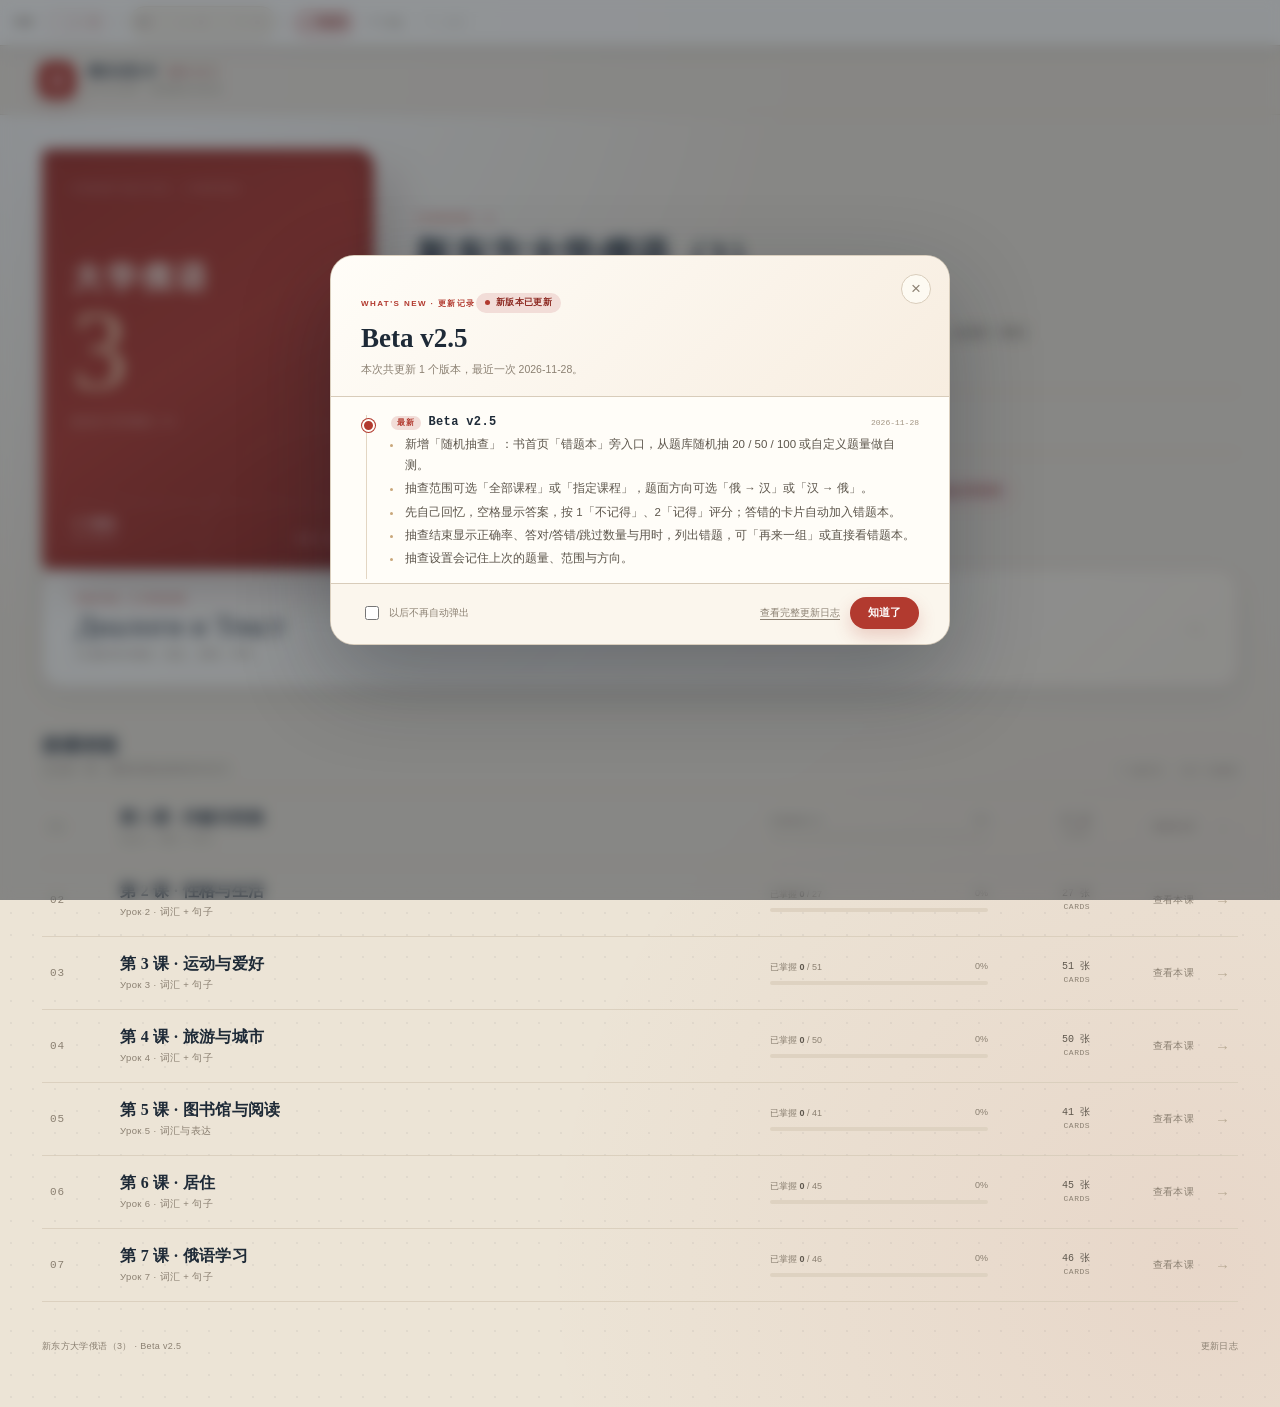
<file: index.html>
<!doctype html>
<html lang="zh-CN">
<head>
<meta charset="utf-8">
<meta name="viewport" content="width=device-width, initial-scale=1">
<meta name="theme-color" content="#eee7db">
<title>俄汉记忆卡 · Beta v2.5</title>
<script>
try {
  if (!location.search && localStorage.getItem('ru-zh-cards-book-default-v1') !== '0') {
    location.replace('book.html');
  }
} catch (e) {}
</script>
<link rel="stylesheet" href="styles.css?v=2.5.0">
<link rel="stylesheet" href="global-search.css">
<link rel="stylesheet" href="sidebar.css">
<link rel="stylesheet" href="version-update.css?v=2.5.0">
<link rel="icon" href="favicon.ico" sizes="any">
<link rel="icon" type="image/svg+xml" href="favicon.svg">
<link rel="apple-touch-icon" href="icons/icon-192.png">
<link rel="manifest" href="manifest.webmanifest">
</head>
<body>
<div class="page">
  <header class="topbar">
    <div class="brand">
      <div class="brand-mark" aria-hidden="true">Я</div>
      <div class="brand-copy">
        <div class="brand-line">
          <h1>俄汉记忆卡</h1>
          <span class="alpha-badge">BETA v2.5</span>
        </div>
        <p>РУССКИЙ · 逐词重音与语法</p>
      </div>
    </div>

    <div class="top-actions">
      <div class="mode-switch" role="tablist" aria-label="学习模式">
        <button type="button" data-mode="both" role="tab" class="active" aria-selected="true">对照</button>
        <button type="button" data-mode="ru" role="tab">俄 → 汉</button>
        <button type="button" data-mode="zh" role="tab">汉 → 俄</button>
      </div>

      <button type="button" class="btn study-btn" id="studyToggle" aria-pressed="false" title="默认显示语法；开启后点击单词才显示该词语法">
        <span class="switch" aria-hidden="true"><span></span></span>
        <span class="study-label">学习模式</span>
      </button>

      <button type="button" class="btn primary" id="importBtn">
        <svg width="14" height="14" viewBox="0 0 24 24" fill="none" aria-hidden="true"><path d="M12 4v11m0 0 4-4m-4 4-4-4M5 19h14" stroke="currentColor" stroke-width="1.8" stroke-linecap="round" stroke-linejoin="round"/></svg>
        导入内容
      </button>
    </div>
  </header>

  <main class="stage">
    <div class="meta-row">
      <div class="meta-left">
        <div class="deck-picker-row">
          <span class="eyebrow" id="deckTag">第 4 课 · 50 张</span>
          <label class="deck-select-wrap">
            <span class="sr-only">选择课程</span>
            <select id="deckSelect"></select>
          </label>
          <span class="plan-mode-badge" id="planModeBadge" hidden>学习计划</span>
          <a class="deck-overview-link" id="overviewLink" href="unit.html">本课全部</a>
          <a class="deck-overview-link" href="plan.html">学习计划</a>
          <button type="button" id="editToggle" hidden aria-pressed="false"></button>
        </div>
        <h2 id="deckTitle">旅游与城市</h2>
      </div>
      <div class="counter" aria-label="卡片进度">
        <span id="currentNum">01</span><span class="counter-slash">/</span><span id="totalNum">50</span>
      </div>
    </div>
    <div class="progress" aria-hidden="true"><span id="progressBar"></span></div>

    <section class="quiz-hud" id="quizHud" hidden>
      <div class="quiz-hud-row">
        <span class="quiz-step" id="quizStep">第 1 / 20 题</span>
        <span class="quiz-score" id="quizScore">✓ 0 · ✗ 0</span>
        <a class="quiz-exit" id="quizExit" href="book.html">退出抽查</a>
      </div>
      <div class="quiz-track" aria-hidden="true"><i id="quizFill"></i></div>
    </section>

    <div class="toolbar" id="toolbar">
      <div class="filter-left">
        <label class="select-wrap">
          <span class="sr-only">按分类筛选</span>
          <select id="categorySelect"></select>
        </label>
        <label class="search-wrap">
          <svg width="15" height="15" viewBox="0 0 24 24" fill="none" aria-hidden="true"><circle cx="11" cy="11" r="6.5" stroke="currentColor" stroke-width="1.7"/><path d="m16 16 4.2 4.2" stroke="currentColor" stroke-width="1.7" stroke-linecap="round"/></svg>
          <input id="searchInput" type="search" placeholder="搜索俄语 / 中文" autocomplete="off" spellcheck="false">
        </label>
        <button type="button" class="deck-overview-link global-search-toggle" data-global-search aria-pressed="false">全书</button>
      </div>
      <div class="filter-right">
        <button type="button" class="filter-btn" id="randomBtn" aria-pressed="false" title="随机打乱当前筛选结果">随机</button>
        <button type="button" class="filter-btn" id="dueBtn" aria-pressed="false" title="只显示今天到期需要复习的卡片">今日复习 <span class="filter-count" id="dueCount">0</span></button>
        <button type="button" class="filter-btn" id="reviewBtn" aria-pressed="false" title="错题本：只显示标记为“需复习”的卡片">错题本 <span class="filter-count" id="reviewCount">0</span></button>
        <span class="summary" id="progressSummary">已掌握 0 · 需复习 0</span>
      </div>
    </div>

    <article class="card" id="card" aria-live="polite">
      <div class="card-top">
        <span class="card-tag" id="cardTag">交通</span>
        <span class="card-source" id="cardSource" hidden></span>
        <div class="card-top-right">
          <button type="button" class="mini-btn" id="sourceBtn">来源</button>
          <button type="button" class="mini-btn" id="gapBtn" aria-pressed="false">挖空</button>
          <button type="button" class="mini-btn" id="editCardBtn">编辑</button>
          <button type="button" class="mini-btn" id="rehideBtn" hidden>隐藏答案</button>
          <span class="card-index" id="cardIndex">CARD 01</span>
        </div>
      </div>
      <div class="card-body" id="cardBody"></div>
      <div class="quiz-footer" id="quizFooter" hidden></div>
    </article>

    <nav class="pager" aria-label="翻页">
      <button type="button" class="nav-btn" id="prevBtn"><span class="arrow">←</span><span class="nav-label">上一页</span></button>
      <div class="page-jump">
        <label for="jumpInput" class="sr-only">跳到第几张</label>
        <input id="jumpInput" type="number" min="1" max="50" value="1" inputmode="numeric">
        <span class="page-total">/ <span id="jumpTotal">50</span></span>
      </div>
      <button type="button" class="nav-btn" id="nextBtn"><span class="nav-label">下一页</span><span class="arrow">→</span></button>
    </nav>

    <div class="hint-row">
      <p>← → 翻页 · 空格显示答案 · 学习模式下点击单词看语法</p>
      <p class="legend"><span class="legend-accent">а́</span> 重音 · <span class="legend-rule"></span> 逐词语法</p>
    </div>
  </main>
</div>

<div class="modal" id="importModal" hidden>
  <div class="modal-backdrop" data-close-modal></div>
  <section class="modal-panel" role="dialog" aria-modal="true" aria-labelledby="importTitle">
    <header class="modal-head">
      <div>
        <span class="eyebrow">IMPORT</span>
        <h2 id="importTitle">导入新内容</h2>
        <p class="modal-sub">支持表格粘贴、JSON 和文件导入。导入后可继续用翻页背诵。</p>
      </div>
      <button type="button" class="icon-btn" id="closeModal" aria-label="关闭导入窗口">×</button>
    </header>

    <div class="tabs" role="tablist" aria-label="导入格式">
      <button type="button" class="tab active" data-tab="table" role="tab" aria-selected="true">表格粘贴</button>
      <button type="button" class="tab" data-tab="json" role="tab" aria-selected="false">JSON</button>
      <button type="button" class="tab" data-tab="file" role="tab" aria-selected="false">文件</button>
    </div>

    <div class="tab-panel active" data-panel="table">
      <p class="help">每行一张卡片，用 <kbd>Tab</kbd> 分隔：<b>俄语</b> → <b>中文</b> → <b>逐词语法</b>（可选）。</p>
      <textarea id="tableInput" spellcheck="false" placeholder="высокоскоростн[о]й п[о]езд	高铁	形容词 · 阳性单数 · 主格|名词 · 阳性单数 · 主格"></textarea>
      <details class="format-help">
        <summary>查看格式说明</summary>
        <div class="format-body">
          <p><b>重音：</b>用方括号标出重音元音，例如 <code>чит[а]ет</code>；<code>ё</code> 自动视为重音。</p>
          <p><b>语法：</b>用 <code>|</code> 分隔不同单词，用 <code>/</code> 分隔同一个词的多个标签。标签数量应与俄语单词数量一致。</p>
          <p><b>示例：</b></p>
          <pre>сал[о]н красот[ы]	美容院	名词 · 阳性单数 · 主格|名词 · 阴性单数 · 属格</pre>
        </div>
      </details>
    </div>

    <div class="tab-panel" data-panel="json">
      <p class="help">可以粘贴卡片数组，或带 <code>title</code> / <code>cards</code> 的对象。推荐直接导出当前卡片作为模板。</p>
      <textarea id="jsonInput" spellcheck="false" placeholder='{"title":"我的卡片","cards":[{"ru":"чит[а]ть","zh":"读","tag":"动词","grammar":["动词 · 未完成体 · 不定式"]}]}'></textarea>
      <details class="format-help">
        <summary>查看 JSON 字段</summary>
        <div class="format-body">
          <p><code>ru</code> 俄语，<code>zh</code> 中文，<code>tag</code> 分类，<code>note</code> 提示，<code>grammar</code> 逐词语法数组。</p>
          <p>也可以写 <code>words</code> 数组，每项包含 <code>text</code>、<code>stress</code>、<code>grammar</code>、<code>punct</code>。</p>
        </div>
      </details>
    </div>

    <div class="tab-panel" data-panel="file">
      <label class="drop-zone" id="dropZone" for="fileInput">
        <span class="drop-icon">↓</span>
        <strong>选择文件，或拖到这里</strong>
        <span>支持 .json / .txt / .tsv；JSON 按 JSON 解析，其余按表格解析</span>
        <input id="fileInput" type="file" accept=".json,.txt,.tsv,application/json,text/plain" hidden>
      </label>
      <p class="file-name" id="fileName">尚未选择文件</p>
    </div>

    <div class="import-options">
      <label><input type="radio" name="importMode" value="append" checked> 追加到当前课程</label>
      <label><input type="radio" name="importMode" value="replace"> 替换当前课程</label>
      <label><input type="radio" name="importMode" value="new"> 新建课程</label>
    </div>
    <label class="new-deck-field" id="newDeckField" hidden>
      <span>新课程名称</span>
      <input type="text" id="newDeckTitle" placeholder="例如：第 1 课 · 外貌与性格">
    </label>

    <div class="import-validation" id="importValidation" hidden></div>
    <div class="import-error" id="importError" hidden></div>

    <footer class="modal-foot">
      <div class="foot-left">
        <button type="button" class="text-btn" id="resetBtn">恢复内置词表</button>
        <button type="button" class="text-btn" id="renameDeckBtn">重命名课程</button>
        <button type="button" class="text-btn" id="deleteDeckBtn">删除当前课程</button>
        <button type="button" class="text-btn" id="clearProgressBtn">清除全部进度</button>
        <button type="button" class="text-btn" id="backupBtn">导出备份</button>
        <button type="button" class="text-btn" id="restoreBackupBtn">恢复备份</button>
        <input type="file" id="backupFileInput" accept=".json,application/json" hidden>
        <button type="button" class="text-btn" id="exportBtn">导出当前课程</button>
        <button type="button" class="text-btn" id="templateBtn">下载表格模板</button>
      </div>
      <div class="foot-right">
        <button type="button" class="btn ghost" id="validateImportBtn">校验</button>
        <button type="button" class="btn ghost" data-close-modal>取消</button>
        <button type="button" class="btn primary" id="importConfirm">导入</button>
      </div>
    </footer>
  </section>
</div>

<div class="modal" id="editModal" hidden>
  <div class="modal-backdrop" data-close-edit></div>
  <section class="modal-panel edit-panel" role="dialog" aria-modal="true" aria-labelledby="editTitle">
    <header class="modal-head">
      <div>
        <span class="eyebrow">EDIT</span>
        <h2 id="editTitle">编辑当前卡片</h2>
        <p class="modal-sub">修改俄语、中文、分类、逐词语法和提示。</p>
      </div>
      <button type="button" class="icon-btn" id="closeEditModal" aria-label="关闭编辑窗口">×</button>
    </header>

    <div class="edit-grid">
      <label class="field full">
        <span>俄语（用 [ ] 标重音，例如 чит[а]ет）</span>
        <textarea id="editRu" spellcheck="false"></textarea>
      </label>
      <label class="field full">
        <span>中文</span>
        <textarea id="editZh" spellcheck="false"></textarea>
      </label>
      <label class="field">
        <span>分类</span>
        <input type="text" id="editTag" placeholder="例如：交通 / 亲情">
      </label>
      <label class="field full">
        <span>逐词语法（每行一个词：单词=标签1/标签2）</span>
        <textarea id="editGrammar" spellcheck="false"></textarea>
      </label>
      <label class="field full">
        <span>语法提示（可留空）</span>
        <textarea id="editNote" spellcheck="false"></textarea>
      </label>
    </div>

    <div class="import-error" id="editError" hidden></div>

    <footer class="modal-foot">
      <div class="foot-left"><span class="edit-hint">保存后会写回当前课程；学习进度会跟随卡片内容迁移。</span></div>
      <div class="foot-right">
        <button type="button" class="btn ghost" data-close-edit>取消</button>
        <button type="button" class="btn primary" id="saveCardBtn">保存修改</button>
      </div>
    </footer>
  </section>
</div>

<div class="modal" id="sourceModal" hidden>
  <div class="modal-backdrop" data-close-source></div>
  <section class="modal-panel source-panel" role="dialog" aria-modal="true" aria-labelledby="sourceTitle">
    <header class="modal-head">
      <div>
        <span class="eyebrow">SOURCE</span>
        <h2 id="sourceTitle">来源</h2>
        <p class="modal-sub" id="sourceSub">原课文 / 对话出处</p>
      </div>
      <button type="button" class="icon-btn" id="closeSourceModal" aria-label="关闭来源窗口">×</button>
    </header>
    <div class="source-list" id="sourceList"></div>
    <footer class="modal-foot">
      <div class="foot-left"><a class="text-btn" href="sources.html?v=2.5.0">全局来源查询</a></div>
      <div class="foot-right"><button type="button" class="btn ghost" data-close-source>关闭</button></div>
    </footer>
  </section>
</div>

<div class="toast" id="toast" role="status" aria-live="polite"></div>
<noscript><div class="noscript">请启用 JavaScript 后使用本程序。</div></noscript>

<script src="data/deck.js"></script>
<script src="data/lesson1.js"></script>
<script src="data/lesson2.js"></script>
<script src="data/lesson3.js"></script>
<script src="data/lesson5.js"></script>
<script src="data/lesson6.js"></script>
<script src="data/lesson7.js"></script>
<script src="data/decks-source.js"></script>
<script src="data/sources.js?v=2.5.0"></script>
<script src="data/lemmas.js?v=2.5.0"></script>
<script src="app.js?v=2.5.0"></script>
<script src="global-search.js"></script>
<script src="sidebar.js?v=2.5.0"></script>
<script src="data/versions.js?v=2.5.0"></script>
<script src="version-update.js?v=2.5.0"></script>
<script src="pwa.js?v=2.5.0"></script>
</body>
</html>
</file>
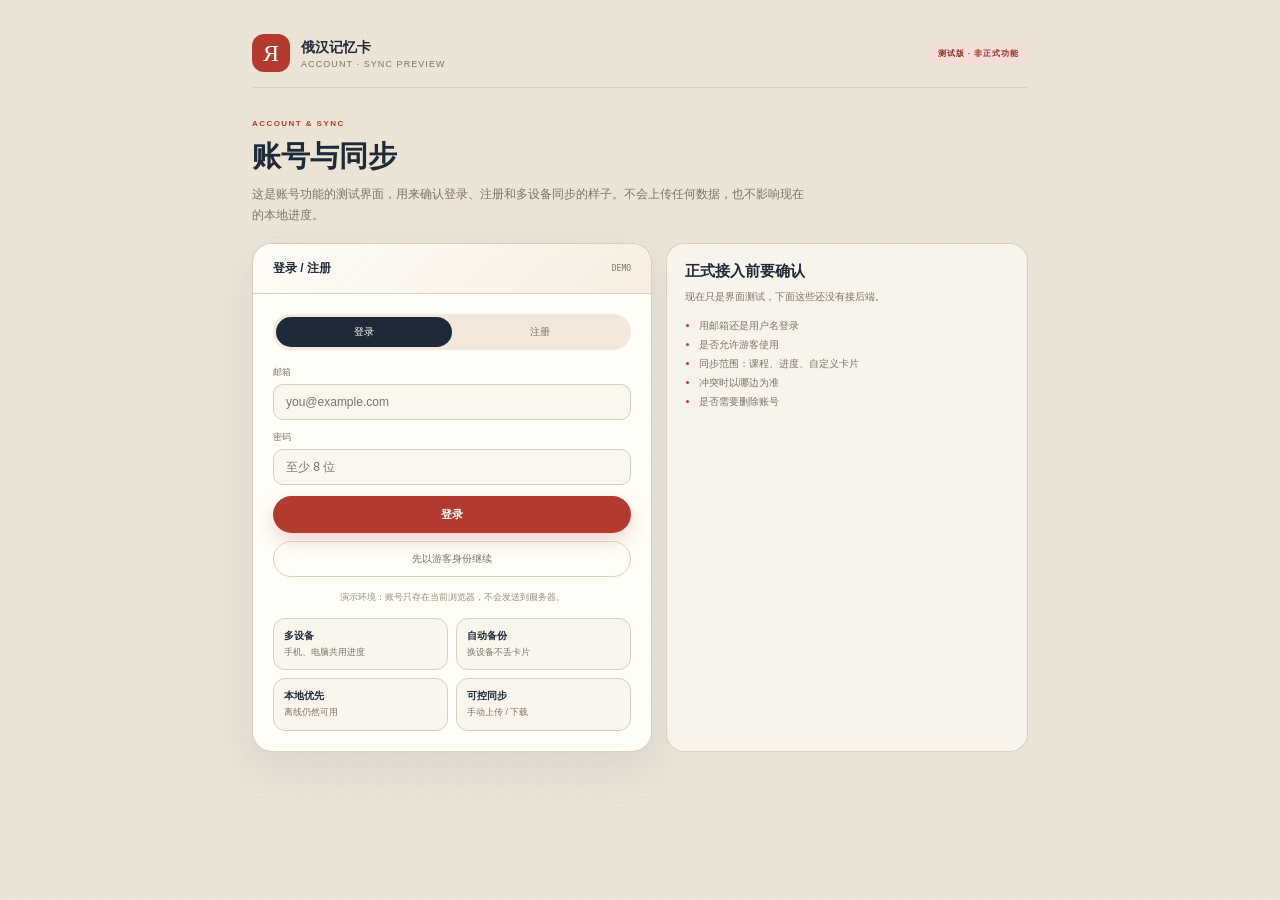
<file: account-demo.html>
<!doctype html>
<html lang="zh-CN">
<head>
<meta charset="utf-8">
<meta name="viewport" content="width=device-width, initial-scale=1">
<title>账号与同步 · 测试版</title>
<style>
:root{--bg:#ece4d7;--paper:#fffdf8;--ink:#1f2a38;--muted:#7d7367;--line:#d8cdbb;--accent:#b23a2f;--accent-deep:#8f2b23;--accent-soft:#f3ded9;--zh:"Noto Serif SC","Source Han Serif SC","Songti SC",SimSun,serif;--sans:"Segoe UI","PingFang SC","Microsoft YaHei",sans-serif;--mono:"Cascadia Mono",Consolas,monospace}
*{box-sizing:border-box}body{margin:0;background:var(--bg);color:var(--ink);font-family:var(--sans);min-height:100vh}body::before{content:"";position:fixed;inset:0;pointer-events:none;opacity:.3;background-image:radial-gradient(rgba(93,74,52,.18) .55px,transparent .7px);background-size:5px 5px}
.demo{position:relative;max-width:820px;margin:0 auto;padding:34px 22px 70px}.top{display:flex;align-items:center;justify-content:space-between;gap:16px;border-bottom:1px solid rgba(216,205,187,.8);padding-bottom:15px}.brand{display:flex;align-items:center;gap:11px}.mark{width:38px;height:38px;border-radius:12px;background:var(--accent);color:#fff;display:grid;place-items:center;font-family:Georgia,serif;font-size:24px}.brand strong{font-size:14px}.brand span{display:block;color:var(--muted);font-size:9px;letter-spacing:.12em;margin-top:2px}.demo-tag{font-size:8px;font-weight:800;letter-spacing:.12em;color:var(--accent-deep);background:var(--accent-soft);border-radius:99px;padding:5px 9px}
.hero{margin:24px 0 18px}.eyebrow{color:var(--accent);font-size:8px;font-weight:800;letter-spacing:.18em}.hero h1{font-family:var(--zh);font-size:29px;margin:7px 0 0;font-weight:600}.hero p{color:var(--muted);font-size:11.5px;line-height:1.8;margin:7px 0 0;max-width:560px}
.card{background:var(--paper);border:1px solid rgba(216,205,187,.95);border-radius:20px;box-shadow:0 18px 44px rgba(31,42,56,.08);overflow:hidden}.card-head{display:flex;align-items:center;justify-content:space-between;gap:12px;padding:16px 20px;border-bottom:1px solid var(--line);background:linear-gradient(135deg,#fffdf8,#f7ede0)}.card-head strong{font-size:12px}.card-head span{font-family:var(--mono);font-size:8px;color:var(--muted)}
.card-body{padding:20px}.tabs{display:flex;background:#f2e9dc;border-radius:999px;padding:3px;margin-bottom:16px}.tabs button{flex:1;border:0;background:transparent;border-radius:999px;padding:8px;font-size:10px;color:var(--muted);cursor:pointer}.tabs button.active{background:var(--ink);color:#fff}
.field{display:flex;flex-direction:column;gap:5px;margin-bottom:11px}.field label{font-size:9px;color:var(--muted);letter-spacing:.03em}.field input{border:1px solid var(--line);border-radius:10px;background:#fbf7ef;padding:10px 12px;font-size:12px;color:var(--ink);outline:none}.field input:focus{border-color:#c9978d;box-shadow:0 0 0 3px rgba(178,58,47,.08)}
.primary{width:100%;border:0;border-radius:999px;background:var(--accent);color:#fff;padding:11px;font-size:11px;font-weight:700;cursor:pointer;box-shadow:0 8px 18px rgba(178,58,47,.2)}.primary:hover{background:var(--accent-deep)}.ghost{width:100%;border:1px solid var(--line);border-radius:999px;background:transparent;color:var(--muted);padding:10px;font-size:10px;cursor:pointer;margin-top:8px}
.mock-note{margin-top:13px;font-size:9px;line-height:1.7;color:#9a8c7b;text-align:center}
.profile{display:none}.profile.show{display:block}.profile-top{display:flex;align-items:center;gap:11px;margin-bottom:16px}.avatar{width:38px;height:38px;border-radius:50%;background:var(--accent-soft);color:var(--accent-deep);display:grid;place-items:center;font-weight:800}.profile-name{font-size:12px;font-weight:700}.profile-mail{font-size:9px;color:var(--muted)}.status{display:flex;align-items:center;gap:7px;padding:10px 12px;border-radius:10px;background:#e9f1e7;color:#386743;font-size:9.5px;margin-bottom:12px}.status::before{content:"";width:6px;height:6px;border-radius:50%;background:#4a8a5d}.sync-list{display:flex;flex-direction:column;gap:7px;margin-bottom:14px}.sync-row{display:flex;justify-content:space-between;border-bottom:1px dashed var(--line);padding:7px 0;font-size:10px;color:#5b5348}.sync-row span:last-child{color:var(--muted);font-family:var(--mono);font-size:8px}
.feature-grid{display:grid;grid-template-columns:1fr 1fr;gap:8px;margin-top:12px}.feature{border:1px solid var(--line);border-radius:12px;padding:10px;background:#fbf6ed}.feature b{display:block;font-size:10px}.feature span{display:block;color:var(--muted);font-size:8.5px;line-height:1.6;margin-top:3px}
.split{display:grid;grid-template-columns:1.05fr .95fr;gap:14px}.side{background:rgba(255,253,248,.62);border:1px solid rgba(216,205,187,.9);border-radius:18px;padding:18px}.side h3{font-family:var(--zh);font-size:15px;margin:0 0 7px}.side p{color:var(--muted);font-size:10px;line-height:1.8;margin:0}.side ul{padding-left:14px;color:var(--muted);font-size:10px;line-height:1.9}.side li::marker{color:var(--accent)}
@media(max-width:680px){.demo{padding:22px 15px 45px}.hero h1{font-size:25px}.split{grid-template-columns:1fr}.side{order:2}.card-body{padding:16px}.feature-grid{grid-template-columns:1fr}}
</style>
</head>
<body>
<main class="demo">
  <div class="top"><div class="brand"><div class="mark">Я</div><div><strong>俄汉记忆卡</strong><span>ACCOUNT · SYNC PREVIEW</span></div></div><span class="demo-tag">测试版 · 非正式功能</span></div>
  <section class="hero"><span class="eyebrow">ACCOUNT &amp; SYNC</span><h1>账号与同步</h1><p>这是账号功能的测试界面，用来确认登录、注册和多设备同步的样子。不会上传任何数据，也不影响现在的本地进度。</p></section>
  <div class="split">
    <section class="card">
      <div class="card-head"><strong>登录 / 注册</strong><span>DEMO</span></div>
      <div class="card-body">
        <div id="authView">
          <div class="tabs"><button class="active" data-auth="login">登录</button><button data-auth="register">注册</button></div>
          <div class="field"><label>邮箱</label><input id="email" type="email" placeholder="you@example.com" autocomplete="email"></div>
          <div class="field"><label>密码</label><input id="password" type="password" placeholder="至少 8 位" autocomplete="current-password"></div>
          <button class="primary" id="submitAuth">登录</button>
          <button class="ghost" id="guestBtn">先以游客身份继续</button>
          <p class="mock-note">演示环境：账号只存在当前浏览器，不会发送到服务器。</p>
        </div>
        <div class="profile" id="profileView">
          <div class="profile-top"><div class="avatar" id="avatar">你</div><div><div class="profile-name" id="profileName">测试用户</div><div class="profile-mail" id="profileMail">demo@example.com</div></div></div>
          <div class="status">已登录 · 同步已开启（测试模式）</div>
          <div class="sync-list"><div class="sync-row"><span>课程与卡片</span><span>已同步</span></div><div class="sync-row"><span>学习进度</span><span>已同步</span></div><div class="sync-row"><span>自定义卡片</span><span>已同步</span></div><div class="sync-row"><span>上次同步</span><span>刚刚</span></div></div>
          <button class="primary" id="syncBtn">立即同步</button>
          <button class="ghost" id="logoutBtn">退出登录</button>
        </div>
        <div class="feature-grid"><div class="feature"><b>多设备</b><span>手机、电脑共用进度</span></div><div class="feature"><b>自动备份</b><span>换设备不丢卡片</span></div><div class="feature"><b>本地优先</b><span>离线仍然可用</span></div><div class="feature"><b>可控同步</b><span>手动上传 / 下载</span></div></div>
      </div>
    </section>
    <aside class="side"><h3>正式接入前要确认</h3><p>现在只是界面测试，下面这些还没有接后端。</p><ul><li>用邮箱还是用户名登录</li><li>是否允许游客使用</li><li>同步范围：课程、进度、自定义卡片</li><li>冲突时以哪边为准</li><li>是否需要删除账号</li></ul></aside>
  </div>
</main>
<script>
  var mode='login';
  var authView=document.getElementById('authView');
  var profileView=document.getElementById('profileView');
  var submit=document.getElementById('submitAuth');
  function setMode(next){
    mode=next;
    document.querySelectorAll('[data-auth]').forEach(function(b){b.classList.toggle('active',b.getAttribute('data-auth')===mode);});
    submit.textContent=mode==='login'?'登录':'注册';
  }
  document.querySelectorAll('[data-auth]').forEach(function(b){b.addEventListener('click',function(){setMode(b.getAttribute('data-auth'));});});
  submit.addEventListener('click',function(){
    var email=document.getElementById('email').value.trim()||'demo@example.com';
    document.getElementById('profileName').textContent=mode==='login'?'测试用户':'新用户';
    document.getElementById('profileMail').textContent=email;
    document.getElementById('avatar').textContent=email.slice(0,1).toUpperCase();
    authView.style.display='none';profileView.classList.add('show');
  });
  document.getElementById('guestBtn').addEventListener('click',function(){
    document.getElementById('profileName').textContent='游客';
    document.getElementById('profileMail').textContent='本地模式 · 不同步';
    document.getElementById('avatar').textContent='游';
    authView.style.display='none';profileView.classList.add('show');
  });
  document.getElementById('syncBtn').addEventListener('click',function(){
    this.textContent='同步中…';
    var btn=this;
    setTimeout(function(){btn.textContent='已同步';},700);
  });
  document.getElementById('logoutBtn').addEventListener('click',function(){
    profileView.classList.remove('show');authView.style.display='block';setMode('login');
  });
</script>
</body>
</html>
</file>
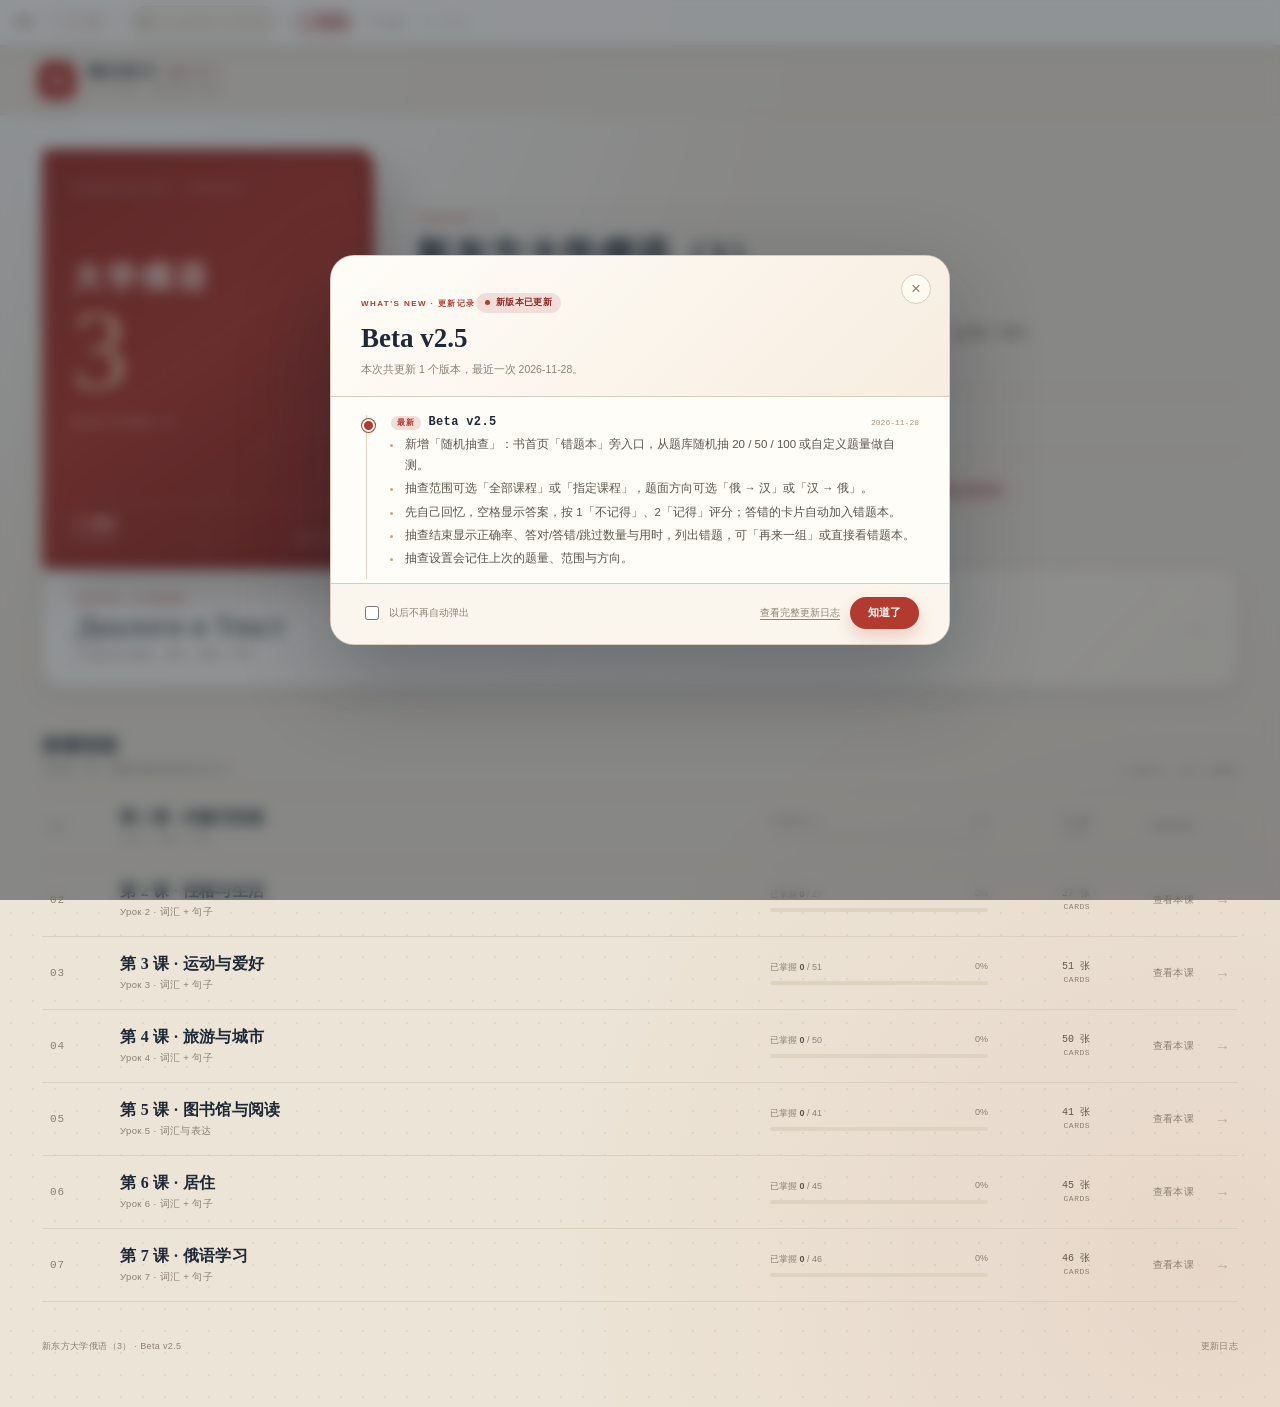
<file: book.html>
<!doctype html>
<html lang="zh-CN">
<head>
<meta charset="utf-8">
<meta name="viewport" content="width=device-width, initial-scale=1">
<title>书首页 · 俄汉记忆卡</title>
<style>
:root{
  --bg:#ece4d6;--paper:#fffdf8;--ink:#1e2a37;--soft:#5e574d;--muted:#8b8072;--line:#d8ccba;
  --accent:#b23a2f;--accent-deep:#8d2a22;--accent-soft:#f2ddd8;--gold:#b68a4d;
  --ru:"Times New Roman",Cambria,"Liberation Serif",serif;
  --zh:"Noto Serif SC","Source Han Serif SC","Songti SC",STSong,SimSun,serif;
  --sans:"Segoe UI","PingFang SC","Microsoft YaHei",sans-serif;
  --mono:"Cascadia Mono",Consolas,monospace;
}
*{box-sizing:border-box}
body{margin:0;color:var(--ink);font-family:var(--sans);overflow-x:hidden;background-color:var(--bg);background-image:radial-gradient(circle at 12% 0%,rgba(255,255,255,.92),transparent 36%),radial-gradient(circle at 94% 90%,rgba(178,58,47,.08),transparent 38%),radial-gradient(rgba(30,42,55,.055) 1px,transparent 1px);background-size:auto,auto,22px 22px;}
button,input{font:inherit}
a{color:inherit}
.topbar{display:flex;align-items:center;justify-content:space-between;gap:20px;padding:15px 38px;border-bottom:1px solid rgba(216,204,186,.75);background:rgba(236,228,214,.86);backdrop-filter:blur(12px);position:sticky;top:0;z-index:10;}
.brand{display:flex;align-items:center;gap:11px}
.brand-mark{width:38px;height:38px;border-radius:12px;background:var(--accent);color:#fff;display:grid;place-items:center;font-family:var(--ru);font-size:24px;box-shadow:0 8px 18px rgba(141,42,34,.2)}
.brand-name{font-size:14px;font-weight:700;line-height:1.1}
.brand-sub{margin-top:4px;color:var(--muted);font-size:9px;letter-spacing:.15em;text-transform:uppercase}
.brand-version{margin-left:2px;padding:1px 5px;border:1px solid #d9b6ad;border-radius:4px;color:var(--accent-deep);font-family:var(--mono);font-size:8px;letter-spacing:.04em;vertical-align:2px}
.top-actions{display:flex;align-items:center;gap:9px}
.ghost-btn{border:1px solid var(--line);border-radius:999px;background:rgba(255,253,248,.65);color:var(--soft);padding:8px 13px;font-size:10.5px;font-weight:600;cursor:pointer;text-decoration:none;display:inline-flex;align-items:center;justify-content:center}
.ghost-btn:hover{background:var(--paper)}
.review-btn .review-count{display:inline-flex;align-items:center;justify-content:center;min-width:18px;height:18px;margin-left:7px;padding:0 5px;border-radius:999px;background:var(--accent-soft);color:var(--accent-deep);font-size:10px;font-weight:700}
.review-btn.is-empty{opacity:.62}
.review-btn.is-empty .review-count{background:#efe7da;color:#9a8c7b}
.primary-btn{border:1px solid var(--accent);border-radius:999px;background:var(--accent);color:#fff;padding:9px 15px;font-size:10.5px;font-weight:700;cursor:pointer;box-shadow:0 8px 18px rgba(178,58,47,.18);text-decoration:none;display:inline-flex;align-items:center;justify-content:center}
.primary-btn:hover{background:var(--accent-deep)}
.page{max-width:1440px;margin:0 auto;padding:34px 42px 54px}
.book-hero{display:grid;grid-template-columns:332px minmax(0,1fr);gap:42px;align-items:center}
.cover{position:relative;height:420px;border-radius:7px 18px 18px 7px;background:linear-gradient(145deg,#9f3027 0%,#b23a2f 48%,#8a261f 100%);box-shadow:18px 24px 44px rgba(76,37,28,.22),inset -10px 0 20px rgba(0,0,0,.13);padding:34px 30px 28px;color:#f8eee2;overflow:hidden}
.cover::before{content:"";position:absolute;left:9px;top:0;bottom:0;width:1px;background:rgba(255,255,255,.25)}
.cover::after{content:"";position:absolute;right:-70px;bottom:-100px;width:240px;height:240px;border:1px solid rgba(255,255,255,.16);border-radius:50%}
.cover-kicker{font-size:9px;letter-spacing:.24em;color:rgba(255,255,255,.65)}
.cover-title{margin:64px 0 0;font-family:var(--zh);font-size:31px;font-weight:600;letter-spacing:.12em;line-height:1.35}
.cover-num{margin-top:6px;font-family:var(--ru);font-size:112px;line-height:.82;color:#f1c9a7;opacity:.92}
.cover-edition{margin-top:18px;font-size:10px;letter-spacing:.16em;color:rgba(255,255,255,.72)}
.cover-foot{position:absolute;left:30px;right:28px;bottom:25px;display:flex;justify-content:space-between;align-items:flex-end;border-top:1px solid rgba(255,255,255,.2);padding-top:12px;font-size:9px;color:rgba(255,255,255,.7)}
.cover-foot strong{display:block;font-weight:600;color:#fff;font-size:11px;letter-spacing:.05em}
.book-copy{padding-top:4px;min-width:0}
.eyebrow{color:var(--accent);font-size:9.5px;font-weight:800;letter-spacing:.18em;text-transform:uppercase}
.book-copy h1{margin:9px 0 0;font-family:var(--zh);font-size:35px;font-weight:600;letter-spacing:.045em}
.book-copy .ru-line{margin:6px 0 0;font-family:var(--ru);color:var(--soft);font-size:15px;letter-spacing:.03em}
.book-desc{margin:18px 0 0;max-width:620px;color:var(--soft);font-size:12.5px;line-height:1.85;overflow-wrap:anywhere}
.book-stats{display:flex;align-items:center;gap:22px;margin-top:22px;padding:13px 0;border-top:1px solid var(--line);border-bottom:1px solid var(--line)}
.stat{display:flex;flex-direction:column;gap:3px}
.stat b{font-family:var(--mono);font-size:17px;font-weight:500}
.stat span{color:var(--muted);font-size:9px;letter-spacing:.07em}
.stat-sep{width:1px;height:24px;background:var(--line)}
.book-actions{display:flex;align-items:center;gap:12px;flex-wrap:wrap;margin-top:20px}
.text-module{display:flex;align-items:center;justify-content:space-between;gap:24px;max-width:1260px;margin:0 auto 46px;padding:24px 32px;border:1px solid rgba(216,205,187,.9);border-radius:20px;background:linear-gradient(135deg,rgba(255,253,248,.95),rgba(246,237,223,.9));text-decoration:none;color:inherit;box-shadow:0 10px 28px rgba(31,42,56,.06)}
.text-module:hover{border-color:#c9b7a0;box-shadow:0 16px 36px rgba(31,42,56,.1)}
.text-module-copy{display:flex;flex-direction:column;gap:5px}
.text-module-kicker{color:var(--accent);font-size:9px;font-weight:800;letter-spacing:.14em}
.text-module-title{font-family:var(--ru);font-size:30px;line-height:1.1;color:var(--ink)}
.text-module-desc{color:var(--muted);font-size:11px}
.text-module-arrow{color:#b9ab96;font-size:24px}
@media(max-width:700px){.text-module{margin:0 16px 32px;padding:20px 18px}.text-module-title{font-size:24px}}
.default-toggle{display:inline-flex;align-items:center;gap:8px;border:1px solid var(--line);border-radius:999px;background:rgba(255,253,248,.6);color:var(--soft);padding:8px 11px;font-size:10.5px;font-weight:600;cursor:pointer}
.default-toggle .switch{width:24px;height:13px;border-radius:999px;background:#cabda9;position:relative;transition:.18s}
.default-toggle .switch::after{content:"";position:absolute;left:2px;top:2px;width:9px;height:9px;border-radius:50%;background:#fff;transition:.18s}
.default-toggle[aria-pressed="true"]{color:var(--accent-deep);border-color:#dfb7ae;background:rgba(242,221,216,.55)}
.default-toggle[aria-pressed="true"] .switch{background:var(--accent)}
.default-toggle[aria-pressed="true"] .switch::after{transform:translateX(11px)}
.unit-section{margin-top:46px}
.section-head{display:flex;align-items:flex-end;justify-content:space-between;gap:16px;margin-bottom:13px}
.section-head h2{margin:0;font-family:var(--zh);font-size:19px;font-weight:600}
.section-head p{margin:4px 0 0;color:var(--muted);font-size:10.5px}
.section-count{font-family:var(--mono);color:var(--muted);font-size:10.5px}
.unit-list{border-top:1px solid var(--line)}
.unit-row{display:grid;grid-template-columns:54px minmax(0,1fr) 218px 86px 88px 20px;gap:16px;align-items:center;padding:17px 8px;border-bottom:1px solid rgba(216,204,186,.8);text-decoration:none;transition:background .16s,padding .16s}
.unit-row:hover{background:rgba(255,253,248,.55);padding-left:14px;padding-right:14px}
.unit-no{font-family:var(--mono);font-size:11px;color:var(--muted);letter-spacing:.08em}
.unit-title{display:block;font-family:var(--zh);font-size:16px;font-weight:600;letter-spacing:.02em}
.unit-sub{display:block;margin-top:4px;color:var(--muted);font-size:9.5px;letter-spacing:.04em}
.unit-progress{display:flex;flex-direction:column;gap:7px}
.unit-progress-line{display:flex;justify-content:space-between;color:var(--muted);font-size:9px}
.unit-progress-line b{color:var(--soft);font-weight:600}
.bar{height:4px;border-radius:99px;background:#ded2c1;overflow:hidden}
.bar span{display:block;height:100%;border-radius:99px;background:linear-gradient(90deg,var(--accent),#ce7a5f)}
.unit-count{text-align:right;font-family:var(--mono);font-size:10px;color:var(--soft);line-height:1.4}
.unit-count span{display:block;color:var(--muted);font-size:8px;letter-spacing:.06em}
.unit-arrow{font-size:15px;color:#b9ab96;text-align:right}
.unit-open{font-size:9.5px;color:var(--muted);text-align:right;letter-spacing:.03em;white-space:nowrap}
.foot{margin-top:38px;display:flex;justify-content:space-between;gap:20px;color:var(--muted);font-size:9px;letter-spacing:.04em}
.foot a{text-decoration:none}
.foot a:hover{color:var(--accent)}
/* random quiz sheet */
.quiz-overlay{position:fixed;inset:0;z-index:60;display:grid;place-items:center;padding:20px}
.quiz-overlay[hidden]{display:none}
.quiz-backdrop{position:absolute;inset:0;background:rgba(31,42,56,.34);backdrop-filter:blur(3px)}
.quiz-sheet{position:relative;width:min(560px,100%);max-height:calc(100vh - 40px);overflow:auto;background:var(--paper);border:1px solid var(--line);border-radius:18px;box-shadow:0 30px 70px rgba(31,42,56,.28)}
.quiz-sheet-head{display:flex;justify-content:space-between;gap:16px;padding:20px 22px 14px;border-bottom:1px solid var(--line-soft)}
.quiz-sheet-head h2{margin:5px 0 4px;font-family:var(--zh);font-size:21px;font-weight:600}
.quiz-sheet-head p{margin:0;max-width:400px;color:var(--muted);font-size:11.5px;line-height:1.7}
.quiz-close{border:0;background:transparent;color:var(--muted);font-size:22px;line-height:1;padding:2px 6px;cursor:pointer}
.quiz-close:hover{color:var(--accent)}
.quiz-sheet-body{padding:16px 22px 8px;display:grid;gap:16px}
.quiz-field-label{display:flex;justify-content:space-between;align-items:baseline;margin-bottom:8px;font-size:11.5px;font-weight:700;color:var(--soft)}
.quiz-field-label em{font-style:normal;font-weight:400;color:var(--muted);font-size:10.5px}
.quiz-choice-grid{display:grid;grid-template-columns:repeat(4,1fr);gap:8px}
.quiz-choice{border:1px solid var(--line);background:var(--paper);border-radius:12px;padding:10px 4px;text-align:center;cursor:pointer;color:var(--soft)}
.quiz-choice b{display:block;font-family:var(--ru);font-size:21px;font-weight:400;line-height:1.2}
.quiz-choice small{font-size:10px;color:var(--muted)}
.quiz-choice:hover{border-color:#c9b7a0}
.quiz-choice.on{border:2px solid var(--accent);background:#fdf3f0;color:var(--accent-deep)}
.quiz-choice.on small{color:var(--accent-deep)}
.quiz-choice.custom b{font-family:var(--sans);font-size:12.5px;font-weight:700;padding:5px 0 2px}
.quiz-custom-row,.quiz-deck-row{display:flex;align-items:center;gap:8px;margin-top:9px;font-size:11.5px;color:var(--soft)}
.quiz-custom-row[hidden],.quiz-deck-row[hidden]{display:none}
.quiz-custom-row input,.quiz-deck-row select{border:1px solid var(--line);border-radius:8px;background:var(--paper);padding:6px 8px;font-size:11.5px;color:var(--ink)}
.quiz-custom-row input{width:76px;text-align:center}
.quiz-seg{display:inline-flex;border:1px solid var(--line);border-radius:999px;overflow:hidden;background:var(--paper)}
.quiz-seg button{border:0;background:transparent;padding:7px 14px;font-size:11.5px;color:var(--muted);cursor:pointer}
.quiz-seg button.on{background:var(--ink);color:#fffdf8;font-weight:600}
.quiz-sheet-foot{display:flex;align-items:center;justify-content:space-between;gap:12px;padding:14px 22px 18px;border-top:1px solid var(--line-soft);background:rgba(251,246,236,.7)}
.quiz-pool{font-size:10.5px;color:var(--muted)}
.quiz-pool b{color:var(--soft)}
@media (max-width:640px){.quiz-choice-grid{grid-template-columns:repeat(2,1fr)}}
/* unit detail overlay */
.unit-overlay{position:fixed;inset:0;z-index:40;background:var(--bg);overflow-y:auto;display:none}
.unit-overlay.open{display:block}
.overlay-head{position:sticky;top:0;z-index:2;display:flex;align-items:center;justify-content:space-between;gap:18px;padding:14px 38px;background:rgba(236,228,214,.92);backdrop-filter:blur(12px);border-bottom:1px solid var(--line)}
.breadcrumb{display:flex;align-items:center;gap:9px;color:var(--muted);font-size:10.5px}
.breadcrumb button{border:0;background:none;color:var(--accent-deep);font-weight:600;cursor:pointer;padding:0}
.overlay-body{max-width:1240px;margin:0 auto;padding:30px 38px 60px}
.overlay-title-row{display:flex;align-items:flex-end;justify-content:space-between;gap:20px}
.overlay-title-row h2{margin:6px 0 0;font-family:var(--zh);font-size:27px;font-weight:600}
.overlay-title-row p{margin:5px 0 0;color:var(--muted);font-size:10.5px}
.overlay-actions{display:flex;gap:9px;flex-wrap:wrap}
.unit-search{display:flex;align-items:center;gap:8px;margin:20px 0 15px;border:1px solid var(--line);border-radius:999px;background:rgba(255,253,248,.6);padding:0 13px;height:36px;max-width:320px}
.unit-search input{width:100%;border:0;background:none;outline:none;font-size:11px;color:var(--ink)}
.word-grid{display:grid;grid-template-columns:repeat(2,minmax(0,1fr));gap:12px}
.word-card{display:block;border:1px solid rgba(216,204,186,.9);border-radius:13px;background:rgba(255,253,248,.8);padding:13px 14px 12px;min-height:102px;color:inherit;text-decoration:none;cursor:pointer;transition:border-color .16s,box-shadow .16s,transform .16s}
.word-card:hover{border-color:#c9b7a0;box-shadow:0 10px 24px rgba(31,42,56,.08);transform:translateY(-1px)}
.word-top{display:flex;justify-content:space-between;gap:8px;margin-bottom:8px}
.word-tag{font-size:8px;color:var(--accent-deep);background:var(--accent-soft);border-radius:99px;padding:2px 7px;font-weight:700}
.word-num{font-family:var(--mono);font-size:8px;color:#a99d8d}
.word-right{display:flex;align-items:center;gap:6px}
.word-state{font-size:8px;font-weight:700;border-radius:99px;padding:2px 6px;white-space:nowrap}
.word-state.mastered{color:#2f6d4f;background:#e4efe5}
.word-state.review{color:#9a5b24;background:#f7e8d2}
.word-state.none{color:#8b8173;background:#f0ebe2}
.word-ru{font-family:var(--ru);font-size:26px;line-height:1.2}
.word-ru .vowel{color:var(--accent)}
.word-grammar{margin-top:3px;color:var(--muted);font-size:8px;line-height:1.4}
.word-grammar-summary{margin-top:5px;color:var(--muted);font-size:9px;line-height:1.5;overflow-wrap:anywhere}
.word-grammar .g-case{color:var(--accent);font-weight:700}
.word-zh{margin-top:8px;padding-top:7px;border-top:1px dashed var(--line);font-family:var(--zh);font-size:12px;line-height:1.45}
@media(max-width:1100px){.unit-open{display:none}.book-hero{grid-template-columns:280px minmax(0,1fr);gap:28px}.cover{height:380px}.unit-row{grid-template-columns:44px minmax(0,1fr) 170px 60px 16px}.word-grid{grid-template-columns:repeat(2,minmax(0,1fr))}.page{padding:26px 24px 44px}}
@media(max-width:760px){.unit-open{display:none}html,body{max-width:100%;}.topbar{padding:13px 16px;flex-wrap:wrap;max-width:100%}.top-actions{display:none}.section-count{display:none}.page{padding:20px 16px 40px;width:100%;max-width:100%}.book-hero{display:block;width:100%;max-width:100%;min-width:0}.cover{margin:0 auto}.book-copy{width:100%;max-width:100%}.book-desc{width:100%;max-width:100%}.cover{height:300px;max-width:280px}.cover-title{margin-top:40px;font-size:25px}.cover-num{font-size:88px}.book-copy h1{font-size:28px}.unit-row{grid-template-columns:34px minmax(0,1fr) 22px;gap:10px}.unit-progress,.unit-count{display:none}.unit-title{font-size:14px}.overlay-head{padding:12px 16px}.overlay-body{padding:22px 16px 40px}.overlay-title-row{display:block}.overlay-actions{margin-top:14px}.word-grid{grid-template-columns:1fr}}
</style>
<link rel="stylesheet" href="sidebar.css?v=2.5.0">
<link rel="stylesheet" href="version-update.css?v=2.5.0">
<link rel="icon" href="favicon.ico" sizes="any">
<link rel="icon" type="image/svg+xml" href="favicon.svg">
<link rel="apple-touch-icon" href="icons/icon-192.png">
<link rel="manifest" href="manifest.webmanifest">
</head>
<body>
<header class="topbar">
  <div class="brand">
    <div class="brand-mark">Я</div>
    <div>
      <div class="brand-name">俄汉记忆卡 <span class="brand-version">BETA v2.5</span></div>
      <div class="brand-sub">РУССКИЙ · 逐词重音与语法</div>
    </div>
  </div>
</header>

<main class="page">
  <section class="book-hero">
    <div class="cover">
      <div class="cover-kicker">НОВЫЙ ВОСТОК · УЧЕБНИК</div>
      <h1 class="cover-title">大学俄语</h1>
      <div class="cover-num">3</div>
      <div class="cover-edition">新东方大学俄语（3）</div>
      <div class="cover-foot">
        <div><strong><span id="coverUnitCount">5</span> 个单元</strong><span id="coverCardCount">226</span> 张卡片</div>
        <div>BETA · 2026</div>
      </div>
    </div>
    <div class="book-copy">
      <div class="eyebrow">УЧЕБНИК · 3</div>
      <h1>新东方大学俄语（3）</h1>
      <p class="ru-line">Новый восток · 大学俄语 第三册</p>
      <p class="book-desc">按课顺序学习，或点击某一课查看本课全部单词、句子和逐词语法。书首页只显示课程列表，点进某一课后再看具体内容。</p>
      <div class="book-stats">
        <div class="stat"><b id="bookUnitStat">5</b><span>单元 UNITS</span></div>
        <div class="stat-sep"></div>
        <div class="stat"><b id="bookCardStat">226</b><span>卡片 CARDS</span></div>
        <div class="stat-sep"></div>
        <div class="stat"><b id="masteredTotal">0</b><span>已掌握 MASTERED</span></div>
      </div>
      <div class="book-actions">
        <a class="primary-btn" href="index.html?deck=lesson1">继续学习 第 1 课</a>
        <a class="ghost-btn" href="plan.html">学习计划</a>
        <a class="ghost-btn" href="sources.html?v=2.5.0">来源查询</a>
        <a class="ghost-btn review-btn" id="reviewBtn" href="index.html?review=1">错题本 <span class="review-count" id="reviewCount">0</span></a>
        <button class="ghost-btn" id="quizBtn" type="button" title="从全部课程随机抽词组/句子自测">随机抽查</button>
        <button class="default-toggle" id="defaultToggle" type="button" aria-pressed="true" onclick="toggleDefault()"><span class="switch"></span>默认打开本书</button>
      </div>
    </div>
  </section>

  <a class="text-module" href="texts.html?v=2.5.0">
    <span class="text-module-copy">
      <span class="text-module-kicker">ТЕКСТЫ · 5 УРОКОВ</span>
      <span class="text-module-title">Диалоги и Текст</span>
      <span class="text-module-desc">15 篇对话与课文 · 原文、页码、PDF</span>
    </span>
    <span class="text-module-arrow" aria-hidden="true">→</span>
  </a>

  <section class="unit-section">
    <div class="section-head">
      <div><h2>按课浏览</h2><p>点击某一课，查看本课全部单词与句子。</p></div>
      <div class="section-count" id="sectionCount">5 UNITS · 226 CARDS</div>
    </div>
    <div class="unit-list" id="unitList"></div>
  </section>

  <footer class="foot">
    <span>新东方大学俄语（3） · Beta v2.5</span>
    <a href="changelog.html">更新日志</a>
  </footer>
</main>

<div class="quiz-overlay" id="quizOverlay" hidden>
  <div class="quiz-backdrop" data-quiz-close></div>
  <section class="quiz-sheet" role="dialog" aria-modal="true" aria-labelledby="quizTitle">
    <header class="quiz-sheet-head">
      <div>
        <span class="eyebrow">RANDOM QUIZ</span>
        <h2 id="quizTitle">随机抽查</h2>
        <p>从题库随机抽一组词组/句子，先自己想，再点开答案自评。答错的会自动加入错题本。</p>
      </div>
      <button type="button" class="quiz-close" data-quiz-close aria-label="关闭抽查设置">×</button>
    </header>
    <div class="quiz-sheet-body">
      <div class="quiz-field">
        <div class="quiz-field-label">抽多少题 <em id="quizPoolHint">题库共 317 张</em></div>
        <div class="quiz-choice-grid" id="quizChoices">
          <button type="button" class="quiz-choice" data-quiz-n="20"><b>20</b><small>约 5 分钟</small></button>
          <button type="button" class="quiz-choice" data-quiz-n="50"><b>50</b><small>约 12 分钟</small></button>
          <button type="button" class="quiz-choice" data-quiz-n="100"><b>100</b><small>约 25 分钟</small></button>
          <button type="button" class="quiz-choice custom" data-quiz-n="custom"><b>自定义</b><small>1–317</small></button>
        </div>
        <label class="quiz-custom-row" id="quizCustomRow" hidden>
          <span>自定义题量</span>
          <input id="quizCustomInput" type="number" min="1" max="317" value="30" inputmode="numeric">
          <span>张</span>
        </label>
      </div>
      <div class="quiz-field">
        <div class="quiz-field-label">抽查范围</div>
        <div class="quiz-seg" id="quizScopeSeg">
          <button type="button" data-quiz-scope="all" class="on">全部课程</button>
          <button type="button" data-quiz-scope="deck">指定课程</button>
        </div>
        <label class="quiz-deck-row" id="quizDeckRow" hidden>
          <span>选择课程</span>
          <select id="quizDeckSelect"></select>
        </label>
      </div>
      <div class="quiz-field">
        <div class="quiz-field-label">题面方向</div>
        <div class="quiz-seg" id="quizDirSeg">
          <button type="button" data-quiz-dir="ru" class="on">俄 → 汉</button>
          <button type="button" data-quiz-dir="zh">汉 → 俄</button>
        </div>
      </div>
    </div>
    <footer class="quiz-sheet-foot">
      <span class="quiz-pool" id="quizStartHint">将随机抽取 20 张 · 不重复</span>
      <button type="button" class="primary-btn" id="quizStartBtn">开始抽查</button>
    </footer>
  </section>
</div>

<div class="unit-overlay" id="unitOverlay">
  <header class="overlay-head">
    <div class="breadcrumb"><button type="button" onclick="closeUnit()">书首页</button><span>/</span><span id="overlayBreadcrumb">单元</span></div>
    <button class="ghost-btn" type="button" onclick="closeUnit()">关闭</button>
  </header>
  <div class="overlay-body">
    <div class="overlay-title-row">
      <div><div class="eyebrow" id="overlayEyebrow">UNIT</div><h2 id="overlayTitle">单元</h2><p id="overlaySub"></p></div>
      <div class="overlay-actions"><button class="ghost-btn" type="button" onclick="closeUnit()">返回书首页</button><button class="primary-btn" type="button" id="startUnitBtn">开始学习</button></div>
    </div>
    <label class="unit-search"><span>⌕</span><input id="unitSearch" type="search" placeholder="筛选本单元俄语 / 中文" oninput="renderUnitCards()"></label>
    <div class="word-grid" id="wordGrid"></div>
  </div>
</div>

<script src="data/deck.js"></script>
<script src="data/lesson1.js"></script>
<script src="data/lesson2.js"></script>
<script src="data/lesson3.js"></script>
<script src="data/lesson5.js"></script>
<script src="data/lesson6.js"></script>
<script src="data/lesson7.js"></script>
<script src="data/decks-source.js"></script>
<script>
(function(){
  var VOWELS='аеёиоуыэюяАЕЁИОУЫЭЮЯ';
  var CASE_RE=/(主格|宾格|与格|属格|工具格|前置格|第一格|第二格|第三格|第四格|第五格|第六格)/;
  var DECKS=(window.RU_ZH_DECKS_SOURCE?window.RU_ZH_DECKS_SOURCE.load():[]).map(function(d,i){
    return Object.assign({},d,{num:String(i+1).padStart(2,'0'),sub:d.subtitle||('Урок '+(i+1))});
  });
  var current=null;
  function esc(v){return String(v==null?'':v).replace(/[&<>"']/g,function(c){return({'&':'&amp;','<':'&lt;','>':'&gt;','"':'&quot;',"'":'&#39;'}[c]);});}
  function progress(){try{return JSON.parse(localStorage.getItem('ru-zh-cards-progress-v0.2')||'{}');}catch(e){return {};}}
  function key(c){return window.RU_ZH_DECKS_SOURCE?window.RU_ZH_DECKS_SOURCE.cardKey(c):(c.ru+'\u0001'+c.zh);}
  function mastered(deck){var p=progress();return deck.cards.filter(function(c){return p[key(c)]==='mastered';}).length;}
  function renderHome(){
    var list=document.getElementById('unitList');
    var total=0, mast=0;
    list.innerHTML=DECKS.map(function(d){
      total+=d.cards.length;mast+=mastered(d);
      var m=mastered(d), pct=d.cards.length?Math.round(m/d.cards.length*100):0;
      return '<a class="unit-row" href="#" onclick="openUnit(\''+d.id+'\');return false;">'+
        '<span class="unit-no">'+d.num+'</span>'+
        '<span><span class="unit-title">第 '+Number(d.num)+' 课 · '+esc((d.title||'').replace(/^第 \d+ 课 · /,''))+'</span><span class="unit-sub">'+esc(d.sub||'')+'</span></span>'+
        '<span class="unit-progress"><span class="unit-progress-line"><span>已掌握 <b>'+m+'</b> / '+d.cards.length+'</span><span>'+pct+'%</span></span><span class="bar"><span style="width:'+pct+'%"></span></span></span>'+
        '<span class="unit-count">'+d.cards.length+' 张<span>CARDS</span></span>'+
        '<span class="unit-open">查看本课</span>'+
        '<span class="unit-arrow">→</span></a>';
    }).join('');
    document.getElementById('masteredTotal').textContent=mast;
    var units=DECKS.length;
    ['coverUnitCount','bookUnitStat'].forEach(function(id){var el=document.getElementById(id);if(el)el.textContent=units;});
    ['coverCardCount','bookCardStat'].forEach(function(id){var el=document.getElementById(id);if(el)el.textContent=total;});
    var section=document.getElementById('sectionCount');
    if(section)section.textContent=units+' UNITS · '+total+' CARDS';

    // 错题本：统计所有课程里标记为「需复习」的卡片
    var p=progress(), review=0;
    DECKS.forEach(function(d){
      d.cards.forEach(function(c){ if(p[key(c)]==='review') review++; });
    });
    var btn=document.getElementById('reviewBtn');
    var cntEl=document.getElementById('reviewCount');
    if(cntEl)cntEl.textContent=review;
    if(btn){
      btn.classList.toggle('is-empty',review===0);
      btn.title = review ? review+' 张卡片待复习' : '暂时没有标记为需复习的卡片';
    }
  }
  window.openUnit=function(id){
    current=DECKS.find(function(d){return d.id===id;});
    if(!current)return;
    document.getElementById('overlayBreadcrumb').textContent='第 '+Number(current.num)+' 课';
    document.getElementById('overlayEyebrow').textContent=current.sub||'UNIT';
    document.getElementById('overlayTitle').textContent=current.title||'单元';
    document.getElementById('overlaySub').textContent=current.cards.length+' 张 · 点击单词卡进入学习';
    document.getElementById('startUnitBtn').onclick=function(){location.href='index.html?deck='+encodeURIComponent(current.id)+'&from=unit';};
    document.getElementById('unitSearch').value='';
    renderUnitCards();
    document.getElementById('unitOverlay').classList.add('open');
    document.body.style.overflow='hidden';
  };
  window.closeUnit=function(){document.getElementById('unitOverlay').classList.remove('open');document.body.style.overflow='';};
  function tokenize(ru){
    var re=/(?:[А-Яа-яЁёA-Za-z0-9]|\[[А-Яа-яЁё]\])+(?:[-–—](?:[А-Яа-яЁёA-Za-z0-9]|\[[А-Яа-яЁё]\])+)*/g;
    var src=String(ru||''),tokens=[],last=0,m;
    while((m=re.exec(src))){
      if(m.index>last&&tokens.length)tokens[tokens.length-1].punct+=src.slice(last,m.index);
      else if(m.index>last)tokens.push({text:src.slice(last,m.index),stress:null,punct:'',punctOnly:true});
      var raw=m[0],st=null,text='',k=0,marks=[];
      while(k<raw.length){
        if(raw[k]==='['&&raw[k+2]===']'){
          if(st===null)st=text.length;
          marks.push(text.length);
          text+=raw[k+1];k+=3;continue;
        }
        text+=raw[k];k++;
      }
      tokens.push({text:text,stress:st,stresses:marks,punct:'',punctOnly:false});
      last=re.lastIndex;
    }
    if(last<src.length&&tokens.length)tokens[tokens.length-1].punct+=src.slice(last);
    return tokens;
  }
  function countV(text){var n=0;for(var i=0;i<text.length;i++)if(VOWELS.indexOf(text[i])>=0)n++;return n;}
  function markAt(w,i){
    var marks=Array.isArray(w.stresses)?w.stresses:null;
    if(marks&&marks.length){
      if(marks.indexOf(i)===-1)return false;
      return !(i===0&&/[А-ЯЁ]/.test(w.text[0]));
    }
    if(!Number.isInteger(w.stress)||w.stress<0)return false;
    if(i!==w.stress)return false;
    if(countV(w.text)<=1)return false;
    if(w.stress===0&&/[А-ЯЁ]/.test(w.text[0]))return false;
    return true;
  }
  function wordHtml(w){
    var out='';
    for(var i=0;i<w.text.length;i++)out+=markAt(w,i)?'<span class="vowel">'+esc(w.text[i])+(w.text[i].toLowerCase()==='ё'?'':'\u0301')+'</span>':esc(w.text[i]);
    return out+w.punct;
  }
  function gram(group){
    if(!group)return '—';
    var arr=Array.isArray(group)?group:[group];
    return arr.map(function(g){return esc(g).replace(CASE_RE,'<span class="g-case">$1</span>');}).join(' · ');
  }
  function flattenGrammar(groups){
    var out=[];
    (groups||[]).forEach(function(g){ if(Array.isArray(g)) out=out.concat(g); else if(g) out.push(g); });
    return out.join(' · ');
  }
  function cardWords(c){
    if(Array.isArray(c.words)&&c.words.length){
      return c.words.map(function(w){
        return {text:w.text||'',stress:Number.isInteger(w.stress)?w.stress:null,punct:w.punct||'',grammar:Array.isArray(w.grammar)?w.grammar:[]};
      });
    }
    return tokenize(c.ru);
  }
  function renderUnitCards(){
    if(!current)return;
    var q=(document.getElementById('unitSearch').value||'').trim().toLowerCase();
    var cards=current.cards.filter(function(c){return !q||(c.ru+' '+c.zh+' '+c.tag).toLowerCase().indexOf(q)>=0;});
    var prog=progress();
    document.getElementById('wordGrid').innerHTML=cards.map(function(c,i){
      var words=cardWords(c);
      var ru=words.map(wordHtml).join(' ');
      var grammar=flattenGrammar(c.grammar);
      if(!grammar){var gs=[];words.forEach(function(w){gs=gs.concat(w.grammar||[]);});grammar=flattenGrammar(gs);}
      var cardNo=current.cards.indexOf(c)+1;
      var st=prog[key(c)]||'';
      var stLabel=st==='mastered'?'已掌握':(st==='review'?'需复习':'未掌握');
      var stClass=st==='mastered'?'mastered':(st==='review'?'review':'none');
      return '<a class="word-card" href="index.html?deck='+encodeURIComponent(current.id)+'&card='+cardNo+'"><div class="word-top"><span class="word-tag">'+esc(c.tag||'未分类')+'</span><span class="word-right"><span class="word-state '+stClass+'">'+stLabel+'</span><span class="word-num">'+String(cardNo).padStart(2,'0')+'</span></span></div><div class="word-ru">'+ru+'</div>'+(grammar?'<div class="word-grammar-summary">'+grammar+'</div>':'')+'<div class="word-zh">'+esc(c.zh)+'</div></a>';
    }).join('');
  }
  window.toggleDefault=function(){var b=document.getElementById('defaultToggle');var on=b.getAttribute('aria-pressed')!=='true';b.setAttribute('aria-pressed',on?'true':'false');try{localStorage.setItem('ru-zh-cards-book-default-v1',on?'1':'0');}catch(e){}};
  try{if(localStorage.getItem('ru-zh-cards-book-default-v1')==='0')document.getElementById('defaultToggle').setAttribute('aria-pressed','false');}catch(e){}

  // ---------- 随机抽查设置 ----------
  var QUIZ_KEY='ru-zh-cards-quiz-v1';
  var quiz={n:20,scope:'all',deck:(DECKS[0]&&DECKS[0].id)||'',dir:'ru',custom:false};
  var deckSelect=document.getElementById('quizDeckSelect');
  if(deckSelect){
    deckSelect.innerHTML=DECKS.map(function(d){
      return '<option value="'+esc(d.id)+'">第 '+Number(d.num)+' 课 · '+esc(String(d.title||'').replace(/^第 [0-9]+ 课 · /,''))+'（'+d.cards.length+' 张）</option>';
    }).join('');
  }
  function quizPoolCount(){
    if(quiz.scope==='deck'){
      var hit=DECKS.filter(function(d){return d.id===quiz.deck;})[0];
      return hit?hit.cards.length:0;
    }
    return DECKS.reduce(function(sum,d){return sum+d.cards.length;},0);
  }
  function quizClamp(n){
    var pool=Math.max(1,quizPoolCount());
    n=Math.round(Number(n)||1);
    return Math.max(1,Math.min(pool,n));
  }
  function syncQuiz(){
    var pool=quizPoolCount();
    document.getElementById('quizPoolHint').textContent='题库共 '+pool+' 张';
    document.querySelectorAll('#quizChoices [data-quiz-n]').forEach(function(btn){
      var v=btn.getAttribute('data-quiz-n');
      var on=quiz.custom?(v==='custom'):(Number(v)===quiz.n);
      btn.classList.toggle('on',on);
      btn.setAttribute('aria-pressed',on?'true':'false');
    });
    document.getElementById('quizCustomRow').hidden=!quiz.custom;
    document.querySelectorAll('#quizScopeSeg button').forEach(function(btn){
      var on=btn.getAttribute('data-quiz-scope')===quiz.scope;
      btn.classList.toggle('on',on);
      btn.setAttribute('aria-pressed',on?'true':'false');
    });
    document.getElementById('quizDeckRow').hidden=quiz.scope!=='deck';
    document.querySelectorAll('#quizDirSeg button').forEach(function(btn){
      var on=btn.getAttribute('data-quiz-dir')===quiz.dir;
      btn.classList.toggle('on',on);
      btn.setAttribute('aria-pressed',on?'true':'false');
    });
    document.getElementById('quizStartHint').textContent='将随机抽取 '+quizClamp(quiz.n)+' 张 · 不重复';
  }
  function openQuiz(){
    try{
      var saved=JSON.parse(localStorage.getItem(QUIZ_KEY)||'null');
      if(saved&&typeof saved==='object'){
        quiz.n=quizClamp(saved.n||20);
        quiz.dir=saved.dir==='zh'?'zh':'ru';
        quiz.scope=saved.scope==='deck'?'deck':'all';
        if(saved.deck&&DECKS.some(function(d){return d.id===saved.deck;}))quiz.deck=saved.deck;
      }
    }catch(e){}
    if(!quiz.deck&&DECKS.length)quiz.deck=DECKS[0].id;
    quiz.custom=[20,50,100].indexOf(quiz.n)===-1;
    if(deckSelect)deckSelect.value=quiz.deck;
    document.getElementById('quizCustomInput').value=quizClamp(quiz.n);
    syncQuiz();
    document.getElementById('quizOverlay').hidden=false;
    document.body.style.overflow='hidden';
    document.getElementById('quizStartBtn').focus();
  }
  function closeQuiz(){
    document.getElementById('quizOverlay').hidden=true;
    document.body.style.overflow='';
  }
  function startQuizNow(){
    var n=quizClamp(quiz.n);
    var url='index.html?quiz=1&n='+n+'&dir='+quiz.dir+'&scope='+quiz.scope;
    if(quiz.scope==='deck')url+='&deck='+encodeURIComponent(quiz.deck);
    try{localStorage.setItem(QUIZ_KEY,JSON.stringify({n:n,dir:quiz.dir,scope:quiz.scope,deck:quiz.deck}));}catch(e){}
    location.href=url;
  }
  document.getElementById('quizBtn').addEventListener('click',openQuiz);
  document.querySelectorAll('[data-quiz-close]').forEach(function(el){el.addEventListener('click',closeQuiz);});
  document.getElementById('quizChoices').addEventListener('click',function(event){
    var btn=event.target.closest('[data-quiz-n]');
    if(!btn)return;
    var v=btn.getAttribute('data-quiz-n');
    if(v==='custom'){
      quiz.custom=true;
      document.getElementById('quizCustomInput').focus();
    }else{
      quiz.custom=false;
      quiz.n=Number(v);
      document.getElementById('quizCustomInput').value=quiz.n;
    }
    syncQuiz();
  });
  document.getElementById('quizCustomInput').addEventListener('input',function(){
    quiz.n=quizClamp(this.value);
    quiz.custom=true;
    syncQuiz();
  });
  document.getElementById('quizScopeSeg').addEventListener('click',function(event){
    var btn=event.target.closest('[data-quiz-scope]');
    if(!btn)return;
    quiz.scope=btn.getAttribute('data-quiz-scope');
    syncQuiz();
  });
  if(deckSelect)deckSelect.addEventListener('change',function(){quiz.deck=this.value;syncQuiz();});
  document.getElementById('quizDirSeg').addEventListener('click',function(event){
    var btn=event.target.closest('[data-quiz-dir]');
    if(!btn)return;
    quiz.dir=btn.getAttribute('data-quiz-dir');
    syncQuiz();
  });
  document.getElementById('quizStartBtn').addEventListener('click',startQuizNow);
  document.addEventListener('keydown',function(event){
    if(event.key==='Escape'&&!document.getElementById('quizOverlay').hidden)closeQuiz();
  });
  renderHome();
  if(location.hash.indexOf('#unit-')===0)openUnit(location.hash.slice(6));
})();
</script>
<script src="sidebar.js?v=2.5.0"></script>
<script src="data/versions.js?v=2.5.0"></script>
<script src="version-update.js?v=2.5.0"></script>
<script src="pwa.js?v=2.5.0"></script>
</body>
</html>
</file>
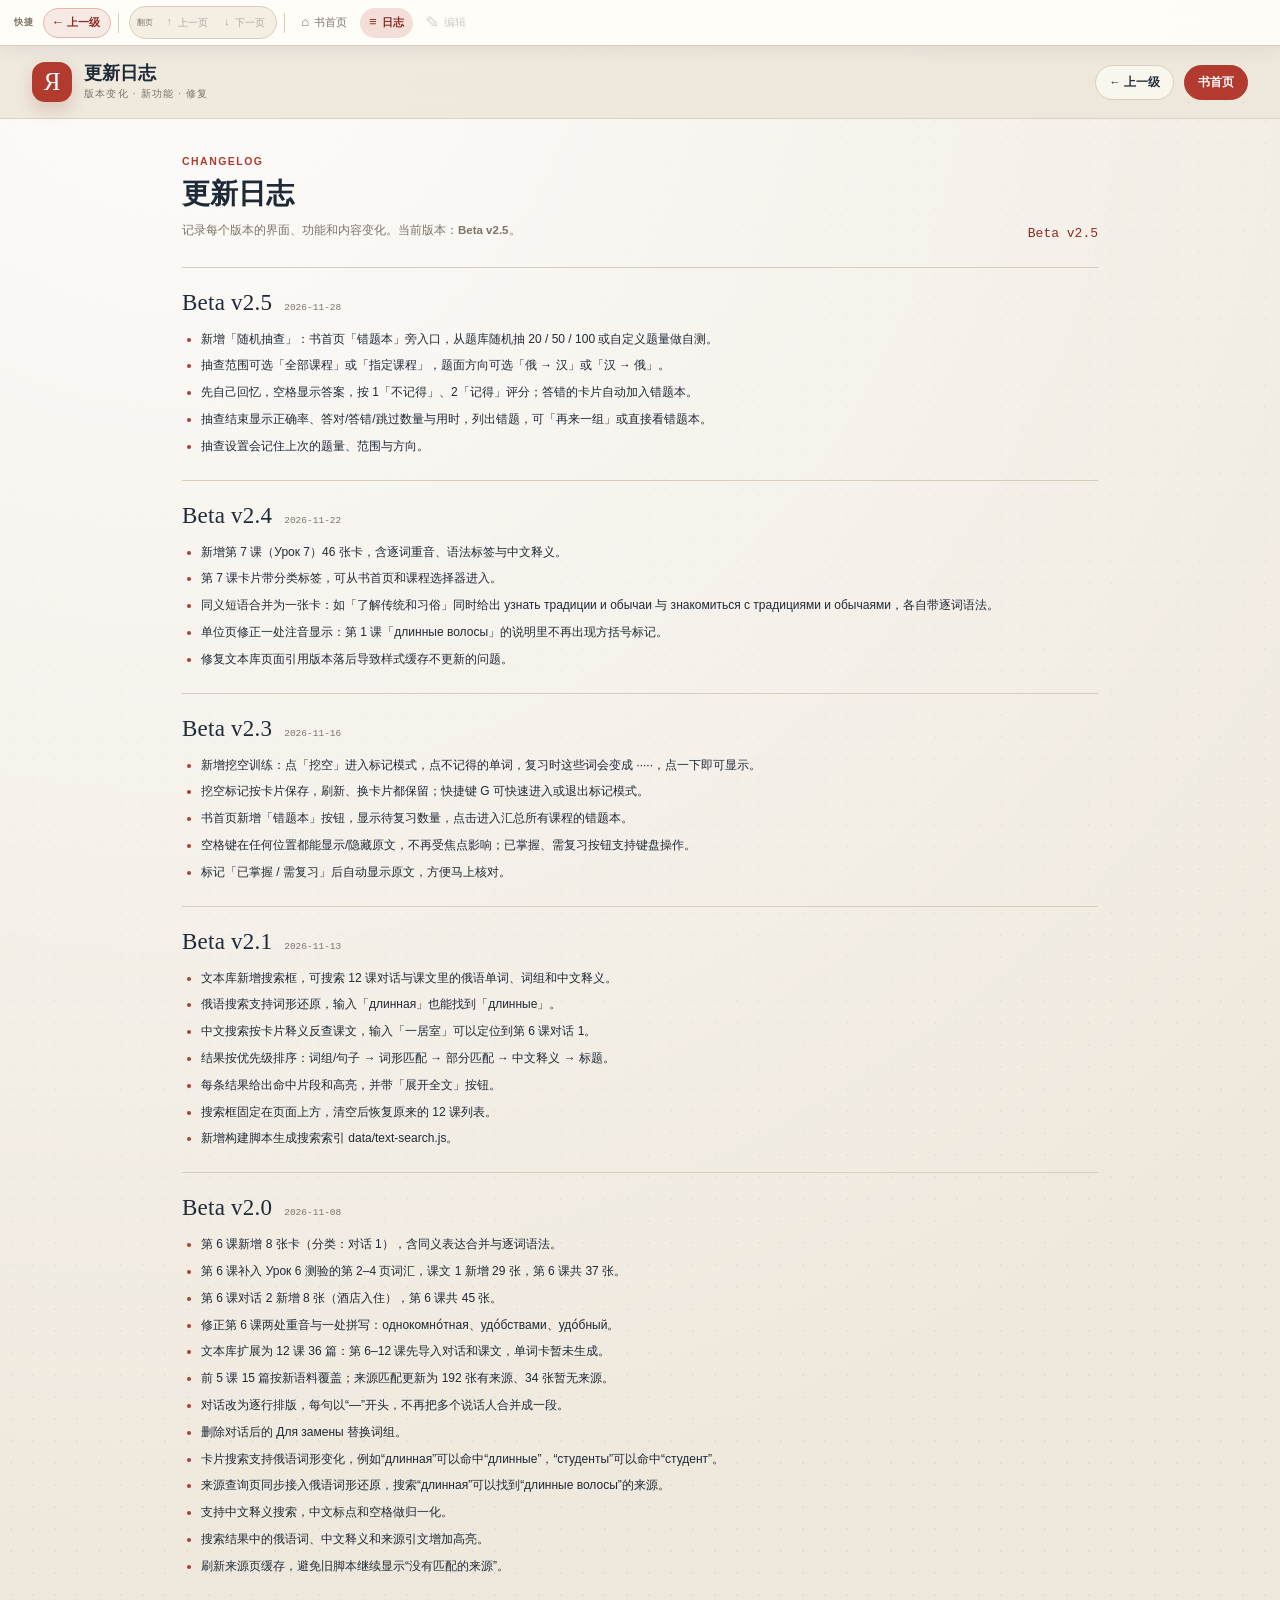
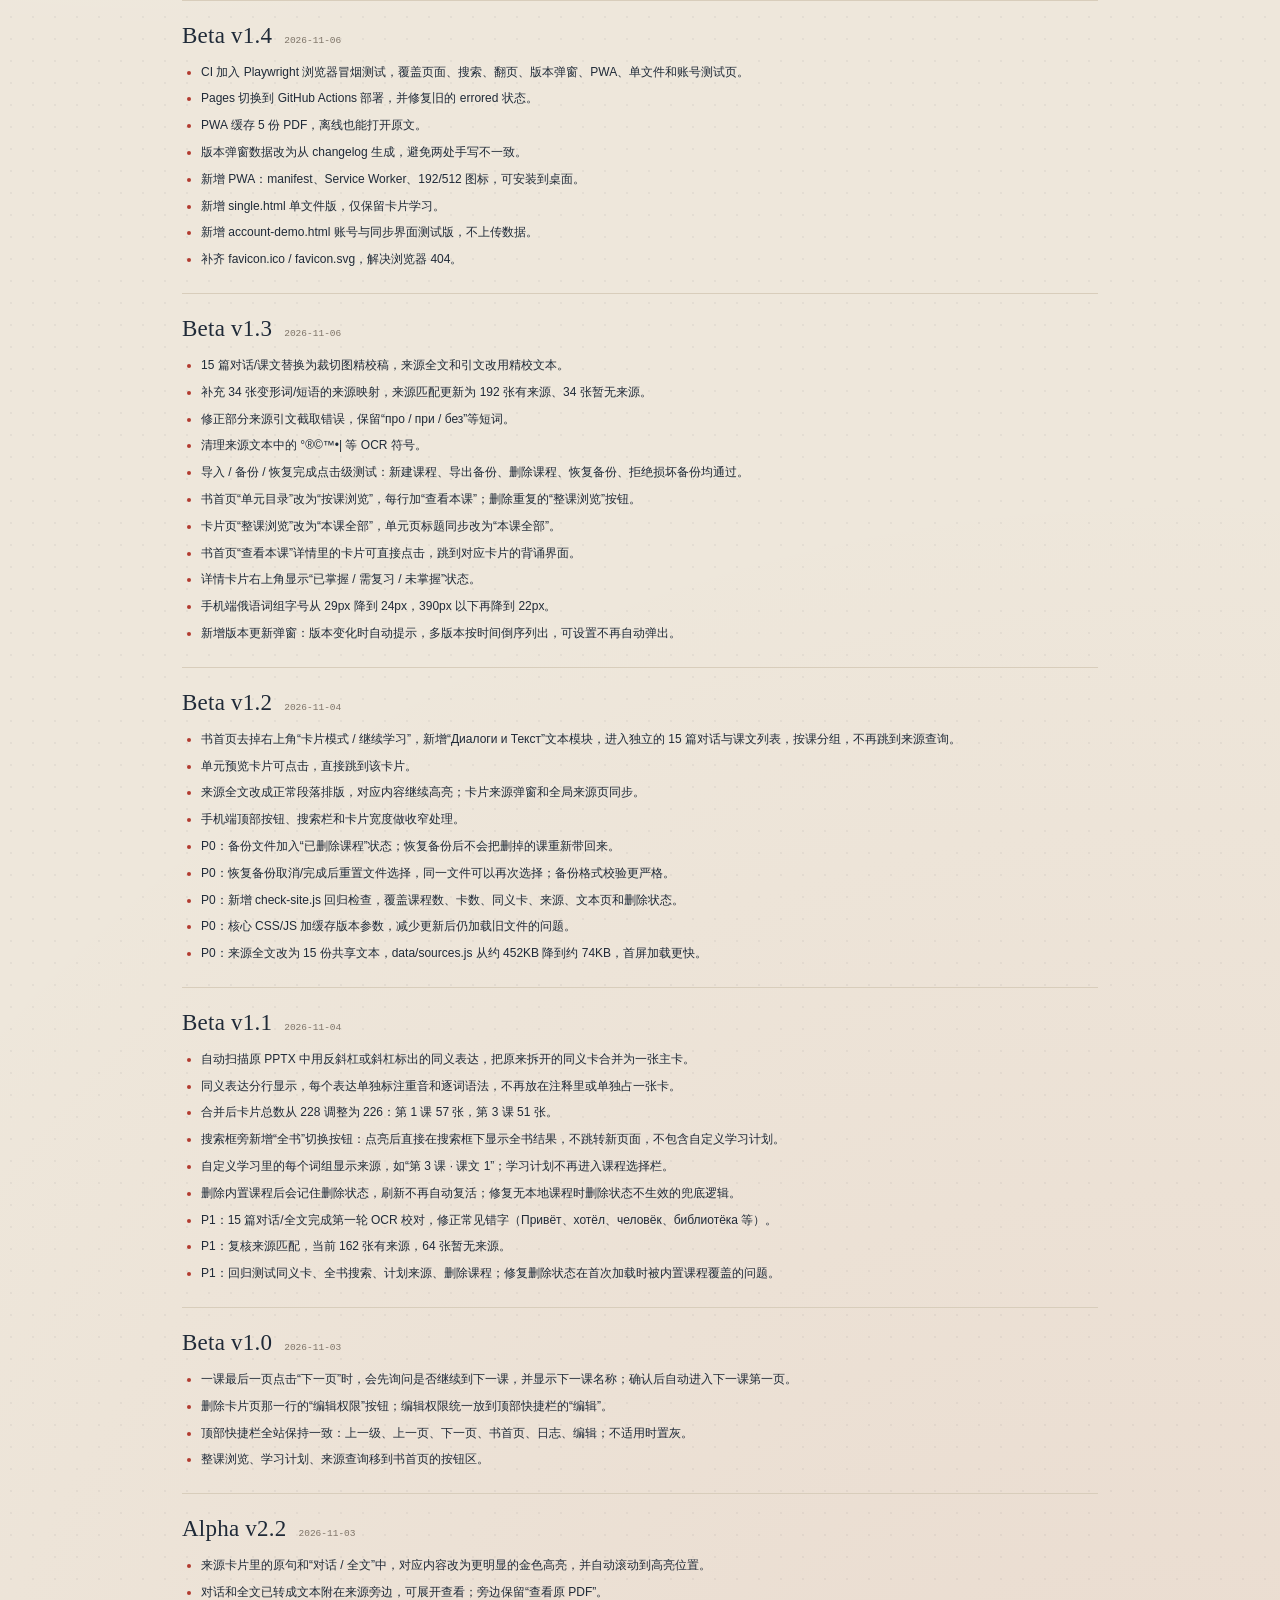
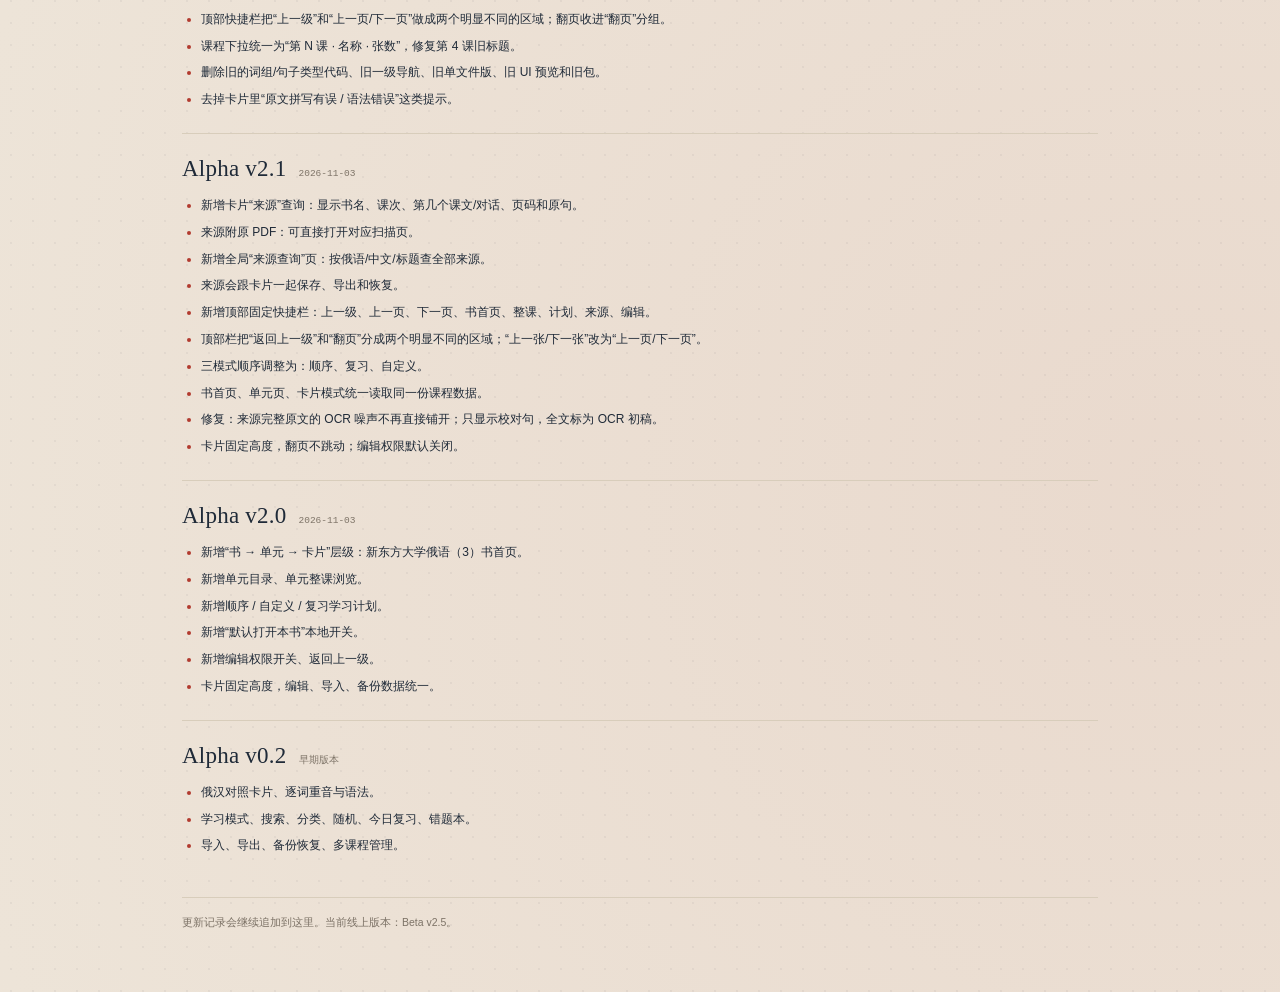
<file: changelog.html>
<!doctype html>
<html lang="zh-CN">
<head>
<meta charset="utf-8">
<meta name="viewport" content="width=device-width, initial-scale=1">
<title>更新日志 · 俄汉记忆卡</title>
<link rel="stylesheet" href="unit.css">
<link rel="stylesheet" href="changelog.css">
<link rel="stylesheet" href="sidebar.css">
<link rel="icon" href="favicon.ico" sizes="any">
<link rel="icon" type="image/svg+xml" href="favicon.svg">
<link rel="apple-touch-icon" href="icons/icon-192.png">
<link rel="manifest" href="manifest.webmanifest">
</head>
<body>
<header class="unit-header">
  <div class="unit-brand">
    <div class="unit-mark">Я</div>
    <div>
      <h1>更新日志</h1>
      <p>版本变化 · 新功能 · 修复</p>
    </div>
  </div>
  <div class="unit-controls">
    <a class="unit-btn" id="backLevelLink" href="book.html">← 上一级</a>
    <a class="unit-btn primary" href="book.html">书首页</a>
  </div>
</header>

<main class="log-main">
  <div class="log-hero">
    <div>
      <span class="unit-eyebrow">CHANGELOG</span>
      <h2>更新日志</h2>
      <p>记录每个版本的界面、功能和内容变化。当前版本：<b>Beta v2.5</b>。</p>
    </div>
    <div class="log-current">Beta v2.5</div>
  </div>

  <section class="log-entry">
    <div class="log-head"><span class="log-version">Beta v2.5</span><span class="log-date">2026-11-28</span></div>
    <ul>
      <li>新增「随机抽查」：书首页「错题本」旁入口，从题库随机抽 20 / 50 / 100 或自定义题量做自测。</li>
      <li>抽查范围可选「全部课程」或「指定课程」，题面方向可选「俄 → 汉」或「汉 → 俄」。</li>
      <li>先自己回忆，空格显示答案，按 1「不记得」、2「记得」评分；答错的卡片自动加入错题本。</li>
      <li>抽查结束显示正确率、答对/答错/跳过数量与用时，列出错题，可「再来一组」或直接看错题本。</li>
      <li>抽查设置会记住上次的题量、范围与方向。</li>
    </ul>
  </section>

  <section class="log-entry">
    <div class="log-head"><span class="log-version">Beta v2.4</span><span class="log-date">2026-11-22</span></div>
    <ul>
      <li>新增第 7 课（Урок 7）46 张卡，含逐词重音、语法标签与中文释义。</li>
      <li>第 7 课卡片带分类标签，可从书首页和课程选择器进入。</li>
      <li>同义短语合并为一张卡：如「了解传统和习俗」同时给出 узнать традиции и обычаи 与 знакомиться с традициями и обычаями，各自带逐词语法。</li>
      <li>单位页修正一处注音显示：第 1 课「длинные волосы」的说明里不再出现方括号标记。</li>
      <li>修复文本库页面引用版本落后导致样式缓存不更新的问题。</li>
    </ul>
  </section>

  <section class="log-entry">
    <div class="log-head"><span class="log-version">Beta v2.3</span><span class="log-date">2026-11-16</span></div>
    <ul>
      <li>新增挖空训练：点「挖空」进入标记模式，点不记得的单词，复习时这些词会变成 ·····，点一下即可显示。</li>
      <li>挖空标记按卡片保存，刷新、换卡片都保留；快捷键 G 可快速进入或退出标记模式。</li>
      <li>书首页新增「错题本」按钮，显示待复习数量，点击进入汇总所有课程的错题本。</li>
      <li>空格键在任何位置都能显示/隐藏原文，不再受焦点影响；已掌握、需复习按钮支持键盘操作。</li>
      <li>标记「已掌握 / 需复习」后自动显示原文，方便马上核对。</li>
    </ul>
  </section>

  <section class="log-entry">
    <div class="log-head"><span class="log-version">Beta v2.1</span><span class="log-date">2026-11-13</span></div>
    <ul>
      <li>文本库新增搜索框，可搜索 12 课对话与课文里的俄语单词、词组和中文释义。</li>
      <li>俄语搜索支持词形还原，输入「длинная」也能找到「длинные」。</li>
      <li>中文搜索按卡片释义反查课文，输入「一居室」可以定位到第 6 课对话 1。</li>
      <li>结果按优先级排序：词组/句子 → 词形匹配 → 部分匹配 → 中文释义 → 标题。</li>
      <li>每条结果给出命中片段和高亮，并带「展开全文」按钮。</li>
      <li>搜索框固定在页面上方，清空后恢复原来的 12 课列表。</li>
      <li>新增构建脚本生成搜索索引 data/text-search.js。</li>
    </ul>
  </section>

  <section class="log-entry">
    <div class="log-head"><span class="log-version">Beta v2.0</span><span class="log-date">2026-11-08</span></div>
    <ul>
      <li>第 6 课新增 8 张卡（分类：对话 1），含同义表达合并与逐词语法。</li>
      <li>第 6 课补入 Урок 6 测验的第 2–4 页词汇，课文 1 新增 29 张，第 6 课共 37 张。</li>
      <li>第 6 课对话 2 新增 8 张（酒店入住），第 6 课共 45 张。</li>
      <li>修正第 6 课两处重音与一处拼写：однокомно́тная、удо́бствами、удо́бный。</li>
      <li>文本库扩展为 12 课 36 篇：第 6–12 课先导入对话和课文，单词卡暂未生成。</li>
      <li>前 5 课 15 篇按新语料覆盖；来源匹配更新为 192 张有来源、34 张暂无来源。</li>
      <li>对话改为逐行排版，每句以“—”开头，不再把多个说话人合并成一段。</li>
      <li>删除对话后的 Для замены 替换词组。</li>
      <li>卡片搜索支持俄语词形变化，例如“длинная”可以命中“длинные”，“студенты”可以命中“студент”。</li>
      <li>来源查询页同步接入俄语词形还原，搜索“длинная”可以找到“длинные волосы”的来源。</li>
      <li>支持中文释义搜索，中文标点和空格做归一化。</li>
      <li>搜索结果中的俄语词、中文释义和来源引文增加高亮。</li>
      <li>刷新来源页缓存，避免旧脚本继续显示“没有匹配的来源”。</li>
    </ul>
  </section>

  <section class="log-entry">
    <div class="log-head"><span class="log-version">Beta v1.4</span><span class="log-date">2026-11-06</span></div>
    <ul>
      <li>CI 加入 Playwright 浏览器冒烟测试，覆盖页面、搜索、翻页、版本弹窗、PWA、单文件和账号测试页。</li>
      <li>Pages 切换到 GitHub Actions 部署，并修复旧的 errored 状态。</li>
      <li>PWA 缓存 5 份 PDF，离线也能打开原文。</li>
      <li>版本弹窗数据改为从 changelog 生成，避免两处手写不一致。</li>
      <li>新增 PWA：manifest、Service Worker、192/512 图标，可安装到桌面。</li>
      <li>新增 single.html 单文件版，仅保留卡片学习。</li>
      <li>新增 account-demo.html 账号与同步界面测试版，不上传数据。</li>
      <li>补齐 favicon.ico / favicon.svg，解决浏览器 404。</li>
    </ul>
  </section>

  <section class="log-entry">
    <div class="log-head"><span class="log-version">Beta v1.3</span><span class="log-date">2026-11-06</span></div>
    <ul>
      <li>15 篇对话/课文替换为裁切图精校稿，来源全文和引文改用精校文本。</li>
      <li>补充 34 张变形词/短语的来源映射，来源匹配更新为 192 张有来源、34 张暂无来源。</li>
      <li>修正部分来源引文截取错误，保留“про / при / без”等短词。</li>
      <li>清理来源文本中的 °®©™•| 等 OCR 符号。</li>
      <li>导入 / 备份 / 恢复完成点击级测试：新建课程、导出备份、删除课程、恢复备份、拒绝损坏备份均通过。</li>
      <li>书首页“单元目录”改为“按课浏览”，每行加“查看本课”；删除重复的“整课浏览”按钮。</li>
      <li>卡片页“整课浏览”改为“本课全部”，单元页标题同步改为“本课全部”。</li>
      <li>书首页“查看本课”详情里的卡片可直接点击，跳到对应卡片的背诵界面。</li>
      <li>详情卡片右上角显示“已掌握 / 需复习 / 未掌握”状态。</li>
      <li>手机端俄语词组字号从 29px 降到 24px，390px 以下再降到 22px。</li>
      <li>新增版本更新弹窗：版本变化时自动提示，多版本按时间倒序列出，可设置不再自动弹出。</li>
    </ul>
  </section>

  <section class="log-entry">
    <div class="log-head"><span class="log-version">Beta v1.2</span><span class="log-date">2026-11-04</span></div>
    <ul>
      <li>书首页去掉右上角“卡片模式 / 继续学习”，新增“Диалоги и Текст”文本模块，进入独立的 15 篇对话与课文列表，按课分组，不再跳到来源查询。</li>
      <li>单元预览卡片可点击，直接跳到该卡片。</li>
      <li>来源全文改成正常段落排版，对应内容继续高亮；卡片来源弹窗和全局来源页同步。</li>
      <li>手机端顶部按钮、搜索栏和卡片宽度做收窄处理。</li>
      <li>P0：备份文件加入“已删除课程”状态；恢复备份后不会把删掉的课重新带回来。</li>
      <li>P0：恢复备份取消/完成后重置文件选择，同一文件可以再次选择；备份格式校验更严格。</li>
      <li>P0：新增 check-site.js 回归检查，覆盖课程数、卡数、同义卡、来源、文本页和删除状态。</li>
      <li>P0：核心 CSS/JS 加缓存版本参数，减少更新后仍加载旧文件的问题。</li>
      <li>P0：来源全文改为 15 份共享文本，data/sources.js 从约 452KB 降到约 74KB，首屏加载更快。</li>
    </ul>
  </section>

  <section class="log-entry">
    <div class="log-head"><span class="log-version">Beta v1.1</span><span class="log-date">2026-11-04</span></div>
    <ul>
      <li>自动扫描原 PPTX 中用反斜杠或斜杠标出的同义表达，把原来拆开的同义卡合并为一张主卡。</li>
      <li>同义表达分行显示，每个表达单独标注重音和逐词语法，不再放在注释里或单独占一张卡。</li>
      <li>合并后卡片总数从 228 调整为 226：第 1 课 57 张，第 3 课 51 张。</li>
      <li>搜索框旁新增“全书”切换按钮：点亮后直接在搜索框下显示全书结果，不跳转新页面，不包含自定义学习计划。</li>
      <li>自定义学习里的每个词组显示来源，如“第 3 课 · 课文 1”；学习计划不再进入课程选择栏。</li>
      <li>删除内置课程后会记住删除状态，刷新不再自动复活；修复无本地课程时删除状态不生效的兜底逻辑。</li>
      <li>P1：15 篇对话/全文完成第一轮 OCR 校对，修正常见错字（Привёт、хотёл、человёк、библиотёка 等）。</li>
      <li>P1：复核来源匹配，当前 162 张有来源，64 张暂无来源。</li>
      <li>P1：回归测试同义卡、全书搜索、计划来源、删除课程；修复删除状态在首次加载时被内置课程覆盖的问题。</li>
    </ul>
  </section>

  <section class="log-entry">
    <div class="log-head"><span class="log-version">Beta v1.0</span><span class="log-date">2026-11-03</span></div>
    <ul>
      <li>一课最后一页点击“下一页”时，会先询问是否继续到下一课，并显示下一课名称；确认后自动进入下一课第一页。</li>
      <li>删除卡片页那一行的“编辑权限”按钮；编辑权限统一放到顶部快捷栏的“编辑”。</li>
      <li>顶部快捷栏全站保持一致：上一级、上一页、下一页、书首页、日志、编辑；不适用时置灰。</li>
      <li>整课浏览、学习计划、来源查询移到书首页的按钮区。</li>
    </ul>
  </section>

  <section class="log-entry">
    <div class="log-head"><span class="log-version">Alpha v2.2</span><span class="log-date">2026-11-03</span></div>
    <ul>
      <li>来源卡片里的原句和“对话 / 全文”中，对应内容改为更明显的金色高亮，并自动滚动到高亮位置。</li>
      <li>对话和全文已转成文本附在来源旁边，可展开查看；旁边保留“查看原 PDF”。</li>
      <li>顶部快捷栏把“上一级”和“上一页/下一页”做成两个明显不同的区域；翻页收进“翻页”分组。</li>
      <li>课程下拉统一为“第 N 课 · 名称 · 张数”，修复第 4 课旧标题。</li>
      <li>删除旧的词组/句子类型代码、旧一级导航、旧单文件版、旧 UI 预览和旧包。</li>
      <li>去掉卡片里“原文拼写有误 / 语法错误”这类提示。</li>
    </ul>
  </section>

  <section class="log-entry">
    <div class="log-head"><span class="log-version">Alpha v2.1</span><span class="log-date">2026-11-03</span></div>
    <ul>
      <li>新增卡片“来源”查询：显示书名、课次、第几个课文/对话、页码和原句。</li>
      <li>来源附原 PDF：可直接打开对应扫描页。</li>
      <li>新增全局“来源查询”页：按俄语/中文/标题查全部来源。</li>
      <li>来源会跟卡片一起保存、导出和恢复。</li>
      <li>新增顶部固定快捷栏：上一级、上一页、下一页、书首页、整课、计划、来源、编辑。</li>
      <li>顶部栏把“返回上一级”和“翻页”分成两个明显不同的区域；“上一张/下一张”改为“上一页/下一页”。</li>
      <li>三模式顺序调整为：顺序、复习、自定义。</li>
      <li>书首页、单元页、卡片模式统一读取同一份课程数据。</li>
      <li>修复：来源完整原文的 OCR 噪声不再直接铺开；只显示校对句，全文标为 OCR 初稿。</li>
      <li>卡片固定高度，翻页不跳动；编辑权限默认关闭。</li>
    </ul>
  </section>

  <section class="log-entry">
    <div class="log-head"><span class="log-version">Alpha v2.0</span><span class="log-date">2026-11-03</span></div>
    <ul>
      <li>新增“书 → 单元 → 卡片”层级：新东方大学俄语（3）书首页。</li>
      <li>新增单元目录、单元整课浏览。</li>
      <li>新增顺序 / 自定义 / 复习学习计划。</li>
      <li>新增“默认打开本书”本地开关。</li>
      <li>新增编辑权限开关、返回上一级。</li>
      <li>卡片固定高度，编辑、导入、备份数据统一。</li>
    </ul>
  </section>

  <section class="log-entry">
    <div class="log-head"><span class="log-version">Alpha v0.2</span><span class="log-date">早期版本</span></div>
    <ul>
      <li>俄汉对照卡片、逐词重音与语法。</li>
      <li>学习模式、搜索、分类、随机、今日复习、错题本。</li>
      <li>导入、导出、备份恢复、多课程管理。</li>
    </ul>
  </section>

  <footer class="log-foot">更新记录会继续追加到这里。当前线上版本：Beta v2.5。</footer>
</main>

<script src="sidebar.js"></script>
<script src="pwa.js?v=2.5.0"></script>
</body>
</html>
</file>
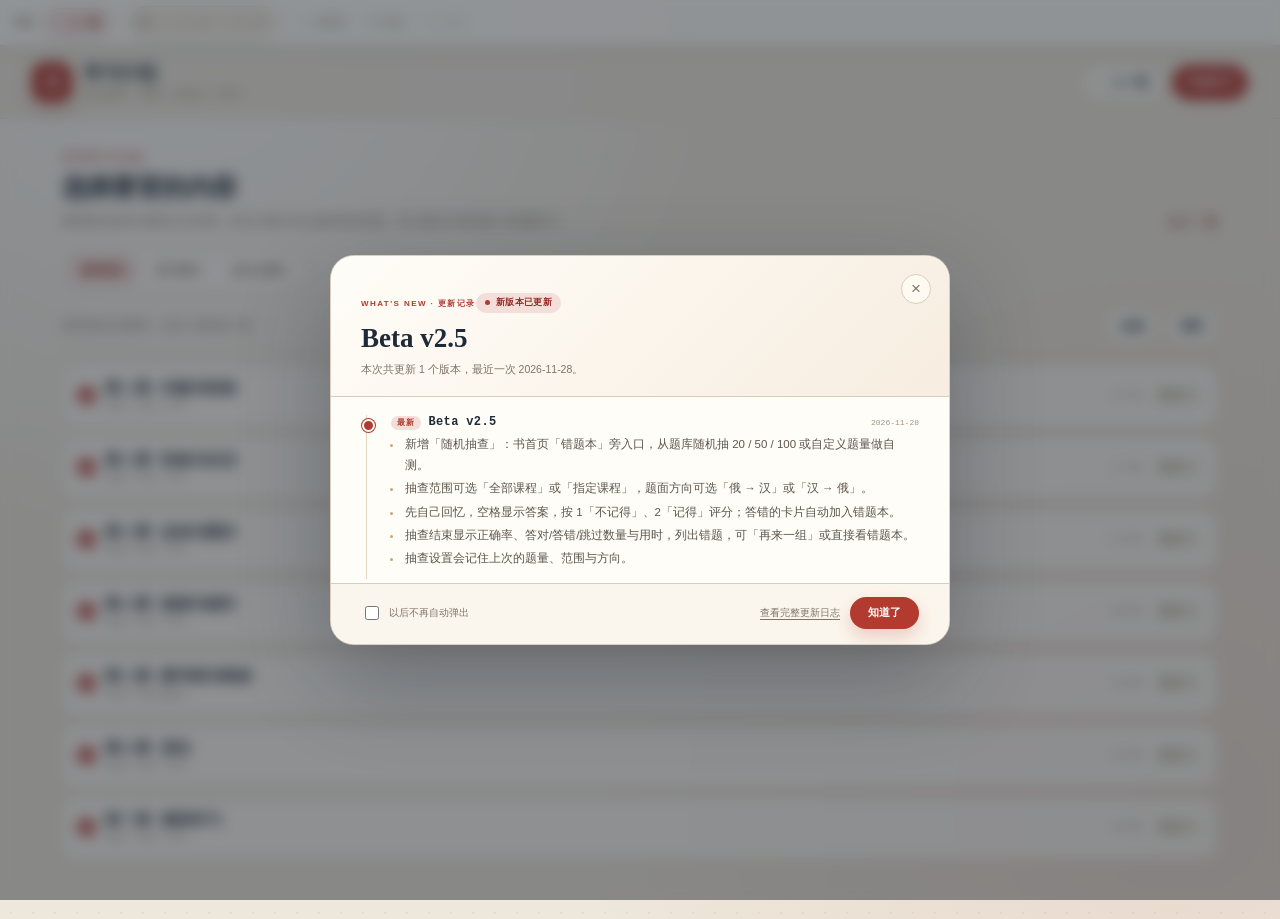
<file: plan.html>
<!doctype html>
<html lang="zh-CN">
<head>
<meta charset="utf-8">
<meta name="viewport" content="width=device-width, initial-scale=1">
<title>学习计划 · 俄汉记忆卡</title>
<link rel="stylesheet" href="unit.css">
<link rel="stylesheet" href="plan.css">
<link rel="stylesheet" href="sidebar.css?v=2.5.0">
<link rel="stylesheet" href="version-update.css?v=2.5.0">
<link rel="icon" href="favicon.ico" sizes="any">
<link rel="icon" type="image/svg+xml" href="favicon.svg">
<link rel="apple-touch-icon" href="icons/icon-192.png">
<link rel="manifest" href="manifest.webmanifest">
</head>
<body>
<header class="unit-header">
  <div class="unit-brand">
    <div class="unit-mark">Я</div>
    <div>
      <h1>学习计划</h1>
      <p>单元模块 · 顺序 / 自定义 / 复习</p>
    </div>
  </div>
  <div class="unit-controls">
    <a class="unit-btn" id="backLevelLink" href="book.html" title="返回书首页">← 上一级</a>
    <button class="unit-btn primary" id="startBtn" type="button">开始学习</button>
  </div>
</header>

<main class="plan-main">
  <div class="plan-intro">
    <div>
      <span class="unit-eyebrow">STUDY PLAN</span>
      <h2>选择要背的内容</h2>
      <p>顺序模式按单元顺序从头到尾；自定义模式可以选到具体词组；复习模式只取需复习/到期的卡。</p>
    </div>
    <div class="plan-count" id="planCount">0 张</div>
  </div>

  <div class="plan-tabs" role="tablist">
    <button type="button" class="plan-tab active" data-mode="sequential">顺序模式</button>
    <button type="button" class="plan-tab" data-mode="review">复习模式</button>
    <button type="button" class="plan-tab" data-mode="custom">自定义模式</button>
  </div>

  <div class="plan-toolbar">
    <span class="plan-hint" id="planHint">按所选单元的顺序排列。</span>
    <div class="plan-toolbar-actions">
      <button type="button" class="unit-btn" id="selectAll">全选</button>
      <button type="button" class="unit-btn" id="clearAll">清空</button>
    </div>
  </div>

  <div id="unitList" class="plan-units"></div>
</main>

<script src="data/deck.js"></script>
<script src="data/lesson1.js"></script>
<script src="data/lesson2.js"></script>
<script src="data/lesson3.js"></script>
<script src="data/lesson5.js"></script>
<script src="data/lesson6.js"></script>
<script src="data/lesson7.js"></script>
<script src="data/decks-source.js"></script>
<script src="data/sources.js?v=2.5.0"></script>
<script src="plan.js"></script>
<script src="sidebar.js?v=2.5.0"></script>
<script src="data/versions.js?v=2.5.0"></script>
<script src="version-update.js?v=2.5.0"></script>
<script src="pwa.js?v=2.5.0"></script>
</body>
</html>
</file>
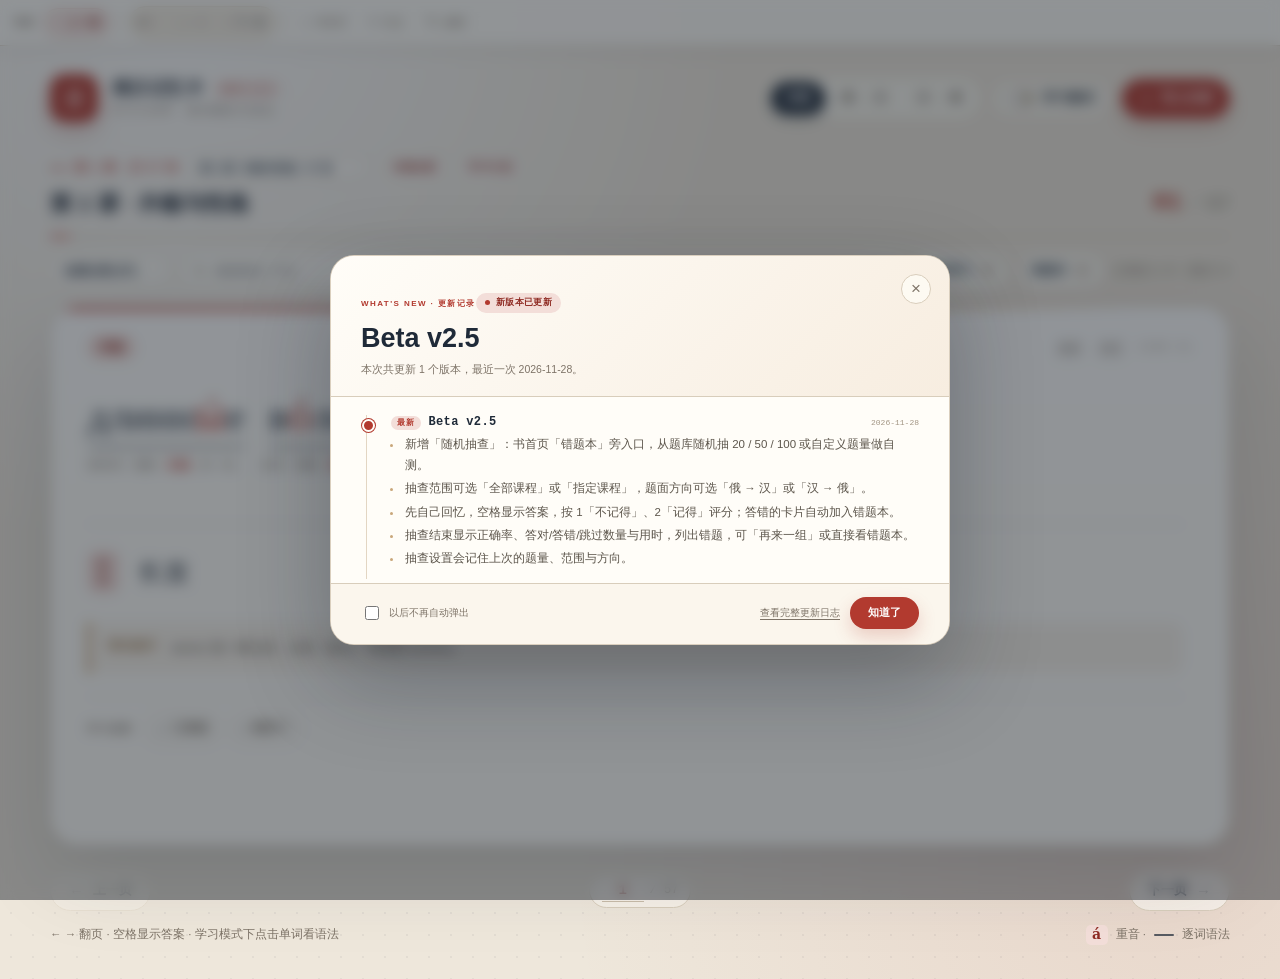
<file: single.html>
<!doctype html>
<html lang="zh-CN">
<head>
<meta charset="utf-8">
<meta name="viewport" content="width=device-width, initial-scale=1">
<meta name="theme-color" content="#eee7db">
<title>俄汉记忆卡 · Beta v2.5</title>

<style>
:root{
  --bg:#eee7db;
  --paper:#fffdf8;
  --ink:#1f2a38;
  --ink-soft:#344150;
  --muted:#7d7367;
  --line:#d8cdbb;
  --line-soft:#e8dfd1;
  --accent:#b23a2f;
  --accent-deep:#8f2b23;
  --accent-soft:#f3ded9;
  --gold:#b88a4f;
  --ok:#2f6b4f;
  --ru-serif:"Times New Roman", Cambria, "Liberation Serif", serif;
  --zh-serif:"Noto Serif SC", "Source Han Serif SC", "Songti SC", STSong, SimSun, serif;
  --sans:"Segoe UI", "PingFang SC", "Microsoft YaHei", sans-serif;
  --mono:"Cascadia Mono", Consolas, "SFMono-Regular", monospace;
}
*{box-sizing:border-box;}
html{min-height:100%;}
body{
  margin:0;
  min-height:100vh;
  color:var(--ink);
  font-family:var(--sans);
  background-color:var(--bg);
  background-image:
    radial-gradient(circle at 14% 0%, rgba(255,255,255,.9), transparent 38%),
    radial-gradient(circle at 92% 88%, rgba(178,58,47,.09), transparent 42%),
    radial-gradient(rgba(31,42,56,.055) 1px, transparent 1px);
  background-size:auto, auto, 22px 22px;
}
button,input,textarea{font:inherit;}
button{cursor:pointer;}
button:disabled{cursor:not-allowed;}
.sr-only{position:absolute;width:1px;height:1px;padding:0;margin:-1px;overflow:hidden;clip:rect(0,0,0,0);white-space:nowrap;border:0;}
.page{width:min(1180px, calc(100% - 64px));margin:0 auto;padding:28px 0 34px;}
.topbar{display:flex;align-items:center;justify-content:space-between;gap:24px;}
.brand{display:flex;align-items:center;gap:14px;min-width:0;}
.brand-mark{
  width:48px;height:48px;flex:0 0 48px;border-radius:15px;display:grid;place-items:center;
  background:var(--accent);color:#fff;font-family:var(--ru-serif);font-size:29px;line-height:1;
  box-shadow:0 10px 22px rgba(143,43,35,.22), inset 0 1px 0 rgba(255,255,255,.25);
}
.brand-copy{min-width:0;}
.brand-line{display:flex;align-items:center;gap:10px;flex-wrap:wrap;}
.brand h1{margin:0;font-size:18px;line-height:1.2;letter-spacing:.02em;font-weight:650;}
.alpha-badge{
  display:inline-flex;align-items:center;padding:3px 7px;border-radius:999px;
  border:1px solid #d9b6ad;background:#fbf0ec;color:var(--accent-deep);
  font-size:9px;font-weight:800;letter-spacing:.1em;white-space:nowrap;
}
.brand p{margin:4px 0 0;color:var(--muted);font-size:10.5px;letter-spacing:.16em;text-transform:uppercase;white-space:nowrap;}
.top-actions{display:flex;align-items:center;gap:10px;flex-wrap:wrap;justify-content:flex-end;}
.mode-switch{
  display:flex;align-items:center;gap:2px;padding:4px;border:1px solid var(--line);border-radius:999px;
  background:rgba(255,253,248,.66);box-shadow:0 1px 0 rgba(255,255,255,.8) inset;
}
.mode-switch button{
  border:0;background:transparent;color:var(--muted);padding:8px 14px;border-radius:999px;
  font-size:12.5px;font-weight:600;white-space:nowrap;transition:background .18s ease,color .18s ease,box-shadow .18s ease;
}
.mode-switch button:hover{color:var(--ink);}
.mode-switch button.active{background:var(--ink);color:#fff;box-shadow:0 5px 12px rgba(31,42,56,.18);}
.btn{
  display:inline-flex;align-items:center;justify-content:center;gap:8px;border-radius:999px;padding:10px 16px;
  border:1px solid transparent;font-size:12.5px;font-weight:650;white-space:nowrap;
  transition:transform .18s ease,box-shadow .18s ease,background .18s ease,border-color .18s ease,color .18s ease;
}
.btn:hover{transform:translateY(-1px);}
.btn.primary{background:var(--accent);color:#fff;box-shadow:0 9px 20px rgba(143,43,35,.2);}
.btn.primary:hover{background:var(--accent-deep);box-shadow:0 12px 24px rgba(143,43,35,.25);}
.btn.ghost{background:rgba(255,253,248,.52);border-color:var(--line);color:var(--ink);}
.btn.ghost:hover{background:var(--paper);border-color:#bfb09b;}
.study-btn{background:rgba(255,253,248,.52);border-color:var(--line);color:var(--ink);}
.study-btn:hover{background:var(--paper);border-color:#bfb09b;}
.study-btn[aria-pressed="true"]{background:var(--accent-soft);border-color:#e2b9b1;color:var(--accent-deep);}
.switch{
  width:27px;height:15px;flex:0 0 27px;border-radius:999px;background:#cfc4b3;position:relative;
  transition:background .2s ease;box-shadow:inset 0 1px 2px rgba(31,42,56,.12);
}
.switch span{
  position:absolute;left:2px;top:2px;width:11px;height:11px;border-radius:50%;background:#fff;
  box-shadow:0 1px 3px rgba(31,42,56,.22);transition:transform .2s ease;
}
.study-btn[aria-pressed="true"] .switch{background:var(--accent);}
.study-btn[aria-pressed="true"] .switch span{transform:translateX(12px);}
.btn:focus-visible,.mode-switch button:focus-visible,.nav-btn:focus-visible,.dot:focus-visible,.reveal-btn:focus-visible,.mini-btn:focus-visible,.text-btn:focus-visible,.icon-btn:focus-visible,.tab:focus-visible,.study-btn:focus-visible{
  outline:3px solid rgba(178,58,47,.28);outline-offset:2px;
}
.stage{padding-top:32px;}
.meta-row{display:flex;align-items:flex-end;justify-content:space-between;gap:20px;}
.meta-left{min-width:0;}
.deck-picker-row{display:flex;align-items:center;gap:10px;flex-wrap:wrap;}
.deck-select-wrap{position:relative;display:inline-flex;align-items:center;}
.deck-select-wrap select{
  appearance:none;border:1px solid var(--line);border-radius:999px;background:rgba(255,253,248,.62);
  color:var(--ink-soft);padding:5px 27px 5px 10px;font-size:10.5px;font-weight:600;outline:none;cursor:pointer;
  max-width:260px;text-overflow:ellipsis;
}
.deck-select-wrap select:hover{background:var(--paper);border-color:#bfae97;}
.deck-select-wrap::after{content:"⌄";position:absolute;right:11px;top:50%;transform:translateY(-55%);color:var(--muted);font-size:12px;pointer-events:none;}
.deck-overview-link{display:inline-flex;align-items:center;justify-content:center;border:1px solid var(--line);border-radius:999px;background:rgba(255,253,248,.62);color:var(--accent-deep);padding:6px 10px;font-size:10.5px;font-weight:600;text-decoration:none;white-space:nowrap;}
.deck-overview-link:hover{background:var(--accent-soft);border-color:#e2b9b1;}
.plan-mode-badge{display:inline-flex;align-items:center;padding:5px 10px;border-radius:999px;background:var(--accent-soft);color:var(--accent-deep);font-size:10.5px;font-weight:700;white-space:nowrap;}
.plan-mode-badge[hidden]{display:none;}
.edit-permission{display:inline-flex;align-items:center;gap:6px;border:1px solid var(--line);border-radius:999px;background:rgba(255,253,248,.62);color:var(--muted);padding:6px 10px;font-size:10.5px;font-weight:600;white-space:nowrap;cursor:pointer;}
.edit-permission:hover{background:var(--paper);border-color:#bfae97;}
.edit-permission[aria-pressed="true"]{background:var(--accent-soft);border-color:#e2b9b1;color:var(--accent-deep);}
.edit-switch{position:relative;width:22px;height:12px;border-radius:999px;background:#cdbfab;transition:background .18s ease;flex:0 0 22px;}
.edit-switch span{position:absolute;left:2px;top:2px;width:8px;height:8px;border-radius:50%;background:#fff;transition:transform .18s ease;}
.edit-permission[aria-pressed="true"] .edit-switch{background:var(--accent);}
.edit-permission[aria-pressed="true"] .edit-switch span{transform:translateX(10px);}
.mini-btn[hidden]{display:none;}
.new-deck-field{display:flex;align-items:center;gap:10px;margin-top:12px;color:#5f574c;font-size:12px;}
.new-deck-field[hidden]{display:none;}
.new-deck-field span{flex:0 0 auto;font-weight:600;}
.new-deck-field input{flex:1;min-width:0;border:1px solid var(--line);border-radius:9px;background:#fbf7ef;color:var(--ink);padding:9px 11px;font-size:12px;outline:none;}
.new-deck-field input:focus{border-color:#c9978d;box-shadow:0 0 0 3px rgba(178,58,47,.08);}
.eyebrow{display:inline-flex;align-items:center;gap:8px;color:var(--accent);font-size:10.5px;font-weight:700;letter-spacing:.15em;text-transform:uppercase;}
.eyebrow::before{content:"";width:17px;height:1.5px;background:var(--accent);border-radius:2px;}
.meta-row h2{margin:8px 0 0;font-size:22px;line-height:1.25;font-weight:600;letter-spacing:.01em;}
.counter{display:flex;align-items:baseline;gap:7px;font-family:var(--mono);font-size:19px;color:var(--muted);padding-bottom:2px;}
.counter #currentNum{color:var(--accent);font-size:24px;font-weight:600;}
.counter-slash{opacity:.55;}
.progress{height:3px;border-radius:999px;background:rgba(216,205,187,.7);margin-top:17px;overflow:hidden;}
.progress span{display:block;height:100%;width:2%;border-radius:inherit;background:linear-gradient(90deg,var(--accent),#d46a51);transition:width .35s cubic-bezier(.2,.7,.2,1);}
.toolbar{display:flex;align-items:center;justify-content:space-between;gap:14px;flex-wrap:wrap;margin-top:14px;}
.filter-left,.filter-right{display:flex;align-items:center;gap:8px;flex-wrap:wrap;min-width:0;}
.filter-left{flex:1 1 320px;}
.filter-right{flex:0 1 auto;}
.select-wrap{position:relative;display:inline-flex;align-items:center;}
.select-wrap select{
  appearance:none;border:1px solid var(--line);border-radius:999px;background:rgba(255,253,248,.62);
  color:var(--ink);padding:9px 33px 9px 13px;font-size:12px;font-weight:600;outline:none;cursor:pointer;
  max-width:190px;text-overflow:ellipsis;
}
.select-wrap select:hover{background:var(--paper);border-color:#bfae97;}
.select-wrap::after{content:"⌄";position:absolute;right:13px;top:50%;transform:translateY(-55%);color:var(--muted);font-size:13px;pointer-events:none;}
.search-wrap{
  display:flex;align-items:center;gap:8px;flex:0 1 230px;min-width:150px;
  border:1px solid var(--line);border-radius:999px;background:rgba(255,253,248,.62);padding:0 12px;height:37px;
  color:var(--muted);transition:border-color .18s ease,background .18s ease;
}
.search-wrap:focus-within{border-color:#c9978d;background:var(--paper);box-shadow:0 0 0 3px rgba(178,58,47,.08);}
.search-wrap svg{flex:0 0 15px;}
.search-wrap input{width:100%;border:0;background:transparent;color:var(--ink);font-size:12px;outline:none;padding:0;}
.search-wrap input::-webkit-search-cancel-button{cursor:pointer;}
.filter-btn{
  display:inline-flex;align-items:center;gap:6px;border:1px solid var(--line);border-radius:999px;
  background:rgba(255,253,248,.62);color:var(--ink-soft);padding:9px 12px;font-size:11.5px;font-weight:600;
  transition:background .18s ease,border-color .18s ease,color .18s ease;
}
.filter-btn:hover{background:var(--paper);border-color:#bfae97;}
.filter-btn[aria-pressed="true"]{background:var(--ink);border-color:var(--ink);color:#fff;}
.filter-btn[aria-pressed="true"] .filter-count{background:rgba(255,255,255,.2);color:#fff;}
.filter-count{display:inline-flex;align-items:center;justify-content:center;min-width:19px;height:18px;padding:0 5px;border-radius:999px;background:#eee7db;color:var(--muted);font-family:var(--mono);font-size:10px;line-height:1;}
.summary{color:var(--muted);font-size:11px;white-space:nowrap;letter-spacing:.01em;}
.card-actions{display:flex;align-items:center;gap:8px;flex-wrap:wrap;margin-top:22px;padding-top:16px;border-top:1px solid var(--line-soft);}
.actions-label{color:var(--muted);font-size:10px;font-weight:700;letter-spacing:.13em;text-transform:uppercase;margin-right:4px;}
.mark-btn{
  display:inline-flex;align-items:center;gap:6px;border:1px solid var(--line);border-radius:999px;
  background:transparent;color:var(--muted);padding:7px 12px;font-size:11.5px;font-weight:600;
  transition:background .18s ease,border-color .18s ease,color .18s ease,transform .18s ease;
}
.mark-btn:hover{background:var(--paper);border-color:#bfae97;color:var(--ink);transform:translateY(-1px);}
.mark-btn[data-mark="mastered"].active{background:#e8f0e6;border-color:#b8cbb4;color:#3d6540;}
.mark-btn[data-mark="review"].active{background:var(--accent-soft);border-color:#e2b9b1;color:var(--accent-deep);}
.mark-btn:focus-visible{outline:2px solid var(--accent);outline-offset:2px;}
.due-label{margin-left:auto;color:var(--muted);font-size:10.5px;white-space:nowrap;}
.empty-state{display:flex;flex-direction:column;align-items:center;justify-content:center;text-align:center;min-height:330px;padding:36px 20px;color:var(--muted);}
.empty-state .empty-icon{width:54px;height:54px;border-radius:17px;display:grid;place-items:center;background:var(--accent-soft);color:var(--accent-deep);font-family:var(--ru-serif);font-size:27px;margin-bottom:14px;}
.empty-state h3{margin:0 0 7px;color:var(--ink);font-size:17px;font-weight:650;}
.empty-state p{margin:0 0 16px;font-size:12.5px;line-height:1.7;max-width:380px;}
.empty-state .btn{font-size:12px;}
.card{
  position:relative;margin-top:16px;height:clamp(480px, calc(100vh - 360px), 620px);min-height:0;display:flex;flex-direction:column;overflow:hidden;border:1px solid rgba(216,205,187,.86);
  border-radius:28px;background:linear-gradient(180deg, rgba(255,255,255,.65), rgba(255,253,248,.98) 34%), var(--paper);
  box-shadow:0 34px 80px rgba(31,42,56,.13), 0 3px 10px rgba(31,42,56,.045), inset 0 1px 0 rgba(255,255,255,.85);
}
.card::before{content:"";position:absolute;left:0;right:0;top:0;height:4px;background:linear-gradient(90deg,var(--accent) 0%, #cb624b 34%, #d7a66f 62%, transparent 92%);opacity:.9;}
.card-top{position:relative;z-index:1;flex:0 0 auto;display:flex;align-items:center;justify-content:space-between;gap:20px;padding:27px 36px 0;}
.card-tag{display:inline-flex;align-items:center;padding:6px 12px;border-radius:999px;background:var(--accent-soft);color:var(--accent-deep);font-size:11.5px;font-weight:650;letter-spacing:.025em;}
.card-source{display:inline-flex;align-items:center;margin-left:9px;padding:4px 8px;border-radius:999px;border:1px solid #d9c4a8;background:#fbf3e6;color:#8d5a2a;font-size:9px;font-weight:650;white-space:nowrap;}
.card-source[hidden]{display:none;}
.card-top-right{display:flex;align-items:center;gap:14px;}
.card-index{color:#9b9081;font-family:var(--mono);font-size:10.5px;letter-spacing:.14em;}
.mini-btn{border:0;background:transparent;color:var(--muted);font-size:11.5px;text-decoration:underline;text-underline-offset:3px;padding:3px 2px;}
.mini-btn:hover{color:var(--accent);}
.card-body{position:relative;z-index:1;flex:1 1 auto;min-height:0;overflow-y:auto;scrollbar-gutter:stable;padding:33px 36px 38px;}
.card-body::-webkit-scrollbar{width:8px;}
.card-body::-webkit-scrollbar-track{background:transparent;}
.card-body::-webkit-scrollbar-thumb{background:#d8cdbb;border-radius:8px;}
.card-body{scrollbar-width:thin;scrollbar-color:#d8cdbb transparent;}
.study-banner{
  display:flex;align-items:center;gap:8px;margin:0 0 22px;padding:9px 12px;border-radius:11px;
  background:rgba(243,222,217,.5);border:1px dashed #d9b6ad;color:var(--accent-deep);
  font-size:11.5px;line-height:1.5;
}
.study-banner::before{content:"";width:6px;height:6px;border-radius:50%;background:var(--accent);flex:0 0 6px;}
.ru-block{display:flex;flex-wrap:wrap;align-items:flex-start;gap:26px 16px;padding-top:2px;}
.ru-block:not(.first){margin-top:30px;padding-top:24px;border-top:1px dashed var(--line);}
.ru-variants{margin-top:18px;padding-top:14px;border-top:1px dashed var(--line);display:flex;flex-direction:column;gap:14px;}
.ru-variant{display:flex;flex-direction:column;gap:2px;}
.ru-variant-label{display:inline-flex;align-self:flex-start;padding:2px 7px;border-radius:999px;background:#f1e7d7;color:#8d6a3f;font-size:8px;font-weight:800;letter-spacing:.08em;}
.ru-variant .ru-block{border:0!important;margin:0!important;padding:0!important;gap:16px 10px;}
.ru-variant .word{font-size:22px;}
.ru-variant .grammar{font-size:9px;}
.ru-variant-zh{color:var(--muted);font-size:10px;}
.token{display:flex;flex-direction:column;align-items:center;min-width:0;}
.word-line{display:inline-flex;align-items:baseline;justify-content:center;white-space:nowrap;}
.word{
  position:relative;display:inline-block;padding-bottom:10px;color:var(--ink);font-family:var(--ru-serif);
  font-size:clamp(32px, 3.15vw, 46px);line-height:1.05;letter-spacing:.005em;
  border-radius:5px;transition:color .18s ease,background .18s ease;
}
.word::after{
  content:"";position:absolute;left:0;right:0;bottom:0;height:2px;border-radius:2px;background:var(--ink);opacity:.78;
}
.word.no-stress::after{height:2px;opacity:.42;background:repeating-linear-gradient(90deg,var(--ink) 0 5px,transparent 5px 9px);}
.word .vowel{color:var(--accent);}
.lead,.punct{font-family:var(--ru-serif);font-size:clamp(32px, 3.15vw, 46px);line-height:1.05;color:var(--ink);}
.punct{margin-left:1px;}
.grammar-wrap{position:relative;display:flex;flex-direction:column;align-items:center;margin-top:9px;min-height:33px;}
.grammar{display:flex;flex-direction:column;align-items:center;gap:1px;max-width:166px;color:var(--muted);font-size:11.5px;line-height:1.42;text-align:center;}
.grammar .g-case{color:var(--accent);font-weight:650;}
.grammar .g-case-alt{color:var(--muted);font-weight:400;font-size:10.5px;opacity:.9;}
.grammar .g-seg{white-space:nowrap;}
.grammar .g-seg-case{white-space:normal;}
.grammar .g-seg + .g-seg::before{content:"· ";color:var(--muted);font-weight:400;}
.grammar .g-empty{opacity:.45;}
.grammar-hint{
  position:absolute;top:1px;left:50%;transform:translateX(-50%) translateY(2px);
  padding:2px 7px;border-radius:999px;border:1px dashed #d7a79e;background:rgba(255,253,248,.9);
  color:var(--accent-deep);font-size:9.5px;font-weight:650;letter-spacing:.05em;white-space:nowrap;
  opacity:0;pointer-events:none;transition:opacity .18s ease,transform .18s ease;
}
.study-mode .token.has-grammar .word{cursor:pointer;}
.study-mode .token.has-grammar:hover .word{background:rgba(243,222,217,.42);}
.study-mode .token.has-grammar:hover .word::after{background:var(--accent);opacity:.95;}
.study-mode .token.has-grammar:focus-within .word{outline:3px solid rgba(178,58,47,.2);outline-offset:2px;}
.study-mode .token:not(.is-revealed) .grammar{visibility:hidden;}
.study-mode .token:not(.is-revealed) .grammar-hint{opacity:1;transform:translateX(-50%) translateY(0);}
.study-mode .token.is-revealed .grammar-hint{opacity:0;}
.study-mode .token.is-revealed .grammar{visibility:visible;animation:grammarIn .22s ease both;}
.zh-wrap{display:flex;align-items:flex-start;gap:18px;margin-top:34px;padding-top:25px;border-top:1px dashed var(--line);}
.zh-wrap.first{margin-top:0;padding-top:0;border-top:0;}
.zh-label{flex:0 0 33px;width:33px;padding:9px 0 8px;display:flex;flex-direction:column;align-items:center;gap:1px;border-radius:10px;background:var(--accent-soft);color:var(--accent-deep);font-size:11.5px;font-weight:700;letter-spacing:.12em;line-height:1.15;}
.zh-text{margin:0;color:#2b3541;font-family:var(--zh-serif);font-size:clamp(21px, 2.05vw, 27px);line-height:1.75;letter-spacing:.015em;}
.hide-slot{
  margin-top:32px;padding:23px 25px;min-height:118px;display:flex;align-items:center;gap:18px;
  border:1.5px dashed #cdbfab;border-radius:18px;
  background:linear-gradient(135deg, rgba(255,255,255,.5), transparent 55%), rgba(244,237,225,.62);
}
.hide-slot.ru-hidden{min-height:196px;}
.hide-icon{width:46px;height:46px;flex:0 0 46px;display:grid;place-items:center;border-radius:14px;background:rgba(255,253,248,.85);border:1px solid rgba(216,205,187,.85);color:var(--accent);}
.hide-icon svg{width:23px;height:23px;display:block;}
.hide-copy{min-width:0;}
.hide-title{display:block;font-size:14.5px;font-weight:650;color:var(--ink-soft);letter-spacing:.01em;}
.hide-sub{margin:5px 0 0;color:var(--muted);font-size:12px;line-height:1.55;}
.reveal-btn{
  margin-left:auto;flex:0 0 auto;border:1px solid #d7a79e;background:rgba(255,253,248,.92);color:var(--accent-deep);
  padding:10px 17px;border-radius:999px;font-size:12.5px;font-weight:650;
  transition:background .18s ease,color .18s ease,transform .18s ease,box-shadow .18s ease;
}
.reveal-btn:hover{background:var(--accent);color:#fff;transform:translateY(-1px);box-shadow:0 8px 18px rgba(143,43,35,.2);}
.note{display:flex;align-items:flex-start;gap:15px;margin-top:26px;padding:15px 18px;border-left:3px solid var(--gold);border-radius:0 12px 12px 0;background:rgba(247,241,230,.8);}
.note-label{flex:0 0 auto;padding-top:2px;color:#8d622c;font-size:10.5px;font-weight:700;letter-spacing:.12em;text-transform:uppercase;}
.note p{margin:0;color:#51483c;font-size:13px;line-height:1.75;}
.pager{display:flex;align-items:center;justify-content:space-between;gap:18px;margin-top:24px;}
.nav-btn{
  display:inline-flex;align-items:center;gap:9px;padding:11px 18px;border:1px solid var(--line);border-radius:999px;
  background:rgba(255,253,248,.58);color:var(--ink);font-size:12.5px;font-weight:600;
  transition:border-color .18s ease,background .18s ease,transform .18s ease,opacity .18s ease;
}
.nav-btn:hover:not(:disabled){border-color:#bfae97;background:var(--paper);transform:translateY(-1px);}
.nav-btn:disabled{opacity:.32;}
.nav-btn .arrow{font-size:15px;line-height:1;}
.page-jump{display:flex;align-items:center;gap:6px;padding:5px 12px;border:1px solid var(--line);border-radius:999px;background:rgba(255,253,248,.45);color:var(--muted);font-family:var(--mono);font-size:12px;}
.page-jump input{width:42px;padding:3px 2px;border:0;border-bottom:1px solid #c9bca8;background:transparent;color:var(--accent-deep);font-family:var(--mono);font-size:14px;font-weight:700;text-align:center;outline:none;}
.page-jump input::-webkit-outer-spin-button,.page-jump input::-webkit-inner-spin-button{-webkit-appearance:none;margin:0;}
.page-jump input[type=number]{-moz-appearance:textfield;appearance:textfield;}
.page-total{white-space:nowrap;}
.hint-row{display:flex;align-items:center;justify-content:space-between;gap:16px;margin-top:14px;color:var(--muted);font-size:11.5px;}
.hint-row p{margin:0;}
.hint-row .legend{display:flex;align-items:center;gap:8px;white-space:nowrap;}
.legend-accent{display:inline-flex;align-items:center;justify-content:center;min-width:22px;height:20px;padding:0 5px;border-radius:5px;background:var(--accent-soft);color:var(--accent-deep);font-family:var(--ru-serif);font-size:14px;font-weight:600;}
.legend-rule{display:inline-block;width:20px;height:2px;border-radius:2px;background:var(--ink);opacity:.72;}
.toast{
  position:fixed;left:50%;bottom:28px;z-index:90;transform:translateX(-50%) translateY(18px);
  padding:11px 18px;border-radius:999px;background:var(--ink);color:#fff;font-size:12.5px;letter-spacing:.01em;
  box-shadow:0 14px 34px rgba(31,42,56,.24);opacity:0;pointer-events:none;transition:opacity .22s ease,transform .22s ease;
  max-width:min(560px, calc(100% - 32px));text-align:center;
}
.toast.show{opacity:1;transform:translateX(-50%) translateY(0);}
.noscript{padding:20px;text-align:center;background:#fff3f0;color:#8f2b23;}

/* Modal */
.source-panel{width:min(880px,100%);}
.source-list{display:flex;flex-direction:column;gap:12px;margin-top:18px;}
.source-item{border:1px solid var(--line);border-radius:14px;background:#fffdf8;padding:14px 16px;}
.source-kicker{display:flex;align-items:center;gap:8px;flex-wrap:wrap;color:var(--muted);font-size:10px;line-height:1.5;}
.source-kind{display:inline-flex;padding:3px 7px;border-radius:999px;background:var(--accent-soft);color:var(--accent-deep);font-size:8.5px;font-weight:800;letter-spacing:.06em;}
.source-title{margin:7px 0 0;font-size:14px;font-weight:650;color:var(--ink);}
.source-pdf{display:inline-flex;align-items:center;margin-top:7px;padding:4px 8px;border:1px solid #d9c4a8;border-radius:999px;background:#fbf3e6;color:#8d5a2a;font-size:9.5px;font-weight:700;text-decoration:none;}
.source-pdf:hover{background:#f6e6ce;}
.source-meta{margin:4px 0 0;color:var(--muted);font-size:9.5px;}
.source-text{margin:10px 0 0;padding:10px 12px;border-left:2px solid #c49a5a;background:#f8f2e8;color:#4f483e;font-family:var(--ru);font-size:14px;line-height:1.7;white-space:pre-wrap;overflow-wrap:anywhere;border-radius:0 7px 7px 0;max-height:220px;overflow-y:auto;}
.source-hl{background:#f2c75c;color:#2b2116;font-weight:650;padding:0 2px;border-radius:3px;box-shadow:0 0 0 1px #dfb24a inset;}
.source-more{margin-top:8px;color:var(--muted);font-size:10px;}
.source-more summary{cursor:pointer;color:var(--accent-deep);font-weight:650;}
.source-text.full{max-height:280px;margin-top:6px;font-size:12.5px;white-space:normal;text-align:justify;line-height:1.9;}
.source-paragraph{margin:0 0 10px;}
.source-paragraph:last-child{margin-bottom:0;}
.source-empty{padding:34px 18px;text-align:center;color:var(--muted);font-size:12px;line-height:1.8;}
.source-empty strong{display:block;color:var(--ink);font-size:14px;margin-bottom:5px;}
.source-card-line{display:flex;align-items:center;gap:9px;flex-wrap:wrap;margin-top:12px;}
.source-card-ru{font-family:var(--ru);font-size:17px;color:var(--ink);}
.source-card-zh{color:var(--muted);font-size:11px;}
.source-footer-link{color:var(--accent-deep);font-size:11px;font-weight:650;text-decoration:none;}
.source-footer-link:hover{text-decoration:underline;}
.modal{position:fixed;inset:0;z-index:80;display:grid;place-items:center;padding:22px;}
.modal[hidden]{display:none;}
.modal-backdrop{position:absolute;inset:0;background:rgba(22,27,36,.52);backdrop-filter:blur(5px);}
.modal-panel{
  position:relative;width:min(780px, 100%);max-height:min(90vh, 820px);overflow:auto;
  padding:26px 28px 22px;border-radius:24px;background:var(--paper);
  box-shadow:0 36px 90px rgba(15,20,28,.32), inset 0 1px 0 rgba(255,255,255,.9);
}
.modal-head{display:flex;align-items:flex-start;justify-content:space-between;gap:18px;}
.modal-head h2{margin:7px 0 0;font-size:23px;line-height:1.25;font-weight:650;}
.modal-sub{margin:7px 0 0;color:var(--muted);font-size:12px;line-height:1.6;}
.icon-btn{width:36px;height:36px;flex:0 0 36px;border:1px solid var(--line);border-radius:50%;background:transparent;color:var(--muted);font-size:22px;line-height:1;display:grid;place-items:center;}
.icon-btn:hover{background:var(--accent-soft);color:var(--accent-deep);border-color:#e2b9b1;}
.tabs{display:flex;gap:3px;margin-top:22px;padding:4px;border-radius:12px;background:#f1ebe0;}
.tab{flex:1;border:0;background:transparent;color:var(--muted);padding:8px 10px;border-radius:9px;font-size:12.5px;font-weight:650;}
.tab.active{background:var(--paper);color:var(--ink);box-shadow:0 1px 3px rgba(31,42,56,.08);}
.tab-panel{display:none;margin-top:17px;}
.tab-panel.active{display:block;}
.help{margin:0 0 10px;color:#5f574c;font-size:12.5px;line-height:1.65;}
.help code, .format-body code{font-family:var(--mono);font-size:.92em;background:#f3ede2;padding:1px 4px;border-radius:4px;}
.help kbd{font-family:var(--mono);font-size:11px;border:1px solid var(--line);border-bottom-width:2px;border-radius:4px;padding:1px 5px;background:#fffdf8;}
textarea#tableInput, textarea#jsonInput{
  width:100%;min-height:208px;resize:vertical;padding:14px;border:1px solid var(--line);border-radius:14px;
  background:#fbf7ef;color:var(--ink);font-family:var(--mono);font-size:12px;line-height:1.65;outline:none;
}
textarea#tableInput:focus, textarea#jsonInput:focus{border-color:#c9978d;box-shadow:0 0 0 3px rgba(178,58,47,.1);}
.format-help{margin-top:12px;border-top:1px solid var(--line-soft);padding-top:10px;color:var(--muted);font-size:12px;}
.format-help summary{cursor:pointer;color:var(--accent-deep);font-weight:600;}
.format-body{padding-top:8px;line-height:1.7;}
.format-body p{margin:5px 0;}
.format-body pre{margin:8px 0 0;padding:10px 12px;background:#f5efe4;border-radius:9px;overflow:auto;font-family:var(--mono);font-size:11.5px;line-height:1.6;color:#4d463c;}
.drop-zone{
  display:flex;flex-direction:column;align-items:center;justify-content:center;gap:7px;min-height:190px;
  border:1.5px dashed #cdbfab;border-radius:16px;background:rgba(244,237,225,.5);color:var(--muted);
  text-align:center;padding:20px;cursor:pointer;transition:border-color .18s ease,background .18s ease;
}
.drop-zone:hover,.drop-zone.is-drag{border-color:var(--accent);background:rgba(243,222,217,.45);}
.drop-zone strong{color:var(--ink);font-size:14px;}
.drop-zone span:last-child{font-size:11.5px;line-height:1.5;}
.drop-icon{width:38px;height:38px;border-radius:12px;display:grid;place-items:center;background:var(--paper);border:1px solid var(--line);color:var(--accent);font-size:20px;}
.file-name{margin:10px 0 0;color:var(--muted);font-size:12px;text-align:center;}
.import-options{display:flex;align-items:center;gap:20px;flex-wrap:wrap;margin-top:18px;padding-top:15px;border-top:1px solid var(--line-soft);color:#5f574c;font-size:12.5px;}
.import-options label{display:inline-flex;align-items:center;gap:7px;cursor:pointer;}
.import-options input{accent-color:var(--accent);}
.import-error{margin-top:14px;padding:11px 13px;border-radius:10px;background:#fff0ed;border:1px solid #e9c0b8;color:#8f2b23;font-size:12px;line-height:1.6;white-space:pre-wrap;}
.import-validation{margin-top:14px;padding:12px 14px;border-radius:10px;background:#f7f3ea;border:1px solid var(--line);color:#5f574c;font-size:12px;line-height:1.65;}
.import-validation strong{display:block;color:var(--ink);font-size:12.5px;margin-bottom:5px;}
.import-validation ul{margin:5px 0 0;padding-left:18px;}
.import-validation li{margin:2px 0;}
.import-validation .ok{color:#3d6540;}
.import-validation .warn{color:#8f5a1f;}
.modal-foot{display:flex;align-items:center;justify-content:space-between;gap:18px;flex-wrap:wrap;margin-top:20px;padding-top:16px;border-top:1px solid var(--line-soft);}
.edit-panel{width:min(760px,100%);}
.edit-grid{display:grid;grid-template-columns:1fr 1fr;gap:12px 14px;margin-top:18px;}
.field{display:flex;flex-direction:column;gap:6px;font-size:11.5px;color:var(--muted);}
.field.full{grid-column:1/-1;}
.field > span{font-weight:650;color:#5f574c;font-size:11.5px;}
.field input,.field select,.field textarea{
  width:100%;border:1px solid var(--line);border-radius:10px;background:#fbf7ef;color:var(--ink);
  padding:9px 11px;font-size:12px;line-height:1.6;outline:none;
}
.field input:focus,.field select:focus,.field textarea:focus{border-color:#c9978d;box-shadow:0 0 0 3px rgba(178,58,47,.08);}
.field textarea{resize:vertical;min-height:64px;}
#editRu,#editZh{min-height:76px;font-family:var(--ru-serif);font-size:16px;}
#editGrammar{min-height:118px;font-family:var(--mono);font-size:11.5px;line-height:1.7;}
.edit-hint{font-size:11px;color:var(--muted);line-height:1.5;}
@media (max-width: 680px){.edit-grid{grid-template-columns:1fr;}}
.foot-left,.foot-right{display:flex;align-items:center;gap:14px;flex-wrap:wrap;}
.text-btn{border:0;background:transparent;padding:0;color:var(--muted);font-size:11.5px;text-decoration:underline;text-underline-offset:3px;}
.text-btn:hover{color:var(--accent-deep);}
@keyframes drawRule{from{transform:scaleX(0);}to{transform:scaleX(1);}}
@keyframes grammarIn{from{opacity:0;transform:translateY(3px);}to{opacity:1;transform:translateY(0);}}
@media (max-width: 980px){
  .page{width:calc(100% - 36px);padding-top:22px;}
  .topbar{align-items:flex-start;flex-wrap:wrap;}
  .top-actions{width:100%;justify-content:space-between;}
  .mode-switch{flex:1;}
  .mode-switch button{flex:1;padding-left:9px;padding-right:9px;}
  .stage{padding-top:28px;}
  .card-top{padding:24px 25px 0;}
  .card-body{padding:30px 25px 32px;}
  .card{min-height:0;}
  .hint-row{flex-wrap:wrap;}
}
@media (max-width: 680px){
  html,body{width:100%;max-width:100%;overflow-x:hidden;}
  .page{width:100%;max-width:100%;overflow:hidden;padding:12px 12px 24px;}
  .card{width:100%;max-width:100%;}
  .topbar{gap:10px;padding:12px 14px;}
  .top-actions{display:grid;grid-template-columns:minmax(0,1fr) auto;width:100%;gap:7px;}
  .mode-switch{grid-column:1 / -1;width:100%;min-width:0;}
  .mode-switch button{min-width:0;padding:8px 4px;font-size:11px;white-space:nowrap;}
  .study-btn{grid-column:1;justify-self:start;}
  .top-actions .btn.primary{grid-column:2;justify-self:end;margin-left:0;}
  .card-source{display:none;}
  .card-top{flex-wrap:wrap;gap:7px;}
  .global-search-toggle{flex:0 0 auto;}
  .filter-left{width:100%;}
  .search-wrap{flex:1 1 120px;min-width:0;}
  .brand-mark{width:42px;height:42px;flex-basis:42px;border-radius:13px;font-size:25px;}
  .brand h1{font-size:16px;}
  .brand p{font-size:9px;letter-spacing:.1em;}
  .top-actions{gap:8px;justify-content:flex-start;}
  .mode-switch{order:1;width:100%;flex:0 0 100%;}
  .study-btn{order:2;font-size:11.5px;padding:9px 12px;}
  .btn.primary{order:3;margin-left:auto;font-size:11.5px;padding:9px 12px;}
  .meta-row h2{font-size:19px;}
  .counter{font-size:15px;}
  .counter #currentNum{font-size:20px;}
  .card{border-radius:22px;}
  .card-top{padding:21px 19px 0;}
  .card-body{padding:27px 19px 28px;}
  .ru-block{gap:18px 12px;}
  .word,.lead,.punct{font-size:24px;}
  .grammar{font-size:9.5px;max-width:118px;}
  .grammar-hint{font-size:9px;}
  .zh-wrap{gap:13px;margin-top:28px;padding-top:22px;}
  .zh-label{flex-basis:29px;width:29px;font-size:10.5px;}
  .zh-text{font-size:21px;}
  .hide-slot{padding:18px;flex-wrap:wrap;gap:13px;}
  .hide-icon{width:40px;height:40px;flex-basis:40px;border-radius:12px;}
  .hide-copy{flex:1 1 180px;}
  .reveal-btn{margin-left:0;width:100%;}
  .note{flex-direction:column;gap:6px;}
  .pager{gap:10px;}
  .nav-btn{padding:11px 13px;}
  .nav-btn .nav-label{display:none;}
  .page-jump{padding:4px 9px;}
  .toolbar{flex-direction:column;align-items:stretch;gap:9px;margin-top:12px;}
  .filter-left{flex:1 1 auto;}
  .type-switch{flex:1 1 100%;justify-content:space-between;}
  .type-switch button{flex:1;justify-content:center;}
  .search-wrap{flex:1 1 150px;}
  .filter-right{justify-content:space-between;}
  .summary{width:100%;order:3;text-align:left;font-size:10.5px;}
  .card-actions{gap:7px;}
  .actions-label{width:100%;margin-bottom:2px;}
  .hint-row{display:none;}
  .modal{padding:10px;}
  .modal-panel{padding:20px 17px 18px;border-radius:19px;max-height:94vh;}
  .modal-head h2{font-size:20px;}
  .tabs{margin-top:16px;}
  .import-options{gap:12px;}
  .modal-foot{gap:12px;}
  .foot-left{order:2;width:100%;justify-content:center;}
  .foot-right{order:1;width:100%;justify-content:flex-end;}
}
@media (max-width: 390px){
  .word,.lead,.punct{font-size:22px;}
  .ru-block{gap:16px 10px;}
  .grammar{font-size:9px;max-width:108px;}
  .zh-text{font-size:19px;}
}
@media (prefers-reduced-motion: reduce){
  *,*::before,*::after{animation-duration:.001ms !important;transition-duration:.001ms !important;}
}
.punct-only{
  align-self:flex-end;padding-bottom:10px;color:var(--ink);font-family:var(--ru-serif);
  font-size:clamp(32px, 3.15vw, 46px);line-height:1.05;
}
.fatal-error{
  max-width:680px;margin:40px auto;padding:22px 24px;border:1px solid #e9c0b8;border-radius:16px;
  background:#fff3f0;color:#7a2b24;font-size:13px;line-height:1.7;
}
.fatal-error strong{display:block;margin-bottom:8px;font-size:16px;}
.fatal-error p{margin:5px 0;}
body.modal-open{overflow:hidden;}


/* 搜索命中的词/释义 */
mark.search-hl{background:#f2d98b;color:inherit;padding:0 .08em;border-radius:2px;box-decoration-break:clone;-webkit-box-decoration-break:clone}
.word mark.search-hl{background:#f2d98b}

/* 挖空训练 */
.gap-chip .word-line{cursor:pointer;border-radius:6px;outline:1px dashed rgba(178,58,47,.35);outline-offset:3px}
.gap-chip:hover .word-line{background:rgba(178,58,47,.06)}
.gap-chip.gap-on .word-line{outline:2px solid var(--accent);background:var(--accent-soft)}
.gap-chip.gap-on .word{opacity:.55}
.gap-blank .word-line{cursor:pointer}
.gap-blank .word{border-bottom:2px dashed #c9978d;color:transparent;min-width:2.2em;display:inline-block}
.gap-blank .word .gap-dots{color:#b23a2f;letter-spacing:.12em}
.gap-blank:hover .word .gap-dots{color:var(--accent-deep)}
.gap-editing .card-body::after{content:"标记模式：点击单词标记不记得的词，按 G 退出";display:block;margin-top:14px;padding:8px 12px;border-radius:10px;background:#f7ede0;color:#8d5a2a;font-size:10px}

/* 书首页错题本入口 */
.review-module.is-empty{opacity:.72}
.review-module.is-empty .text-module-arrow{color:#c9bda9}

/* 书首页错题本小按钮 */
.review-btn{display:inline-flex;align-items:center;gap:7px}
.review-btn .review-count{display:inline-flex;align-items:center;justify-content:center;min-width:20px;height:20px;margin:0;padding:0 6px;border-radius:999px;background:var(--accent-soft);color:var(--accent-deep);font-size:10px;font-weight:700}
.review-btn.is-empty{opacity:.62}
.review-btn.is-empty .review-count{background:#efe7da;color:#9a8c7b}

/* 随机抽查 */
body.quiz-mode .mode-switch,
body.quiz-mode #studyToggle,
body.quiz-mode #importBtn,
body.quiz-mode #toolbar,
body.quiz-mode .pager,
body.quiz-mode .hint-row,
body.quiz-mode .counter,
body.quiz-mode .progress,
body.quiz-mode .deck-select-wrap,
body.quiz-mode .deck-overview-link,
body.quiz-mode .plan-mode-badge,
body.quiz-mode #editToggle{display:none !important;}
.quiz-hud{margin:4px 0 12px;}
body.quiz-mode .quiz-hud{display:block !important;}
.quiz-hud-row{display:flex;align-items:center;gap:14px;margin-bottom:8px;font-size:12.5px;color:var(--muted);}
.quiz-step{font-weight:700;color:var(--ink);letter-spacing:.02em;}
.quiz-score{font-family:var(--mono);font-size:11.5px;color:var(--muted);}
.quiz-exit{margin-left:auto;font-size:11.5px;color:var(--muted);text-decoration:none;border-bottom:1px dashed var(--line);padding-bottom:1px;}
.quiz-exit:hover{color:var(--accent-deep);border-color:var(--accent);}
.quiz-track{height:6px;border-radius:999px;background:#e2d6c4;overflow:hidden;}
.quiz-track i{display:block;height:100%;width:0;border-radius:999px;background:linear-gradient(90deg,var(--accent),#d0764f);transition:width .28s ease;}
.quiz-footer{display:flex;justify-content:center;flex-wrap:wrap;gap:10px;margin:16px 0 2px;}
.quiz-footer:empty{display:none;}
.quiz-btn{display:inline-flex;align-items:center;gap:7px;border-radius:999px;padding:10px 20px;font-size:13px;font-weight:650;text-decoration:none;cursor:pointer;line-height:1.2;transition:.16s;}
.quiz-btn.primary{border:1px solid var(--accent);background:var(--accent);color:#fff;box-shadow:0 8px 18px rgba(178,58,47,.2);}
.quiz-btn.primary:hover{background:var(--accent-deep);}
.quiz-btn.ghost{border:1px solid var(--line);background:rgba(255,253,248,.8);color:var(--soft);}
.quiz-btn.ghost:hover{background:var(--paper);border-color:#c9b7a0;}
.quiz-btn.remember{border:1px solid #2f6b4f;background:#2f6b4f;color:#fff;box-shadow:0 8px 18px rgba(47,107,79,.18);}
.quiz-btn.remember:hover{background:#255640;}
.quiz-btn.forget{border:1px solid #d9b3ac;background:#fffdf8;color:var(--accent-deep);}
.quiz-btn.forget:hover{background:#fdf1ee;}
.quiz-btn kbd{font-family:var(--mono);font-size:9.5px;border:1px solid rgba(0,0,0,.16);border-bottom-width:2px;border-radius:4px;padding:0 4px;opacity:.66;}
.quiz-ask{margin:16px 0 4px;padding:12px 14px;border:1px dashed var(--line);border-radius:12px;background:rgba(251,246,236,.7);color:var(--muted);font-size:12.5px;text-align:center;}
.quiz-result{display:flex;flex-direction:column;gap:18px;}
.quiz-result-head{display:flex;align-items:center;gap:26px;flex-wrap:wrap;}
.quiz-ring{width:128px;height:128px;flex:0 0 128px;border-radius:50%;display:grid;place-items:center;}
.quiz-ring>div{width:100px;height:100px;border-radius:50%;background:var(--paper);display:grid;place-items:center;text-align:center;box-shadow:inset 0 0 0 1px rgba(216,205,187,.7);}
.quiz-ring b{display:block;font-size:26px;line-height:1.05;color:#2f6b4f;font-family:var(--ru);}
.quiz-ring span{font-size:9.5px;letter-spacing:.1em;color:var(--muted);}
.quiz-stats{display:grid;grid-template-columns:repeat(4,minmax(64px,auto));gap:18px 26px;}
.quiz-stats b{display:block;font-family:var(--mono);font-size:19px;font-weight:500;color:var(--ink);}
.quiz-stats span{font-size:10.5px;color:var(--muted);letter-spacing:.06em;}
.quiz-wrong-box{border-top:1px dashed var(--line);padding-top:14px;}
.quiz-wrong-box h4{margin:0 0 10px;font-size:12px;font-weight:700;color:var(--accent-deep);letter-spacing:.02em;}
.quiz-wrong-box.empty p{margin:0;color:var(--muted);font-size:12.5px;}
.quiz-wrong-box ul{list-style:none;margin:0;padding:0;display:grid;gap:8px;max-height:230px;overflow-y:auto;}
.quiz-wrong-box li{display:grid;grid-template-columns:minmax(0,1fr) auto;gap:4px 14px;padding:9px 12px;border-radius:10px;background:rgba(251,246,236,.85);border:1px solid #eee2d0;}
.quiz-wrong-ru{font-family:var(--ru);font-size:14.5px;color:var(--ink);}
.quiz-wrong-zh{grid-column:1;font-size:11.5px;color:var(--soft);}
.quiz-wrong-src{grid-column:2;grid-row:1/span 2;align-self:center;font-size:10.5px;color:var(--muted);white-space:nowrap;}
@media (max-width:640px){
  .quiz-stats{grid-template-columns:repeat(2,1fr);gap:12px 20px;}
  .quiz-ring{width:104px;height:104px;flex-basis:104px;}
  .quiz-ring>div{width:82px;height:82px;}
  .quiz-ring b{font-size:21px;}
  .quiz-btn{padding:9px 16px;font-size:12.5px;}
}


</style>
<style>
.global-search-toggle.active,.global-search-toggle[aria-pressed="true"]{background:var(--accent-soft);border-color:#e2b9b1;color:var(--accent-deep);}
.global-search-results{margin-top:16px;border:1px solid rgba(216,205,187,.9);border-radius:18px;background:rgba(255,253,248,.82);box-shadow:0 12px 30px rgba(31,42,56,.08);overflow:hidden;}
.global-search-count{padding:10px 16px;border-bottom:1px solid var(--line);color:var(--accent-deep);font-size:9.5px;font-weight:700;letter-spacing:.04em;}
.global-search-head{display:flex;align-items:center;justify-content:space-between;gap:12px;padding:12px 16px;border-bottom:1px solid var(--line);color:var(--accent-deep);font-size:10px;font-weight:800;letter-spacing:.08em;text-transform:uppercase;}
.global-search-head span{color:var(--muted);font-family:var(--mono);font-size:9px;font-weight:400;letter-spacing:0;text-transform:none;}
.global-result{display:grid;grid-template-columns:minmax(0,1fr);gap:0;padding:11px 16px;border-bottom:1px solid rgba(216,205,187,.55);text-decoration:none;color:inherit;}
.global-result:last-child{border-bottom:0;}
.global-result:hover{background:#fffdf8;}
.global-result-lesson{color:var(--accent);font-size:8.5px;font-weight:700;letter-spacing:.06em;}
.global-result-ru{display:block;margin-top:2px;font-family:var(--ru);font-size:19px;line-height:1.25;color:var(--ink);}
.global-result-zh{display:block;color:var(--muted);font-size:10px;margin-top:1px;}
.global-result-source{display:block;color:#9a6a35;font-size:8.5px;margin-top:2px;}
.global-search-empty{padding:30px 16px;color:var(--muted);font-size:11px;text-align:center;}
body.global-search-active .card,body.global-search-active .pager,body.global-search-active .hint{display:none!important;}
body.global-search-active .unit-grid{display:none!important;}

</style>
<style>
.global-sidebar{
  position:fixed;top:0;left:0;right:0;z-index:70;
  display:flex;align-items:center;gap:4px;height:46px;padding:0 14px;
  border-bottom:1px solid rgba(216,205,187,.95);
  background:rgba(255,253,248,.94);
  box-shadow:0 4px 18px rgba(31,42,56,.07);
  backdrop-filter:blur(12px);
  overflow-x:auto;scrollbar-width:none;
}
.global-sidebar::-webkit-scrollbar{display:none;}
.gs-caption{flex:0 0 auto;margin-right:4px;color:var(--muted);font-size:9px;font-weight:700;letter-spacing:.16em;text-transform:uppercase;}
.gs-btn{display:inline-flex;flex:0 0 auto;align-items:center;justify-content:center;gap:5px;
  min-height:30px;border:0;border-radius:999px;background:transparent;color:var(--muted);
  font:inherit;font-size:10.5px;line-height:1;text-decoration:none;cursor:pointer;padding:6px 9px;white-space:nowrap;}
.gs-btn:hover{background:var(--accent-soft);color:var(--accent-deep);}
.gs-btn.active{background:var(--accent-soft);color:var(--accent-deep);font-weight:700;}
.gs-btn:disabled,.gs-btn.is-disabled{opacity:.35;cursor:not-allowed;}
.gs-btn.is-disabled{pointer-events:none;}
.gs-btn:disabled:hover{background:transparent;color:var(--muted);}
.gs-icon{font-size:13px;line-height:1;font-family:var(--mono);}
.gs-divider{display:block;flex:0 0 1px;width:1px;height:20px;margin:0 3px;background:var(--line);}
.gs-btn[aria-pressed="true"]{background:var(--accent-soft);color:var(--accent-deep);}
.gs-btn.gs-back{border:1px solid #dfb7ae;background:rgba(242,221,216,.6);color:var(--accent-deep);font-weight:700;padding:5px 10px;}
.gs-btn.gs-back:hover{background:var(--accent-soft);}
.gs-page-group{display:inline-flex;align-items:center;gap:2px;padding:3px 4px;margin-left:3px;border:1px solid var(--line);border-radius:999px;background:#f5eee2;}
.gs-page-label{font-size:8px;color:var(--muted);letter-spacing:.08em;padding:0 3px;}
.gs-page{min-height:25px;padding:4px 7px;font-size:10px;color:var(--soft);}
.gs-page .gs-icon{font-size:11px;}
body{padding-top:46px;}
.unit-header{top:46px!important;}
@media(max-width:760px){
  .global-sidebar{height:44px;padding:0 8px;gap:2px;}
  .gs-caption{display:none;}
  .gs-btn{font-size:9.5px;padding:6px 7px;min-height:29px;}
  body{padding-top:44px;padding-bottom:0;}
  .unit-header{top:44px!important;}
}
@media print{.global-sidebar{display:none!important;}body{padding-top:0!important;padding-bottom:0!important;}.unit-header{top:0!important;}}

</style>
<style>
/* version update modal */
.version-modal{position:fixed;inset:0;z-index:90;display:grid;place-items:center;padding:22px}
.version-modal[hidden]{display:none}
.version-backdrop{position:absolute;inset:0;background:rgba(27,35,45,.48);backdrop-filter:blur(7px)}
.version-panel{position:relative;width:min(620px,100%);max-height:min(90vh,760px);display:flex;flex-direction:column;border-radius:24px;background:var(--paper);border:1px solid rgba(216,205,187,.95);box-shadow:0 34px 90px rgba(20,28,38,.3);overflow:hidden;animation:versionPop .22s ease-out}
@keyframes versionPop{from{opacity:0;transform:translateY(10px) scale(.985)}to{opacity:1;transform:none}}
.version-head{position:relative;padding:28px 30px 17px;border-bottom:1px solid var(--line);background:linear-gradient(135deg,#fffdf8,#f7ede0)}
.version-eyebrow{color:var(--accent);font-size:8px;font-weight:800;letter-spacing:.18em;text-transform:uppercase}
.version-badge{display:inline-flex;align-items:center;gap:6px;margin-top:9px;padding:4px 9px;border-radius:999px;background:var(--accent-soft);color:var(--accent-deep);font-size:8.5px;font-weight:800;letter-spacing:.05em}
.version-badge::before{content:"";width:5px;height:5px;border-radius:50%;background:var(--accent)}
.version-head h2{margin:9px 0 0;font-family:var(--zh);font-size:27px;line-height:1.2;font-weight:600}
.version-head p{margin:7px 0 0;color:var(--muted);font-size:10.5px;line-height:1.7}
.version-close{position:absolute;right:18px;top:18px;width:30px;height:30px;border:1px solid var(--line);border-radius:50%;background:rgba(255,253,248,.7);color:var(--muted);font-size:17px;line-height:1;cursor:pointer}
.version-close:hover{color:var(--accent);border-color:#d8b0a7}
.version-scroll{flex:1 1 auto;min-height:0;overflow-y:auto;padding:18px 30px 4px;scrollbar-width:thin}
.version-scroll::-webkit-scrollbar{width:7px}
.version-scroll::-webkit-scrollbar-thumb{background:#d8cbb8;border-radius:99px}
.version-item{position:relative;padding:0 0 20px 24px;border-left:1px solid #e3d6c3;margin-left:5px}
.version-item:last-child{padding-bottom:8px}
.version-item::before{content:"";position:absolute;left:-5px;top:4px;width:9px;height:9px;border-radius:50%;background:#cbbba3;border:2px solid var(--paper);box-shadow:0 0 0 1px #cbbba3}
.version-item.current::before{background:var(--accent);box-shadow:0 0 0 1px var(--accent)}
.version-item-head{display:flex;align-items:baseline;gap:8px;flex-wrap:wrap;margin-bottom:4px}
.version-item-head strong{font-family:var(--mono);font-size:12px;letter-spacing:.03em}
.version-item-head time{font-family:var(--mono);font-size:8px;color:#a29583;margin-left:auto}
.version-now{color:var(--accent);font-size:7.5px;font-weight:800;letter-spacing:.1em;background:var(--accent-soft);border-radius:99px;padding:2px 6px}
.version-item ul{margin:0;padding:0 0 0 12px;color:#5d564c;font-size:11.5px;line-height:1.85}
.version-item li{margin:2px 0;padding-left:2px}
.version-item li::marker{color:#c9a77a}
.version-summary{color:var(--muted);font-size:10px;margin:0 0 5px}
.version-foot{flex:0 0 auto;display:flex;align-items:center;justify-content:space-between;gap:14px;border-top:1px solid var(--line);padding:13px 30px 15px;background:#fbf6ed}
.version-remember{display:flex;align-items:center;gap:7px;color:var(--muted);font-size:9.5px;cursor:pointer;user-select:none}
.version-remember input{width:14px;height:14px;accent-color:var(--accent)}
.version-actions{display:flex;align-items:center;gap:10px}
.version-link{color:var(--muted);font-size:9.5px;text-decoration:underline;text-underline-offset:3px}
.version-link:hover{color:var(--accent)}
.version-ok{border:0;border-radius:999px;background:var(--accent);color:#fff;padding:9px 18px;font-size:10.5px;font-weight:700;cursor:pointer;box-shadow:0 8px 18px rgba(178,58,47,.22)}
.version-ok:hover{background:var(--accent-deep)}
@media(max-width:620px){
 .version-modal{padding:0;align-items:end}
 .version-panel{width:100%;max-height:92vh;border-radius:22px 22px 0 0;border-bottom:0}
 .version-head{padding:24px 20px 14px}
 .version-head h2{font-size:23px}
 .version-scroll{padding:16px 20px 2px}
 .version-foot{padding:11px 20px calc(12px + env(safe-area-inset-bottom));flex-direction:column;align-items:stretch;gap:9px}
 .version-remember{order:2;width:auto}
 .version-actions{order:1;width:100%;display:flex;flex-direction:column-reverse;align-items:stretch;gap:8px}
 .version-link{order:2;text-align:center;white-space:normal;line-height:1.5}
 .version-ok{order:1;width:100%;padding:11px 18px}
 .version-item{padding-left:20px}
 .version-item ul{font-size:11px}
}
@media(prefers-reduced-motion:reduce){.version-panel{animation:none}}

</style>




</head>
<body>
<!-- 单文件离线版：卡片学习可用；书首页、整课、计划、来源、文本等跨页链接需要完整包。 -->
<div class="page">
  <header class="topbar">
    <div class="brand">
      <div class="brand-mark" aria-hidden="true">Я</div>
      <div class="brand-copy">
        <div class="brand-line">
          <h1>俄汉记忆卡</h1>
          <span class="alpha-badge">BETA v2.5</span>
        </div>
        <p>РУССКИЙ · 逐词重音与语法</p>
      </div>
    </div>

    <div class="top-actions">
      <div class="mode-switch" role="tablist" aria-label="学习模式">
        <button type="button" data-mode="both" role="tab" class="active" aria-selected="true">对照</button>
        <button type="button" data-mode="ru" role="tab">俄 → 汉</button>
        <button type="button" data-mode="zh" role="tab">汉 → 俄</button>
      </div>

      <button type="button" class="btn study-btn" id="studyToggle" aria-pressed="false" title="默认显示语法；开启后点击单词才显示该词语法">
        <span class="switch" aria-hidden="true"><span></span></span>
        <span class="study-label">学习模式</span>
      </button>

      <button type="button" class="btn primary" id="importBtn">
        <svg width="14" height="14" viewBox="0 0 24 24" fill="none" aria-hidden="true"><path d="M12 4v11m0 0 4-4m-4 4-4-4M5 19h14" stroke="currentColor" stroke-width="1.8" stroke-linecap="round" stroke-linejoin="round"/></svg>
        导入内容
      </button>
    </div>
  </header>

  <main class="stage">
    <div class="meta-row">
      <div class="meta-left">
        <div class="deck-picker-row">
          <span class="eyebrow" id="deckTag">第 4 课 · 50 张</span>
          <label class="deck-select-wrap">
            <span class="sr-only">选择课程</span>
            <select id="deckSelect"></select>
          </label>
          <span class="plan-mode-badge" id="planModeBadge" hidden>学习计划</span>
          <a class="deck-overview-link" id="overviewLink" href="unit.html">本课全部</a>
          <a class="deck-overview-link" href="plan.html">学习计划</a>
          <button type="button" id="editToggle" hidden aria-pressed="false"></button>
        </div>
        <h2 id="deckTitle">旅游与城市</h2>
      </div>
      <div class="counter" aria-label="卡片进度">
        <span id="currentNum">01</span><span class="counter-slash">/</span><span id="totalNum">50</span>
      </div>
    </div>
    <div class="progress" aria-hidden="true"><span id="progressBar"></span></div>

    <section class="quiz-hud" id="quizHud" hidden>
      <div class="quiz-hud-row">
        <span class="quiz-step" id="quizStep">第 1 / 20 题</span>
        <span class="quiz-score" id="quizScore">✓ 0 · ✗ 0</span>
        <a class="quiz-exit" id="quizExit" href="book.html">退出抽查</a>
      </div>
      <div class="quiz-track" aria-hidden="true"><i id="quizFill"></i></div>
    </section>

    <div class="toolbar" id="toolbar">
      <div class="filter-left">
        <label class="select-wrap">
          <span class="sr-only">按分类筛选</span>
          <select id="categorySelect"></select>
        </label>
        <label class="search-wrap">
          <svg width="15" height="15" viewBox="0 0 24 24" fill="none" aria-hidden="true"><circle cx="11" cy="11" r="6.5" stroke="currentColor" stroke-width="1.7"/><path d="m16 16 4.2 4.2" stroke="currentColor" stroke-width="1.7" stroke-linecap="round"/></svg>
          <input id="searchInput" type="search" placeholder="搜索俄语 / 中文" autocomplete="off" spellcheck="false">
        </label>
        <button type="button" class="deck-overview-link global-search-toggle" data-global-search aria-pressed="false">全书</button>
      </div>
      <div class="filter-right">
        <button type="button" class="filter-btn" id="randomBtn" aria-pressed="false" title="随机打乱当前筛选结果">随机</button>
        <button type="button" class="filter-btn" id="dueBtn" aria-pressed="false" title="只显示今天到期需要复习的卡片">今日复习 <span class="filter-count" id="dueCount">0</span></button>
        <button type="button" class="filter-btn" id="reviewBtn" aria-pressed="false" title="错题本：只显示标记为“需复习”的卡片">错题本 <span class="filter-count" id="reviewCount">0</span></button>
        <span class="summary" id="progressSummary">已掌握 0 · 需复习 0</span>
      </div>
    </div>

    <article class="card" id="card" aria-live="polite">
      <div class="card-top">
        <span class="card-tag" id="cardTag">交通</span>
        <span class="card-source" id="cardSource" hidden></span>
        <div class="card-top-right">
          <button type="button" class="mini-btn" id="sourceBtn">来源</button>
          <button type="button" class="mini-btn" id="gapBtn" aria-pressed="false">挖空</button>
          <button type="button" class="mini-btn" id="editCardBtn">编辑</button>
          <button type="button" class="mini-btn" id="rehideBtn" hidden>隐藏答案</button>
          <span class="card-index" id="cardIndex">CARD 01</span>
        </div>
      </div>
      <div class="card-body" id="cardBody"></div>
      <div class="quiz-footer" id="quizFooter" hidden></div>
    </article>

    <nav class="pager" aria-label="翻页">
      <button type="button" class="nav-btn" id="prevBtn"><span class="arrow">←</span><span class="nav-label">上一页</span></button>
      <div class="page-jump">
        <label for="jumpInput" class="sr-only">跳到第几张</label>
        <input id="jumpInput" type="number" min="1" max="50" value="1" inputmode="numeric">
        <span class="page-total">/ <span id="jumpTotal">50</span></span>
      </div>
      <button type="button" class="nav-btn" id="nextBtn"><span class="nav-label">下一页</span><span class="arrow">→</span></button>
    </nav>

    <div class="hint-row">
      <p>← → 翻页 · 空格显示答案 · 学习模式下点击单词看语法</p>
      <p class="legend"><span class="legend-accent">а́</span> 重音 · <span class="legend-rule"></span> 逐词语法</p>
    </div>
  </main>
</div>

<div class="modal" id="importModal" hidden>
  <div class="modal-backdrop" data-close-modal></div>
  <section class="modal-panel" role="dialog" aria-modal="true" aria-labelledby="importTitle">
    <header class="modal-head">
      <div>
        <span class="eyebrow">IMPORT</span>
        <h2 id="importTitle">导入新内容</h2>
        <p class="modal-sub">支持表格粘贴、JSON 和文件导入。导入后可继续用翻页背诵。</p>
      </div>
      <button type="button" class="icon-btn" id="closeModal" aria-label="关闭导入窗口">×</button>
    </header>

    <div class="tabs" role="tablist" aria-label="导入格式">
      <button type="button" class="tab active" data-tab="table" role="tab" aria-selected="true">表格粘贴</button>
      <button type="button" class="tab" data-tab="json" role="tab" aria-selected="false">JSON</button>
      <button type="button" class="tab" data-tab="file" role="tab" aria-selected="false">文件</button>
    </div>

    <div class="tab-panel active" data-panel="table">
      <p class="help">每行一张卡片，用 <kbd>Tab</kbd> 分隔：<b>俄语</b> → <b>中文</b> → <b>逐词语法</b>（可选）。</p>
      <textarea id="tableInput" spellcheck="false" placeholder="высокоскоростн[о]й п[о]езд	高铁	形容词 · 阳性单数 · 主格|名词 · 阳性单数 · 主格"></textarea>
      <details class="format-help">
        <summary>查看格式说明</summary>
        <div class="format-body">
          <p><b>重音：</b>用方括号标出重音元音，例如 <code>чит[а]ет</code>；<code>ё</code> 自动视为重音。</p>
          <p><b>语法：</b>用 <code>|</code> 分隔不同单词，用 <code>/</code> 分隔同一个词的多个标签。标签数量应与俄语单词数量一致。</p>
          <p><b>示例：</b></p>
          <pre>сал[о]н красот[ы]	美容院	名词 · 阳性单数 · 主格|名词 · 阴性单数 · 属格</pre>
        </div>
      </details>
    </div>

    <div class="tab-panel" data-panel="json">
      <p class="help">可以粘贴卡片数组，或带 <code>title</code> / <code>cards</code> 的对象。推荐直接导出当前卡片作为模板。</p>
      <textarea id="jsonInput" spellcheck="false" placeholder='{"title":"我的卡片","cards":[{"ru":"чит[а]ть","zh":"读","tag":"动词","grammar":["动词 · 未完成体 · 不定式"]}]}'></textarea>
      <details class="format-help">
        <summary>查看 JSON 字段</summary>
        <div class="format-body">
          <p><code>ru</code> 俄语，<code>zh</code> 中文，<code>tag</code> 分类，<code>note</code> 提示，<code>grammar</code> 逐词语法数组。</p>
          <p>也可以写 <code>words</code> 数组，每项包含 <code>text</code>、<code>stress</code>、<code>grammar</code>、<code>punct</code>。</p>
        </div>
      </details>
    </div>

    <div class="tab-panel" data-panel="file">
      <label class="drop-zone" id="dropZone" for="fileInput">
        <span class="drop-icon">↓</span>
        <strong>选择文件，或拖到这里</strong>
        <span>支持 .json / .txt / .tsv；JSON 按 JSON 解析，其余按表格解析</span>
        <input id="fileInput" type="file" accept=".json,.txt,.tsv,application/json,text/plain" hidden>
      </label>
      <p class="file-name" id="fileName">尚未选择文件</p>
    </div>

    <div class="import-options">
      <label><input type="radio" name="importMode" value="append" checked> 追加到当前课程</label>
      <label><input type="radio" name="importMode" value="replace"> 替换当前课程</label>
      <label><input type="radio" name="importMode" value="new"> 新建课程</label>
    </div>
    <label class="new-deck-field" id="newDeckField" hidden>
      <span>新课程名称</span>
      <input type="text" id="newDeckTitle" placeholder="例如：第 1 课 · 外貌与性格">
    </label>

    <div class="import-validation" id="importValidation" hidden></div>
    <div class="import-error" id="importError" hidden></div>

    <footer class="modal-foot">
      <div class="foot-left">
        <button type="button" class="text-btn" id="resetBtn">恢复内置词表</button>
        <button type="button" class="text-btn" id="renameDeckBtn">重命名课程</button>
        <button type="button" class="text-btn" id="deleteDeckBtn">删除当前课程</button>
        <button type="button" class="text-btn" id="clearProgressBtn">清除全部进度</button>
        <button type="button" class="text-btn" id="backupBtn">导出备份</button>
        <button type="button" class="text-btn" id="restoreBackupBtn">恢复备份</button>
        <input type="file" id="backupFileInput" accept=".json,application/json" hidden>
        <button type="button" class="text-btn" id="exportBtn">导出当前课程</button>
        <button type="button" class="text-btn" id="templateBtn">下载表格模板</button>
      </div>
      <div class="foot-right">
        <button type="button" class="btn ghost" id="validateImportBtn">校验</button>
        <button type="button" class="btn ghost" data-close-modal>取消</button>
        <button type="button" class="btn primary" id="importConfirm">导入</button>
      </div>
    </footer>
  </section>
</div>

<div class="modal" id="editModal" hidden>
  <div class="modal-backdrop" data-close-edit></div>
  <section class="modal-panel edit-panel" role="dialog" aria-modal="true" aria-labelledby="editTitle">
    <header class="modal-head">
      <div>
        <span class="eyebrow">EDIT</span>
        <h2 id="editTitle">编辑当前卡片</h2>
        <p class="modal-sub">修改俄语、中文、分类、逐词语法和提示。</p>
      </div>
      <button type="button" class="icon-btn" id="closeEditModal" aria-label="关闭编辑窗口">×</button>
    </header>

    <div class="edit-grid">
      <label class="field full">
        <span>俄语（用 [ ] 标重音，例如 чит[а]ет）</span>
        <textarea id="editRu" spellcheck="false"></textarea>
      </label>
      <label class="field full">
        <span>中文</span>
        <textarea id="editZh" spellcheck="false"></textarea>
      </label>
      <label class="field">
        <span>分类</span>
        <input type="text" id="editTag" placeholder="例如：交通 / 亲情">
      </label>
      <label class="field full">
        <span>逐词语法（每行一个词：单词=标签1/标签2）</span>
        <textarea id="editGrammar" spellcheck="false"></textarea>
      </label>
      <label class="field full">
        <span>语法提示（可留空）</span>
        <textarea id="editNote" spellcheck="false"></textarea>
      </label>
    </div>

    <div class="import-error" id="editError" hidden></div>

    <footer class="modal-foot">
      <div class="foot-left"><span class="edit-hint">保存后会写回当前课程；学习进度会跟随卡片内容迁移。</span></div>
      <div class="foot-right">
        <button type="button" class="btn ghost" data-close-edit>取消</button>
        <button type="button" class="btn primary" id="saveCardBtn">保存修改</button>
      </div>
    </footer>
  </section>
</div>

<div class="modal" id="sourceModal" hidden>
  <div class="modal-backdrop" data-close-source></div>
  <section class="modal-panel source-panel" role="dialog" aria-modal="true" aria-labelledby="sourceTitle">
    <header class="modal-head">
      <div>
        <span class="eyebrow">SOURCE</span>
        <h2 id="sourceTitle">来源</h2>
        <p class="modal-sub" id="sourceSub">原课文 / 对话出处</p>
      </div>
      <button type="button" class="icon-btn" id="closeSourceModal" aria-label="关闭来源窗口">×</button>
    </header>
    <div class="source-list" id="sourceList"></div>
    <footer class="modal-foot">
      <div class="foot-left"><a class="text-btn" href="sources.html?v=2.5.0">全局来源查询</a></div>
      <div class="foot-right"><button type="button" class="btn ghost" data-close-source>关闭</button></div>
    </footer>
  </section>
</div>

<div class="toast" id="toast" role="status" aria-live="polite"></div>
<noscript><div class="noscript">请启用 JavaScript 后使用本程序。</div></noscript>

<script>
window.RU_ZH_DECK = {
  "title": "第 4 课 · 旅游与城市",
  "subtitle": "Урок 4 · 词汇 + 句子",
  "tag": "第 4 课",
  "cards": [
    {
      "ru": "высокоскоростн[о]й п[о]езд",
      "zh": "高铁",
      "tag": "交通",
      "note": "высокоскоростной 是复合形容词，重音落在最后一个音节 -о́й。",
      "grammar": [
        "形容词 · 阳性单数 · 主格",
        "名词 · 阳性单数 · 主格"
      ]
    },
    {
      "ru": "сал[о]н красот[ы]",
      "zh": "美容院",
      "tag": "服务",
      "note": "салон красоты 是固定搭配，красоты 是 красота 的第二格。",
      "grammar": [
        "名词 · 阳性单数 · 主格",
        "名词 · 阴性单数 · 属格"
      ]
    },
    {
      "ru": "турист[и]ческая ф[и]рма",
      "zh": "旅游公司",
      "tag": "旅游",
      "grammar": [
        "形容词 · 阴性单数 · 主格",
        "名词 · 阴性单数 · 主格"
      ]
    },
    {
      "ru": "междунар[о]дный авт[о]бус",
      "zh": "城际大巴",
      "tag": "交通",
      "grammar": [
        "形容词 · 阳性单数 · 主格",
        "名词 · 阳性单数 · 主格"
      ]
    },
    {
      "ru": "мен[я] ук[а]чивает",
      "zh": "我晕车",
      "tag": "交通",
      "note": "меня укачивает 是无人称结构，逻辑主体用第四格 меня。",
      "grammar": [
        "代词 · 第一人称 · 宾格",
        [
          "动词 · 未完成体",
          "现在时 · 第三人称单数"
        ]
      ]
    },
    {
      "ru": "предпочит[а]ть [е]здить на п[о]езде",
      "zh": "更喜欢坐火车",
      "tag": "交通",
      "note": "на поезде 表示交通方式，用第六格。",
      "grammar": [
        "动词 · 未完成体 · 不定式",
        "动词 · 未完成体 · 不定式",
        "前置词 · 第六格",
        "名词 · 阳性单数 · 第六格"
      ]
    },
    {
      "ru": "центр[а]льный г[о]род",
      "zh": "中心城市",
      "tag": "城市",
      "grammar": [
        "形容词 · 阳性单数 · 主格",
        "名词 · 阳性单数 · 主格"
      ]
    },
    {
      "ru": "по[е]здка в Кит[а]й на две нед[е]ли",
      "zh": "两周的中国之行",
      "tag": "旅行",
      "note": "课件原文为 на два недели；неделя 是阴性，数词应用 две，已改为 на две недели。",
      "grammar": [
        "名词 · 阴性单数 · 主格",
        "前置词 · 第四格",
        "名词 · 阳性单数 · 第四格",
        "前置词 · 第四格",
        "数词 · 阴性 · 第四格",
        "名词 · 阴性单数 · 属格"
      ]
    },
    {
      "ru": "посл[а]ть письм[о]",
      "zh": "寄信",
      "tag": "日常",
      "grammar": [
        "动词 · 完成体 · 不定式",
        "名词 · 中性单数 · 第四格"
      ]
    },
    {
      "ru": "мен[я] устр[а]ивает прогр[а]мма",
      "zh": "我对日程很满意",
      "tag": "旅行",
      "note": "меня устраивает... 是无人称感受结构，逻辑主体用第四格。",
      "grammar": [
        "代词 · 第一人称 · 宾格",
        [
          "动词 · 未完成体",
          "现在时 · 第三人称单数"
        ],
        "名词 · 阴性单数 · 主格"
      ]
    },
    {
      "ru": "золот[о]е кольц[о]",
      "zh": "金环城市",
      "tag": "景点",
      "note": "Золотое кольцо 是俄罗斯著名的“金环”旅游线路。",
      "grammar": [
        "形容词 · 中性单数 · 主格",
        "名词 · 中性单数 · 主格"
      ]
    },
    {
      "ru": "истор[и]ческие достопримеч[а]тельности",
      "zh": "历史名胜",
      "tag": "景点",
      "grammar": [
        "形容词 · 复数 · 主格",
        "名词 · 阴性复数 · 主格"
      ]
    },
    {
      "ru": "карт[и]нная галер[е]я",
      "zh": "画廊",
      "tag": "景点",
      "grammar": [
        "形容词 · 阴性单数 · 主格",
        "名词 · 阴性单数 · 主格"
      ]
    },
    {
      "ru": "пропл[ы]ть по В[о]лге",
      "zh": "沿伏尔加河旅行",
      "tag": "旅行",
      "note": "по + 第三格表示“沿着……”。",
      "grammar": [
        "动词 · 完成体 · 不定式",
        "前置词 · 第三格",
        "名词 · 阴性单数 · 第三格"
      ]
    },
    {
      "ru": "великол[е]пный п[а]мятник",
      "zh": "雄伟的纪念碑",
      "tag": "景点",
      "grammar": [
        "形容词 · 阳性单数 · 主格",
        "名词 · 阳性单数 · 主格"
      ]
    },
    {
      "ru": "бер[ё]зовые р[о]щи",
      "zh": "白桦林",
      "tag": "自然",
      "grammar": [
        "形容词 · 复数 · 主格",
        "名词 · 阴性复数 · 主格"
      ]
    },
    {
      "ru": "в так[о]м сл[у]чае",
      "zh": "在这种情况下",
      "tag": "表达",
      "grammar": [
        "前置词 · 第六格",
        "指示代词 · 阳性单数 · 第六格",
        "名词 · 阳性单数 · 第六格"
      ]
    },
    {
      "ru": "раб[о]ты изв[е]стных мастер[о]в",
      "zh": "大师的作品",
      "tag": "艺术",
      "note": "работы 是复数主格，后面的 известных мастеров 作第二格定语。",
      "grammar": [
        "名词 · 阴性复数 · 主格",
        "形容词 · 复数 · 属格",
        "名词 · 阳性复数 · 属格"
      ]
    },
    {
      "ru": "основ[а]ть г[о]род",
      "zh": "建立城市",
      "tag": "城市",
      "grammar": [
        "动词 · 完成体 · 不定式",
        "名词 · 阳性单数 · 第四格"
      ]
    },
    {
      "ru": "тур[и]сты со всег[о] м[и]ра",
      "zh": "来自全世界的游客",
      "tag": "旅游",
      "note": "со всего мира = 来自全世界。",
      "grammar": [
        "名词 · 阳性复数 · 主格",
        "前置词 · 第二格",
        "限定代词 · 阳性/中性单数 · 第二格",
        "名词 · 阳性单数 · 第二格"
      ]
    },
    {
      "ru": "привлек[а]тельное м[е]сто",
      "zh": "吸引人的地方",
      "tag": "景点",
      "grammar": [
        "形容词 · 中性单数 · 主格",
        "名词 · 中性单数 · 主格"
      ]
    },
    {
      "ru": "неповтор[и]мая атмосф[е]ра",
      "zh": "独特的气氛",
      "tag": "城市",
      "grammar": [
        "形容词 · 阴性单数 · 主格",
        "名词 · 阴性单数 · 主格"
      ]
    },
    {
      "ru": "ос[о]бый кл[и]мат",
      "zh": "特殊的气候",
      "tag": "自然",
      "grammar": [
        "形容词 · 阳性单数 · 主格",
        "名词 · 阳性单数 · 主格"
      ]
    },
    {
      "ru": "кр[у]глый г[о]д",
      "zh": "全年",
      "tag": "时间",
      "note": "круглый год 是固定搭配，表示“全年”。",
      "grammar": [
        "形容词 · 阳性单数 · 主格",
        "名词 · 阳性单数 · 主格"
      ]
    },
    {
      "ru": "ск[а]зочный пейз[а]ж",
      "zh": "童话般的景色",
      "tag": "自然",
      "grammar": [
        "形容词 · 阳性单数 · 主格",
        "名词 · 阳性单数 · 主格"
      ]
    },
    {
      "ru": "в т[о]м числ[е]",
      "zh": "其中包括",
      "tag": "表达",
      "note": "в том числе 是固定搭配，表示“其中包括”。",
      "grammar": [
        "前置词 · 第六格",
        "指示代词 · 中性单数 · 第六格",
        "名词 · 中性单数 · 第六格"
      ]
    },
    {
      "ru": "культ[у]рные насл[е]дия",
      "zh": "文化遗产",
      "tag": "文化",
      "note": "课件原文为复数 культурные наследия，按原文保留复数；更常见的单数表达是 культурное наследие。",
      "grammar": [
        "形容词 · 复数 · 主格",
        "名词 · 中性复数 · 主格"
      ]
    },
    {
      "ru": "им[е]ть сво[ё] лиц[о]",
      "zh": "有自己的特点",
      "tag": "表达",
      "note": "иметь своё лицо = 有自己的特点、面貌。",
      "grammar": [
        "动词 · 未完成体 · 不定式",
        "物主代词 · 中性单数 · 第四格",
        "名词 · 中性单数 · 第四格"
      ]
    },
    {
      "ru": "симф[о]ния в к[а]мне",
      "zh": "石头里的交响乐",
      "tag": "艺术",
      "note": "симфония в камне 是圣彼得堡建筑群的常见比喻。",
      "grammar": [
        "名词 · 阴性单数 · 主格",
        "前置词 · 第六格",
        "名词 · 阳性单数 · 第六格"
      ]
    },
    {
      "ru": "гармон[и]чное сочет[а]ние",
      "zh": "和谐的结合",
      "tag": "艺术",
      "grammar": [
        "形容词 · 中性单数 · 主格",
        "名词 · 中性单数 · 主格"
      ]
    },
    {
      "ru": "С[е]верная Вен[е]ция",
      "zh": "北方威尼斯",
      "tag": "圣彼得堡",
      "note": "Северная Венеция 是圣彼得堡的别称。",
      "grammar": [
        "形容词 · 阴性单数 · 主格",
        "名词 · 阴性单数 · 主格（专有名词）"
      ]
    },
    {
      "ru": "игр[а]ть в[а]жную р[о]ль в ч[ё]м",
      "zh": "起到重要的作用",
      "tag": "表达",
      "note": "играть важную роль в чём = 在……中起重要作用。",
      "grammar": [
        "动词 · 未完成体 · 不定式",
        "形容词 · 阴性单数 · 第四格",
        "名词 · 阴性单数 · 第四格",
        "前置词 · 第六格",
        "疑问代词 · 中性单数 · 第六格"
      ]
    },
    {
      "ru": "прид[а]ть г[о]роду романт[и]ческий [о]блик",
      "zh": "赋予城市浪漫的风貌",
      "tag": "城市",
      "note": "придать что кому = 赋予某人/某物……；городу 用第三格。",
      "grammar": [
        "动词 · 完成体 · 不定式",
        "名词 · 阳性单数 · 第三格",
        "形容词 · 阳性单数 · 第四格",
        "名词 · 阳性单数 · 第四格"
      ]
    },
    {
      "ru": "архитект[у]рный п[а]мятник",
      "zh": "建筑遗迹",
      "tag": "建筑",
      "grammar": [
        "形容词 · 阳性单数 · 主格",
        "名词 · 阳性单数 · 主格"
      ]
    },
    {
      "ru": "т[ы]сячи тур[и]стов",
      "zh": "成千上万的游客",
      "tag": "旅游",
      "note": "тысячи туристов = 成千上万的游客；туристов 用第二格。",
      "grammar": [
        "数词 · 复数 · 主格",
        "名词 · 阳性复数 · 属格"
      ]
    },
    {
      "ru": "турист[и]ческий маршр[у]т",
      "zh": "旅游路线",
      "tag": "旅游",
      "grammar": [
        "形容词 · 阳性单数 · 主格",
        "名词 · 阳性单数 · 主格"
      ]
    },
    {
      "ru": "как пр[а]вило",
      "zh": "通常",
      "tag": "表达",
      "note": "как правило 是固定搭配，表示“通常”。",
      "grammar": [
        "副词 · 比较连词",
        "名词 · 中性单数 · 主格"
      ]
    },
    {
      "ru": "п[а]мятник Петр[у] Вел[и]кому",
      "zh": "彼得大帝塑像",
      "tag": "圣彼得堡",
      "note": "памятник кому = 某人的纪念碑；Петру Великому 用第三格。",
      "grammar": [
        "名词 · 阳性单数 · 主格",
        "名词 · 阳性单数 · 第三格（专有名词）",
        "形容词 · 阳性单数 · 第三格"
      ]
    },
    {
      "ru": "литерат[у]рный Петерб[у]рг",
      "zh": "文学彼得堡",
      "tag": "圣彼得堡",
      "grammar": [
        "形容词 · 阳性单数 · 主格",
        "名词 · 阳性单数 · 主格（专有名词）"
      ]
    },
    {
      "ru": "с[и]мвол г[о]рода",
      "zh": "城市象征",
      "tag": "城市",
      "grammar": [
        "名词 · 阳性单数 · 主格",
        "名词 · 阳性单数 · 属格"
      ]
    },
    {
      "ru": "б[е]лая н[о]чь",
      "zh": "白夜",
      "tag": "圣彼得堡",
      "grammar": [
        "形容词 · 阴性单数 · 主格",
        "名词 · 阴性单数 · 主格"
      ]
    },
    {
      "ru": "в пер[и]од чег[о]",
      "zh": "在……期间",
      "tag": "时间",
      "note": "в период чего = 在……期间。",
      "grammar": [
        "前置词 · 第四格",
        "名词 · 阳性单数 · 第四格",
        "疑问代词 · 第二格"
      ]
    },
    {
      "ru": "кр[у]глые с[у]тки",
      "zh": "全天",
      "tag": "时间",
      "note": "круглые сутки = 全天、昼夜不停。",
      "grammar": [
        "形容词 · 复数 · 主格",
        "名词 · 复数 · 主格"
      ]
    },
    {
      "ru": "нар[о]дное гул[я]нье",
      "zh": "民间游艺会",
      "tag": "活动",
      "grammar": [
        "形容词 · 中性单数 · 主格",
        "名词 · 中性单数 · 主格"
      ]
    },
    {
      "ru": "пром[ы]шленный тур",
      "zh": "工业游览",
      "tag": "旅游",
      "grammar": [
        "形容词 · 阳性单数 · 主格",
        "名词 · 阳性单数 · 主格"
      ]
    },
    {
      "ru": "произв[о]дственный цех",
      "zh": "生产车间",
      "tag": "工业",
      "grammar": [
        "形容词 · 阳性单数 · 主格",
        "名词 · 阳性单数 · 主格"
      ]
    },
    {
      "ru": "войт[и] в восьм[ё]рку наиб[о]лее привлек[а]тельных для тур[и]стов город[о]в в м[и]ре",
      "zh": "被列入全球对游客最具吸引力的八大城市",
      "tag": "旅游",
      "note": "войти в восьмёрку... = 进入全球对游客最具吸引力的八大城市之列。",
      "grammar": [
        "动词 · 完成体 · 不定式",
        "前置词 · 第四格",
        "名词 · 阴性单数 · 第四格",
        "副词 · 最高级标记",
        "形容词 · 复数 · 属格",
        "前置词 · 第二格",
        "名词 · 阳性复数 · 属格",
        "名词 · 阳性复数 · 属格",
        "前置词 · 第六格",
        "名词 · 阳性单数 · 第六格"
      ]
    },
    {
      "ru": "п[о]льзоваться ос[о]бой попул[я]рностью",
      "zh": "受到格外的欢迎",
      "tag": "旅游",
      "note": "пользоваться 要求工具格。",
      "grammar": [
        "动词 · 未完成体 · 不定式",
        "形容词 · 阴性单数 · 工具格",
        "名词 · 阴性单数 · 工具格"
      ]
    },
    {
      "ru": "показ[а]ть гост[я]м с[а]мое л[у]чшее",
      "zh": "向客人展现最佳之处",
      "tag": "旅游",
      "note": "показать кому что = 向某人展示某物；гостям 用第三格。",
      "grammar": [
        "动词 · 完成体 · 不定式",
        "名词 · 阳性复数 · 第三格",
        "代词 · 中性单数 · 第四格",
        "形容词 · 中性单数 · 第四格"
      ]
    },
    {
      "ru": "одн[и]м сл[о]вом",
      "zh": "总之",
      "tag": "表达",
      "note": "одним словом = 总之。",
      "grammar": [
        "数词 · 阳性/中性单数 · 工具格",
        "名词 · 中性单数 · 工具格"
      ]
    }
  ]
};

</script>
<script>
window.RU_ZH_LESSON1 = {
  "title": "第 1 课 · 外貌与性格",
  "subtitle": "Урок 1 · 词汇 + 句子",
  "tag": "第 1 课",
  "cards": [
    {
      "ru": "длинн[ы]е в[о]лосы",
      "zh": "长发",
      "tag": "外貌",
      "note": "волос 指一根头发，头发（集合）用复数 воло́сы",
      "grammar": [
        "形容词 · 复数 · 主格",
        "名词 · 复数 · 主格"
      ]
    },
    {
      "ru": "голуб[ы]е глаз[а]",
      "zh": "蓝色的眼睛",
      "tag": "外貌",
      "grammar": [
        "形容词 · 复数 · 主格",
        "名词 · 复数 · 主格"
      ]
    },
    {
      "ru": "пр[а]вильные черт[ы] лиц[а]",
      "zh": "五官端正",
      "tag": "外貌",
      "note": "固定说法，字面“脸部的正确轮廓”",
      "grammar": [
        "形容词 · 复数 · 主格",
        "名词 · 复数 · 主格",
        "名词 · 中性 · 单数 · 第二格"
      ]
    },
    {
      "ru": "пожил[о]й челов[е]к",
      "zh": "上了年纪的人",
      "tag": "外貌",
      "grammar": [
        "形容词 · 阳性 · 单数 · 主格",
        "名词 · 阳性 · 单数 · 主格"
      ]
    },
    {
      "ru": "мужч[и]на ср[е]днего р[о]ста",
      "zh": "中等身材的男人",
      "tag": "外貌",
      "note": "мужчина 虽以 -а 结尾，仍属阳性名词",
      "grammar": [
        "名词 · 阳性 · 单数 · 主格",
        "形容词 · 阳性 · 单数 · 第二格",
        "名词 · 阳性 · 单数 · 第二格"
      ]
    },
    {
      "ru": "стр[о]йная д[е]вушка",
      "zh": "身材匀称的姑娘",
      "tag": "外貌",
      "grammar": [
        "形容词 · 阴性 · 单数 · 主格",
        "名词 · 阴性 · 单数 · 主格"
      ]
    },
    {
      "ru": "дво[ю]родный брат",
      "zh": "表兄弟",
      "tag": "生活",
      "note": "指堂/表兄弟；姐妹为 двоюродная сестра",
      "grammar": [
        "形容词 · 阳性 · 单数 · 主格",
        "名词 · 阳性 · 单数 · 主格"
      ]
    },
    {
      "ru": "кор[и]чневые глаз[а]",
      "zh": "棕色的眼睛",
      "tag": "外貌",
      "grammar": [
        "形容词 · 复数 · 主格",
        "名词 · 复数 · 主格"
      ]
    },
    {
      "ru": "генер[а]льный дир[е]ктор",
      "zh": "总经理",
      "tag": "工作",
      "grammar": [
        "形容词 · 阳性 · 单数 · 主格",
        "名词 · 阳性 · 单数 · 主格"
      ]
    },
    {
      "ru": "справедл[и]вый руководит[е]ль",
      "zh": "公正的领导",
      "tag": "工作",
      "grammar": [
        "形容词 · 阳性 · 单数 · 主格",
        "名词 · 阳性 · 单数 · 主格"
      ]
    },
    {
      "ru": "д[е]вушка с к[о]нским хвост[о]м",
      "zh": "扎马尾的女孩",
      "tag": "外貌",
      "note": "конский хвост 字面“马尾巴”，指马尾辫",
      "grammar": [
        "名词 · 阴性 · 单数 · 主格",
        "前置词 · 工具格",
        "形容词 · 阳性 · 单数 · 工具格",
        "名词 · 阳性 · 单数 · 工具格"
      ]
    },
    {
      "ru": "п[а]рень с с[е]рыми глаз[а]ми",
      "zh": "灰眼睛的小伙子",
      "tag": "外貌",
      "grammar": [
        "名词 · 阳性 · 单数 · 主格",
        "前置词 · 工具格",
        "形容词 · 复数 · 工具格",
        "名词 · 复数 · 工具格"
      ]
    },
    {
      "ru": "студ[е]нт с кудр[я]выми волос[а]ми чёрного цв[е]та",
      "zh": "留着黑色卷发的大学生",
      "tag": "外貌",
      "note": "чёрного 中的 ё 自带重音，不另标",
      "grammar": [
        "名词 · 阳性 · 单数 · 主格",
        "前置词 · 工具格",
        "形容词 · 复数 · 工具格",
        "名词 · 复数 · 工具格",
        "形容词 · 阳性 · 单数 · 第二格",
        "名词 · 阳性 · 单数 · 第二格"
      ]
    },
    {
      "ru": "м[а]льчик в спорт[и]вном кост[ю]ме",
      "zh": "穿运动装的小男孩",
      "tag": "穿着",
      "grammar": [
        "名词 · 阳性 · 单数 · 主格",
        "前置词 · 第六格",
        "形容词 · 阳性 · 单数 · 第六格",
        "名词 · 阳性 · 单数 · 第六格"
      ]
    },
    {
      "ru": "кр[е]пкий мужч[и]на",
      "zh": "魁梧的男子",
      "tag": "外貌",
      "grammar": [
        "形容词 · 阳性 · 单数 · 主格",
        "名词 · 阳性 · 单数 · 主格"
      ]
    },
    {
      "ru": "уч[и]тель в голуб[о]м кост[ю]ме",
      "zh": "穿蓝色西装的老师",
      "tag": "穿着",
      "grammar": [
        "名词 · 阳性 · 单数 · 主格",
        "前置词 · 第六格",
        "形容词 · 阳性 · 单数 · 第六格",
        "名词 · 阳性 · 单数 · 第六格"
      ]
    },
    {
      "ru": "глуб[о]кие голуб[ы]е глаз[а]",
      "zh": "深邃的蓝眼睛",
      "tag": "外貌",
      "grammar": [
        "形容词 · 复数 · 主格",
        "形容词 · 复数 · 主格",
        "名词 · 复数 · 主格"
      ]
    },
    {
      "ru": "длинн[ы]е густ[ы]е ресн[и]цы",
      "zh": "又长又浓密的睫毛",
      "tag": "外貌",
      "grammar": [
        "形容词 · 复数 · 主格",
        "形容词 · 复数 · 主格",
        "名词 · 复数 · 主格"
      ]
    },
    {
      "ru": "в п[а]смурную пог[о]ду",
      "zh": "在阴天的时候",
      "tag": "生活",
      "grammar": [
        "前置词",
        "形容词 · 阴性 · 单数 · 第四格",
        "名词 · 阴性 · 单数 · 第四格"
      ]
    },
    {
      "ru": "при [я]рком дневн[о]м св[е]те",
      "zh": "在明亮的日光下",
      "tag": "生活",
      "grammar": [
        "前置词 · 第六格",
        "形容词 · 阳性 · 单数 · 第六格",
        "形容词 · 阳性 · 单数 · 第六格",
        "名词 · 阳性 · 单数 · 第六格"
      ]
    },
    {
      "ru": "чуть курн[о]сый нос",
      "zh": "稍微有点翘的鼻子",
      "tag": "外貌",
      "grammar": [
        "副词",
        "形容词 · 阳性 · 单数 · 主格",
        "名词 · 阳性 · 单数 · 主格"
      ]
    },
    {
      "ru": "жёсткие в[о]лосы кашт[а]нового цв[е]та",
      "zh": "发质硬的栗色头发",
      "tag": "外貌",
      "note": "жёсткие 中的 ё 自带重音，不另标",
      "grammar": [
        "形容词 · 复数 · 主格",
        "名词 · 复数 · 主格",
        "形容词 · 阳性 · 单数 · 第二格",
        "名词 · 阳性 · 单数 · 第二格"
      ]
    },
    {
      "ru": "нос[и]ть кор[о]ткую стр[и]жку",
      "zh": "留着短发",
      "tag": "外貌",
      "grammar": [
        "动词 · 未完成体 · 不定式",
        "形容词 · 阴性 · 单数 · 第四格",
        "名词 · 阴性 · 单数 · 第四格"
      ]
    },
    {
      "ru": "во вс[я]ком сл[у]чае",
      "zh": "无论如何",
      "tag": "表达",
      "note": "固定短语，常用作插入语；原文两次出现，此处只保留一张",
      "grammar": [
        "前置词",
        "形容词 · 阳性 · 单数 · 第六格",
        "名词 · 阳性 · 单数 · 第六格"
      ]
    },
    {
      "ru": "спорт[и]вное телослож[е]ние",
      "zh": "运动员般的身材",
      "tag": "外貌",
      "grammar": [
        "形容词 · 中性 · 单数 · 主格",
        "名词 · 中性 · 单数 · 主格"
      ]
    },
    {
      "ru": "шир[о]кие пл[е]чи",
      "zh": "宽肩膀",
      "tag": "外貌",
      "grammar": [
        "形容词 · 复数 · 主格",
        "名词 · 中性 · 复数 · 主格"
      ]
    },
    {
      "ru": "люб[о]вь к физкульт[у]ре",
      "zh": "对体育的热爱",
      "tag": "健康",
      "grammar": [
        "名词 · 阴性 · 单数 · 主格",
        "前置词 · 与格",
        "名词 · 阴性 · 单数 · 与格"
      ]
    },
    {
      "ru": "вест[и] здор[о]вый [о]браз ж[и]зни",
      "zh": "（奉行）健康的生活方式",
      "tag": "健康",
      "note": "словарная форма: вести; 句中随主语变位 (веду, ведёшь)",
      "grammar": [
        "动词 · 未完成体 · 不定式",
        "形容词 · 阳性 · 单数 · 第四格",
        "名词 · 阳性 · 单数 · 第四格",
        "名词 · 阴性 · 单数 · 第二格"
      ]
    },
    {
      "ru": "след[и]ть за пит[а]нием",
      "zh": "关注饮食",
      "tag": "健康",
      "grammar": [
        "动词 · 未完成体 · 不定式",
        "前置词 · 工具格",
        "名词 · 中性 · 单数 · 工具格"
      ],
      "ruVariants": [
        {
          "ru": "след[и]ть за вн[е]шним в[и]дом",
          "zh": "关注仪表",
          "grammar": [
            "动词 · 未完成体 · 不定式",
            "前置词 · 工具格",
            "形容词 · 阳性 · 单数 · 工具格",
            "名词 · 阳性 · 单数 · 工具格"
          ],
          "note": "同义搭配"
        }
      ],
      "note": "两种搭配都可用：следить за питанием / за внешним видом"
    },
    {
      "ru": "отк[а]зываться от ж[и]рной п[и]щи",
      "zh": "拒绝油腻的食物",
      "tag": "健康",
      "grammar": [
        "动词 · 未完成体 · 不定式",
        "前置词 · 第二格",
        "形容词 · 阴性 · 单数 · 第二格",
        "名词 · 阴性 · 单数 · 第二格"
      ]
    },
    {
      "ru": "спорт[и]вное ух[о]женное т[е]ло",
      "zh": "通过运动保养的身体",
      "tag": "健康",
      "grammar": [
        "形容词 · 中性 · 单数 · 主格",
        "形容词 · 中性 · 单数 · 主格",
        "名词 · 中性 · 单数 · 主格"
      ]
    },
    {
      "ru": "хор[о]шее настро[е]ние",
      "zh": "好心情",
      "tag": "生活",
      "grammar": [
        "形容词 · 中性 · 单数 · 主格",
        "名词 · 中性 · 单数 · 主格"
      ]
    },
    {
      "ru": "одев[а]ться со вк[у]сом",
      "zh": "穿着有品位",
      "tag": "穿着",
      "grammar": [
        "动词 · 未完成体 · 不定式",
        "前置词 · 工具格",
        "名词 · 阳性 · 单数 · 工具格"
      ]
    },
    {
      "ru": "огр[о]мное кол[и]чество св[и]теров всевозм[о]жных цвет[о]в",
      "zh": "非常多的各色毛衣",
      "tag": "穿着",
      "note": "количество 后接第二格复数",
      "grammar": [
        "形容词 · 中性 · 单数 · 主格",
        "名词 · 中性 · 单数 · 主格",
        "名词 · 阳性 · 复数 · 第二格",
        "形容词 · 复数 · 第二格",
        "名词 · 阳性 · 复数 · 第二格"
      ]
    },
    {
      "ru": "посещ[е]ние те[а]тра",
      "zh": "去剧院",
      "tag": "生活",
      "grammar": [
        "名词 · 中性 · 单数 · 主格",
        "名词 · 阳性 · 单数 · 第二格"
      ]
    },
    {
      "ru": "торж[е]ственное мероприят[и]е",
      "zh": "隆重的活动",
      "tag": "生活",
      "grammar": [
        "形容词 · 中性 · 单数 · 主格",
        "名词 · 中性 · 单数 · 主格"
      ]
    },
    {
      "ru": "ход[и]ть на выс[о]ких каблук[а]х",
      "zh": "穿高跟鞋",
      "tag": "穿着",
      "grammar": [
        "动词 · 未完成体 · 不定式",
        "前置词 · 第六格",
        "形容词 · 复数 · 第六格",
        "名词 · 阳性 · 复数 · 第六格"
      ]
    },
    {
      "ru": "руб[а]шки люб[ы]х отт[е]нков",
      "zh": "各种色调的衬衫",
      "tag": "穿着",
      "grammar": [
        "名词 · 阴性 · 复数 · 主格",
        "形容词 · 复数 · 第二格",
        "名词 · 阳性 · 复数 · 第二格"
      ]
    },
    {
      "ru": "иде[а]л для подраж[а]ния",
      "zh": "模仿的理想对象",
      "tag": "生活",
      "grammar": [
        "名词 · 阳性 · 单数 · 主格",
        "前置词 · 第二格",
        "名词 · 中性 · 单数 · 第二格"
      ]
    },
    {
      "ru": "дать ком[у] прим[е]р",
      "zh": "为……树立榜样",
      "tag": "表达",
      "note": "кому 为占位，使用时换成具体的人（与格）",
      "grammar": [
        "动词 · 完成体 · 不定式",
        "代词 · 与格",
        "名词 · 阳性 · 单数 · 第四格"
      ]
    },
    {
      "ru": "отд[е]льный расс[а]з",
      "zh": "单独的一篇故事",
      "tag": "生活",
      "grammar": [
        "形容词 · 阳性 · 单数 · 主格",
        "名词 · 阳性 · 单数 · 主格"
      ]
    },
    {
      "ru": "густ[а]я бород[а]",
      "zh": "浓密的络腮胡",
      "tag": "外貌",
      "grammar": [
        "形容词 · 阴性 · 单数 · 主格",
        "名词 · 阴性 · 单数 · 主格"
      ]
    },
    {
      "ru": "в[и]деть наскв[о]зь",
      "zh": "看透",
      "tag": "表达",
      "grammar": [
        "动词 · 未完成体 · 不定式",
        "副词"
      ]
    },
    {
      "ru": "Я всегд[а] хоч[у] б[ы]ть пох[о]жим н[а] моег[о] п[а]пу.",
      "zh": "我一直想像爸爸一样。",
      "tag": "亲情",
      "note": "похож на кого 表示“像某人”，на 要求第四格；похожим 用工具格与 быть 连用。",
      "grammar": [
        "代词 · 第一人称单数 · 主格",
        "副词 · 时间",
        [
          "动词 · 未完成体",
          "现在时 · 第一人称单数"
        ],
        "动词 · 未完成体 · 不定式",
        "形容词 · 阳性单数 · 工具格",
        "前置词 · 第四格",
        "物主代词 · 阳性单数 · 属格",
        "名词 · 阳性单数 · 第四格"
      ]
    },
    {
      "ru": "Когд[а] от[е]ц см[о]трит н[а] мен[я], мн[е] к[а]жется, чт[о] [о]н в[и]дит мен[я] наскв[о]зь.",
      "zh": "当父亲看我时，我感觉他看穿了我。",
      "tag": "亲情",
      "note": "кажется 是反身无人称用法，逻辑主体用第三格 мне；насквозь 意为“看穿、透过”。",
      "grammar": [
        "连词 · 时间",
        "名词 · 阳性单数 · 主格",
        [
          "动词 · 未完成体",
          "现在时 · 第三人称单数"
        ],
        "前置词 · 第四格",
        "代词 · 第一人称 · 宾格",
        "代词 · 第一人称 · 与格",
        [
          "动词 · 未完成体 · 反身",
          "现在时 · 第三人称单数"
        ],
        "连词",
        "代词 · 第三人称 · 阳性单数 · 主格",
        [
          "动词 · 未完成体",
          "现在时 · 第三人称单数"
        ],
        "代词 · 第一人称 · 宾格",
        "副词 · 方式"
      ]
    },
    {
      "ru": "У отц[а] г[у]бы отчётливой ф[о]рмы, н[о] из-з[а] бород[ы] [и]х н[е] т[а]к с[и]льно зам[е]тно.",
      "zh": "父亲的嘴唇轮廓清晰，但由于胡子的原因并不是很明显。",
      "tag": "外貌",
      "note": "отчётливой 中的 ё 自带重音，不再加方括号；заметно 是短尾中性形容词，作谓语。",
      "grammar": [
        "前置词 · 属格",
        "名词 · 阳性单数 · 属格",
        "名词 · 阴性复数 · 主格",
        "形容词 · 阴性单数 · 属格",
        "名词 · 阴性单数 · 属格",
        "连词 · 转折",
        "前置词 · 属格",
        "名词 · 阴性单数 · 属格",
        "代词 · 第三人称复数 · 宾格",
        "语气词 · 否定",
        "副词 · 程度",
        "副词 · 程度",
        "短尾形容词 · 中性单数"
      ]
    },
    {
      "ru": "От[е]ц с бород[о]й в[ы]глядит б[о]лее зр[е]лым и м[у]жественным.",
      "zh": "留着胡子的父亲看上去更加成熟和英勇。",
      "tag": "外貌",
      "note": "выглядеть 后面的形容词用工具格：более зрелым и мужественным。",
      "grammar": [
        "名词 · 阳性单数 · 主格",
        "前置词 · 工具格",
        "名词 · 阴性单数 · 工具格",
        [
          "动词 · 未完成体",
          "现在时 · 第三人称单数"
        ],
        "副词 · 比较级标记",
        "形容词 · 阳性单数 · 工具格",
        "连词",
        "形容词 · 阳性单数 · 工具格"
      ]
    },
    {
      "ru": "От[е]ц к[о]ротко постр[и]жен.",
      "zh": "父亲的头发剪得很短。",
      "tag": "外貌",
      "note": "原课件把这句话与下一句连在一起，这里按句拆成两张卡。пострижен 是短尾被动形动词。",
      "grammar": [
        "名词 · 阳性单数 · 主格",
        "副词 · 程度",
        "短尾被动形动词 · 阳性单数"
      ]
    },
    {
      "ru": "Я никогд[а] н[е] в[и]дел [е]го с дл[и]нными волос[а]ми.",
      "zh": "我从未见过他留长发。",
      "tag": "外貌",
      "note": "видел 是 видеть 的过去时阳性形式；с длинными волосами 用工具格表示“留着……”。",
      "grammar": [
        "代词 · 第一人称单数 · 主格",
        "副词 · 否定时间",
        "语气词 · 否定",
        [
          "动词 · 未完成体",
          "过去时 · 阳性单数"
        ],
        "代词 · 第三人称 · 阳性单数 · 宾格",
        "前置词 · 工具格",
        "形容词 · 复数 · 工具格",
        "名词 · 复数 · 工具格"
      ]
    },
    {
      "ru": "Я пох[о]ж н[а] отц[а] уш[а]ми.",
      "zh": "我的耳朵很像父亲。",
      "tag": "外貌",
      "note": "похож на кого 中的 на 要求第四格；ушами 用工具格表示“在哪方面像”。",
      "grammar": [
        "代词 · 第一人称单数 · 主格",
        "短尾形容词 · 阳性单数",
        "前置词 · 第四格",
        "名词 · 阳性单数 · 属格",
        "名词 · 复数 · 工具格"
      ]
    },
    {
      "ru": "[Е]сли ср[а]внивать с мо[и]ми знак[о]мыми, т[о] п[а]пины [у]ши б[о]льше ср[е]днего.",
      "zh": "如果和我认识的人相比，爸爸的耳朵要比平均值大。",
      "tag": "外貌",
      "note": "больше среднего 是固定比较结构，среднего 用属格；знакомыми 在这里名词化，指“熟人”。",
      "grammar": [
        "连词 · 条件",
        "动词 · 未完成体 · 不定式",
        "前置词 · 工具格",
        "物主代词 · 复数 · 工具格",
        "名词化形容词 · 复数 · 工具格",
        "连词 · 关联",
        "物主形容词 · 复数 · 主格",
        "名词 · 中性复数 · 主格",
        "副词 · 比较级",
        "形容词 · 中性单数 · 属格"
      ]
    },
    {
      "ru": "От[е]ц ув[е]рен, чт[о] здор[о]вое т[е]ло м[о]жет сд[е]лать челов[е]ка счастл[и]вым и усп[е]шным.",
      "zh": "父亲坚信健康的身体可以让人幸福和成功。",
      "tag": "生活",
      "note": "сделать кого каким：补语用第四格，形容词用工具格。",
      "grammar": [
        "名词 · 阳性单数 · 主格",
        "短尾形容词 · 阳性单数",
        "连词",
        "形容词 · 中性单数 · 主格",
        "名词 · 中性单数 · 主格",
        [
          "动词 · 未完成体",
          "现在时 · 第三人称单数"
        ],
        "动词 · 完成体 · 不定式",
        "名词 · 阳性单数 · 第四格",
        "形容词 · 阳性单数 · 工具格",
        "连词",
        "形容词 · 阳性单数 · 工具格"
      ]
    },
    {
      "ru": "Н[а] в[и]д Я б[ы] д[а]л ем[у] л[е]т 30.",
      "zh": "我觉得他看上去三十岁左右。",
      "tag": "外貌",
      "note": "На вид я бы дал ему лет 30 是口语说法，意为“从外表看我愿意给他 30 岁左右”；лет 是 год 用于计数的复数属格形式。",
      "grammar": [
        "前置词 · 第四格",
        "名词 · 阳性单数 · 第四格",
        "代词 · 第一人称单数 · 主格",
        "语气词 · 虚拟",
        [
          "动词 · 完成体",
          "过去时 · 阳性单数"
        ],
        "代词 · 第三人称 · 阳性单数 · 与格",
        "名词 · 复数属格（год 的计数形式）",
        "数词 · 定量"
      ]
    },
    {
      "ru": "П[а]пина од[е]жда аккур[а]тно в[ы]глажена, а [е]го [о]бувь всегд[а] в[ы]чищена д[о] бл[е]ска.",
      "zh": "爸爸的衣服熨得很整齐，他的鞋也总是擦得发亮。",
      "tag": "穿着",
      "note": "выглажена 和 вычищена 都是短尾被动形动词阴性形式，分别与 одежда、обувь 一致；до блеска 意为“到发亮”。",
      "grammar": [
        "物主形容词 · 阴性单数 · 主格",
        "名词 · 阴性单数 · 主格",
        "副词 · 方式",
        "短尾被动形动词 · 阴性单数",
        "连词 · 对比",
        "物主代词 · 第三人称 · 形态不变",
        "名词 · 阴性单数 · 主格",
        "副词 · 时间",
        "短尾被动形动词 · 阴性单数",
        "前置词 · 属格",
        "名词 · 阳性单数 · 属格"
      ]
    },
    {
      "ru": "В повседн[е]вной ж[и]зни [о]н х[о]дит в дж[и]нсах.",
      "zh": "在日常生活中他总是穿牛仔裤。",
      "tag": "穿着",
      "note": "ходить в чём 表示“穿着……”，в 后接第六格。",
      "grammar": [
        "前置词 · 第六格",
        "形容词 · 阴性单数 · 前置格",
        "名词 · 阴性单数 · 前置格",
        "代词 · 第三人称 · 阳性单数 · 主格",
        [
          "动词 · 未完成体",
          "现在时 · 第三人称单数"
        ],
        "前置词 · 第六格",
        "名词 · 复数 · 前置格"
      ]
    },
    {
      "ru": "Мн[е] [е]сть н[а] ког[о] равн[я]ться.",
      "zh": "我有人可以看齐。",
      "tag": "亲情",
      "note": "Мне есть на кого равняться 是固定句式，意为“我有可以看齐的人”；есть 是 быть 的现在时形式。",
      "grammar": [
        "代词 · 第一人称 · 与格",
        [
          "动词 · быть 现在时",
          "单数第三人称"
        ],
        "前置词 · 第四格",
        "疑问代词 · 第四格",
        "动词 · 未完成体 · 不定式"
      ]
    },
    {
      "ru": "У неё больш[и]е глуб[о]кие с[и]ние глаз[а].",
      "zh": "她有一双又大又深邃的蓝眼睛。",
      "tag": "外貌",
      "note": "这句来自课件第 10 页的矩形文本框；该文本框没有中文译文，此处译文按俄语原句补译。неё 中的 ё 自带重音。",
      "grammar": [
        "前置词 · 属格",
        "代词 · 第三人称 · 阴性单数 · 属格",
        "形容词 · 复数 · 主格",
        "形容词 · 复数 · 主格",
        "形容词 · 复数 · 主格",
        "名词 · 阳性复数 · 主格"
      ]
    }
  ]
};

</script>
<script>
window.RU_ZH_LESSON2 = {
  "title": "第 2 课 · 性格与生活",
  "subtitle": "Урок 2 · 词汇 + 句子",
  "tag": "第 2 课",
  "cards": [
    {
      "ru": "незнач[и]тельное зан[я]тие",
      "zh": "微不足道的工作",
      "tag": "工作",
      "note": "занятие 指「事情、活动」，不是正式职位",
      "grammar": [
        "形容词 · 中性 · 主格",
        "名词 · 中性 · 主格"
      ]
    },
    {
      "ru": "смотр[е]ть на себ[я] со сторон[ы]",
      "zh": "从旁人的角度看自己",
      "tag": "生活",
      "note": "со 为 с 在 стороны 前的变体；стороны 为属格",
      "grammar": [
        "动词 · 未完成体 · 不定式",
        "前置词",
        "代词 · 反身 · 宾格",
        "前置词",
        "名词 · 阴性 · 单数 · 属格"
      ]
    },
    {
      "ru": "д[у]мать про себ[я]",
      "zh": "暗自想",
      "tag": "生活",
      "note": "про себя 意为「暗自、心里」",
      "grammar": [
        "动词 · 未完成体 · 不定式",
        "前置词",
        "代词 · 反身 · 宾格"
      ]
    },
    {
      "ru": "в[ы]глядеть смешн[о]",
      "zh": "看起来很可笑",
      "tag": "外貌",
      "grammar": [
        "动词 · 未完成体 · 不定式",
        "副词"
      ]
    },
    {
      "ru": "библиограф[и]ческий кабин[е]т",
      "zh": "图书编目办公室",
      "tag": "工作",
      "grammar": [
        "形容词 · 阳性 · 主格",
        "名词 · 阳性 · 单数 · 主格"
      ]
    },
    {
      "ru": "кандид[а]т на[у]к",
      "zh": "副博士",
      "tag": "工作",
      "note": "кандидат наук 为俄式学位「副博士」；наук 为 наука 的复数属格",
      "grammar": [
        "名词 · 阳性 · 单数 · 主格",
        "名词 · 阴性 · 复数 · 属格"
      ]
    },
    {
      "ru": "заб[ы]тые журн[а]льные стать[и]",
      "zh": "被遗忘的期刊论文",
      "tag": "工作",
      "grammar": [
        "形容词 · 复数 · 主格",
        "形容词 · 复数 · 主格",
        "名词 · 阴性 · 复数 · 主格"
      ]
    },
    {
      "ru": "р[е]дкая кн[и]га",
      "zh": "稀有的书",
      "tag": "生活",
      "grammar": [
        "形容词 · 阴性 · 单数 · 主格",
        "名词 · 阴性 · 单数 · 主格"
      ]
    },
    {
      "ru": "прож[и]ть десятил[е]тия сред[и] книг",
      "zh": "在书中度过几十年",
      "tag": "生活",
      "note": "книг 为 книга 的复数属格",
      "grammar": [
        "动词 · 完成体 · 不定式",
        "名词 · 中性 · 复数 · 宾格",
        "前置词",
        "名词 · 阴性 · 复数 · 属格"
      ]
    },
    {
      "ru": "госуд[а]рственная библиот[е]ка",
      "zh": "国立图书馆",
      "tag": "生活",
      "grammar": [
        "形容词 · 阴性 · 单数 · 主格",
        "名词 · 阴性 · 单数 · 主格"
      ]
    },
    {
      "ru": "вряд ли",
      "zh": "未必",
      "tag": "生活",
      "note": "вряд、ли 均为单音节，无需标重音",
      "grammar": [
        "语气词",
        "语气词"
      ]
    },
    {
      "ru": "м[а]ленький незам[е]тный челов[е]к",
      "zh": "渺小的不起眼的人",
      "tag": "性格",
      "grammar": [
        "形容词 · 阳性 · 单数 · 主格",
        "形容词 · 阳性 · 单数 · 主格",
        "名词 · 阳性 · 单数 · 主格"
      ]
    },
    {
      "ru": "говор[и]ть шёпотом",
      "zh": "小声说话",
      "tag": "生活",
      "note": "шёпотом 含 ё，自带重音；为工具格",
      "grammar": [
        "动词 · 未完成体 · 不定式",
        "名词 · 阳性 · 单数 · 工具格"
      ]
    },
    {
      "ru": "похорон[и]ть жен[у]",
      "zh": "埋葬妻子",
      "tag": "生活",
      "grammar": [
        "动词 · 完成体 · 不定式",
        "名词 · 阴性 · 单数 · 宾格"
      ]
    },
    {
      "ru": "прийт[и] к стр[а]нному реш[е]нию",
      "zh": "做出奇怪的决定",
      "tag": "生活",
      "note": "прийти к решению 表示「得出结论、作出决定」",
      "grammar": [
        "动词 · 完成体 · 不定式",
        "前置词",
        "形容词 · 中性 · 单数 · 与格",
        "名词 · 中性 · 单数 · 与格"
      ]
    },
    {
      "ru": "на п[е]рвый взгляд",
      "zh": "乍看起来",
      "tag": "生活",
      "note": "固定短语，意为「乍一看」",
      "grammar": [
        "前置词",
        "形容词 · 阳性 · 单数 · 宾格",
        "名词 · 阳性 · 单数 · 宾格"
      ]
    },
    {
      "ru": "лог[и]чное реш[е]ние",
      "zh": "合乎逻辑的决定",
      "tag": "生活",
      "grammar": [
        "形容词 · 中性 · 单数 · 主格",
        "名词 · 中性 · 单数 · 主格"
      ]
    },
    {
      "ru": "заним[а]ть на п[о]лке м[е]тра полтор[а]",
      "zh": "在书架上占了大约一米半",
      "tag": "生活",
      "note": "метра полтора 为口语语序，表示「大约一米半」",
      "grammar": [
        "动词 · 未完成体 · 不定式",
        "前置词",
        "名词 · 阴性 · 单数 · 前置格",
        "名词 · 阳性 · 单数 · 属格",
        "数词"
      ]
    },
    {
      "ru": "своевр[е]менно сообщ[и]ть ком[у] о чём",
      "zh": "及时通知某人某事",
      "tag": "工作",
      "note": "句型 сообщить кому о чём：把某事通知某人",
      "grammar": [
        "副词",
        "动词 · 完成体 · 不定式",
        "代词 · 与格 · 单数",
        "前置词",
        "代词 · 前置格 · 单数"
      ]
    },
    {
      "ru": "оба[я]тельный челов[е]к",
      "zh": "有魅力的人",
      "tag": "性格",
      "grammar": [
        "形容词 · 阳性 · 单数 · 主格",
        "名词 · 阳性 · 单数 · 主格"
      ]
    },
    {
      "ru": "Сёстры р[а]зные п[о] хар[а]ктеру, одн[а] л[ю]бит разгов[а]ривать, а друг[а]я молч[а]ливая.",
      "zh": "姐妹俩的性格完全不同。一个爱谈天说地，另一个则沉默寡言。",
      "tag": "性格",
      "note": "Сёстры 中的 ё 自带重音；разные по характеру 表示“性格上不同”，по 要求第三格。",
      "grammar": [
        "名词 · 阴性复数 · 主格",
        "形容词 · 复数 · 主格",
        "前置词 · 第三格",
        "名词 · 阳性单数 · 与格",
        "数词 · 阴性 · 主格",
        [
          "动词 · 未完成体",
          "现在时 · 第三人称单数"
        ],
        "动词 · 未完成体 · 不定式",
        "连词 · 对比",
        "指示代词 · 阴性单数 · 主格",
        "形容词 · 阴性单数 · 主格"
      ]
    },
    {
      "ru": "Я пошёл в п[а]пу, любл[ю] общ[а]ться.",
      "zh": "我的性格随我父亲，喜爱交际。",
      "tag": "性格",
      "note": "пойти в кого 是口语说法，表示“性格像某人”；пошёл 中的 ё 自带重音。",
      "grammar": [
        "代词 · 第一人称单数 · 主格",
        [
          "动词 · 完成体",
          "过去时 · 阳性单数"
        ],
        "前置词 · 第四格",
        "名词 · 阳性单数 · 第四格",
        [
          "动词 · 未完成体",
          "现在时 · 第一人称单数"
        ],
        "动词 · 未完成体 · 不定式"
      ]
    },
    {
      "ru": "С[а]ша скр[о]мный д[о] заст[е]нчивости, и [о]т [э]того страд[а]ет.",
      "zh": "萨沙谦逊到有些腼腆，因此很痛苦。",
      "tag": "性格",
      "grammar": [
        "名词 · 阳性单数 · 主格（专有名词）",
        "形容词 · 阳性单数 · 主格",
        "前置词 · 属格",
        "名词 · 阴性单数 · 属格",
        "连词",
        "前置词 · 属格",
        "指示代词 · 中性单数 · 属格",
        [
          "动词 · 未完成体",
          "现在时 · 第三人称单数"
        ]
      ]
    },
    {
      "ru": "М[ы] ч[а]сто общ[а]емся с р[у]сскими студ[е]нтами.",
      "zh": "我们经常与俄罗斯学生交往。",
      "tag": "交际",
      "grammar": [
        "代词 · 第一人称复数 · 主格",
        "副词 · 频率",
        [
          "动词 · 未完成体 · 反身",
          "现在时 · 第一人称复数"
        ],
        "前置词 · 工具格",
        "形容词 · 复数 · 工具格",
        "名词 · 复数 · 工具格"
      ]
    },
    {
      "ru": "Н[а] рестор[а]н д[е]нег н[е] хват[а]ет.",
      "zh": "我的钱不够去餐厅的。",
      "tag": "生活",
      "note": "这是无人称句：на что денег не хватает，денег 用复数属格。",
      "grammar": [
        "前置词 · 第四格",
        "名词 · 阳性单数 · 第四格",
        "名词 · 复数 · 属格",
        "语气词 · 否定",
        [
          "动词 · 未完成体",
          "现在时 · 第三人称单数"
        ]
      ]
    },
    {
      "ru": "Чт[о] б[ы] жен[а] н[и] пригот[о]вила, м[у]жу н[е] нр[а]вится.",
      "zh": "无论妻子做什么菜，丈夫都不喜欢。",
      "tag": "家庭",
      "note": "Что бы … ни … 表示“无论……都……”；бы 与 что 分写，ни 用于强调否定。",
      "grammar": [
        "代词 · 第四格",
        "语气词 · 虚拟",
        "名词 · 阴性单数 · 主格",
        "语气词 · 否定强调",
        [
          "动词 · 完成体",
          "过去时 · 阴性单数"
        ],
        "名词 · 阳性单数 · 与格",
        "语气词 · 否定",
        [
          "动词 · 未完成体 · 反身",
          "现在时 · 第三人称单数"
        ]
      ]
    },
    {
      "ru": "Р[а]ньше студ[е]нты н[е] им[е]ли н[и] мал[е]йшего представл[е]ния о т[о]м, к[а]к изуч[а]ть р[у]сский яз[ы]к.",
      "zh": "之前学生们对如何学习俄语没有任何概念。",
      "tag": "学习",
      "grammar": [
        "副词 · 时间",
        "名词 · 阳性复数 · 主格",
        "语气词 · 否定",
        [
          "动词 · 未完成体",
          "过去时 · 复数"
        ],
        "语气词 · 否定强调",
        "形容词 · 最高级 · 阳性单数 · 属格",
        "名词 · 中性单数 · 属格",
        "前置词 · 第六格",
        "指示代词 · 阳性单数 · 第六格",
        "连词 · 引导从句",
        "动词 · 未完成体 · 不定式",
        "形容词 · 阳性单数 · 第四格",
        "名词 · 阳性单数 · 第四格"
      ]
    }
  ]
};

</script>
<script>
window.RU_ZH_LESSON3 = {
  "title": "第 3 课 · 运动与爱好",
  "subtitle": "Урок 3 · 词汇 + 句子",
  "tag": "第 3 课",
  "cards": [
    {
      "ru": "равнод[у]шен к футб[о]лу",
      "zh": "对足球失去兴趣",
      "tag": "运动",
      "note": "равнодушен к кому-чему 接与格，表示「对……冷淡、不感兴趣」",
      "grammar": [
        "短尾形容词 · 阳性 · 单数",
        "前置词",
        "名词 · 阳性 · 单数 · 与格"
      ]
    },
    {
      "ru": "заним[а]ть мн[о]го моег[о] вр[е]мени",
      "zh": "占用我很多时间",
      "tag": "生活",
      "note": "两种说法：занимать много моего времени / отнимать у меня много времени",
      "grammar": [
        "动词 · 未完成体 · 不定式",
        "副词 · 数量",
        "代词 · 中性 · 单数 · 属格",
        "名词 · 中性 · 单数 · 属格"
      ],
      "ruVariants": [
        {
          "ru": "отним[а]ть у мен[я] мн[о]го вр[е]мени",
          "zh": "占用我很多时间",
          "grammar": [
            "动词 · 未完成体 · 不定式",
            "前置词",
            "代词 · 第一人称 · 属格",
            "副词 · 数量",
            "名词 · 中性 · 单数 · 属格"
          ],
          "note": "отнимать у меня много времени 更强调占用"
        }
      ]
    },
    {
      "ru": "бр[о]сить спорт",
      "zh": "放弃运动",
      "tag": "运动",
      "note": "原文并列 бросить / потерять；常用 бросить спорт",
      "grammar": [
        "动词 · 完成体 · 不定式",
        "名词 · 阳性 · 单数 · 宾格"
      ],
      "ruVariants": [
        {
          "ru": "пот[е]рять спорт",
          "zh": "放弃运动",
          "grammar": [
            "动词 · 完成体 · 不定式",
            "名词 · 阳性 · 单数 · 宾格"
          ],
          "note": "потерять спорт 搭配不地道，口语中可见"
        }
      ]
    },
    {
      "ru": "запис[а]ться на с[е]кцию пинг-п[о]нга",
      "zh": "报名参加乒乓球小组",
      "tag": "运动",
      "note": "записаться на + 宾格，表示报名参加某小组/课程",
      "grammar": [
        "动词 · 完成体 · 不定式",
        "前置词",
        "名词 · 阴性 · 单数 · 宾格",
        "名词 · 阳性 · 单数 · 属格"
      ]
    },
    {
      "ru": "провод[и]ть выходн[ы]е за чт[е]нием",
      "zh": "将周末时间花在阅读上",
      "tag": "休闲",
      "note": "за + 工具格 表示「在做某事中（度过）」",
      "grammar": [
        "动词 · 未完成体 · 不定式",
        "名词 · 复数 · 宾格",
        "前置词",
        "名词 · 中性 · 单数 · 工具格"
      ]
    },
    {
      "ru": "[о]бщий яз[ы]к",
      "zh": "共同语言",
      "tag": "生活",
      "note": "найти общий язык 意为「找到共同语言」",
      "grammar": [
        "形容词 · 阳性 · 单数 · 主格",
        "名词 · 阳性 · 单数 · 主格"
      ]
    },
    {
      "ru": "принест[и] удов[о]льствие",
      "zh": "带来愉悦",
      "tag": "生活",
      "note": "原文 удовольствием 误用工具格，已改为宾格 удовольствие",
      "grammar": [
        "动词 · 完成体 · 不定式",
        "名词 · 中性 · 单数 · 宾格"
      ]
    },
    {
      "ru": "электр[о]нная м[у]зыка",
      "zh": "电子音乐",
      "tag": "爱好",
      "note": "原文中文与俄语之间缺空格，已补齐",
      "grammar": [
        "形容词 · 阴性 · 单数 · 主格",
        "名词 · 阴性 · 单数 · 主格"
      ]
    },
    {
      "ru": "своб[о]дное вр[е]мя от зан[я]тий",
      "zh": "课余时间",
      "tag": "生活",
      "note": "от занятий 指「课业之外」",
      "grammar": [
        "形容词 · 中性 · 单数 · 主格",
        "名词 · 中性 · 单数 · 主格",
        "前置词",
        "名词 · 复数 · 属格"
      ]
    },
    {
      "ru": "смотр[е]ть сери[а]л",
      "zh": "看电视剧",
      "tag": "休闲",
      "grammar": [
        "动词 · 未完成体 · 不定式",
        "名词 · 阳性 · 单数 · 宾格"
      ]
    },
    {
      "ru": "многол[е]тнее х[о]бби",
      "zh": "多年的爱好",
      "tag": "爱好",
      "note": "многолетнее / давнее хобби 都可表示多年的爱好",
      "grammar": [
        "形容词 · 中性 · 单数 · 主格",
        "名词 · 中性 · 单数 · 主格"
      ],
      "ruVariants": [
        {
          "ru": "д[а]внее х[о]бби",
          "zh": "多年的爱好",
          "grammar": [
            "形容词 · 中性 · 单数 · 主格",
            "名词 · 中性 · 单数 · 主格"
          ],
          "note": "давнее хобби 同义"
        }
      ]
    },
    {
      "ru": "люб[и]тель фотогр[а]фии",
      "zh": "摄影爱好者",
      "tag": "爱好",
      "note": "любитель + 属格，表示「……的爱好者」",
      "grammar": [
        "名词 · 阳性 · 单数 · 主格",
        "名词 · 阴性 · 单数 · 属格"
      ]
    },
    {
      "ru": "Мы уж[е] не интерес[у]емся ш[а]хматами",
      "zh": "我们不再对国际象棋感兴趣。",
      "tag": "爱好",
      "note": "интересоваться 接工具格；уже не 表示「不再」",
      "grammar": [
        "代词 · 第一人称 · 复数 · 主格",
        "副词",
        "语气词",
        "动词 · 未完成体 · 现在时 · 第一人称复数",
        "名词 · 复数 · 工具格"
      ]
    },
    {
      "ru": "Я ещё не п[о]лностью бр[о]шу спорт и собир[а]юсь запис[а]ться на с[е]кцию т[е]нниса",
      "zh": "我没有完全放弃运动，打算报名参加网球小组。",
      "tag": "运动",
      "note": "собираться + 不定式 表示「打算」；ещё не полностью 表示「还没有完全」",
      "grammar": [
        "代词 · 第一人称 · 单数 · 主格",
        "副词",
        "语气词",
        "副词",
        "动词 · 完成体 · 将来时 · 第一人称单数",
        "名词 · 阳性 · 单数 · 宾格",
        "连词",
        "动词 · 未完成体 · 现在时 · 第一人称单数",
        "动词 · 完成体 · 不定式",
        "前置词",
        "名词 · 阴性 · 单数 · 宾格",
        "名词 · 阳性 · 单数 · 属格"
      ]
    },
    {
      "ru": "С д[е]тства М[и]ша коллекцион[и]рует мон[е]ты у нег[о] мн[о]го колл[е]кций",
      "zh": "米沙从小就收藏硬币，他的藏品很多。",
      "tag": "爱好",
      "note": "原文 монет 与复数宾语不搭，已改为 монеты；у него 表示「他有」",
      "grammar": [
        "前置词",
        "名词 · 中性 · 单数 · 属格",
        "名词 · 阳性 · 单数 · 主格（人名）",
        "动词 · 未完成体 · 现在时 · 第三人称单数",
        "名词 · 阴性 · 复数 · 宾格",
        "前置词",
        "代词 · 第三人称 · 阳性 · 属格",
        "副词 · 数量",
        "名词 · 阴性 · 复数 · 属格"
      ]
    },
    {
      "ru": "пом[и]мо учёбы и раб[о]ты",
      "zh": "除了学业和工作",
      "tag": "生活",
      "note": "помимо 接属格，表示「除……之外（还有）」",
      "grammar": [
        "前置词",
        "名词 · 阴性 · 单数 · 属格",
        "连词",
        "名词 · 阴性 · 单数 · 属格"
      ]
    },
    {
      "ru": "безгран[и]чный мир увлеч[е]ний",
      "zh": "无限的爱好世界",
      "tag": "爱好",
      "note": "увлечение 指「爱好、入迷的事」，复数属格 увлечений",
      "grammar": [
        "形容词 · 阳性 · 单数 · 主格",
        "名词 · 阳性 · 单数 · 主格",
        "名词 · 中性 · 复数 · 属格"
      ]
    },
    {
      "ru": "выраж[а]ть себ[я]",
      "zh": "表达自我",
      "tag": "爱好",
      "note": "себя 为反身代词，随动词变为宾格",
      "grammar": [
        "动词 · 未完成体 · 不定式",
        "代词 · 反身 · 宾格"
      ]
    },
    {
      "ru": "принос[и]ть челов[е]ку удов[о]льствие",
      "zh": "给人带来愉悦",
      "tag": "生活",
      "note": "приносить / доставлять человеку удовольствие 同义",
      "grammar": [
        "动词 · 未完成体 · 不定式",
        "名词 · 阳性 · 单数 · 与格",
        "名词 · 中性 · 单数 · 宾格"
      ],
      "ruVariants": [
        {
          "ru": "доставл[я]ть челов[е]ку удов[о]льствие",
          "zh": "给人带来愉悦",
          "grammar": [
            "动词 · 未完成体 · 不定式",
            "名词 · 阳性 · 单数 · 与格",
            "名词 · 中性 · 单数 · 宾格"
          ],
          "note": "доставлять 更书面"
        }
      ]
    },
    {
      "ru": "забыв[а]ть о повседн[е]вных пробл[е]мах",
      "zh": "忘记日常的问题",
      "tag": "生活",
      "note": "забывать о + 前置格，表示「忘记某事」",
      "grammar": [
        "动词 · 未完成体 · 不定式",
        "前置词",
        "形容词 · 复数 · 前置格",
        "名词 · 阴性 · 复数 · 前置格"
      ]
    },
    {
      "ru": "круг интер[е]сов",
      "zh": "兴趣范围",
      "tag": "爱好",
      "note": "круг интересов 为固定搭配，意为「兴趣范围」",
      "grammar": [
        "名词 · 阳性 · 单数 · 主格",
        "名词 · 阳性 · 复数 · 属格"
      ]
    },
    {
      "ru": "Н[е]когда заним[а]ться сп[о]ртом",
      "zh": "没时间运动。",
      "tag": "运动",
      "note": "некогда 表示「没时间」，句子无人称、无主语",
      "grammar": [
        "副词 · 否定",
        "动词 · 未完成体 · 不定式",
        "名词 · 阳性 · 单数 · 工具格"
      ]
    },
    {
      "ru": "акт[и]вно провод[и]ть своб[о]дное вр[е]мя",
      "zh": "积极地度过空闲时间",
      "tag": "休闲",
      "note": "проводить время 为固定搭配，「度过时间」",
      "grammar": [
        "副词",
        "动词 · 未完成体 · 不定式",
        "形容词 · 中性 · 单数 · 宾格",
        "名词 · 中性 · 单数 · 宾格"
      ]
    },
    {
      "ru": "р[а]ннее [у]тро",
      "zh": "清晨",
      "tag": "生活",
      "note": "原文 ранее 是副词/比较级，修饰名词应为形容词 раннее",
      "grammar": [
        "形容词 · 中性 · 单数 · 主格",
        "名词 · 中性 · 单数 · 主格"
      ]
    },
    {
      "ru": "иде[а]льное вр[е]мя для б[е]га",
      "zh": "理想的跑步时间",
      "tag": "运动",
      "note": "для + 属格，表示「用于……」；бег 指跑步这项活动",
      "grammar": [
        "形容词 · 中性 · 单数 · 主格",
        "名词 · 中性 · 单数 · 主格",
        "前置词",
        "名词 · 阳性 · 单数 · 属格"
      ]
    },
    {
      "ru": "быть наедин[е] с соб[о]й",
      "zh": "独处",
      "tag": "休闲",
      "note": "наедине с собой 为固定说法，「与自己独处」",
      "grammar": [
        "动词 · 未完成体 · 不定式",
        "副词",
        "前置词",
        "代词 · 反身 · 工具格"
      ]
    },
    {
      "ru": "наход[и]ться на прир[о]де",
      "zh": "在大自然中",
      "tag": "自然",
      "note": "на природе 指「在户外、在大自然中」",
      "grammar": [
        "动词 · 未完成体 · 不定式",
        "前置词",
        "名词 · 阴性 · 单数 · 前置格"
      ]
    },
    {
      "ru": "кат[а]ться на велосип[е]де",
      "zh": "骑自行车",
      "tag": "运动",
      "note": "кататься на + 前置格，表示乘坐/骑行某种交通工具",
      "grammar": [
        "动词 · 未完成体 · 不定式",
        "前置词",
        "名词 · 阳性 · 单数 · 前置格"
      ]
    },
    {
      "ru": "ст[а]вить пал[а]тки",
      "zh": "搭帐篷",
      "tag": "自然",
      "note": "палатка 复数宾格 палатки，与 ставить 搭配",
      "grammar": [
        "动词 · 未完成体 · 不定式",
        "名词 · 阴性 · 复数 · 宾格"
      ]
    },
    {
      "ru": "ночев[а]ть в лес[у]",
      "zh": "在森林里过夜",
      "tag": "自然",
      "note": "в лесу 为地点前置格，重音落在词尾 у",
      "grammar": [
        "动词 · 未完成体 · 不定式",
        "前置词",
        "名词 · 阳性 · 单数 · 前置格"
      ]
    },
    {
      "ru": "сид[е]ть у костр[а]",
      "zh": "坐在篝火旁",
      "tag": "自然",
      "note": "у + 属格，表示「在……旁边」",
      "grammar": [
        "动词 · 未完成体 · 不定式",
        "前置词",
        "名词 · 阳性 · 单数 · 属格"
      ]
    },
    {
      "ru": "игр[а]ть в компь[ю]терные [и]гры",
      "zh": "玩电脑游戏",
      "tag": "休闲",
      "note": "играть в + 宾格，表示玩某种游戏",
      "grammar": [
        "动词 · 未完成体 · 不定式",
        "前置词",
        "形容词 · 复数 · 宾格",
        "名词 · 阴性 · 复数 · 宾格"
      ]
    },
    {
      "ru": "в четырёх стен[а]х",
      "zh": "在室内",
      "tag": "生活",
      "note": "字面「在四堵墙里」，指足不出户、待在家里",
      "grammar": [
        "前置词",
        "数词 · 前置格",
        "名词 · 阴性 · 复数 · 前置格"
      ]
    },
    {
      "ru": "пис[а]ть сообщ[е]ния в соцсет[я]х",
      "zh": "在社交网络上写消息",
      "tag": "生活",
      "note": "соцсети 为 соцсеть 的复数前置格，口语指社交网站",
      "grammar": [
        "动词 · 未完成体 · 不定式",
        "名词 · 中性 · 复数 · 宾格",
        "前置词",
        "名词 · 阴性 · 复数 · 前置格"
      ]
    },
    {
      "ru": "в зав[и]симости от вр[е]мени г[о]да",
      "zh": "根据季节",
      "tag": "自然",
      "note": "в зависимости от + 属格 为固定搭配，「取决于……」",
      "grammar": [
        "前置词",
        "名词 · 阴性 · 单数 · 前置格",
        "前置词",
        "名词 · 中性 · 单数 · 属格",
        "名词 · 阳性 · 单数 · 属格"
      ]
    },
    {
      "ru": "ход[и]ть в пох[о]ды",
      "zh": "去徒步",
      "tag": "运动",
      "note": "ходить 为多向动词，表示经常/往返；в походы 用复数",
      "grammar": [
        "动词 · 未完成体 · 不定式 · 多向",
        "前置词",
        "名词 · 阳性 · 复数 · 宾格"
      ]
    },
    {
      "ru": "кат[а]ться на г[о]рных л[ы]жах",
      "zh": "滑高山滑雪",
      "tag": "运动",
      "note": "на + 前置格 表示所使用的运动器材",
      "grammar": [
        "动词 · 未完成体 · 不定式",
        "前置词",
        "形容词 · 复数 · 前置格",
        "名词 · 阴性 · 复数 · 前置格"
      ]
    },
    {
      "ru": "познак[о]миться с людьм[и] из р[а]зных стран",
      "zh": "认识来自不同国家的人",
      "tag": "生活",
      "note": "познакомиться с + 工具格；людьми 为 люди 的复数工具格",
      "grammar": [
        "动词 · 完成体 · 不定式",
        "前置词",
        "名词 · 复数 · 工具格",
        "前置词",
        "形容词 · 复数 · 属格",
        "名词 · 阴性 · 复数 · 属格"
      ]
    },
    {
      "ru": "ход[и]ть по г[о]рным дор[о]гам",
      "zh": "走山路",
      "tag": "运动",
      "note": "по + 与格，表示沿某处移动",
      "grammar": [
        "动词 · 未完成体 · 不定式 · 多向",
        "前置词",
        "形容词 · 复数 · 与格",
        "名词 · 阴性 · 复数 · 与格"
      ]
    },
    {
      "ru": "идт[и] вверх",
      "zh": "向上延伸",
      "tag": "自然",
      "note": "идти 为单向动词；вверх 表示「向上」",
      "grammar": [
        "动词 · 未完成体 · 不定式 · 单向",
        "副词"
      ]
    },
    {
      "ru": "укрепл[я]ть с[е]рдце",
      "zh": "增强心脏",
      "tag": "生活",
      "note": "укреплять 意为「使强壮、增强」",
      "grammar": [
        "动词 · 未完成体 · 不定式",
        "名词 · 中性 · 单数 · 宾格"
      ]
    },
    {
      "ru": "трениров[а]ть лёгкие",
      "zh": "锻炼肺部",
      "tag": "生活",
      "note": "лёгкие 作名词用，指「肺」，复数",
      "grammar": [
        "动词 · 未完成体 · 不定式",
        "名词 · 中性 · 复数 · 宾格"
      ]
    },
    {
      "ru": "фантаст[и]ческие в[и]ды на м[о]ре",
      "zh": "奇妙的海景",
      "tag": "自然",
      "note": "вид на что 表示「朝向……的景色」，на море 用宾格",
      "grammar": [
        "形容词 · 复数 · 主格",
        "名词 · 阳性 · 复数 · 主格",
        "前置词",
        "名词 · 中性 · 单数 · 宾格"
      ]
    },
    {
      "ru": "час[а]ми любов[а]ться пейз[а]жем",
      "zh": "连续几个小时欣赏景色",
      "tag": "自然",
      "note": "часами 工具格表示「一连几小时」；любоваться 接工具格",
      "grammar": [
        "名词 · 复数 · 工具格",
        "动词 · 未完成体 · 不定式",
        "名词 · 阳性 · 单数 · 工具格"
      ]
    },
    {
      "ru": "сид[е]ть на к[а]мне",
      "zh": "坐在石头上",
      "tag": "自然",
      "note": "на + 前置格 表示静止的位置",
      "grammar": [
        "动词 · 未完成体 · 不定式",
        "前置词",
        "名词 · 阳性 · 单数 · 前置格"
      ]
    },
    {
      "ru": "б[о]дрое настро[е]ние",
      "zh": "精力充沛的心情",
      "tag": "生活",
      "note": "бодрый 指「精神饱满的、振奋的」",
      "grammar": [
        "形容词 · 中性 · 单数 · 主格",
        "名词 · 中性 · 单数 · 主格"
      ]
    },
    {
      "ru": "к том[у] же",
      "zh": "而且",
      "tag": "生活",
      "note": "к тому же 为固定连接用语，「况且、而且」",
      "grammar": [
        "前置词",
        "代词 · 指示 · 中性 · 单数 · 与格",
        "语气词"
      ]
    },
    {
      "ru": "в[о]лчий аппет[и]т",
      "zh": "食欲旺盛",
      "tag": "生活",
      "note": "字面「狼的胃口」，形容食欲极好",
      "grammar": [
        "形容词 · 阳性 · 单数 · 主格",
        "名词 · 阳性 · 单数 · 主格"
      ]
    },
    {
      "ru": "приобрест[и] мн[о]жество бол[е]зней",
      "zh": "得很多疾病",
      "tag": "生活",
      "note": "множество + 属格，表示「许多」",
      "grammar": [
        "动词 · 完成体 · 不定式",
        "名词 · 中性 · 单数 · 宾格",
        "名词 · 阴性 · 复数 · 属格"
      ]
    },
    {
      "ru": "добив[а]ться усп[е]ха",
      "zh": "获得成功",
      "tag": "生活",
      "note": "добиваться + 属格，表示「达到、取得」",
      "grammar": [
        "动词 · 未完成体 · 不定式",
        "名词 · 阳性 · 单数 · 属格"
      ]
    },
    {
      "ru": "с[и]ла в[о]ли",
      "zh": "意志力",
      "tag": "生活",
      "note": "сила воли 为固定搭配，「意志力」",
      "grammar": [
        "名词 · 阴性 · 单数 · 主格",
        "名词 · 阴性 · 单数 · 属格"
      ]
    }
  ]
};

</script>
<script>
window.RU_ZH_LESSON5 = {
  "title": "第 5 课 · 图书馆与阅读",
  "subtitle": "Урок 5 · 词汇与表达",
  "tag": "第 5 课",
  "cards": [
    {
      "ru": "дом[а]шняя библиот[е]ка",
      "zh": "家庭藏书",
      "tag": "家庭",
      "note": "домашняя библиотека 指自家收藏的书，与公共图书馆相对",
      "grammar": [
        "形容词 · 阴性 · 单数 · 主格",
        "名词 · 阴性 · 单数 · 主格"
      ]
    },
    {
      "ru": "кн[и]ги по специ[а]льности",
      "zh": "专业书",
      "tag": "图书馆",
      "note": "по специальности 表「按专业」，接与格",
      "grammar": [
        "名词 · 阴性 · 复数 · 主格",
        "前置词 · 表范围",
        "名词 · 阴性 · 单数 · 与格"
      ]
    },
    {
      "ru": "запис[а]ться в библиот[е]ке",
      "zh": "在图书馆注册",
      "tag": "图书馆",
      "note": "更常说 записаться в библиотеку（去办证入馆）；此处 в библиотеке 指在馆内办理登记，保留原文",
      "grammar": [
        "动词 · 完成体 · 不定式",
        "前置词 · 表地点",
        "名词 · 阴性 · 单数 · 前置格"
      ]
    },
    {
      "ru": "предъяв[и]ть п[а]спорт",
      "zh": "出示护照",
      "tag": "图书馆",
      "note": "предъявить + 宾格，表示出示证件",
      "grammar": [
        "动词 · 完成体 · 不定式",
        "名词 · 阳性 · 单数 · 宾格"
      ]
    },
    {
      "ru": "р[е]дкие кн[и]ги",
      "zh": "稀有的书",
      "tag": "图书馆",
      "note": "редкая книга 多指珍本、罕见的书",
      "grammar": [
        "形容词 · 复数 · 主格",
        "名词 · 阴性 · 复数 · 主格"
      ]
    },
    {
      "ru": "сем[е]йная традиц[и]я",
      "zh": "家庭传统",
      "tag": "家庭",
      "note": "традиция 阴性，复数 традиции",
      "grammar": [
        "形容词 · 阴性 · 单数 · 主格",
        "名词 · 阴性 · 单数 · 主格"
      ]
    },
    {
      "ru": "перечит[а]ть кл[а]ссику",
      "zh": "重读经典",
      "tag": "文学",
      "note": "原文 классики（复数主格）与 перечитать 搭配不当：перечитать 需接宾格，故改为 классику（重读经典作品）",
      "grammar": [
        "动词 · 完成体 · 不定式",
        "名词 · 阴性 · 单数 · 宾格"
      ]
    },
    {
      "ru": "курсов[а]я раб[о]та",
      "zh": "课程论文",
      "tag": "学习",
      "note": "курсовая работа 指学年论文，口语中可省略为 курсовая",
      "grammar": [
        "形容词 · 阴性 · 单数 · 主格",
        "名词 · 阴性 · 单数 · 主格"
      ]
    },
    {
      "ru": "чит[а]тельский бил[е]т",
      "zh": "读者证",
      "tag": "图书馆",
      "note": "читательский билет 为借书用的读者卡",
      "grammar": [
        "形容词 · 阳性 · 单数 · 主格",
        "名词 · 阳性 · 单数 · 主格"
      ]
    },
    {
      "ru": "н[у]жные мне кн[и]ги",
      "zh": "我需要的书",
      "tag": "图书馆",
      "note": "мне 为与格，нужные мне 表示「对我而言需要的」",
      "grammar": [
        "形容词 · 复数 · 主格",
        "代词 · 单数 · 与格",
        "名词 · 阴性 · 复数 · 主格"
      ]
    },
    {
      "ru": "электр[о]нный катал[о]г",
      "zh": "电子目录",
      "tag": "图书馆",
      "note": "каталог 阳性，重音在最后一个音节",
      "grammar": [
        "形容词 · 阳性 · 单数 · 主格",
        "名词 · 阳性 · 单数 · 主格"
      ]
    },
    {
      "ru": "выдав[а]ть кн[и]ги",
      "zh": "出借图书",
      "tag": "图书馆",
      "note": "выдавать 未完成体，强调经常性出借；完成体 выдать",
      "grammar": [
        "动词 · 未完成体 · 不定式",
        "名词 · 阴性 · 复数 · 宾格"
      ]
    },
    {
      "ru": "отпр[а]вить к[о]пии докум[е]нтов",
      "zh": "发送文件复印件",
      "tag": "图书馆",
      "note": "копии 为复数宾格，документов 为复数属格",
      "grammar": [
        "动词 · 完成体 · 不定式",
        "名词 · 阴性 · 复数 · 宾格",
        "名词 · 阳性 · 复数 · 属格"
      ]
    },
    {
      "ru": "вирту[а]льная спр[а]вочная сл[у]жба",
      "zh": "虚拟咨询服务",
      "tag": "图书馆",
      "note": "справочная 为形容词名词化，指「问询处」",
      "grammar": [
        "形容词 · 阴性 · 单数 · 主格",
        "形容词 · 阴性 · 单数 · 主格",
        "名词 · 阴性 · 单数 · 主格"
      ]
    },
    {
      "ru": "продл[и]ть кн[и]ги на м[е]сяц",
      "zh": "续借书一个月",
      "tag": "图书馆",
      "note": "продлить что на + 宾格，表示延长到某期限",
      "grammar": [
        "动词 · 完成体 · 不定式",
        "名词 · 阴性 · 复数 · 宾格",
        "前置词 · 表期限",
        "名词 · 阳性 · 单数 · 宾格"
      ]
    },
    {
      "ru": "[о]тклик на стать[ю]",
      "zh": "对文章的评论",
      "tag": "文学",
      "note": "отклик на + 宾格，表示对……的回应",
      "grammar": [
        "名词 · 阳性 · 单数 · 主格",
        "前置词 · 表关涉",
        "名词 · 阴性 · 单数 · 宾格"
      ]
    },
    {
      "ru": "роль и знач[е]ние дом[а]шней библиот[е]ки",
      "zh": "家庭藏书的作用和意义",
      "tag": "家庭",
      "note": "домашней библиотеки 为属格，限定 роль и значение",
      "grammar": [
        "名词 · 阴性 · 单数 · 主格",
        "连词",
        "名词 · 中性 · 单数 · 主格",
        "形容词 · 阴性 · 单数 · 属格",
        "名词 · 阴性 · 单数 · 属格"
      ]
    },
    {
      "ru": "привест[и] отр[ы]вки из п[и]сем",
      "zh": "列出信中的若干片段",
      "tag": "文学",
      "note": "отрывок 复数 отрывки；письмо 复数属格 писем",
      "grammar": [
        "动词 · 完成体 · 不定式",
        "名词 · 阳性 · 复数 · 宾格",
        "前置词 · 表来源",
        "名词 · 中性 · 复数 · 属格"
      ]
    },
    {
      "ru": "зачит[а]ть кн[и]гу до дыр",
      "zh": "将书读破",
      "tag": "阅读",
      "note": "до дыр 为口语固定说法，字面「读到破洞」，形容反复读旧",
      "grammar": [
        "动词 · 完成体 · 不定式",
        "名词 · 阴性 · 单数 · 宾格",
        "前置词 · 表程度",
        "名词 · 阴性 · 复数 · 属格"
      ]
    },
    {
      "ru": "в своё вр[е]мя",
      "zh": "曾经",
      "tag": "生活",
      "note": "в своё время 为固定短语，意为「当年、曾经」",
      "grammar": [
        "前置词",
        "代词 · 中性 · 单数 · 宾格",
        "名词 · 中性 · 单数 · 宾格"
      ]
    },
    {
      "ru": "в[ы]растить насто[я]щего культ[у]рного челов[е]ка",
      "zh": "培养真正有文化的人",
      "tag": "家庭",
      "note": "вырастить кого 接宾格；动物名词阳性单数宾格同属格",
      "grammar": [
        "动词 · 完成体 · 不定式",
        "形容词 · 阳性 · 单数 · 宾格",
        "形容词 · 阳性 · 单数 · 宾格",
        "名词 · 阳性 · 单数 · 宾格"
      ]
    },
    {
      "ru": "худ[о]жественная литерат[у]ра",
      "zh": "文学作品",
      "tag": "文学",
      "note": "художественная литература 指虚构文学作品，区别于 научная литература",
      "grammar": [
        "形容词 · 阴性 · 单数 · 主格",
        "名词 · 阴性 · 单数 · 主格"
      ]
    },
    {
      "ru": "кн[и]ги о с[а]мых р[а]зных отрасл[я]х на[у]ки",
      "zh": "关于不同科学领域的书",
      "tag": "阅读",
      "note": "о + 前置格表「关于」；отрасль 复数前置格重音后移 отраслях",
      "grammar": [
        "名词 · 阴性 · 复数 · 主格",
        "前置词 · 表关涉",
        "形容词 · 复数 · 前置格",
        "形容词 · 复数 · 前置格",
        "名词 · 阴性 · 复数 · 前置格",
        "名词 · 阴性 · 单数 · 属格"
      ]
    },
    {
      "ru": "с п[о]мощью библиот[е]ки",
      "zh": "在藏书的帮助下",
      "tag": "图书馆",
      "note": "с помощью + 属格，表示借助……",
      "grammar": [
        "前置词",
        "名词 · 阴性 · 单数 · 工具格",
        "名词 · 阴性 · 单数 · 属格"
      ]
    },
    {
      "ru": "нач[а]ть чит[а]ть из любоп[ы]тства",
      "zh": "出于好奇开始阅读",
      "tag": "阅读",
      "note": "из + 属格表原因；любопытство 属格 любопытства",
      "grammar": [
        "动词 · 完成体 · 不定式",
        "动词 · 未完成体 · 不定式",
        "前置词 · 表原因",
        "名词 · 中性 · 单数 · 属格"
      ]
    },
    {
      "ru": "усв[о]ить информ[а]цию",
      "zh": "掌握信息",
      "tag": "学习",
      "note": "усвоить что 接宾格；未完成体 усваивать",
      "grammar": [
        "动词 · 完成体 · 不定式",
        "名词 · 阴性 · 单数 · 宾格"
      ]
    },
    {
      "ru": "спос[о]бствовать образов[а]нию",
      "zh": "促进教育",
      "tag": "学习",
      "note": "способствовать + 与格，表示促进某事",
      "grammar": [
        "动词 · 未完成体 · 不定式",
        "名词 · 中性 · 单数 · 与格"
      ]
    },
    {
      "ru": "попад[а]ться на глаз[а]",
      "zh": "映入眼帘",
      "tag": "生活",
      "note": "попадаться кому на глаза 表示「被某人看到」",
      "grammar": [
        "动词 · 未完成体 · 不定式",
        "前置词 · 表方向",
        "名词 · 阳性 · 复数 · 宾格"
      ]
    },
    {
      "ru": "включённый телев[и]зор",
      "zh": "开着的电视",
      "tag": "生活",
      "note": "включённый 为被动形动词，来自 включить；ё 自带重音故不标",
      "grammar": [
        "形动词 · 被动 · 阳性 · 单数 · 主格",
        "名词 · 阳性 · 单数 · 主格"
      ]
    },
    {
      "ru": "от н[е]чего д[е]лать",
      "zh": "出于无聊",
      "tag": "生活",
      "note": "от нечего делать 为固定短语，「闲得无聊」",
      "grammar": [
        "前置词 · 表原因",
        "代词 · 中性 · 单数 · 属格",
        "动词 · 未完成体 · 不定式"
      ]
    },
    {
      "ru": "крас[и]вая обл[о]жка",
      "zh": "好看的封面",
      "tag": "阅读",
      "note": "обложка 指书刊封面",
      "grammar": [
        "形容词 · 阴性 · 单数 · 主格",
        "名词 · 阴性 · 单数 · 主格"
      ]
    },
    {
      "ru": "альб[о]м с в[и]дами",
      "zh": "风景图册",
      "tag": "阅读",
      "note": "с + 工具格，表示「带有……内容的」",
      "grammar": [
        "名词 · 阳性 · 单数 · 主格",
        "前置词 · 表伴随",
        "名词 · 阳性 · 复数 · 工具格"
      ]
    },
    {
      "ru": "полист[а]ть б[а]сни",
      "zh": "翻阅寓言",
      "tag": "阅读",
      "note": "полистать 指随意翻阅；басня 复数宾格 басни",
      "grammar": [
        "动词 · 完成体 · 不定式",
        "名词 · 阴性 · 复数 · 宾格"
      ]
    },
    {
      "ru": "сид[е]ть за кн[и]гами",
      "zh": "（坐着）读书",
      "tag": "阅读",
      "note": "сидеть за + 工具格，表示伏案做某事",
      "grammar": [
        "动词 · 未完成体 · 不定式",
        "前置词 · 表状态",
        "名词 · 阴性 · 复数 · 工具格"
      ]
    },
    {
      "ru": "пис[а]ть в ред[а]кцию",
      "zh": "给编辑部写信",
      "tag": "文学",
      "note": "писать в + 宾格，表示写信给某机构",
      "grammar": [
        "动词 · 未完成体 · 不定式",
        "前置词 · 表方向",
        "名词 · 阴性 · 单数 · 宾格"
      ]
    },
    {
      "ru": "составл[я]ть л[и]чную библиот[е]ку",
      "zh": "制定个人藏书",
      "tag": "图书馆",
      "note": "составлять 未完成体（完成体 составить），指逐步收集、构成",
      "grammar": [
        "动词 · 未完成体 · 不定式",
        "形容词 · 阴性 · 单数 · 宾格",
        "名词 · 阴性 · 单数 · 宾格"
      ]
    },
    {
      "ru": "в отнош[е]нии чт[е]ния",
      "zh": "在阅读方面",
      "tag": "阅读",
      "note": "в отношении + 属格，表示「在……方面」",
      "grammar": [
        "前置词 · 表关涉",
        "名词 · 中性 · 单数 · 属格",
        "名词 · 中性 · 单数 · 属格"
      ]
    },
    {
      "ru": "под[а]ть д[е]тям прим[е]р",
      "zh": "给孩子做出榜样",
      "tag": "家庭",
      "note": "подать кому пример 接与格，表示给某人做榜样",
      "grammar": [
        "动词 · 完成体 · 不定式",
        "名词 · 中性 · 复数 · 与格",
        "名词 · 阳性 · 单数 · 宾格"
      ]
    },
    {
      "ru": "в п[е]рвую [о]чередь",
      "zh": "首先",
      "tag": "生活",
      "note": "в первую очередь 为固定短语，「首先、首要的是」",
      "grammar": [
        "前置词",
        "形容词 · 阴性 · 单数 · 宾格",
        "名词 · 阴性 · 单数 · 宾格"
      ]
    },
    {
      "ru": "раскр[ы]ть ком[у] глаз[а] на что",
      "zh": "打开……的眼界",
      "tag": "生活",
      "note": "раскрыть кому глаза на что 为固定搭配，「使某人看清某事」；此处保留 кому / что 的词典形式",
      "grammar": [
        "动词 · 完成体 · 不定式",
        "代词 · 单数 · 与格",
        "名词 · 阳性 · 复数 · 宾格",
        "前置词 · 表对象",
        "代词 · 宾格"
      ]
    },
    {
      "ru": "увлек[а]тельный мир литерат[у]ры",
      "zh": "吸引人的文学世界",
      "tag": "文学",
      "note": "увлекательный 由 увлекать 构成，指引人入胜的",
      "grammar": [
        "形容词 · 阳性 · 单数 · 主格",
        "名词 · 阳性 · 单数 · 主格",
        "名词 · 阴性 · 单数 · 属格"
      ]
    }
  ]
};

</script>
<script>
window.RU_ZH_LESSON6 = {
  "title": "第 6 课 · 居住",
  "subtitle": "Урок 6 · 词汇 + 句子",
  "tag": "第 6 课",
  "cards": [
    {
      "ru": "однок[о]мнатная кварт[и]ра",
      "zh": "一居室",
      "tag": "对话 1",
      "grammar": [
        "形容词 · 阴性 · 主格",
        "名词 · 阴性 · 主格"
      ]
    },
    {
      "ru": "уход[и]ть от др[у]га",
      "zh": "离开朋友",
      "tag": "对话 1",
      "grammar": [
        "动词 · 未完成体",
        "前置词 · 接第二格",
        "名词 · 阳性 · 第二格"
      ],
      "ruVariants": [
        {
          "ru": "покид[а]ть др[у]га",
          "zh": "离开朋友",
          "grammar": [
            "动词 · 未完成体",
            "名词 · 阳性 · 第二格"
          ]
        }
      ]
    },
    {
      "ru": "т[е]м б[о]лее",
      "zh": "尤其是；更何况",
      "tag": "对话 1",
      "grammar": [
        "副词 · 递进",
        "副词 · 更"
      ]
    },
    {
      "ru": "кварт[и]ра со вс[е]ми уд[о]бствами",
      "zh": "设施齐全的住宅",
      "tag": "对话 1",
      "grammar": [
        "名词 · 阴性 · 主格",
        "前置词 · 接第五格",
        "代词 · 复数 · 第五格",
        "名词 · 复数 · 第五格"
      ]
    },
    {
      "ru": "продукт[о]вый магаз[и]н",
      "zh": "食品店",
      "tag": "对话 1",
      "grammar": [
        "形容词 · 阳性 · 主格",
        "名词 · 阳性 · 主格"
      ]
    },
    {
      "ru": "уд[о]бный микрорай[о]н",
      "zh": "方便的小区",
      "tag": "对话 1",
      "grammar": [
        "形容词 · 阳性 · 主格",
        "名词 · 阳性 · 主格"
      ]
    },
    {
      "ru": "в дв[у]х шаг[а]х от инстит[у]та",
      "zh": "距离学院几步远",
      "tag": "对话 1",
      "grammar": [
        "前置词 · 接第六格",
        "数词 · 第二格",
        "名词 · 复数 · 第六格",
        "前置词 · 接第二格",
        "名词 · 阳性 · 第二格"
      ],
      "ruVariants": [
        {
          "ru": "в н[е]скольких шаг[а]х от инстит[у]та",
          "zh": "距离学院几步远",
          "grammar": [
            "前置词 · 接第六格",
            "代词 · 复数 · 第六格",
            "名词 · 复数 · 第六格",
            "前置词 · 接第二格",
            "名词 · 阳性 · 第二格"
          ]
        }
      ]
    },
    {
      "ru": "Мне нужн[а] тишин[а].",
      "zh": "我需要安静。",
      "tag": "对话 1",
      "grammar": [
        "代词 · 第一人称 · 第三格",
        "短尾形容词 · 阴性",
        "名词 · 阴性 · 主格"
      ],
      "note": "нужна 是 нужный 的短尾阴性形式，与主语 тишина 一致。"
    },
    {
      "ru": "уч[и]ться в магистрат[у]ре",
      "zh": "读硕士",
      "tag": "课文 1",
      "grammar": [
        "动词 · 未完成体",
        "前置词 · 接第六格",
        "名词 · 阴性 · 第六格"
      ]
    },
    {
      "ru": "им[е]ть сво[и] ос[о]бенности",
      "zh": "有自己的特色",
      "tag": "课文 1",
      "grammar": [
        "动词 · 未完成体",
        "代词 · 复数 · 第四格",
        "名词 · 阴性 · 复数 · 第四格"
      ]
    },
    {
      "ru": "по сравн[е]нию с к[е]м-ч[е]м",
      "zh": "与……相比",
      "tag": "课文 1",
      "grammar": [
        "前置词 · 接第三格",
        "名词 · 中性 · 第三格",
        "前置词 · 接第五格",
        "代词 · 第五格"
      ],
      "note": "сравнению 来自 сравнение"
    },
    {
      "ru": "под[а]ча заявл[е]ния о поступл[е]нии в университ[е]т",
      "zh": "提交大学入学申请",
      "tag": "课文 1",
      "grammar": [
        "名词 · 阴性 · 主格",
        "名词 · 中性 · 第二格",
        "前置词 · 接第六格",
        "名词 · 中性 · 第六格",
        "前置词 · 接第四格",
        "名词 · 阳性 · 第四格"
      ],
      "note": "подать заявление о чём 是更常用的动词说法",
      "ruVariants": [
        {
          "ru": "под[а]ть заявл[е]ние о ч[ё]м",
          "zh": "提交申请",
          "grammar": [
            "动词 · 完成体",
            "名词 · 中性 · 第四格",
            "前置词 · 接第六格",
            "代词 · 第六格"
          ]
        }
      ]
    },
    {
      "ru": "ознак[о]миться с усл[о]виями прожив[а]ния",
      "zh": "熟悉居住条件",
      "tag": "课文 1",
      "grammar": [
        "动词 · 完成体",
        "前置词 · 接第五格",
        "名词 · 复数 · 第五格",
        "名词 · 中性 · 第二格"
      ]
    },
    {
      "ru": "м[е]сто обуч[е]ния",
      "zh": "学习地点",
      "tag": "课文 1",
      "grammar": [
        "名词 · 中性 · 主格",
        "名词 · 中性 · 第二格"
      ]
    },
    {
      "ru": "тип общеж[и]тия",
      "zh": "宿舍种类",
      "tag": "课文 1",
      "grammar": [
        "名词 · 阳性 · 主格",
        "名词 · 中性 · 第二格"
      ]
    },
    {
      "ru": "[о]бщая к[у]хня",
      "zh": "公用厨房",
      "tag": "课文 1",
      "grammar": [
        "形容词 · 阴性 · 主格",
        "名词 · 阴性 · 主格"
      ]
    },
    {
      "ru": "посел[и]ть студ[е]нтов в общеж[и]тие",
      "zh": "安排学生住进宿舍",
      "tag": "课文 1",
      "grammar": [
        "动词 · 完成体",
        "名词 · 复数 · 第四格",
        "前置词 · 接第四格",
        "名词 · 中性 · 第四格"
      ]
    },
    {
      "ru": "жить по дв[о]е в к[о]мнате",
      "zh": "两人住一间屋",
      "tag": "课文 1",
      "grammar": [
        "动词 · 未完成体",
        "前置词 · 接第三格",
        "数词 · 集合数词",
        "前置词 · 接第六格",
        "名词 · 阴性 · 第六格"
      ],
      "note": "по двое 表示“每两人、两人一组”"
    },
    {
      "ru": "как..., так и...",
      "zh": "既……又……",
      "tag": "课文 1",
      "grammar": [
        "连词",
        "副词",
        "连词"
      ],
      "note": "固定搭配：как..., так и... 表示“既……又……”"
    },
    {
      "ru": "иностр[а]нный граждан[и]н",
      "zh": "外国公民",
      "tag": "课文 1",
      "grammar": [
        "形容词 · 阳性 · 主格",
        "名词 · 阳性 · 主格"
      ]
    },
    {
      "ru": "культ[у]рный обм[е]н",
      "zh": "文化交流",
      "tag": "课文 1",
      "grammar": [
        "形容词 · 阳性 · 主格",
        "名词 · 阳性 · 主格"
      ]
    },
    {
      "ru": "приготовл[е]ние национ[а]льных блюд",
      "zh": "烹饪民族菜肴",
      "tag": "课文 1",
      "grammar": [
        "名词 · 中性 · 主格",
        "形容词 · 复数 · 第二格",
        "名词 · 中性 · 复数 · 第二格"
      ]
    },
    {
      "ru": "угощ[а]ть гост[е]й",
      "zh": "请客人品尝",
      "tag": "课文 1",
      "grammar": [
        "动词 · 未完成体",
        "名词 · 复数 · 第四格"
      ]
    },
    {
      "ru": "электр[и]ческая пл[и]тка",
      "zh": "电磁炉",
      "tag": "课文 1",
      "grammar": [
        "形容词 · 阴性 · 主格",
        "名词 · 阴性 · 主格"
      ]
    },
    {
      "ru": "микроволн[о]вая печь",
      "zh": "微波炉",
      "tag": "课文 1",
      "grammar": [
        "形容词 · 阴性 · 主格",
        "名词 · 阴性 · 主格"
      ]
    },
    {
      "ru": "студ[е]нческий к[а]мпус",
      "zh": "大学校园",
      "tag": "课文 1",
      "grammar": [
        "形容词 · 阳性 · 主格",
        "名词 · 阳性 · 主格"
      ]
    },
    {
      "ru": "наход[и]ться в ш[а]говой дост[у]пности от чего",
      "zh": "与……一步之遥",
      "tag": "课文 1",
      "grammar": [
        "动词 · 未完成体",
        "前置词 · 接第六格",
        "形容词 · 阴性 · 第六格",
        "名词 · 阴性 · 第六格",
        "前置词 · 接第二格",
        "代词 · 第二格"
      ],
      "note": "表示步行可达"
    },
    {
      "ru": "уч[е]бный к[о]рпус",
      "zh": "教学楼",
      "tag": "课文 1",
      "grammar": [
        "形容词 · 阳性 · 主格",
        "名词 · 阳性 · 主格"
      ]
    },
    {
      "ru": "г[о]род в г[о]роде",
      "zh": "城中城",
      "tag": "课文 1",
      "grammar": [
        "名词 · 阳性 · 主格",
        "前置词 · 接第六格",
        "名词 · 阳性 · 第六格"
      ]
    },
    {
      "ru": "удел[я]ть вним[а]ние кому-чему",
      "zh": "关注",
      "tag": "课文 1",
      "grammar": [
        "动词 · 未完成体",
        "名词 · 中性 · 第四格",
        "代词 · 第三格"
      ],
      "note": "接第三格：уделять внимание кому-чему"
    },
    {
      "ru": "сист[е]ма видеонаблюд[е]ния",
      "zh": "视频监控系统",
      "tag": "课文 1",
      "grammar": [
        "名词 · 阴性 · 主格",
        "名词 · 中性 · 第二格"
      ]
    },
    {
      "ru": "сотр[у]дник охр[а]ны",
      "zh": "保安",
      "tag": "课文 1",
      "grammar": [
        "名词 · 阳性 · 主格",
        "名词 · 阴性 · 第二格"
      ]
    },
    {
      "ru": "вход[и]ть по пропуск[а]м",
      "zh": "凭出入证进入",
      "tag": "课文 1",
      "grammar": [
        "动词 · 未完成体",
        "前置词 · 接第三格",
        "名词 · 复数 · 第三格"
      ]
    },
    {
      "ru": "отпеч[а]тки п[а]льцев",
      "zh": "指纹",
      "tag": "课文 1",
      "grammar": [
        "名词 · 阳性 · 复数 · 主格",
        "名词 · 阳性 · 复数 · 第二格"
      ]
    },
    {
      "ru": "распознав[а]ние лиц[а]",
      "zh": "面部识别",
      "tag": "课文 1",
      "grammar": [
        "名词 · 中性 · 主格",
        "名词 · 中性 · 第二格"
      ]
    },
    {
      "ru": "установ[и]ть сист[е]му противопож[а]рной безоп[а]сности",
      "zh": "安装消防安全系统",
      "tag": "课文 1",
      "grammar": [
        "动词 · 完成体",
        "名词 · 阴性 · 第四格",
        "形容词 · 阴性 · 第二格",
        "名词 · 阴性 · 第二格"
      ]
    },
    {
      "ru": "стран[а] изуч[а]емого язык[а]",
      "zh": "语言对象国",
      "tag": "课文 1",
      "grammar": [
        "名词 · 阴性 · 主格",
        "形容词 · 阳性 · 第二格",
        "名词 · 阳性 · 第二格"
      ]
    },
    {
      "ru": "станд[а]ртный н[о]мер",
      "zh": "标准间",
      "tag": "对话 2",
      "grammar": [
        "形容词 · 阳性 · 主格",
        "名词 · 阳性 · 主格"
      ]
    },
    {
      "ru": "офици[а]льный с[а]йт",
      "zh": "官网",
      "tag": "对话 2",
      "grammar": [
        "形容词 · 阳性 · 主格",
        "名词 · 阳性 · 主格"
      ]
    },
    {
      "ru": "заброн[и]ровать н[о]мер",
      "zh": "预定房间",
      "tag": "对话 2",
      "grammar": [
        "动词 · 完成体",
        "名词 · 阳性 · 第四格"
      ]
    },
    {
      "ru": "миграци[о]нная к[а]рточка",
      "zh": "移民卡",
      "tag": "对话 2",
      "grammar": [
        "形容词 · 阴性 · 主格",
        "名词 · 阴性 · 主格"
      ]
    },
    {
      "ru": "двухм[е]стный н[о]мер",
      "zh": "双人间",
      "tag": "对话 2",
      "grammar": [
        "形容词 · 阳性 · 主格",
        "名词 · 阳性 · 主格"
      ]
    },
    {
      "ru": "вид на м[о]ре",
      "zh": "海景",
      "tag": "对话 2",
      "grammar": [
        "名词 · 阳性 · 主格",
        "前置词 · 接第四格",
        "名词 · 中性 · 第四格"
      ],
      "ruVariants": [
        {
          "ru": "пейз[а]ж на м[о]ре",
          "zh": "海景",
          "grammar": [
            "名词 · 阳性 · 主格",
            "前置词 · 接第四格",
            "名词 · 中性 · 第四格"
          ]
        }
      ]
    },
    {
      "ru": "плат[и]ть нал[и]чными",
      "zh": "用现金付款",
      "tag": "对话 2",
      "grammar": [
        "动词 · 未完成体",
        "名词 · 复数 · 第五格"
      ],
      "note": "наличными 用第五格表示付款方式"
    },
    {
      "ru": "В ст[о]имость н[о]мера вх[о]дит з[а]втрак.",
      "zh": "房间的价格包含早餐。",
      "tag": "对话 2",
      "grammar": [
        "前置词 · 接第四格",
        "名词 · 阴性 · 第四格",
        "名词 · 阳性 · 第二格",
        "动词 · 第三人称单数",
        "名词 · 阳性 · 主格"
      ],
      "note": "主语是 завтрак（单数），所以用 входит；若主语为复数则用 входят。"
    }
  ]
};

</script>
<script>
window.RU_ZH_LESSON7 = {
  "title": "第 7 课 · 俄语学习",
  "subtitle": "Урок 7 · 词汇 + 句子",
  "tag": "第 7 课",
  "cards": [
    {
      "ru": "граммат[и]ческие пр[а]вила",
      "zh": "语法规则",
      "tag": "课文 1",
      "grammar": [
        "形容词 · 复数 · 主格",
        "名词 · 中性 · 复数 · 主格"
      ]
    },
    {
      "ru": "доб[и]ться прогр[е]сса",
      "zh": "取得进步",
      "tag": "课文 1",
      "grammar": [
        "动词 · 完成体",
        "名词 · 阳性 · 第二格"
      ],
      "note": "同义：получи*ть прогре*сс"
    },
    {
      "ru": "нос[и]тель язык[а]",
      "zh": "母语者",
      "tag": "课文 1",
      "grammar": [
        "名词 · 阳性 · 主格",
        "名词 · 阳性 · 第二格"
      ]
    },
    {
      "ru": "образов[а]тельный тур",
      "zh": "教育旅行",
      "tag": "课文 1",
      "grammar": [
        "形容词 · 阳性 · 主格",
        "名词 · 阳性 · 主格"
      ]
    },
    {
      "ru": "зап[о]мнить н[о]вые слов[а]",
      "zh": "记住生词",
      "tag": "课文 1",
      "grammar": [
        "动词 · 完成体",
        "形容词 · 复数 · 第四格",
        "名词 · 中性 · 复数 · 第四格"
      ]
    },
    {
      "ru": "присоедин[и]ться к т[у]ру",
      "zh": "加入旅行",
      "tag": "课文 1",
      "grammar": [
        "动词 · 完成体",
        "前置词 · 接第三格",
        "名词 · 阳性 · 第三格"
      ]
    },
    {
      "ru": "сл[у]шать ч[и]стую р[у]сскую речь",
      "zh": "听纯正的俄语",
      "tag": "课文 1",
      "grammar": [
        "动词 · 未完成体",
        "形容词 · 阴性 · 第四格",
        "形容词 · 阴性 · 第四格",
        "名词 · 阴性 · 第四格"
      ]
    },
    {
      "ru": "разгов[о]рная пр[а]ктика",
      "zh": "口语实践",
      "tag": "课文 1",
      "grammar": [
        "形容词 · 阴性 · 主格",
        "名词 · 阴性 · 主格"
      ]
    },
    {
      "ru": "бог[а]тая культ[у]рная прогр[а]мма",
      "zh": "丰富的文化项目",
      "tag": "课文 1",
      "grammar": [
        "形容词 · 阴性 · 主格",
        "形容词 · 阴性 · 主格",
        "名词 · 阴性 · 主格"
      ]
    },
    {
      "ru": "стран[а] изуч[а]емого язык[а]",
      "zh": "对象国",
      "tag": "课文 1",
      "grammar": [
        "名词 · 阴性 · 主格",
        "形容词 · 阳性 · 第二格",
        "名词 · 阳性 · 第二格"
      ]
    },
    {
      "ru": "уч[и]ть р[у]сский яз[ы]к со шк[о]лы",
      "zh": "从中学起学习俄语",
      "tag": "课文 1",
      "grammar": [
        "动词 · 未完成体",
        "形容词 · 阳性 · 第四格",
        "名词 · 阳性 · 第四格",
        "前置词 · 接第二格",
        "名词 · 阴性 · 第二格"
      ]
    },
    {
      "ru": "общ[а]ться на родн[о]м язык[е]",
      "zh": "用母语交往",
      "tag": "课文 1",
      "grammar": [
        "动词 · 未完成体",
        "前置词 · 接第六格",
        "形容词 · 阳性 · 第六格",
        "名词 · 阳性 · 第六格"
      ]
    },
    {
      "ru": "сд[е]лать в[ы]вод",
      "zh": "得出结论",
      "tag": "课文 1",
      "grammar": [
        "动词 · 完成体",
        "名词 · 阳性 · 第四格"
      ]
    },
    {
      "ru": "б[о]льше г[о]да",
      "zh": "一年多",
      "tag": "课文 1",
      "grammar": [
        "副词 · 比较级",
        "名词 · 阳性 · 第二格"
      ]
    },
    {
      "ru": "узн[а]ть трад[и]ции и об[ы]чаи",
      "zh": "了解传统和习俗",
      "tag": "课文 1",
      "grammar": [
        "动词 · 完成体",
        "名词 · 阴性 · 复数 · 第四格",
        "连词",
        "名词 · 阳性 · 复数 · 第四格"
      ],
      "ruVariants": [
        {
          "ru": "знак[о]миться с трад[и]циями и об[ы]чаями",
          "zh": "了解传统和习俗",
          "grammar": [
            "动词 · 未完成体",
            "前置词 · 接第五格",
            "名词 · 阴性 · 复数 · 第五格",
            "连词",
            "名词 · 阳性 · 复数 · 第五格"
          ]
        }
      ]
    },
    {
      "ru": "сл[о]жный яз[ы]к",
      "zh": "复杂的语言",
      "tag": "课文 1",
      "grammar": [
        "形容词 · 阳性 · 主格",
        "名词 · 阳性 · 主格"
      ]
    },
    {
      "ru": "междунар[о]дный яз[ы]к",
      "zh": "国际语言",
      "tag": "课文 1",
      "grammar": [
        "形容词 · 阳性 · 主格",
        "名词 · 阳性 · 主格"
      ]
    },
    {
      "ru": "соврем[е]нные технол[о]гии",
      "zh": "当代技术",
      "tag": "课文 1",
      "grammar": [
        "形容词 · 复数 · 主格",
        "名词 · 阴性 · 复数 · 主格"
      ]
    },
    {
      "ru": "т[е]м не м[е]нее",
      "zh": "然而",
      "tag": "课文 1",
      "grammar": [
        "副词",
        "语气词",
        "副词"
      ],
      "note": "固定搭配：表示“然而、不过”"
    },
    {
      "ru": "во вс[е]х см[ы]слах",
      "zh": "在所有意义上",
      "tag": "课文 1",
      "grammar": [
        "前置词 · 接第六格",
        "代词 · 复数 · 第六格",
        "名词 · 阳性 · 复数 · 第六格"
      ]
    },
    {
      "ru": "эконом[и]ческое ч[у]до",
      "zh": "经济奇迹",
      "tag": "课文 1",
      "grammar": [
        "形容词 · 中性 · 主格",
        "名词 · 中性 · 主格"
      ]
    },
    {
      "ru": "б[у]рное разв[и]тие пром[ы]шленности",
      "zh": "工业的飞速发展",
      "tag": "课文 1",
      "grammar": [
        "形容词 · 中性 · 主格",
        "名词 · 中性 · 主格",
        "名词 · 阴性 · 第二格"
      ]
    },
    {
      "ru": "удивл[я]ть м[и]р",
      "zh": "震惊世界",
      "tag": "课文 1",
      "grammar": [
        "动词 · 未完成体",
        "名词 · 阳性 · 第四格"
      ]
    },
    {
      "ru": "уч[и]ть два язык[а] одновр[е]менно",
      "zh": "同时学习两门语言",
      "tag": "课文 1",
      "grammar": [
        "动词 · 未完成体",
        "数词 · 第四格",
        "名词 · 阳性 · 第四格",
        "副词"
      ]
    },
    {
      "ru": "к[а]ша в голов[е]",
      "zh": "脑子里一团乱",
      "tag": "课文 1",
      "grammar": [
        "名词 · 阴性 · 主格",
        "前置词 · 接第六格",
        "名词 · 阴性 · 第六格"
      ],
      "note": "口语固定说法"
    },
    {
      "ru": "звуч[а]ть од[и]наково",
      "zh": "听起来一样",
      "tag": "课文 1",
      "grammar": [
        "动词 · 未完成体",
        "副词"
      ]
    },
    {
      "ru": "так[и]м [о]бразом",
      "zh": "这样；因此",
      "tag": "课文 1",
      "grammar": [
        "代词 · 阳性 · 第五格",
        "名词 · 阳性 · 第五格"
      ],
      "note": "固定搭配，常用于总结"
    },
    {
      "ru": "изуч[е]ние кит[а]йского язык[а]",
      "zh": "学习汉语",
      "tag": "课文 1",
      "grammar": [
        "名词 · 中性 · 主格",
        "形容词 · 阳性 · 第二格",
        "名词 · 阳性 · 第二格"
      ]
    },
    {
      "ru": "осв[о]ить яз[ы]к",
      "zh": "掌握语言",
      "tag": "课文 1",
      "grammar": [
        "动词 · 完成体",
        "名词 · 阳性 · 第四格"
      ]
    },
    {
      "ru": "справл[я]ться с язык[о]м",
      "zh": "胜任语言",
      "tag": "课文 1",
      "grammar": [
        "动词 · 未完成体",
        "前置词 · 接第五格",
        "名词 · 阳性 · 第五格"
      ]
    },
    {
      "ru": "на изуч[а]емом язык[е]",
      "zh": "用所学语言",
      "tag": "课文 1",
      "grammar": [
        "前置词 · 接第六格",
        "形容词 · 阳性 · 第六格",
        "名词 · 阳性 · 第六格"
      ]
    },
    {
      "ru": "уч[и]ть наиз[у]сть стих[и]",
      "zh": "背诵诗歌",
      "tag": "课文 1",
      "grammar": [
        "动词 · 未完成体",
        "副词",
        "名词 · 阳性 · 复数 · 第四格"
      ]
    },
    {
      "ru": "гот[о]вые фр[а]зы",
      "zh": "现成的句子",
      "tag": "课文 1",
      "grammar": [
        "形容词 · 复数 · 主格",
        "名词 · 阴性 · 复数 · 主格"
      ]
    },
    {
      "ru": "стр[о]ить фр[а]зы с нул[я]",
      "zh": "从零开始造句",
      "tag": "课文 1",
      "grammar": [
        "动词 · 未完成体",
        "名词 · 阴性 · 复数 · 第四格",
        "前置词 · 接第二格",
        "名词 · 阳性 · 第二格"
      ]
    },
    {
      "ru": "жив[о]й орган[и]зм",
      "zh": "生物",
      "tag": "课文 1",
      "grammar": [
        "形容词 · 阳性 · 主格",
        "名词 · 阳性 · 主格"
      ]
    },
    {
      "ru": "[и]зо дн[я] в д[е]нь",
      "zh": "日复一日",
      "tag": "课文 1",
      "grammar": [
        "前置词",
        "名词 · 阳性 · 第二格",
        "前置词",
        "名词 · 阳性 · 第四格"
      ],
      "note": "固定搭配"
    },
    {
      "ru": "идт[и] в н[о]гу со вр[е]менем",
      "zh": "与时俱进",
      "tag": "课文 1",
      "grammar": [
        "动词 · 未完成体",
        "前置词 · 接第四格",
        "名词 · 阴性 · 第四格",
        "前置词 · 接第五格",
        "名词 · 中性 · 第五格"
      ],
      "note": "固定搭配"
    },
    {
      "ru": "отстав[а]ть от соврем[е]нного язык[а]",
      "zh": "落后于当代语言",
      "tag": "课文 1",
      "grammar": [
        "动词 · 未完成体",
        "前置词 · 接第二格",
        "形容词 · 阳性 · 第二格",
        "名词 · 阳性 · 第二格"
      ]
    },
    {
      "ru": "пасс[и]вно в[ы]учить р[я]д сл[о]в",
      "zh": "被动地记住一些词",
      "tag": "课文 1",
      "grammar": [
        "副词",
        "动词 · 完成体",
        "名词 · 阳性 · 第四格",
        "名词 · 中性 · 复数 · 第二格"
      ]
    },
    {
      "ru": "испр[а]вить акц[е]нт",
      "zh": "纠正口音",
      "tag": "课文 1",
      "grammar": [
        "动词 · 完成体",
        "名词 · 阳性 · 第四格"
      ]
    },
    {
      "ru": "узн[а]ть мн[о]гое",
      "zh": "了解很多东西",
      "tag": "课文 1",
      "grammar": [
        "动词 · 完成体",
        "代词 · 中性 · 第四格"
      ]
    },
    {
      "ru": "друг[и]ми слов[а]ми",
      "zh": "换句话说",
      "tag": "课文 1",
      "grammar": [
        "代词 · 复数 · 第五格",
        "名词 · 中性 · 复数 · 第五格"
      ],
      "note": "原课件写作 другими языками，按释义应为 другими словами"
    },
    {
      "ru": "дл[и]тельный проц[е]сс",
      "zh": "长期的过程",
      "tag": "课文 1",
      "grammar": [
        "形容词 · 阳性 · 主格",
        "名词 · 阳性 · 主格"
      ]
    },
    {
      "ru": "с[а]мое гл[а]вное",
      "zh": "最主要的",
      "tag": "课文 1",
      "grammar": [
        "代词 · 中性 · 主格",
        "形容词 · 中性 · 主格"
      ]
    },
    {
      "ru": "ком[у] по с[и]лам",
      "zh": "（谁）有能力（做什么）",
      "tag": "课文 1",
      "grammar": [
        "代词 · 第三格",
        "前置词 · 接第三格",
        "名词 · 阴性 · 复数 · 第三格"
      ],
      "note": "接不定式：кому по силам + инф."
    },
    {
      "ru": "Терп[е]ние и тр[у]д всё перетр[у]т.",
      "zh": "只要功夫深，铁杵磨成针。",
      "tag": "课文 1",
      "grammar": [
        "名词 · 中性 · 主格",
        "连词",
        "名词 · 阳性 · 主格",
        "代词 · 中性 · 第四格",
        "动词 · 第三人称复数"
      ],
      "note": "谚语"
    }
  ]
};

</script>
<script>
(function () {
  'use strict';

  var DECKS_KEY = 'ru-zh-cards-decks-v0.3';

  function cleanRu(text) {
    return String(text == null ? '' : text).replace(/\[([А-Яа-яЁё])\]/g, '$1');
  }

  function cardKey(card) {
    return cleanRu(card && card.ru) + '\u0001' + String((card && card.zh) || '');
  }

  function builtinList() {
    var list = [];
    if (window.RU_ZH_LESSON1) list.push(Object.assign({ id: 'lesson1' }, window.RU_ZH_LESSON1));
    if (window.RU_ZH_LESSON2) list.push(Object.assign({ id: 'lesson2' }, window.RU_ZH_LESSON2));
    if (window.RU_ZH_LESSON3) list.push(Object.assign({ id: 'lesson3' }, window.RU_ZH_LESSON3));
    if (window.RU_ZH_DECK) list.push(Object.assign({ id: 'lesson4' }, window.RU_ZH_DECK));
    if (window.RU_ZH_LESSON5) list.push(Object.assign({ id: 'lesson5' }, window.RU_ZH_LESSON5));
    if (window.RU_ZH_LESSON6) list.push(Object.assign({ id: 'lesson6' }, window.RU_ZH_LESSON6));
    if (window.RU_ZH_LESSON7) list.push(Object.assign({ id: 'lesson7' }, window.RU_ZH_LESSON7));
    return list;
  }

  function readSaved() {
    try {
      var raw = localStorage.getItem(DECKS_KEY);
      var parsed = raw ? JSON.parse(raw) : [];
      return Array.isArray(parsed) ? parsed : [];
    } catch (err) {
      return [];
    }
  }

  function normalizeCard(card) {
    if (!card || typeof card !== 'object') return null;
    var words = Array.isArray(card.words) ? card.words : null;
    var ru = words ? cleanRu(card.ru || '') : String(card.ru || '');
    if (!ru && words) ru = words.map(function (w) { return (w.lead || '') + (w.text || '') + (w.punct || ''); }).join(' ');
    return {
      ru: ru,
      zh: String(card.zh || ''),
      tag: String(card.tag || '未分类'),
      note: String(card.note || ''),
      grammar: Array.isArray(card.grammar) ? card.grammar : null,
      ruVariants: Array.isArray(card.ruVariants) ? card.ruVariants : null,
      words: words
    };
  }

  function load() {
    var deleted = {};
    try {
      deleted = JSON.parse(localStorage.getItem('ru-zh-cards-deleted-v1') || '{}') || {};
    } catch (err) { deleted = {}; }
    var builtins = builtinList().filter(function (deck) { return !deleted[deck.id]; });
    var saved = readSaved();
    var savedById = {};
    saved.forEach(function (deck) {
      if (deck && deck.id && deck.id !== 'plan' && Array.isArray(deck.cards)) savedById[deck.id] = deck;
    });
    var result = builtins.filter(function (builtin) { return !deleted[builtin.id]; }).map(function (builtin) {
      var source = savedById[builtin.id] || builtin;
      var title = source.title || builtin.title || '未命名单元';
      if (builtin.id === 'lesson4' && title === '旅游与城市') title = '第 4 课 · 旅游与城市';
      var subtitle = source.subtitle || builtin.subtitle || '';
      if (builtin.id === 'lesson4' && subtitle === 'Урок 4 · 第 4 课词汇') subtitle = 'Урок 4 · 词汇 + 句子';
      return {
        id: builtin.id,
        title: title,
        subtitle: subtitle,
        tag: source.tag || builtin.tag || '课程',
        cards: (source.cards || []).map(normalizeCard).filter(Boolean)
      };
    });
    saved.forEach(function (deck) {
      if (!deck || !deck.id || deck.id === 'plan' || !Array.isArray(deck.cards)) return;
      if (result.some(function (d) { return d.id === deck.id; })) return;
      result.push({
        id: deck.id,
        title: deck.title || '导入课程',
        subtitle: deck.subtitle || '',
        tag: deck.tag || '课程',
        cards: deck.cards.map(normalizeCard).filter(Boolean)
      });
    });
    return result;
  }

  window.RU_ZH_DECKS_SOURCE = {
    load: load,
    cleanRu: cleanRu,
    cardKey: cardKey
  };
})();

</script>
<script>
window.RU_ZH_SOURCE_TEXTS = {"l1d1":"— Валя, к тебе заходил молодой человек. Он не назвал себя, но сказал, что зайдёт после семи.\n— Кто бы это мог быть?¹⁾ Как он выглядит?\n— Ему лет 30. Среднего роста.\n— Худой? Полный?\n— Скорее, худой.\n— А волосы какие?\n— У него светлые волосы, ещё светлее, чем у тебя.\n— А глаза?\n— Карие, большие. И у него правильные черты лица.\n— А, поняла, это Юра, мой двоюродный брат.","l1d2":"— Вера, привет!\n— Привет, дорогая! Рада, что ты пришла к нам на вечеринку!\n— Я не хотела идти, потому что никого здесь не знаю.\n— Не переживай! Сейчас я тебе про всех всё расскажу и познакомлю тебя с моими друзьями.\n— Спасибо. Видишь того рыжеволосого парня в костюме? Кто это?\n— Это Ник, он работает фотографом, очень творческий человек. Мы работаем вместе.\n— А та стройная девушка, блондинка, в чёрном платье?\n— А, это Виктория Манеева, генеральный директор нашего агентства. Очень строгий и справедливый руководитель.\n— А кто этот молодой человек?\n— Парень в джинсах и майке? Это Андрей. Хороший парень! Не женат! Я тебя с ним познакомлю!","l1t1":"Я всегда хотел быть похожим на моего папу. Он является идеалом в моей жизни.\nУ папы глубокие голубые глаза с длинными и густыми ресницами. Когда он смотрит на меня, мне кажется, что он видит меня насквозь. Вечером или в пасмурную погоду его глаза скорее серого цвета, но утром и при ярком дневном свете они ярко-голубые.\nНос у папы достаточно крупный, чуть курносый. Его губы довольно отчётливой формы, но из-за бороды их не так сильно заметно. Мне нравится борода папы. Мне кажется, что с бородой папа выглядит гораздо более зрелым и мужественным.\nУ папы жёсткие волосы каштанового цвета. Пострижен он коротко и такую стрижку носит, сколько я его помню. Никогда не видел его с длинными волосами, даже на фотографиях, на которых он с мамой ещё совсем молодые.\nВ детстве мне всегда казалось, что у меня слишком большие уши. Оказывается, в этом я похож на папу. Не могу сказать, что они у него огромные, но, во всяком случае, если сравнивать с моими знакомыми, то папины¹⁾ уши больше среднего.\nРост отца – 180 см. У него телосложение спортивное: широкие плечи, сильные руки. Действительно, любовь к физкультуре и ведение здорового образа жизни – основные увлечения папы. Он уверен, только здоровое и красивое тело может сделать человека счастливым и успешным. Он часто ходит в спортзал и играет в бадминтон с друзьями. Когда ходит в спортзал или на спортивные соревнования, папа всегда надевает лёгкую футболку и предпочитает кроссовки. Кроме того, папа старается следить за своим питанием, он всегда отказывается от жирной пищи. Ему уже 45 лет, но на вид я бы дал ему лет 30. Папа хорошо нам показывает, что спортивное ухоженное тело – секрет хорошего настроения!\nПапа всегда одевается со вкусом. Папина одежда аккуратно выглажена, а его обувь всегда вычищена до блеска. Ему нравится следить за своим внешним видом. В повседневной жизни он ходит в джинсах и свитере. Свитеров у него огромное количество всевозможных цветов. По выходным и праздникам папа с нами ходит в театр. Посещение театра – торжественное мероприятие для нашей семьи. Родители одеваются нарядно, мама ходит в красивом платье и на каблуках, а папа – в костюме. У папы целая коллекция галстуков, а рубашки у него есть любых оттенков.\nКак я уже говорил, папа является для меня идеалом для подражания. Но это не только потому, что мне нравится его внешность. Характер папы также даёт мне пример в жизни и учёбе, а это уже отдельный рассказ. Я рад, что мне есть на кого равняться.","l2d1":"— Знаешь, Наташа, мне не нравится твой друг. Он очень легкомысленный.\n— Мама, ты его мало знаешь. У него просто такой характер: он живой и общительный.\n— А по-моему, он слишком разговорчивый и нескромный.\n— Ты считаешь, что это плохо?\n— «Скромность украшает человека», – вот чему учили в семье раньше.\n— Я сама скромная до застенчивости и от этого страдаю. Я люблю таких весёлых людей и хочу быть таким человеком.\n— Ты молчаливая и очень серьёзная девушка. Вы очень разные по характеру. Неужели тебе с ним интересно?\n— А тебе с папой не интересно? У папы совсем другой характер.\n— Да, характером ты полностью пошла в папу. Ты права. Мы действительно очень разные.\n— И именно поэтому вам интересно вместе, и нам тоже не будет скучно.","l2d2":"— Ты уникальный человек. Всегда недоволен¹⁾.\n— О чём ты говоришь? Чем я недоволен?\n— Всем: жизнью, погодой, мной. Что бы я ни приготовила, тебе не нравится.²⁾\n— Ничего удивительного. Не хочу тебя обижать, но готовить ты совершенно не умеешь.\n— А твой работа? Ты её терпеть не можешь.\n— Ну почему же? Работа как работа.³⁾ Просто мой начальник не имеет ни малейшего представления о том, как надо работать.\n— А никто тебе не говорил, что ты человек нескромный?\n— Человек не должен быть скромным, а должен уметь ценить и любить себя.\n— А если ты себя любишь, почему ни с кем не общаешься, никуда не ходишь?\n— Ещё бы!⁴⁾ А куда ходить? В театр – скука, на ресторан денег не хватает.\n— Ну ладно, у тебя своя философия жизни. И только я, эмпат, всегда с тобой смирюсь.\n— Мирно живём, потому что друг друга понимаем.","l2t1":"Матвей Михайлович давно понял, как незначительны его занятия. Он всегда думал, как к нему относятся другие. Иногда он смотрел на себя со стороны и тогда думал про себя, как, должно быть, смешно он выглядит. Он представлял себе, какое впечатление производил на посетителей библиографического кабинета, где он работал. Сюда заходили кандидаты и доктора наук. Они писали диссертации и книги. Он им был, конечно, нужен: искал забытые журнальные статьи, редкие книги... Матвей Михайлович слушал посетителя, смотрел робко, как будто посетителем был он. Отвечал всегда коротко:\n— Хорошо. Постараюсь что-нибудь найти. Я позвоню вам.\nОбыкновенную библиографическую справку можно получить в институтах и университетах. К нему приходили с трудными просьбами. Только он, который прожил десятилетия среди книг крупнейшей в мире библиотеки, мог найти нужную книгу. Тогда он звонил:\n— Николай Петрович Грачёв? Говорят из Государственной библиотеки. Вы искали материалы о Грановском. Запишите, пожалуйста, номер журнала...\nОн не называл своей фамилии – вряд ли кто-нибудь помнил её. Если о нём и вспомнят, то подумают о маленьком незаметном человеке, который сидит в одном маленьком кабинете библиотеки, где почему-то принято говорить шёпотом.\n*\nВскоре с ним случилось несчастье – умерла жена.\nОн заказал жене памятник. После того, как похоронил жену, он пришёл к странному, на первый взгляд, решению:\n— Напишите на памятнике так, – сказал он мастеру, – Соловьёва Анна Константиновна, родилась в 1956 году, умерла в 2012 году. Соловьёв Матвей Михайлович, родился в 1952 году...\n— Умер когда? – спросил мастер.\n— Ещё не умер, – ответил Матвей Михайлович.\nРешение казалось ему логичным: ни у кого не будет ни времени, ни желания сделать для него после смерти то, что он сделал для жены. Тем, кто будет его хоронить, нужно написать на готовом памятнике только три слова «умер в ... году».\n*\n... В библиографический отдел пришло странное письмо. Его написал известный учёный, профессор, доктор наук. Его хорошо знали: учёный много лет трудился в библиотеке, а его книги занимали на полке метра полтора.\n«Дорогие друзья! Только на днях узнал о несчастье – смерти Матвея Михайловича Соловьёва. Почему же вы не сообщили мне своевременно об этом? Удивительно скромный, трудолюбивый, обаятельный, он сделал для меня лично, для моих коллег очень много. Сотни учёных Москвы пользовались его талантом, знаниями, трудолюбием. К сожалению, мне не удалось сказать это ему самому...»\nА в это время Матвей Михайлович снял трубку и произнёс:\n— Профессор Сёмин? Говорят из Государственной библиотеки. Вы искали материалы... Запишите, пожалуйста...","l3d1":"— Завтра по телевизору футбольный матч. Ты будешь смотреть?\n— Нет. В школе я увлекался футболом, а теперь стал к нему равнодушен.\n— Ты равнодушен к футболу? Ты ведь занимаешься в футбольной секции.\n— Уже не занимаюсь. Это отнимало у меня слишком много времени. Да и потом я просто потерял интерес к футболу.\n— А чем же ты сейчас увлекаешься? Фотографией? Ты всегда любил фотографировать.\n— Я не могу сказать, что увлекаюсь фотографией, но фотография меня по-прежнему интересует.\n— Значит, спорт ты совсем бросил?\n— Нет, думаю записаться в секцию пинг-понга.\n— Вот это да! С детства я играю в пинг-понг, и сейчас регулярно хожу на секцию.\n— Здорово! Значит, у нас с тобой общее увлечение!","l3d2":"— Надя, как ты любишь проводить свободное время?\n— Мне нравится проводить выходные за просмотром любимого сериала и за чтением. А какое у тебя хобби?\n— Ну, одно из моих любимых занятий — игра в теннис. Дважды в неделю я играю с тренером. Можно сказать, что теннис — это моё основное хобби.\n— Чем ещё ты занимаешься в свободное время?\n— Обычно в выходные я слушаю хорошую музыку и смотрю фантастику.\n— Какую музыку ты любишь больше всего?\n— Я люблю электронную музыку, иногда слушаю и некоторые рок-группы. Кстати, я забыла рассказать тебе о моём интересе к коллекционированию монет. Это ещё одно моё хобби.\n— У нас с тобой есть общий язык. Я тоже увлекаюсь этим. У меня большая коллекция монет разных стран мира. Приходи ко мне, я тебе покажу свою коллекцию.\n— Хорошо! Договорились!","l3t1":"Любой человек увлекается чем-то помимо учёбы и работы. Одни любят читать, другие – рисовать, третьи – петь, четвёртые – фотографировать. Мир увлечений безграничен, и у каждого человека он свой. Я думаю, каждому человеку важно иметь хобби. Без этого жизнь становится неинтересной. Через увлечения человек выражает себя, развивается. Любимые занятия приносят человеку удовольствие, и он забывает о повседневных проблемах.\nКруг моих интересов разнообразен: чтение, музыка, танцы, путешествия. Но моё самое любимое хобби – спорт. Хотя некоторые из моих друзей часто жалуются, что некогда заниматься спортом, но я никак не представляю своей жизни без движения и всё свободное время стараюсь проводить активно.\nКаждое утро перед завтраком я занимаюсь бегом. Рядом с нашим домом есть большой парк, где я бегаю. Парк очень красивый, в нём много старых деревьев. Раннее утро – идеальное время для бега: людей в парке почти нет, и есть время побыть наедине с собой и со своими мыслями.\nВ выходные я тоже стараюсь находиться на природе. Если погода хорошая, мы с друзьями катаемся на велосипедах по лесу. Иногда наши велопрогулки занимают целый день. Бывает, мы ставим палатки и ночуем в лесу. Вечером сидим у костра и разговариваем. Это намного интереснее, чем играть в компьютерные игры в четырёх стенах или писать сообщения в соцсетях.\nКаникулы я всегда провожу активно. В зависимости от времени года я хожу в походы или катаюсь на горных лыжах. Я мечтаю поехать в Швейцарию, в Альпы. Там очень высокие горы и можно познакомиться с людьми из разных стран.\nЕщё мне очень нравится гулять в горах. В прошлом году мы с родителями отдыхали в Геленджике. Там много гор, и каждое утро мы ходили по горным дорогам. Дорога всё время идёт вверх, поэтому идти по ней довольно тяжело. Такие прогулки хорошо укрепляют сердце, тренируют лёгкие. В горах очень красиво. На некоторых участках маршрута открываются фантастические виды на море: можно часами сидеть на камне и любоваться пейзажем. После такой прогулки настроение всегда было бодрым и весёлым, к тому же просыпался волчий аппетит, и мы с удовольствием завтракали в ближайшем кафе.\nЯ считаю, что каждый человек должен любить спорт и часто им заниматься. Недаром говорят, что движение – это жизнь. Если всё время сидишь в четырёх стенах, то приобретёшь множество болезней, да и настроение будет мрачным. А ещё я недавно прочёл в журнале, что люди, которые занимаются спортом, гораздо чаще добиваются успеха в жизни. Это, наверное, потому, что спорт требует не только регулярности тренировок, но и силы воли.","l4d1":"— Добрый день! Я агент туристической фирмы «Нева». Что вас интересует?\n— Здравствуйте! Мне бы хотелось познакомиться с вашими предложениями по турам в Китай.\n— А вы там когда-нибудь были?\n— Никогда. Поэтому для первой поездки, наверное, интереснее всего посмотреть большие города, как Пекин и Шанхай.\n— Я вас поняла. Значит, центральные города. А на сколько времени вы собираетесь? Семидневный или десятидневный тур? Есть тур на две недели на 29 августа. Посещение Пекина и Шанхая. Великая Китайская стена, музей Гугун, парк Ихэюань, телебашня «Восточная жемчужина»...\n— Очень хорошо, это нас устраивает. А в какой гостинице мы будем останавливаться?\n— Гостиница – 5 звёзд, в центре, с бассейном, салоном красоты и сауной.\n— Отлично! А как будем добираться из Пекина в Шанхай? Я не люблю ехать на междугородном автобусе: меня укачивает.¹\n— Тогда мы закажем вам билет на высокоскоростной поезд. Подробную программу я вам попозже пошлю по почте.\n— Хорошо! Спасибо!","l4d2":"— Маша, скоро летние каникулы, куда ты мне посоветуешь поехать отдохнуть?\n— А где ты уже успела побывать в России?\n— Только в нескольких городах: Владимире, Суздале и других, которые находятся недалеко от Москвы и входят в «Золотое кольцо».²\n— Тогда я тебе очень советую проплыть по Волге! Прошлым летом мы с друзьями совершили целое путешествие по Волге – 18 дней на теплоходе.\n— Ну и как впечатления?\n— Всё прекрасно! Мы побывали в Казани, Ульяновске, Волгограде... Видели много исторических мест.\n— Какие, например?\n— Ну, хотя бы Казанский Кремль, ещё великолепный памятник на месте боёв в Волгограде. А в Астрахани, где закончилось наше путешествие, мы посмотрели картинную галерею. Я даже не думала, что там столько работ известных мастеров!\n— Тебя, я вижу, привлекают исторические достопримечательности. А я предпочитаю природу.\n— В таком случае ты тоже не разочаруешься, если поедешь по Волге. Какие там пейзажи! Зелёные луга, берёзовые рощи на берегах... Ну, тебе обязательно надо побывать на Волге!","l4t1":"Санкт-Петербург – один из самых красивых городов в Европе. Он находится на северо-западе России на реке Неве. Основал этот город русский царь Пётр I в 1703 году.\nДля туристов со всего мира Петербург является одним из самых интересных и привлекательных мест. Неповторимая атмосфера, которая объединяет архитектуру, историю, культуру, характер жителей, а также особый климат, позволяют приезжать сюда круглый год и в каждом сезоне находить свою «изюминку». Весной – цветение тюльпанов, летом – белые ночи и фонтаны, осенью – золото пригородных парков, зимой – сказочный городской пейзаж под снегом.\nВ городе большое количество памятников истории и культуры, в том числе культурные наследия федерального значения. Многие из них являются уникальными, так что выбор «куда пойти» будет нелёгким.\nМногим облик города напоминает Венецию или Париж, однако у него есть и своё лицо. Архитектура Петербурга – настоящая поэма. Этот город иногда называют «симфонией в камне»: широкие улицы, дворцы, набережные и соборы Санкт-Петербурга представляют собой гармоничное сочетание архитектуры разных эпох и стилей.\nСанкт-Петербург находится на 105 островах, поэтому его часто называют «Северной Венецией». Это город мостов, иногда его даже называют музеем мостов. Их здесь 342: чуть меньше, чем в Венеции, но гораздо больше, чем в любом другом городе мира. Мосты не только играют важную роль в жизни города, но и придают ему романтический облик.\nАрхитектурные памятники Петербурга, его музеи – Русский музей, Эрмитаж – известны не только в России. Ежегодно тысячи туристов бывают в Санкт-Петербурге. Туристический маршрут, как правило, включает знаменитые соборы Петербурга: Исаакиевский и Казанский, памятник Петру Великому, Летний сад, мосты через Неву, Фонтанку и многое другое.\nДругая важная тема для экскурсии и знакомства с городом – Петербург литературный. Вы можете посетить музеи-квартиры известных творческих личностей, которые жили в Петербурге. Здесь находятся дома-музеи А.С. Пушкина, Ф.М. Достоевского, Н.В. Гоголя, Анны Ахматовой, Осипа Мандельштама...\nОдним из символов Санкт-Петербурга являются белые ночи. В период с 11 июня по 2 июля в городе светло почти круглые сутки. В это время проходят разнообразные фестивали и народные гулянья. Образ «белых ночей» широко используется в искусстве и литературе.\nВ последние годы стали популярными промышленные туры, поэтому и Северная столица России не игнорирует это направление. Теперь в городе 9 заводов, которые приглашают посетить свой производственные цеха.\nПо данным ЮНЕСКО, город вошёл в восьмёрку наиболее привлекательных для туристов городов мира. Северная столица России пользуется особой популярностью у посетителей. Город всегда рад показать всё самое лучшее своим гостям. Одним словом, того, кто посетит этот город, ждёт много интересного.","l5d1":"— Чжан Хань, говорят, у тебя большая домашняя библиотека?\n— Да, она действительно большая, и мы её очень гордимся!\n— И сколько же в ней книг?\n— Около трёх тысяч.\n— Ого! Немало! И, наверное, есть какие-нибудь редкие книги?\n— Как сказать... Вообще-то, больше всего художественной литературы, классики, книг по специальности родителей – медицине.\n— А есть что-то на русском языке? Ты сейчас учишься на втором курсе, уже читаешь на русском языке?\n— Да, да, конечно! В нашей библиотеке не только учебники, справочники и словари русского языка, но и детские рассказы на русском языке, которые как раз мне подходят.\n— Молодец! А взять почитать что-нибудь у вас можно?\n— А как же! Это наша семейная традиция – книги живут, когда их читают. А что ты больше всего любишь читать?\n— Я люблю классику. Эти книги каждый раз перечитываешь по-новому, открываешь то, что раньше не замечал.","l5d2":"— Привет, Настя. Рада тебя видеть. Как дела?\n— Привет, Лида. В эти дни я просто замучилась: не могу найти материалы для курсовой работы.\n— Тоже мне проблема! Сходи в Ленинку! Там чего только нет! Хоть ты будешь писать обо всём мире!\n— О, это мысль! Единственное, я ещё не успела записаться в Ленинку. Для этого куда нужно идти?\n— Записаться можно в одном из трёх корпусов РГБ. После регистрации ты получишь читательский билет с фотографией. Кстати, его выдают бесплатно.\n— Понятно. А какие документы для этого нужно предъявить?\n— Иностранному студенту надо предъявить паспорт с визой. Если ты будешь записываться удалённо, то нужно отправить копии необходимых документов по почте.\n— Можно даже и записаться онлайн?! Как удобно! Тогда в интернете можно уточнить и нужные мне книги?\n— Разумеется! Кроме Центральной системы каталогов и Карточных каталогов специализированных фондов, библиотека предлагает и Единый электронный каталог. Работает и виртуальная справочная служба.\n— А на какой срок выдают книги?\n— На месяц. Но через месяц можешь продлить ещё на месяц.\n— Здорово!","l5t1":"В одном из номеров «Недели» была статья о домашней библиотеке. Читатели прислали тысячу откликов на эту статью, активно обсуждали вопрос о роли и значении домашней библиотеки. Приведём некоторые отрывки из писем:\n«С раннего детства мой сын начал знакомство с книгами. Рос сын – росла его библиотека. Сейчас он биолог, доктор наук. Может быть, Игорь не стал бы биологом, если бы не зачитал до дыр в своё время книгу «Животные-герои» канадского писателя Сетона-Томпсона. Мой внук читает уже отцовские книги. Я вижу, что наш мальчик серьёзнее, глубже интересуется чтением, чем его отец в этом возрасте... По-моему, без книг в доме – самых разных, не похожих одна на другую – нельзя вырастить по-настоящему культурного человека».\n«Да, в домашней библиотеке может быть не только художественная литература, но и книги о самых разных отраслях науки. Физика, математика, география – всё, что интересно и важно родителям, может быть с помощью библиотеки открыто и доступно детям. Проходит ребёнок мимо шкафа с книгами по медицине. А однажды остановится и посмотрит, просто из любопытства. И, может быть, откроет книгу, почитает. Самостоятельно начнёт читать – значит, его внимание будет активным, и информацию он усвоит максимально полно. Так любопытство будет способствовать образованию наших детей. А может быть, позволит детям понять свой интересы в жизни, поможет выбрать им если не профессию, то хобби».\n«Чем заняться в свободное время? Часто – тем, что попадается на глаза. Включённый телевизор, шахматы на столе, вскрытая коробка с пластилином... Дети от нечего делать открывают книги, если рядом с ними одни книги. Потому что заинтересовало название, потому что обложка красивая... Один ребёнок возьмёт с полки альбом с видами старой Москвы – и так будет знакомиться с историей, культурой, архитектурой. Другой откроет книгу про насекомых, третий полистает басни Крылова, четвёртый возьмёт Гоголя, пятый обнаружит, как интересно Нечволодов пишет об истории России».\n«Если в доме есть библиотека, совсем необязательно дети с утра до вечера будут сидеть за книгами. И хорошо: когда у них есть свободное время, когда им «нечего делать», пусть бегают, играют или рисуют, но домашняя библиотека поможет нашим детям иногда в таких случаях выбирать всё-таки чтение».\nПочти все, кто писал в редакцию, согласны, что составлять личную библиотеку следует по потребностям. Но сами потребности нужно растить, развивать. Учиться читать надо так же, как учатся слушать, видеть, понимать музыку и живопись. И начинать, конечно, желательно с детства. В этом отношении родители должны подавать пример детям. Отец и мать в первую очередь могут раскрыть малышу глаза на огромный, увлекательный мир литературы."};
window.RU_ZH_SOURCE_SECTIONS = [{"id":"l1d1","unit":"第 1 课","kind":"对话","number":"对话 1","title":"Урок 1 · Диалог 1","page":"2","pdf":"sources/lesson1.pdf","pdfPage":1},{"id":"l1d2","unit":"第 1 课","kind":"对话","number":"对话 2","title":"Урок 1 · Диалог 2","page":"2","pdf":"sources/lesson1.pdf","pdfPage":1},{"id":"l1t1","unit":"第 1 课","kind":"课文","number":"课文 1","title":"Мой папа","page":"6","pdf":"sources/lesson1.pdf","pdfPage":3},{"id":"l2d1","unit":"第 2 课","kind":"对话","number":"对话 1","title":"Урок 2 · Диалог 1","page":"24","pdf":"sources/lesson2.pdf","pdfPage":1},{"id":"l2d2","unit":"第 2 课","kind":"对话","number":"对话 2","title":"Урок 2 · Диалог 2","page":"24","pdf":"sources/lesson2.pdf","pdfPage":1},{"id":"l2t1","unit":"第 2 课","kind":"课文","number":"课文 1","title":"Библиограф","page":"28","pdf":"sources/lesson2.pdf","pdfPage":4},{"id":"l3d1","unit":"第 3 课","kind":"对话","number":"对话 1","title":"Урок 3 · Диалог 1","page":"46","pdf":"sources/lesson3.pdf","pdfPage":1},{"id":"l3d2","unit":"第 3 课","kind":"对话","number":"对话 2","title":"Урок 3 · Диалог 2","page":"46","pdf":"sources/lesson3.pdf","pdfPage":1},{"id":"l3t1","unit":"第 3 课","kind":"课文","number":"课文 1","title":"Моё хобби","page":"50","pdf":"sources/lesson3.pdf","pdfPage":4},{"id":"l4d1","unit":"第 4 课","kind":"对话","number":"对话 1","title":"Урок 4 · Диалог 1","page":"68","pdf":"sources/lesson4.pdf","pdfPage":1},{"id":"l4d2","unit":"第 4 课","kind":"对话","number":"对话 2","title":"Урок 4 · Диалог 2","page":"68","pdf":"sources/lesson4.pdf","pdfPage":1},{"id":"l4t1","unit":"第 4 课","kind":"课文","number":"课文 1","title":"Санкт-Петербург приглашает!","page":"74","pdf":"sources/lesson4.pdf","pdfPage":5},{"id":"l5d1","unit":"第 5 课","kind":"对话","number":"对话 1","title":"Урок 5 · Диалог 1","page":"94","pdf":"sources/lesson5.pdf","pdfPage":1},{"id":"l5d2","unit":"第 5 课","kind":"对话","number":"对话 2","title":"Урок 5 · Диалог 2","page":"94","pdf":"sources/lesson5.pdf","pdfPage":1},{"id":"l5t1","unit":"第 5 课","kind":"课文","number":"课文 1","title":"Чтение спасёт мир!","page":"98","pdf":"sources/lesson5.pdf","pdfPage":4}];
window.RU_ZH_SOURCES = {"длинные волосы":[{"book":"新东方大学俄语（3）","unit":"第 1 课","kind":"课文","number":"课文 1","title":"Мой папа","page":"6","pdf":"sources/lesson1.pdf","pdfPage":3,"textKey":"l1t1","quote":"Никогда не видел с длинными волосами, даже на фотографиях, на которых он с мамой ещё совсем молодые."}],"голубые глаза":[{"book":"新东方大学俄语（3）","unit":"第 1 课","kind":"课文","number":"课文 1","title":"Мой папа","page":"6","pdf":"sources/lesson1.pdf","pdfPage":3,"textKey":"l1t1","quote":"У папы глубокие голубые глаза с длинными и густыми ресницами."}],"правильные черты лица":[{"book":"新东方大学俄语（3）","unit":"第 1 课","kind":"对话","number":"对话 1","title":"Урок 1 · Диалог 1","page":"2","pdf":"sources/lesson1.pdf","pdfPage":1,"textKey":"l1d1","quote":"И у него правильные черты лица."}],"мужчина среднего роста":[{"book":"新东方大学俄语（3）","unit":"第 1 课","kind":"对话","number":"对话 1","title":"Урок 1 · Диалог 1","page":"2","pdf":"sources/lesson1.pdf","pdfPage":1,"textKey":"l1d1","quote":"Ему лет 30. Среднего роста."}],"стройная девушка":[{"book":"新东方大学俄语（3）","unit":"第 1 课","kind":"对话","number":"对话 2","title":"Урок 1 · Диалог 2","page":"2","pdf":"sources/lesson1.pdf","pdfPage":1,"textKey":"l1d2","quote":"А стройная девушка, блондинка, в чёрном платье?"}],"двоюродный брат":[{"book":"新东方大学俄语（3）","unit":"第 1 课","kind":"对话","number":"对话 1","title":"Урок 1 · Диалог 1","page":"2","pdf":"sources/lesson1.pdf","pdfPage":1,"textKey":"l1d1","quote":"А, поняла, это двоюродный брат."}],"генеральный директор":[{"book":"新东方大学俄语（3）","unit":"第 1 课","kind":"对话","number":"对话 2","title":"Урок 1 · Диалог 2","page":"2","pdf":"sources/lesson1.pdf","pdfPage":1,"textKey":"l1d2","quote":"А, это Виктория Манеева, генеральный директор нашего агентства."}],"справедливый руководитель":[{"book":"新东方大学俄语（3）","unit":"第 1 课","kind":"对话","number":"对话 2","title":"Урок 1 · Диалог 2","page":"2","pdf":"sources/lesson1.pdf","pdfPage":1,"textKey":"l1d2","quote":"Очень строгий и справедливый руководитель."}],"глубокие голубые глаза":[{"book":"新东方大学俄语（3）","unit":"第 1 课","kind":"课文","number":"课文 1","title":"Мой папа","page":"6","pdf":"sources/lesson1.pdf","pdfPage":3,"textKey":"l1t1","quote":"У папы глубокие голубые глаза с длинными и густыми ресницами."}],"длинные густые ресницы":[{"book":"新东方大学俄语（3）","unit":"第 1 课","kind":"课文","number":"课文 1","title":"Мой папа","page":"6","pdf":"sources/lesson1.pdf","pdfPage":3,"textKey":"l1t1","quote":"У папы глубокие голубые глаза с длинными и густыми ресницами."}],"в пасмурную погоду":[{"book":"新东方大学俄语（3）","unit":"第 1 课","kind":"课文","number":"课文 1","title":"Мой папа","page":"6","pdf":"sources/lesson1.pdf","pdfPage":3,"textKey":"l1t1","quote":"Вечером в пасмурную погоду глаза скорее серого цвета, но утром и при ярком дневном свете они ярко-голубые."}],"при ярком дневном свете":[{"book":"新东方大学俄语（3）","unit":"第 1 课","kind":"课文","number":"课文 1","title":"Мой папа","page":"6","pdf":"sources/lesson1.pdf","pdfPage":3,"textKey":"l1t1","quote":"Вечером в пасмурную погоду глаза скорее серого цвета, но утром и при ярком дневном свете они ярко-голубые."}],"чуть курносый нос":[{"book":"新东方大学俄语（3）","unit":"第 1 课","kind":"课文","number":"课文 1","title":"Мой папа","page":"6","pdf":"sources/lesson1.pdf","pdfPage":3,"textKey":"l1t1","quote":"у папы достаточно крупный, чуть курносый."}],"жёсткие волосы каштанового цвета":[{"book":"新东方大学俄语（3）","unit":"第 1 课","kind":"课文","number":"课文 1","title":"Мой папа","page":"6","pdf":"sources/lesson1.pdf","pdfPage":3,"textKey":"l1t1","quote":"У папы жёсткие волосы каштанового цвета."}],"носить короткую стрижку":[{"book":"新东方大学俄语（3）","unit":"第 1 课","kind":"课文","number":"课文 1","title":"Мой папа","page":"6","pdf":"sources/lesson1.pdf","pdfPage":3,"textKey":"l1t1","quote":"Пострижен он коротко и такую стрижку носит, сколько я помню."}],"во всяком случае":[{"book":"新东方大学俄语（3）","unit":"第 1 课","kind":"课文","number":"课文 1","title":"Мой папа","page":"6","pdf":"sources/lesson1.pdf","pdfPage":3,"textKey":"l1t1","quote":"Не могу сказать, что они у него огромные, но, во всяком случае, если сравнивать с моими знакомыми, то папины¹⁾ больше среднего."}],"спортивное телосложение":[{"book":"新东方大学俄语（3）","unit":"第 1 课","kind":"课文","number":"课文 1","title":"Мой папа","page":"6","pdf":"sources/lesson1.pdf","pdfPage":3,"textKey":"l1t1","quote":"У него телосложение спортивное: широкие плечи, сильные руки."}],"широкие плечи":[{"book":"新东方大学俄语（3）","unit":"第 1 课","kind":"课文","number":"课文 1","title":"Мой папа","page":"6","pdf":"sources/lesson1.pdf","pdfPage":3,"textKey":"l1t1","quote":"У него телосложение спортивное: широкие плечи, сильные руки."}],"любовь к физкультуре":[{"book":"新东方大学俄语（3）","unit":"第 1 课","kind":"课文","number":"课文 1","title":"Мой папа","page":"6","pdf":"sources/lesson1.pdf","pdfPage":3,"textKey":"l1t1","quote":"Действительно, любовь к физкультуре и ведение здорового образа жизни основные увлечения папы."}],"вести здоровый образ жизни":[{"book":"新东方大学俄语（3）","unit":"第 1 课","kind":"课文","number":"课文 1","title":"Мой папа","page":"6","pdf":"sources/lesson1.pdf","pdfPage":3,"textKey":"l1t1","quote":"Действительно, любовь к физкультуре и ведение здорового образа жизни — основные увлечения папы."}],"следить за питанием":[{"book":"新东方大学俄语（3）","unit":"第 1 课","kind":"课文","number":"课文 1","title":"Мой папа","page":"6","pdf":"sources/lesson1.pdf","pdfPage":3,"textKey":"l1t1","quote":"Кроме того, папа старается следить за своим питанием, он всегда отказывается от жирной пищи."}],"отказываться от жирной пищи":[{"book":"新东方大学俄语（3）","unit":"第 1 课","kind":"课文","number":"课文 1","title":"Мой папа","page":"6","pdf":"sources/lesson1.pdf","pdfPage":3,"textKey":"l1t1","quote":"Кроме того, папа старается следить за своим питанием, он всегда отказывается от жирной пищи."}],"спортивное ухоженное тело":[{"book":"新东方大学俄语（3）","unit":"第 1 课","kind":"课文","number":"课文 1","title":"Мой папа","page":"6","pdf":"sources/lesson1.pdf","pdfPage":3,"textKey":"l1t1","quote":"Папа хорошо нам показывает, что спортивное ухоженное тело секрет хорошего настроения!"}],"хорошее настроение":[{"book":"新东方大学俄语（3）","unit":"第 1 课","kind":"课文","number":"课文 1","title":"Мой папа","page":"6","pdf":"sources/lesson1.pdf","pdfPage":3,"textKey":"l1t1","quote":"Папа хорошо нам показывает, что спортивное ухоженное тело секрет хорошего настроения!"}],"одеваться со вкусом":[{"book":"新东方大学俄语（3）","unit":"第 1 课","kind":"课文","number":"课文 1","title":"Мой папа","page":"6","pdf":"sources/lesson1.pdf","pdfPage":3,"textKey":"l1t1","quote":"Папа всегда одевается со вкусом."}],"огромное количество свитеров всевозможных цветов":[{"book":"新东方大学俄语（3）","unit":"第 1 课","kind":"课文","number":"课文 1","title":"Мой папа","page":"6","pdf":"sources/lesson1.pdf","pdfPage":3,"textKey":"l1t1","quote":"Свитеров у него огромное количество всевозможных цветов."}],"посещение театра":[{"book":"新东方大学俄语（3）","unit":"第 1 课","kind":"课文","number":"课文 1","title":"Мой папа","page":"6","pdf":"sources/lesson1.pdf","pdfPage":3,"textKey":"l1t1","quote":"Посещение театра торжественное мероприятие для нашей семьи."}],"торжественное мероприятие":[{"book":"新东方大学俄语（3）","unit":"第 1 课","kind":"课文","number":"课文 1","title":"Мой папа","page":"6","pdf":"sources/lesson1.pdf","pdfPage":3,"textKey":"l1t1","quote":"Посещение театра торжественное мероприятие для нашей семьи."}],"рубашки любых оттенков":[{"book":"新东方大学俄语（3）","unit":"第 1 课","kind":"课文","number":"课文 1","title":"Мой папа","page":"6","pdf":"sources/lesson1.pdf","pdfPage":3,"textKey":"l1t1","quote":"У папы целая коллекция галстуков, а рубашки у него есть любых оттенков."}],"идеал для подражания":[{"book":"新东方大学俄语（3）","unit":"第 1 课","kind":"课文","number":"课文 1","title":"Мой папа","page":"6","pdf":"sources/lesson1.pdf","pdfPage":3,"textKey":"l1t1","quote":"Как я уже говорил, папа является для меня идеалом для подражания."}],"видеть насквозь":[{"book":"新东方大学俄语（3）","unit":"第 1 课","kind":"课文","number":"课文 1","title":"Мой папа","page":"6","pdf":"sources/lesson1.pdf","pdfPage":3,"textKey":"l1t1","quote":"Когда он смотрит на меня, кажется, что он видит меня насквозь."}],"я всегда хочу быть похожим на моего папу.":[{"book":"新东方大学俄语（3）","unit":"第 1 课","kind":"课文","number":"课文 1","title":"Мой папа","page":"6","pdf":"sources/lesson1.pdf","pdfPage":3,"textKey":"l1t1","quote":"Я всегда хотел быть похожим на моего папу."}],"когда отец смотрит на меня, мне кажется, что он видит меня насквозь.":[{"book":"新东方大学俄语（3）","unit":"第 1 课","kind":"课文","number":"课文 1","title":"Мой папа","page":"6","pdf":"sources/lesson1.pdf","pdfPage":3,"textKey":"l1t1","quote":"Когда он смотрит на меня, кажется, что он видит меня насквозь."}],"у отца губы отчётливой формы, но из-за бороды их не так сильно заметно.":[{"book":"新东方大学俄语（3）","unit":"第 1 课","kind":"课文","number":"课文 1","title":"Мой папа","page":"6","pdf":"sources/lesson1.pdf","pdfPage":3,"textKey":"l1t1","quote":"губы довольно отчётливой формы, но из-за бороды их не так сильно заметно."}],"отец с бородой выглядит более зрелым и мужественным.":[{"book":"新东方大学俄语（3）","unit":"第 1 课","kind":"课文","number":"课文 1","title":"Мой папа","page":"6","pdf":"sources/lesson1.pdf","pdfPage":3,"textKey":"l1t1","quote":"кажется, что с бородой папа выглядит гораздо более зрелым и мужественным."}],"отец коротко пострижен.":[{"book":"新东方大学俄语（3）","unit":"第 1 课","kind":"课文","number":"课文 1","title":"Мой папа","page":"6","pdf":"sources/lesson1.pdf","pdfPage":3,"textKey":"l1t1","quote":"Пострижен он коротко и такую стрижку носит, сколько я помню."}],"я никогда не видел его с длинными волосами.":[{"book":"新东方大学俄语（3）","unit":"第 1 课","kind":"课文","number":"课文 1","title":"Мой папа","page":"6","pdf":"sources/lesson1.pdf","pdfPage":3,"textKey":"l1t1","quote":"Никогда не видел с длинными волосами, даже на фотографиях, на которых он с мамой ещё совсем молодые."}],"я похож на отца ушами.":[{"book":"新东方大学俄语（3）","unit":"第 1 课","kind":"课文","number":"课文 1","title":"Мой папа","page":"6","pdf":"sources/lesson1.pdf","pdfPage":3,"textKey":"l1t1","quote":"Оказывается, в этом я похож на папу."}],"если сравнивать с моими знакомыми, то папины уши больше среднего.":[{"book":"新东方大学俄语（3）","unit":"第 1 课","kind":"课文","number":"课文 1","title":"Мой папа","page":"6","pdf":"sources/lesson1.pdf","pdfPage":3,"textKey":"l1t1","quote":"Не могу сказать, что они у него огромные, но, во всяком случае, если сравнивать с моими знакомыми, то папины¹⁾ больше среднего."}],"отец уверен, что здоровое тело может сделать человека счастливым и успешным.":[{"book":"新东方大学俄语（3）","unit":"第 1 课","kind":"课文","number":"课文 1","title":"Мой папа","page":"6","pdf":"sources/lesson1.pdf","pdfPage":3,"textKey":"l1t1","quote":"Он уверен, только здоровое и красивое тело может сделать человека счастливым и успешным."}],"на вид я бы дал ему лет 30.":[{"book":"新东方大学俄语（3）","unit":"第 1 课","kind":"课文","number":"课文 1","title":"Мой папа","page":"6","pdf":"sources/lesson1.pdf","pdfPage":3,"textKey":"l1t1","quote":"Ему уже 45 лет, но на вид я бы дал ему лет 30."}],"папина одежда аккуратно выглажена, а его обувь всегда вычищена до блеска.":[{"book":"新东方大学俄语（3）","unit":"第 1 课","kind":"课文","number":"课文 1","title":"Мой папа","page":"6","pdf":"sources/lesson1.pdf","pdfPage":3,"textKey":"l1t1","quote":"Папина одежда аккуратно выглажена, а обувь всегда вычищена до блеска."}],"в повседневной жизни он ходит в джинсах.":[{"book":"新东方大学俄语（3）","unit":"第 1 课","kind":"课文","number":"课文 1","title":"Мой папа","page":"6","pdf":"sources/lesson1.pdf","pdfPage":3,"textKey":"l1t1","quote":"В повседневной жизни он ходит в джинсах и свитере."}],"мне есть на кого равняться.":[{"book":"新东方大学俄语（3）","unit":"第 1 课","kind":"课文","number":"课文 1","title":"Мой папа","page":"6","pdf":"sources/lesson1.pdf","pdfPage":3,"textKey":"l1t1","quote":"Я что есть на кого равняться."}],"незначительное занятие":[{"book":"新东方大学俄语（3）","unit":"第 2 课","kind":"课文","number":"课文 1","title":"Библиограф","page":"28","pdf":"sources/lesson2.pdf","pdfPage":4,"textKey":"l2t1","quote":"Матвей Михайлович давно понял, как незначительны занятия."}],"смотреть на себя со стороны":[{"book":"新东方大学俄语（3）","unit":"第 2 课","kind":"课文","number":"课文 1","title":"Библиограф","page":"28","pdf":"sources/lesson2.pdf","pdfPage":4,"textKey":"l2t1","quote":"Иногда он смотрел на себя со стороны и тогда думал про себя, как, должно быть, смешно он выглядит."}],"думать про себя":[{"book":"新东方大学俄语（3）","unit":"第 2 课","kind":"课文","number":"课文 1","title":"Библиограф","page":"28","pdf":"sources/lesson2.pdf","pdfPage":4,"textKey":"l2t1","quote":"Иногда он смотрел на себя со стороны и тогда думал про себя, как, должно быть, смешно он выглядит."}],"выглядеть смешно":[{"book":"新东方大学俄语（3）","unit":"第 2 课","kind":"课文","number":"课文 1","title":"Библиограф","page":"28","pdf":"sources/lesson2.pdf","pdfPage":4,"textKey":"l2t1","quote":"Иногда он смотрел на себя со стороны и тогда думал про себя, как, должно быть, смешно он выглядит."}],"библиографический кабинет":[{"book":"新东方大学俄语（3）","unit":"第 2 课","kind":"课文","number":"课文 1","title":"Библиограф","page":"28","pdf":"sources/lesson2.pdf","pdfPage":4,"textKey":"l2t1","quote":"Он представлял себе, какое впечатление производил на посетителей библиографического кабинета, где он работал."}],"кандидат наук":[{"book":"新东方大学俄语（3）","unit":"第 2 课","kind":"课文","number":"课文 1","title":"Библиограф","page":"28","pdf":"sources/lesson2.pdf","pdfPage":4,"textKey":"l2t1","quote":"Сюда заходили кандидаты и доктора наук."}],"забытые журнальные статьи":[{"book":"新东方大学俄语（3）","unit":"第 2 课","kind":"课文","number":"课文 1","title":"Библиограф","page":"28","pdf":"sources/lesson2.pdf","pdfPage":4,"textKey":"l2t1","quote":"Он им конечно, нужен: искал забытые журнальные статьи, редкие книги..."}],"редкая книга":[{"book":"新东方大学俄语（3）","unit":"第 2 课","kind":"课文","number":"课文 1","title":"Библиограф","page":"28","pdf":"sources/lesson2.pdf","pdfPage":4,"textKey":"l2t1","quote":"Он им был, конечно, нужен: искал забытые журнальные статьи, редкие книги..."},{"book":"新东方大学俄语（3）","unit":"第 5 课","kind":"对话","number":"对话 1","title":"Урок 5 · Диалог 1","page":"94","pdf":"sources/lesson5.pdf","pdfPage":1,"textKey":"l5d1","quote":"Он им был, конечно, нужен: искал забытые журнальные статьи, редкие книги..."}],"прожить десятилетия среди книг":[{"book":"新东方大学俄语（3）","unit":"第 2 课","kind":"课文","number":"课文 1","title":"Библиограф","page":"28","pdf":"sources/lesson2.pdf","pdfPage":4,"textKey":"l2t1","quote":"Только он, который прожил десятилетия среди книг крупнейшей в мире библиотеки, найти нужную книгу."}],"государственная библиотека":[{"book":"新东方大学俄语（3）","unit":"第 2 课","kind":"课文","number":"课文 1","title":"Библиограф","page":"28","pdf":"sources/lesson2.pdf","pdfPage":4,"textKey":"l2t1","quote":"Говорят из Государственной библиотеки."}],"вряд ли":[{"book":"新东方大学俄语（3）","unit":"第 2 课","kind":"课文","number":"课文 1","title":"Библиограф","page":"28","pdf":"sources/lesson2.pdf","pdfPage":4,"textKey":"l2t1","quote":"Он не называл своей фамилии вряд ли кто-нибудь помнил"}],"маленький незаметный человек":[{"book":"新东方大学俄语（3）","unit":"第 2 课","kind":"课文","number":"课文 1","title":"Библиограф","page":"28","pdf":"sources/lesson2.pdf","pdfPage":4,"textKey":"l2t1","quote":"Если о и вспомнят, то подумают о маленьком незаметном человеке, который сидит в одном маленьком кабинете библиотеки, где почему-то принято говорить шёпотом."}],"говорить шёпотом":[{"book":"新东方大学俄语（3）","unit":"第 2 课","kind":"课文","number":"课文 1","title":"Библиограф","page":"28","pdf":"sources/lesson2.pdf","pdfPage":4,"textKey":"l2t1","quote":"Если о и вспомнят, то подумают о маленьком незаметном человеке, который сидит в одном маленьком кабинете библиотеки, где почему-то принято говорить шёпотом."}],"похоронить жену":[{"book":"新东方大学俄语（3）","unit":"第 2 课","kind":"课文","number":"课文 1","title":"Библиограф","page":"28","pdf":"sources/lesson2.pdf","pdfPage":4,"textKey":"l2t1","quote":"После того, как похоронил жену, он пришёл к странному, на первый взгляд, решению: Напишите на памятнике так, сказал он мастеру, Соловьёва Анна Константиновна, родилась в году, умерла в году."}],"прийти к странному решению":[{"book":"新东方大学俄语（3）","unit":"第 2 课","kind":"课文","number":"课文 1","title":"Библиограф","page":"28","pdf":"sources/lesson2.pdf","pdfPage":4,"textKey":"l2t1","quote":"После того, как похоронил жену, он пришёл к странному, на первый взгляд, решению:"}],"на первый взгляд":[{"book":"新东方大学俄语（3）","unit":"第 2 课","kind":"课文","number":"课文 1","title":"Библиограф","page":"28","pdf":"sources/lesson2.pdf","pdfPage":4,"textKey":"l2t1","quote":"После того, как похоронил жену, он пришёл к странному, на первый взгляд, решению: Напишите на памятнике так, сказал он мастеру, Соловьёва Анна Константиновна, родилась в году, умерла в году."}],"логичное решение":[{"book":"新东方大学俄语（3）","unit":"第 2 课","kind":"课文","number":"课文 1","title":"Библиограф","page":"28","pdf":"sources/lesson2.pdf","pdfPage":4,"textKey":"l2t1","quote":"Решение казалось ему логичным: ни у кого не будет ни времени, ни желания сделать для него после смерти то, что он сделал для жены."}],"занимать на полке метра полтора":[{"book":"新东方大学俄语（3）","unit":"第 2 课","kind":"课文","number":"课文 1","title":"Библиограф","page":"28","pdf":"sources/lesson2.pdf","pdfPage":4,"textKey":"l2t1","quote":"хорошо знали: учёный много трудился в библиотеке, а книги занимали на полке метра полтора."}],"своевременно сообщить кому о чём":[{"book":"新东方大学俄语（3）","unit":"第 2 课","kind":"课文","number":"课文 1","title":"Библиограф","page":"28","pdf":"sources/lesson2.pdf","pdfPage":4,"textKey":"l2t1","quote":"Почему же вы не сообщили мне своевременно об этом?"}],"обаятельный человек":[{"book":"新东方大学俄语（3）","unit":"第 2 课","kind":"课文","number":"课文 1","title":"Библиограф","page":"28","pdf":"sources/lesson2.pdf","pdfPage":4,"textKey":"l2t1","quote":"Удивительно скромный, трудолюбивый, обаятельный, он сделал для меня лично, для моих коллег очень много."}],"на ресторан денег не хватает.":[{"book":"新东方大学俄语（3）","unit":"第 2 课","kind":"对话","number":"对话 2","title":"Урок 2 · Диалог 2","page":"24","pdf":"sources/lesson2.pdf","pdfPage":1,"textKey":"l2d2","quote":"В театр скука, на ресторан денег не хватает."}],"равнодушен к футболу":[{"book":"新东方大学俄语（3）","unit":"第 3 课","kind":"对话","number":"对话 1","title":"Урок 3 · Диалог 1","page":"46","pdf":"sources/lesson3.pdf","pdfPage":1,"textKey":"l3d1","quote":"В школе я увлекался футболом, а теперь стал к нему равнодушен."}],"бросить спорт":[{"book":"新东方大学俄语（3）","unit":"第 3 课","kind":"对话","number":"对话 1","title":"Урок 3 · Диалог 1","page":"46","pdf":"sources/lesson3.pdf","pdfPage":1,"textKey":"l3d1","quote":"Значит, спорт ты совсем бросил?"}],"записаться на секцию пинг-понга":[{"book":"新东方大学俄语（3）","unit":"第 3 课","kind":"对话","number":"对话 1","title":"Урок 3 · Диалог 1","page":"46","pdf":"sources/lesson3.pdf","pdfPage":1,"textKey":"l3d1","quote":"Нет, думаю записаться в секцию пинг-понга."}],"проводить выходные за чтением":[{"book":"新东方大学俄语（3）","unit":"第 3 课","kind":"对话","number":"对话 2","title":"Урок 3 · Диалог 2","page":"46","pdf":"sources/lesson3.pdf","pdfPage":1,"textKey":"l3d2","quote":"нравится проводить выходные за просмотром любимого сериала и за чтением."}],"общий язык":[{"book":"新东方大学俄语（3）","unit":"第 3 课","kind":"对话","number":"对话 2","title":"Урок 3 · Диалог 2","page":"46","pdf":"sources/lesson3.pdf","pdfPage":1,"textKey":"l3d2","quote":"У нас с тобой есть общий язык."}],"принести удовольствие":[{"book":"新东方大学俄语（3）","unit":"第 3 课","kind":"课文","number":"课文 1","title":"Моё хобби","page":"50","pdf":"sources/lesson3.pdf","pdfPage":4,"textKey":"l3t1","quote":"Любимые занятия приносят человеку удовольствие, и он забывает о повседневных проблемах."}],"электронная музыка":[{"book":"新东方大学俄语（3）","unit":"第 3 课","kind":"对话","number":"对话 2","title":"Урок 3 · Диалог 2","page":"46","pdf":"sources/lesson3.pdf","pdfPage":1,"textKey":"l3d2","quote":"Я люблю электронную музыку, иногда слушаю и некоторые рок-группы."}],"свободное время от занятий":[{"book":"新东方大学俄语（3）","unit":"第 5 课","kind":"课文","number":"课文 1","title":"Чтение спасёт мир!","page":"98","pdf":"sources/lesson5.pdf","pdfPage":4,"textKey":"l5t1","quote":"«Чем заняться в свободное время?"}],"смотреть сериал":[{"book":"新东方大学俄语（3）","unit":"第 3 课","kind":"对话","number":"对话 2","title":"Урок 3 · Диалог 2","page":"46","pdf":"sources/lesson3.pdf","pdfPage":1,"textKey":"l3d2","quote":"Мне нравится проводить выходные за просмотром любимого сериала и за чтением."}],"помимо учёбы и работы":[{"book":"新东方大学俄语（3）","unit":"第 3 课","kind":"课文","number":"课文 1","title":"Моё хобби","page":"50","pdf":"sources/lesson3.pdf","pdfPage":4,"textKey":"l3t1","quote":"Любой человек увлекается чем-то помимо учёбы и работы."}],"безграничный мир увлечений":[{"book":"新东方大学俄语（3）","unit":"第 3 课","kind":"课文","number":"课文 1","title":"Моё хобби","page":"50","pdf":"sources/lesson3.pdf","pdfPage":4,"textKey":"l3t1","quote":"увлечений безграничен, и у каждого человека он свой."}],"выражать себя":[{"book":"新东方大学俄语（3）","unit":"第 3 课","kind":"课文","number":"课文 1","title":"Моё хобби","page":"50","pdf":"sources/lesson3.pdf","pdfPage":4,"textKey":"l3t1","quote":"Через увлечения человек выражает себя, развивается."}],"приносить человеку удовольствие":[{"book":"新东方大学俄语（3）","unit":"第 3 课","kind":"课文","number":"课文 1","title":"Моё хобби","page":"50","pdf":"sources/lesson3.pdf","pdfPage":4,"textKey":"l3t1","quote":"Любимые занятия приносят человеку удовольствие, и он забывает о повседневных проблемах."}],"забывать о повседневных проблемах":[{"book":"新东方大学俄语（3）","unit":"第 3 课","kind":"课文","number":"课文 1","title":"Моё хобби","page":"50","pdf":"sources/lesson3.pdf","pdfPage":4,"textKey":"l3t1","quote":"Любимые занятия приносят человеку удовольствие, и он забывает о повседневных проблемах."}],"круг интересов":[{"book":"新东方大学俄语（3）","unit":"第 3 课","kind":"课文","number":"课文 1","title":"Моё хобби","page":"50","pdf":"sources/lesson3.pdf","pdfPage":4,"textKey":"l3t1","quote":"Круг моих интересов разнообразен: чтение, музыка, танцы, путешествия."}],"некогда заниматься спортом":[{"book":"新东方大学俄语（3）","unit":"第 3 课","kind":"课文","number":"课文 1","title":"Моё хобби","page":"50","pdf":"sources/lesson3.pdf","pdfPage":4,"textKey":"l3t1","quote":"Хотя некоторые из моих друзей часто жалуются, что некогда заниматься спортом, но я никак не представляю своей жизни без движения и всё свободное время стараюсь проводить активно."}],"активно проводить свободное время":[{"book":"新东方大学俄语（3）","unit":"第 3 课","kind":"课文","number":"课文 1","title":"Моё хобби","page":"50","pdf":"sources/lesson3.pdf","pdfPage":4,"textKey":"l3t1","quote":"Хотя некоторые из моих друзей часто жалуются, что некогда заниматься спортом, но я никак не представляю своей жизни без движения и всё свободное время стараюсь проводить активно."}],"раннее утро":[{"book":"新东方大学俄语（3）","unit":"第 3 课","kind":"课文","number":"课文 1","title":"Моё хобби","page":"50","pdf":"sources/lesson3.pdf","pdfPage":4,"textKey":"l3t1","quote":"Раннее утро идеальное время для бега: людей в парке почти нет, и есть время побыть наедине с собой и со своими мыслями."}],"идеальное время для бега":[{"book":"新东方大学俄语（3）","unit":"第 3 课","kind":"课文","number":"课文 1","title":"Моё хобби","page":"50","pdf":"sources/lesson3.pdf","pdfPage":4,"textKey":"l3t1","quote":"Раннее утро идеальное время для бега: людей в парке почти нет, и есть время побыть наедине с собой и со своими мыслями."}],"быть наедине с собой":[{"book":"新东方大学俄语（3）","unit":"第 3 课","kind":"课文","number":"课文 1","title":"Моё хобби","page":"50","pdf":"sources/lesson3.pdf","pdfPage":4,"textKey":"l3t1","quote":"Раннее утро идеальное время для бега: людей в парке почти нет, и есть время побыть наедине с собой и со своими мыслями."}],"находиться на природе":[{"book":"新东方大学俄语（3）","unit":"第 3 课","kind":"课文","number":"课文 1","title":"Моё хобби","page":"50","pdf":"sources/lesson3.pdf","pdfPage":4,"textKey":"l3t1","quote":"В выходные я тоже стараюсь находиться на природе."}],"кататься на велосипеде":[{"book":"新东方大学俄语（3）","unit":"第 3 课","kind":"课文","number":"课文 1","title":"Моё хобби","page":"50","pdf":"sources/lesson3.pdf","pdfPage":4,"textKey":"l3t1","quote":"Если погода хорошая, мы с друзьями катаемся на велосипедах по лесу."}],"ставить палатки":[{"book":"新东方大学俄语（3）","unit":"第 3 课","kind":"课文","number":"课文 1","title":"Моё хобби","page":"50","pdf":"sources/lesson3.pdf","pdfPage":4,"textKey":"l3t1","quote":"Бывает, мы ставим палатки и ночуем в лесу."}],"ночевать в лесу":[{"book":"新东方大学俄语（3）","unit":"第 3 课","kind":"课文","number":"课文 1","title":"Моё хобби","page":"50","pdf":"sources/lesson3.pdf","pdfPage":4,"textKey":"l3t1","quote":"Бывает, мы ставим палатки и ночуем в лесу."}],"сидеть у костра":[{"book":"新东方大学俄语（3）","unit":"第 3 课","kind":"课文","number":"课文 1","title":"Моё хобби","page":"50","pdf":"sources/lesson3.pdf","pdfPage":4,"textKey":"l3t1","quote":"Вечером сидим у костра и разговариваем."}],"играть в компьютерные игры":[{"book":"新东方大学俄语（3）","unit":"第 3 课","kind":"课文","number":"课文 1","title":"Моё хобби","page":"50","pdf":"sources/lesson3.pdf","pdfPage":4,"textKey":"l3t1","quote":"Это намного интереснее, чем играть в компьютерные игры в четырёх стенах писать сообщения в соцсетях."}],"в четырёх стенах":[{"book":"新东方大学俄语（3）","unit":"第 3 课","kind":"课文","number":"课文 1","title":"Моё хобби","page":"50","pdf":"sources/lesson3.pdf","pdfPage":4,"textKey":"l3t1","quote":"Это намного интереснее, чем играть в компьютерные игры в четырёх стенах писать сообщения в соцсетях."}],"писать сообщения в соцсетях":[{"book":"新东方大学俄语（3）","unit":"第 3 课","kind":"课文","number":"课文 1","title":"Моё хобби","page":"50","pdf":"sources/lesson3.pdf","pdfPage":4,"textKey":"l3t1","quote":"Это намного интереснее, чем играть в компьютерные игры в четырёх стенах писать сообщения в соцсетях."}],"в зависимости от времени года":[{"book":"新东方大学俄语（3）","unit":"第 3 课","kind":"课文","number":"课文 1","title":"Моё хобби","page":"50","pdf":"sources/lesson3.pdf","pdfPage":4,"textKey":"l3t1","quote":"В зависимости от времени года я хожу в походы катаюсь на горных лыжах."}],"ходить в походы":[{"book":"新东方大学俄语（3）","unit":"第 3 课","kind":"课文","number":"课文 1","title":"Моё хобби","page":"50","pdf":"sources/lesson3.pdf","pdfPage":4,"textKey":"l3t1","quote":"В зависимости от времени года я хожу в походы или катаюсь на горных лыжах."}],"кататься на горных лыжах":[{"book":"新东方大学俄语（3）","unit":"第 3 课","kind":"课文","number":"课文 1","title":"Моё хобби","page":"50","pdf":"sources/lesson3.pdf","pdfPage":4,"textKey":"l3t1","quote":"В зависимости от времени года я хожу в походы катаюсь на горных лыжах."}],"познакомиться с людьми из разных стран":[{"book":"新东方大学俄语（3）","unit":"第 3 课","kind":"课文","number":"课文 1","title":"Моё хобби","page":"50","pdf":"sources/lesson3.pdf","pdfPage":4,"textKey":"l3t1","quote":"Там очень высокие горы и можно познакомиться с людьми из разных стран."}],"ходить по горным дорогам":[{"book":"新东方大学俄语（3）","unit":"第 3 课","kind":"课文","number":"课文 1","title":"Моё хобби","page":"50","pdf":"sources/lesson3.pdf","pdfPage":4,"textKey":"l3t1","quote":"Там много и каждое утро мы ходили по горным дорогам."}],"идти вверх":[{"book":"新东方大学俄语（3）","unit":"第 3 课","kind":"课文","number":"课文 1","title":"Моё хобби","page":"50","pdf":"sources/lesson3.pdf","pdfPage":4,"textKey":"l3t1","quote":"Дорога всё время идёт вверх, поэтому идти по довольно тяжело."}],"укреплять сердце":[{"book":"新东方大学俄语（3）","unit":"第 3 课","kind":"课文","number":"课文 1","title":"Моё хобби","page":"50","pdf":"sources/lesson3.pdf","pdfPage":4,"textKey":"l3t1","quote":"Такие прогулки хорошо укрепляют сердце, тренируют лёгкие."}],"тренировать лёгкие":[{"book":"新东方大学俄语（3）","unit":"第 3 课","kind":"课文","number":"课文 1","title":"Моё хобби","page":"50","pdf":"sources/lesson3.pdf","pdfPage":4,"textKey":"l3t1","quote":"Такие прогулки хорошо укрепляют сердце, тренируют лёгкие."}],"фантастические виды на море":[{"book":"新东方大学俄语（3）","unit":"第 3 课","kind":"课文","number":"课文 1","title":"Моё хобби","page":"50","pdf":"sources/lesson3.pdf","pdfPage":4,"textKey":"l3t1","quote":"На некоторых участках маршрута открываются фантастические виды на море: можно часами сидеть на камне и любоваться пейзажем."}],"часами любоваться пейзажем":[{"book":"新东方大学俄语（3）","unit":"第 3 课","kind":"课文","number":"课文 1","title":"Моё хобби","page":"50","pdf":"sources/lesson3.pdf","pdfPage":4,"textKey":"l3t1","quote":"На некоторых участках маршрута открываются фантастические виды на море: можно часами сидеть на камне и любоваться пейзажем."}],"сидеть на камне":[{"book":"新东方大学俄语（3）","unit":"第 3 课","kind":"课文","number":"课文 1","title":"Моё хобби","page":"50","pdf":"sources/lesson3.pdf","pdfPage":4,"textKey":"l3t1","quote":"На некоторых участках маршрута открываются фантастические виды на море: можно часами сидеть на камне и любоваться пейзажем."}],"бодрое настроение":[{"book":"新东方大学俄语（3）","unit":"第 3 课","kind":"课文","number":"课文 1","title":"Моё хобби","page":"50","pdf":"sources/lesson3.pdf","pdfPage":4,"textKey":"l3t1","quote":"После такой прогулки настроение всегда было бодрым и весёлым, к тому же просыпался волчий аппетит, и мы с удовольствием завтракали в ближайшем кафе."}],"к тому же":[{"book":"新东方大学俄语（3）","unit":"第 1 课","kind":"对话","number":"对话 2","title":"Урок 1 · Диалог 2","page":"2","pdf":"sources/lesson1.pdf","pdfPage":1,"textKey":"l1d2","quote":"Видишь того рыжеволосого парня в костюме?"},{"book":"新东方大学俄语（3）","unit":"第 1 课","kind":"课文","number":"课文 1","title":"Мой папа","page":"6","pdf":"sources/lesson1.pdf","pdfPage":3,"textKey":"l1t1","quote":"Он уверен, только здоровое и красивое тело может сделать человека счастливым и успешным."},{"book":"新东方大学俄语（3）","unit":"第 2 课","kind":"课文","number":"课文 1","title":"Библиограф","page":"28","pdf":"sources/lesson2.pdf","pdfPage":4,"textKey":"l2t1","quote":"После того, как похоронил жену, он пришёл к странному, на первый взгляд, решению: Напишите на памятнике так, сказал он мастеру, Соловьёва Анна Константиновна, родилась в году, умерла в году."},{"book":"新东方大学俄语（3）","unit":"第 3 课","kind":"课文","number":"课文 1","title":"Моё хобби","page":"50","pdf":"sources/lesson3.pdf","pdfPage":4,"textKey":"l3t1","quote":"После такой прогулки настроение всегда было бодрым и весёлым, к тому же просыпался волчий аппетит, и мы с удовольствием завтракали в ближайшем кафе."},{"book":"新东方大学俄语（3）","unit":"第 4 课","kind":"课文","number":"课文 1","title":"Санкт-Петербург приглашает!","page":"74","pdf":"sources/lesson4.pdf","pdfPage":5,"textKey":"l4t1","quote":"Одним словом, того, кто посетит этот город, ждёт много интересного."}],"волчий аппетит":[{"book":"新东方大学俄语（3）","unit":"第 3 课","kind":"课文","number":"课文 1","title":"Моё хобби","page":"50","pdf":"sources/lesson3.pdf","pdfPage":4,"textKey":"l3t1","quote":"После такой прогулки настроение всегда было бодрым и весёлым, к тому же просыпался волчий аппетит, и мы с удовольствием завтракали в ближайшем кафе."}],"приобрести множество болезней":[{"book":"新东方大学俄语（3）","unit":"第 3 课","kind":"课文","number":"课文 1","title":"Моё хобби","page":"50","pdf":"sources/lesson3.pdf","pdfPage":4,"textKey":"l3t1","quote":"Если всё время сидишь в четырёх стенах, то приобретёшь множество болезней, да и настроение будет мрачным."}],"добиваться успеха":[{"book":"新东方大学俄语（3）","unit":"第 3 课","kind":"课文","number":"课文 1","title":"Моё хобби","page":"50","pdf":"sources/lesson3.pdf","pdfPage":4,"textKey":"l3t1","quote":"А ещё я недавно прочёл в журнале, что люди, которые занимаются спортом, гораздо чаще добиваются успеха в жизни."}],"сила воли":[{"book":"新东方大学俄语（3）","unit":"第 3 课","kind":"课文","number":"课文 1","title":"Моё хобби","page":"50","pdf":"sources/lesson3.pdf","pdfPage":4,"textKey":"l3t1","quote":"Я считаю, что каждый человек должен любить спорт и часто им заниматься. Недаром говорят, что движение — это жизнь. Если всё время сидишь в четырёх стенах, то приобретёшь множество болезней, да и настроение будет мрачным. А ещё я недавно прочёл в журнале, что люди, которые занимаются спортом, гораздо чаще добиваются успеха в жизни. Это, наверное, потому, что спорт требует не только регулярности тренировок, но и силы воли."}],"высокоскоростной поезд":[{"book":"新东方大学俄语（3）","unit":"第 4 课","kind":"对话","number":"对话 1","title":"Урок 4 · Диалог 1","page":"68","pdf":"sources/lesson4.pdf","pdfPage":1,"textKey":"l4d1","quote":"Я не люблю ехать на междугородном автобусе: меня укачивает.¹ Тогда мы закажем вам билет на высокоскоростной поезд."}],"салон красоты":[{"book":"新东方大学俄语（3）","unit":"第 4 课","kind":"对话","number":"对话 1","title":"Урок 4 · Диалог 1","page":"68","pdf":"sources/lesson4.pdf","pdfPage":1,"textKey":"l4d1","quote":"Гостиница звёзд, в центре, с бассейном, салоном красоты и сауной."}],"туристическая фирма":[{"book":"新东方大学俄语（3）","unit":"第 4 课","kind":"对话","number":"对话 1","title":"Урок 4 · Диалог 1","page":"68","pdf":"sources/lesson4.pdf","pdfPage":1,"textKey":"l4d1","quote":"Я агент туристической фирмы «Нева»."}],"меня укачивает":[{"book":"新东方大学俄语（3）","unit":"第 4 课","kind":"对话","number":"对话 1","title":"Урок 4 · Диалог 1","page":"68","pdf":"sources/lesson4.pdf","pdfPage":1,"textKey":"l4d1","quote":"Я не люблю ехать на междугородном автобусе: меня укачивает.¹ Тогда мы закажем вам билет на высокоскоростной поезд."}],"центральный город":[{"book":"新东方大学俄语（3）","unit":"第 4 课","kind":"对话","number":"对话 1","title":"Урок 4 · Диалог 1","page":"68","pdf":"sources/lesson4.pdf","pdfPage":1,"textKey":"l4d1","quote":"Значит, центральные города."}],"золотое кольцо":[{"book":"新东方大学俄语（3）","unit":"第 4 课","kind":"对话","number":"对话 2","title":"Урок 4 · Диалог 2","page":"68","pdf":"sources/lesson4.pdf","pdfPage":1,"textKey":"l4d2","quote":"Только в нескольких городах: Владимире, Суздале и других, которые находятся недалеко от Москвы и входят в «Золотое кольцо».² Тогда я тебе очень советую проплыть по Волге!"}],"исторические достопримечательности":[{"book":"新东方大学俄语（3）","unit":"第 4 课","kind":"对话","number":"对话 2","title":"Урок 4 · Диалог 2","page":"68","pdf":"sources/lesson4.pdf","pdfPage":1,"textKey":"l4d2","quote":"Тебя, я вижу, привлекают исторические достопримечательности."}],"картинная галерея":[{"book":"新东方大学俄语（3）","unit":"第 4 课","kind":"对话","number":"对话 2","title":"Урок 4 · Диалог 2","page":"68","pdf":"sources/lesson4.pdf","pdfPage":1,"textKey":"l4d2","quote":"А в Астрахани, где закончилось наше путешествие, мы посмотрели картинную галерею."}],"проплыть по волге":[{"book":"新东方大学俄语（3）","unit":"第 4 课","kind":"对话","number":"对话 2","title":"Урок 4 · Диалог 2","page":"68","pdf":"sources/lesson4.pdf","pdfPage":1,"textKey":"l4d2","quote":"Только в нескольких городах: Владимире, Суздале и других, которые находятся недалеко от Москвы и входят в «Золотое кольцо».² Тогда я тебе очень советую проплыть по Волге!"}],"великолепный памятник":[{"book":"新东方大学俄语（3）","unit":"第 4 课","kind":"对话","number":"对话 2","title":"Урок 4 · Диалог 2","page":"68","pdf":"sources/lesson4.pdf","pdfPage":1,"textKey":"l4d2","quote":"хотя бы Казанский Кремль, ещё великолепный памятник на месте боёв в Волгограде."}],"берёзовые рощи":[{"book":"新东方大学俄语（3）","unit":"第 4 课","kind":"对话","number":"对话 2","title":"Урок 4 · Диалог 2","page":"68","pdf":"sources/lesson4.pdf","pdfPage":1,"textKey":"l4d2","quote":"Зелёные луга, берёзовые рощи на берегах..."}],"в таком случае":[{"book":"新东方大学俄语（3）","unit":"第 4 课","kind":"对话","number":"对话 2","title":"Урок 4 · Диалог 2","page":"68","pdf":"sources/lesson4.pdf","pdfPage":1,"textKey":"l4d2","quote":"В таком случае ты тоже не разочаруешься, если поедешь по Волге."}],"работы известных мастеров":[{"book":"新东方大学俄语（3）","unit":"第 4 课","kind":"对话","number":"对话 2","title":"Урок 4 · Диалог 2","page":"68","pdf":"sources/lesson4.pdf","pdfPage":1,"textKey":"l4d2","quote":"Я даже не думала, что там столько работ известных мастеров!"}],"основать город":[{"book":"新东方大学俄语（3）","unit":"第 4 课","kind":"课文","number":"课文 1","title":"Санкт-Петербург приглашает!","page":"74","pdf":"sources/lesson4.pdf","pdfPage":5,"textKey":"l4t1","quote":"Основал этот город русский царь Пётр в году."}],"туристы со всего мира":[{"book":"新东方大学俄语（3）","unit":"第 4 课","kind":"课文","number":"课文 1","title":"Санкт-Петербург приглашает!","page":"74","pdf":"sources/lesson4.pdf","pdfPage":5,"textKey":"l4t1","quote":"Для туристов со всего мира Петербург является одним из самых интересных и привлекательных мест."}],"привлекательное место":[{"book":"新东方大学俄语（3）","unit":"第 4 课","kind":"课文","number":"课文 1","title":"Санкт-Петербург приглашает!","page":"74","pdf":"sources/lesson4.pdf","pdfPage":5,"textKey":"l4t1","quote":"Для туристов со всего мира Петербург является одним из самых интересных и привлекательных мест."}],"неповторимая атмосфера":[{"book":"新东方大学俄语（3）","unit":"第 4 课","kind":"课文","number":"课文 1","title":"Санкт-Петербург приглашает!","page":"74","pdf":"sources/lesson4.pdf","pdfPage":5,"textKey":"l4t1","quote":"Неповторимая атмосфера, которая объединяет архитектуру, историю, культуру, характер жителей, а также особый климат, позволяют приезжать сюда круглый год и в каждом сезоне находить свою «изюминку»."}],"особый климат":[{"book":"新东方大学俄语（3）","unit":"第 4 课","kind":"课文","number":"课文 1","title":"Санкт-Петербург приглашает!","page":"74","pdf":"sources/lesson4.pdf","pdfPage":5,"textKey":"l4t1","quote":"Неповторимая атмосфера, которая объединяет архитектуру, историю, культуру, характер жителей, а также особый климат, позволяют приезжать сюда круглый год и в каждом сезоне находить свою «изюминку»."}],"круглый год":[{"book":"新东方大学俄语（3）","unit":"第 4 课","kind":"课文","number":"课文 1","title":"Санкт-Петербург приглашает!","page":"74","pdf":"sources/lesson4.pdf","pdfPage":5,"textKey":"l4t1","quote":"Неповторимая атмосфера, которая объединяет архитектуру, историю, культуру, характер жителей, а также особый климат, позволяют приезжать сюда круглый год и в каждом сезоне находить свою «изюминку»."}],"сказочный пейзаж":[{"book":"新东方大学俄语（3）","unit":"第 4 课","kind":"课文","number":"课文 1","title":"Санкт-Петербург приглашает!","page":"74","pdf":"sources/lesson4.pdf","pdfPage":5,"textKey":"l4t1","quote":"Весной цветение тюльпанов, летом белые ночи и фонтаны, осенью золото пригородных парков, зимой сказочный городской пейзаж под снегом."}],"в том числе":[{"book":"新东方大学俄语（3）","unit":"第 4 课","kind":"课文","number":"课文 1","title":"Санкт-Петербург приглашает!","page":"74","pdf":"sources/lesson4.pdf","pdfPage":5,"textKey":"l4t1","quote":"В городе большое количество памятников истории и культуры, в числе культурные наследия федерального значения."}],"культурные наследия":[{"book":"新东方大学俄语（3）","unit":"第 4 课","kind":"课文","number":"课文 1","title":"Санкт-Петербург приглашает!","page":"74","pdf":"sources/lesson4.pdf","pdfPage":5,"textKey":"l4t1","quote":"В городе большое количество памятников истории и культуры, в числе культурные наследия федерального значения."}],"иметь своё лицо":[{"book":"新东方大学俄语（3）","unit":"第 4 课","kind":"课文","number":"课文 1","title":"Санкт-Петербург приглашает!","page":"74","pdf":"sources/lesson4.pdf","pdfPage":5,"textKey":"l4t1","quote":"Многим облик города напоминает Венецию Париж, однако у него есть и своё лицо."}],"симфония в камне":[{"book":"新东方大学俄语（3）","unit":"第 4 课","kind":"课文","number":"课文 1","title":"Санкт-Петербург приглашает!","page":"74","pdf":"sources/lesson4.pdf","pdfPage":5,"textKey":"l4t1","quote":"Этот город иногда называют «симфонией в камне»: широкие улицы, дворцы, набережные и соборы Санкт-Петербурга представляют собой гармоничное сочетание архитектуры разных эпох и стилей."}],"гармоничное сочетание":[{"book":"新东方大学俄语（3）","unit":"第 4 课","kind":"课文","number":"课文 1","title":"Санкт-Петербург приглашает!","page":"74","pdf":"sources/lesson4.pdf","pdfPage":5,"textKey":"l4t1","quote":"Этот город иногда называют «симфонией в камне»: широкие улицы, дворцы, набережные и соборы Санкт-Петербурга представляют собой гармоничное сочетание архитектуры разных эпох и стилей."}],"северная венеция":[{"book":"新东方大学俄语（3）","unit":"第 4 课","kind":"课文","number":"课文 1","title":"Санкт-Петербург приглашает!","page":"74","pdf":"sources/lesson4.pdf","pdfPage":5,"textKey":"l4t1","quote":"Санкт-Петербург находится на островах, поэтому часто называют «Северной Венецией»."}],"играть важную роль в чём":[{"book":"新东方大学俄语（3）","unit":"第 4 课","kind":"课文","number":"课文 1","title":"Санкт-Петербург приглашает!","page":"74","pdf":"sources/lesson4.pdf","pdfPage":5,"textKey":"l4t1","quote":"Мосты не только играют важную роль в жизни города, но и придают ему романтический облик."}],"придать городу романтический облик":[{"book":"新东方大学俄语（3）","unit":"第 4 课","kind":"课文","number":"课文 1","title":"Санкт-Петербург приглашает!","page":"74","pdf":"sources/lesson4.pdf","pdfPage":5,"textKey":"l4t1","quote":"Мосты не только играют важную роль в жизни города, но и придают ему романтический облик."}],"архитектурный памятник":[{"book":"新东方大学俄语（3）","unit":"第 4 课","kind":"课文","number":"课文 1","title":"Санкт-Петербург приглашает!","page":"74","pdf":"sources/lesson4.pdf","pdfPage":5,"textKey":"l4t1","quote":"Архитектурные памятники Петербурга, музеи Русский музей, Эрмитаж известны не только в России."}],"тысячи туристов":[{"book":"新东方大学俄语（3）","unit":"第 4 课","kind":"课文","number":"课文 1","title":"Санкт-Петербург приглашает!","page":"74","pdf":"sources/lesson4.pdf","pdfPage":5,"textKey":"l4t1","quote":"Ежегодно тысячи туристов бывают в Санкт-Петербурге."}],"туристический маршрут":[{"book":"新东方大学俄语（3）","unit":"第 4 课","kind":"课文","number":"课文 1","title":"Санкт-Петербург приглашает!","page":"74","pdf":"sources/lesson4.pdf","pdfPage":5,"textKey":"l4t1","quote":"Туристический маршрут, как правило, включает знаменитые соборы Петербурга: Исаакиевский и Казанский, памятник Петру Великому, Летний мосты через Неву, Фонтанку и многое другое."}],"как правило":[{"book":"新东方大学俄语（3）","unit":"第 4 课","kind":"课文","number":"课文 1","title":"Санкт-Петербург приглашает!","page":"74","pdf":"sources/lesson4.pdf","pdfPage":5,"textKey":"l4t1","quote":"Туристический маршрут, как правило, включает знаменитые соборы Петербурга: Исаакиевский и Казанский, памятник Петру Великому, Летний мосты через Неву, Фонтанку и многое другое."}],"памятник петру великому":[{"book":"新东方大学俄语（3）","unit":"第 4 课","kind":"课文","number":"课文 1","title":"Санкт-Петербург приглашает!","page":"74","pdf":"sources/lesson4.pdf","pdfPage":5,"textKey":"l4t1","quote":"Туристический маршрут, как правило, включает знаменитые соборы Петербурга: Исаакиевский и Казанский, памятник Петру Великому, Летний мосты через Неву, Фонтанку и многое другое."}],"литературный петербург":[{"book":"新东方大学俄语（3）","unit":"第 4 课","kind":"课文","number":"课文 1","title":"Санкт-Петербург приглашает!","page":"74","pdf":"sources/lesson4.pdf","pdfPage":5,"textKey":"l4t1","quote":"Другая важная тема для экскурсии и знакомства с городом Петербург литературный."}],"символ города":[{"book":"新东方大学俄语（3）","unit":"第 4 课","kind":"课文","number":"课文 1","title":"Санкт-Петербург приглашает!","page":"74","pdf":"sources/lesson4.pdf","pdfPage":5,"textKey":"l4t1","quote":"В период с июня по июля в городе светло почти круглые сутки."}],"белая ночь":[{"book":"新东方大学俄语（3）","unit":"第 4 课","kind":"课文","number":"课文 1","title":"Санкт-Петербург приглашает!","page":"74","pdf":"sources/lesson4.pdf","pdfPage":5,"textKey":"l4t1","quote":"Одним из символов Санкт-Петербурга являются белые ночи."}],"круглые сутки":[{"book":"新东方大学俄语（3）","unit":"第 4 课","kind":"课文","number":"课文 1","title":"Санкт-Петербург приглашает!","page":"74","pdf":"sources/lesson4.pdf","pdfPage":5,"textKey":"l4t1","quote":"В период с июня по июля в городе светло почти круглые сутки."}],"народное гулянье":[{"book":"新东方大学俄语（3）","unit":"第 4 课","kind":"课文","number":"课文 1","title":"Санкт-Петербург приглашает!","page":"74","pdf":"sources/lesson4.pdf","pdfPage":5,"textKey":"l4t1","quote":"В это время проходят разнообразные фестивали и народные гулянья."}],"промышленный тур":[{"book":"新东方大学俄语（3）","unit":"第 4 课","kind":"课文","number":"课文 1","title":"Санкт-Петербург приглашает!","page":"74","pdf":"sources/lesson4.pdf","pdfPage":5,"textKey":"l4t1","quote":"В последние годы стали популярными промышленные туры, поэтому и Северная столица России не игнорирует это направление."}],"производственный цех":[{"book":"新东方大学俄语（3）","unit":"第 4 课","kind":"课文","number":"课文 1","title":"Санкт-Петербург приглашает!","page":"74","pdf":"sources/lesson4.pdf","pdfPage":5,"textKey":"l4t1","quote":"Теперь в городе заводов, которые приглашают посетить свой производственные цеха."}],"войти в восьмёрку наиболее привлекательных для туристов городов в мире":[{"book":"新东方大学俄语（3）","unit":"第 4 课","kind":"课文","number":"课文 1","title":"Санкт-Петербург приглашает!","page":"74","pdf":"sources/lesson4.pdf","pdfPage":5,"textKey":"l4t1","quote":"По данным ЮНЕСКО, город вошёл в восьмёрку наиболее привлекательных для туристов городов мира."}],"пользоваться особой популярностью":[{"book":"新东方大学俄语（3）","unit":"第 4 课","kind":"课文","number":"课文 1","title":"Санкт-Петербург приглашает!","page":"74","pdf":"sources/lesson4.pdf","pdfPage":5,"textKey":"l4t1","quote":"Северная столица России пользуется особой популярностью у посетителей."}],"показать гостям самое лучшее":[{"book":"新东方大学俄语（3）","unit":"第 4 课","kind":"课文","number":"课文 1","title":"Санкт-Петербург приглашает!","page":"74","pdf":"sources/lesson4.pdf","pdfPage":5,"textKey":"l4t1","quote":"Город всегда показать всё самое лучшее своим гостям."}],"одним словом":[{"book":"新东方大学俄语（3）","unit":"第 4 课","kind":"课文","number":"课文 1","title":"Санкт-Петербург приглашает!","page":"74","pdf":"sources/lesson4.pdf","pdfPage":5,"textKey":"l4t1","quote":"Одним словом, того, кто посетит этот город, ждёт много интересного."}],"домашняя библиотека":[{"book":"新东方大学俄语（3）","unit":"第 5 课","kind":"对话","number":"对话 1","title":"Урок 5 · Диалог 1","page":"94","pdf":"sources/lesson5.pdf","pdfPage":1,"textKey":"l5d1","quote":"Чжан Хань, говорят, у тебя большая домашняя библиотека?"},{"book":"新东方大学俄语（3）","unit":"第 5 课","kind":"课文","number":"课文 1","title":"Чтение спасёт мир!","page":"98","pdf":"sources/lesson5.pdf","pdfPage":4,"textKey":"l5t1","quote":"В одном из номеров «Недели» была статья о домашней библиотеке."}],"книги по специальности":[{"book":"新东方大学俄语（3）","unit":"第 5 课","kind":"对话","number":"对话 1","title":"Урок 5 · Диалог 1","page":"94","pdf":"sources/lesson5.pdf","pdfPage":1,"textKey":"l5d1","quote":"Вообще-то, больше всего художественной литературы, классики, книг по специальности родителей медицине."}],"предъявить паспорт":[{"book":"新东方大学俄语（3）","unit":"第 5 课","kind":"对话","number":"对话 2","title":"Урок 5 · Диалог 2","page":"94","pdf":"sources/lesson5.pdf","pdfPage":1,"textKey":"l5d2","quote":"Иностранному студенту надо предъявить паспорт с визой."}],"редкие книги":[{"book":"新东方大学俄语（3）","unit":"第 2 课","kind":"课文","number":"课文 1","title":"Библиограф","page":"28","pdf":"sources/lesson2.pdf","pdfPage":4,"textKey":"l2t1","quote":"Он им конечно, нужен: искал забытые журнальные статьи, редкие книги..."},{"book":"新东方大学俄语（3）","unit":"第 5 课","kind":"对话","number":"对话 1","title":"Урок 5 · Диалог 1","page":"94","pdf":"sources/lesson5.pdf","pdfPage":1,"textKey":"l5d1","quote":"И, наверное, есть какие-нибудь редкие книги?"}],"семейная традиция":[{"book":"新东方大学俄语（3）","unit":"第 5 课","kind":"对话","number":"对话 1","title":"Урок 5 · Диалог 1","page":"94","pdf":"sources/lesson5.pdf","pdfPage":1,"textKey":"l5d1","quote":"Это наша семейная традиция книги живут, когда их читают."}],"перечитать классику":[{"book":"新东方大学俄语（3）","unit":"第 5 课","kind":"对话","number":"对话 1","title":"Урок 5 · Диалог 1","page":"94","pdf":"sources/lesson5.pdf","pdfPage":1,"textKey":"l5d1","quote":"Я люблю классику."}],"курсовая работа":[{"book":"新东方大学俄语（3）","unit":"第 5 课","kind":"对话","number":"对话 2","title":"Урок 5 · Диалог 2","page":"94","pdf":"sources/lesson5.pdf","pdfPage":1,"textKey":"l5d2","quote":"В я просто замучилась: не могу найти материалы для курсовой работы."}],"читательский билет":[{"book":"新东方大学俄语（3）","unit":"第 5 课","kind":"对话","number":"对话 2","title":"Урок 5 · Диалог 2","page":"94","pdf":"sources/lesson5.pdf","pdfPage":1,"textKey":"l5d2","quote":"После регистрации ты получишь читательский билет с фотографией."}],"нужные мне книги":[{"book":"新东方大学俄语（3）","unit":"第 5 课","kind":"对话","number":"对话 2","title":"Урок 5 · Диалог 2","page":"94","pdf":"sources/lesson5.pdf","pdfPage":1,"textKey":"l5d2","quote":"Тогда в интернете можно уточнить и нужные книги?"}],"электронный каталог":[{"book":"新东方大学俄语（3）","unit":"第 5 课","kind":"对话","number":"对话 2","title":"Урок 5 · Диалог 2","page":"94","pdf":"sources/lesson5.pdf","pdfPage":1,"textKey":"l5d2","quote":"Кроме Центральной системы каталогов и Карточных каталогов специализированных фондов, библиотека предлагает и Единый электронный каталог."}],"выдавать книги":[{"book":"新东方大学俄语（3）","unit":"第 5 课","kind":"对话","number":"对话 2","title":"Урок 5 · Диалог 2","page":"94","pdf":"sources/lesson5.pdf","pdfPage":1,"textKey":"l5d2","quote":"А на какой срок выдают книги?"}],"отправить копии документов":[{"book":"新东方大学俄语（3）","unit":"第 5 课","kind":"对话","number":"对话 2","title":"Урок 5 · Диалог 2","page":"94","pdf":"sources/lesson5.pdf","pdfPage":1,"textKey":"l5d2","quote":"Если ты будешь записываться удалённо, то нужно отправить копии необходимых документов по почте."}],"виртуальная справочная служба":[{"book":"新东方大学俄语（3）","unit":"第 5 课","kind":"对话","number":"对话 2","title":"Урок 5 · Диалог 2","page":"94","pdf":"sources/lesson5.pdf","pdfPage":1,"textKey":"l5d2","quote":"Работает и виртуальная справочная служба."}],"отклик на статью":[{"book":"新东方大学俄语（3）","unit":"第 5 课","kind":"课文","number":"课文 1","title":"Чтение спасёт мир!","page":"98","pdf":"sources/lesson5.pdf","pdfPage":4,"textKey":"l5t1","quote":"Читатели прислали тысячу откликов на статью, активно обсуждали вопрос о роли и значении домашней библиотеки."}],"роль и значение домашней библиотеки":[{"book":"新东方大学俄语（3）","unit":"第 5 课","kind":"课文","number":"课文 1","title":"Чтение спасёт мир!","page":"98","pdf":"sources/lesson5.pdf","pdfPage":4,"textKey":"l5t1","quote":"Читатели прислали тысячу откликов на статью, активно обсуждали вопрос о роли и значении домашней библиотеки."}],"привести отрывки из писем":[{"book":"新东方大学俄语（3）","unit":"第 5 课","kind":"课文","number":"课文 1","title":"Чтение спасёт мир!","page":"98","pdf":"sources/lesson5.pdf","pdfPage":4,"textKey":"l5t1","quote":"Приведём некоторые отрывки из писем: «С раннего детства начал знакомство с книгами."}],"зачитать книгу до дыр":[{"book":"新东方大学俄语（3）","unit":"第 5 课","kind":"课文","number":"课文 1","title":"Чтение спасёт мир!","page":"98","pdf":"sources/lesson5.pdf","pdfPage":4,"textKey":"l5t1","quote":"Может быть, Игорь не стал бы биологом, если бы не зачитал до в своё время книгу «Животные-герои» канадского писателя Сетона-Томпсона."}],"в своё время":[{"book":"新东方大学俄语（3）","unit":"第 3 课","kind":"课文","number":"课文 1","title":"Моё хобби","page":"50","pdf":"sources/lesson3.pdf","pdfPage":4,"textKey":"l3t1","quote":"Хотя некоторые из моих друзей часто жалуются, что некогда заниматься спортом, но я никак не представляю своей жизни без движения и всё свободное время стараюсь проводить активно."},{"book":"新东方大学俄语（3）","unit":"第 5 课","kind":"课文","number":"课文 1","title":"Чтение спасёт мир!","page":"98","pdf":"sources/lesson5.pdf","pdfPage":4,"textKey":"l5t1","quote":"Может быть, Игорь не стал бы биологом, если бы не зачитал до в своё время книгу «Животные-герои» канадского писателя Сетона-Томпсона."}],"вырастить настоящего культурного человека":[{"book":"新东方大学俄语（3）","unit":"第 5 课","kind":"课文","number":"课文 1","title":"Чтение спасёт мир!","page":"98","pdf":"sources/lesson5.pdf","pdfPage":4,"textKey":"l5t1","quote":"По-моему, без книг в доме самых разных, не похожих одна на другую нельзя вырастить по-настоящему культурного человека»."}],"художественная литература":[{"book":"新东方大学俄语（3）","unit":"第 5 课","kind":"对话","number":"对话 1","title":"Урок 5 · Диалог 1","page":"94","pdf":"sources/lesson5.pdf","pdfPage":1,"textKey":"l5d1","quote":"Вообще-то, больше всего художественной литературы, классики, книг по специальности родителей медицине."},{"book":"新东方大学俄语（3）","unit":"第 5 课","kind":"课文","number":"课文 1","title":"Чтение спасёт мир!","page":"98","pdf":"sources/lesson5.pdf","pdfPage":4,"textKey":"l5t1","quote":"«Да, в домашней библиотеке может быть не только художественная литература, но и книги о самых разных отраслях науки."}],"книги о самых разных отраслях науки":[{"book":"新东方大学俄语（3）","unit":"第 5 课","kind":"课文","number":"课文 1","title":"Чтение спасёт мир!","page":"98","pdf":"sources/lesson5.pdf","pdfPage":4,"textKey":"l5t1","quote":"«Да, в домашней библиотеке может быть не только художественная литература, но и книги о самых разных отраслях науки."}],"с помощью библиотеки":[{"book":"新东方大学俄语（3）","unit":"第 5 课","kind":"课文","number":"课文 1","title":"Чтение спасёт мир!","page":"98","pdf":"sources/lesson5.pdf","pdfPage":4,"textKey":"l5t1","quote":"Физика, математика, география всё, что интересно и важно родителям, может быть с помощью библиотеки открыто и доступно детям."}],"начать читать из любопытства":[{"book":"新东方大学俄语（3）","unit":"第 5 课","kind":"课文","number":"课文 1","title":"Чтение спасёт мир!","page":"98","pdf":"sources/lesson5.pdf","pdfPage":4,"textKey":"l5t1","quote":"Самостоятельно начнёт читать значит, внимание будет активным, и информацию он усвоит максимально полно."}],"усвоить информацию":[{"book":"新东方大学俄语（3）","unit":"第 5 课","kind":"课文","number":"课文 1","title":"Чтение спасёт мир!","page":"98","pdf":"sources/lesson5.pdf","pdfPage":4,"textKey":"l5t1","quote":"Самостоятельно начнёт читать значит, внимание будет активным, и информацию он усвоит максимально полно."}],"способствовать образованию":[{"book":"新东方大学俄语（3）","unit":"第 5 课","kind":"课文","number":"课文 1","title":"Чтение спасёт мир!","page":"98","pdf":"sources/lesson5.pdf","pdfPage":4,"textKey":"l5t1","quote":"Так любопытство будет способствовать образованию наших детей."}],"попадаться на глаза":[{"book":"新东方大学俄语（3）","unit":"第 5 课","kind":"课文","number":"课文 1","title":"Чтение спасёт мир!","page":"98","pdf":"sources/lesson5.pdf","pdfPage":4,"textKey":"l5t1","quote":"Часто что попадается на глаза."}],"включённый телевизор":[{"book":"新东方大学俄语（3）","unit":"第 5 课","kind":"课文","number":"课文 1","title":"Чтение спасёт мир!","page":"98","pdf":"sources/lesson5.pdf","pdfPage":4,"textKey":"l5t1","quote":"Включённый телевизор, шахматы на столе, вскрытая коробка с пластилином..."}],"от нечего делать":[{"book":"新东方大学俄语（3）","unit":"第 5 课","kind":"课文","number":"课文 1","title":"Чтение спасёт мир!","page":"98","pdf":"sources/lesson5.pdf","pdfPage":4,"textKey":"l5t1","quote":"Дети от нечего делать открывают книги, если рядом с ними одни книги."}],"красивая обложка":[{"book":"新东方大学俄语（3）","unit":"第 5 课","kind":"课文","number":"课文 1","title":"Чтение спасёт мир!","page":"98","pdf":"sources/lesson5.pdf","pdfPage":4,"textKey":"l5t1","quote":"Потому что заинтересовало название, потому что обложка красивая..."}],"альбом с видами":[{"book":"新东方大学俄语（3）","unit":"第 5 课","kind":"课文","number":"课文 1","title":"Чтение спасёт мир!","page":"98","pdf":"sources/lesson5.pdf","pdfPage":4,"textKey":"l5t1","quote":"Один ребёнок возьмёт с полки альбом с видами старой Москвы и так будет знакомиться с историей, культурой, архитектурой."}],"полистать басни":[{"book":"新东方大学俄语（3）","unit":"第 5 课","kind":"课文","number":"课文 1","title":"Чтение спасёт мир!","page":"98","pdf":"sources/lesson5.pdf","pdfPage":4,"textKey":"l5t1","quote":"Другой откроет книгу про насекомых, третий полистает басни Крылова, четвёртый возьмёт Гоголя, пятый обнаружит, как интересно Нечволодов пишет об истории России»."}],"сидеть за книгами":[{"book":"新东方大学俄语（3）","unit":"第 5 课","kind":"课文","number":"课文 1","title":"Чтение спасёт мир!","page":"98","pdf":"sources/lesson5.pdf","pdfPage":4,"textKey":"l5t1","quote":"«Если в доме есть библиотека, совсем необязательно дети с утра до вечера будут сидеть за книгами."}],"писать в редакцию":[{"book":"新东方大学俄语（3）","unit":"第 5 课","kind":"课文","number":"课文 1","title":"Чтение спасёт мир!","page":"98","pdf":"sources/lesson5.pdf","pdfPage":4,"textKey":"l5t1","quote":"Почти кто писал в редакцию, согласны, что составлять личную библиотеку следует по потребностям."}],"составлять личную библиотеку":[{"book":"新东方大学俄语（3）","unit":"第 5 课","kind":"课文","number":"课文 1","title":"Чтение спасёт мир!","page":"98","pdf":"sources/lesson5.pdf","pdfPage":4,"textKey":"l5t1","quote":"Почти кто писал в редакцию, согласны, что составлять личную библиотеку следует по потребностям."}],"подать детям пример":[{"book":"新东方大学俄语（3）","unit":"第 5 课","kind":"课文","number":"课文 1","title":"Чтение спасёт мир!","page":"98","pdf":"sources/lesson5.pdf","pdfPage":4,"textKey":"l5t1","quote":"В этом отношении родители должны подавать пример детям."}],"в первую очередь":[{"book":"新东方大学俄语（3）","unit":"第 5 课","kind":"课文","number":"课文 1","title":"Чтение спасёт мир!","page":"98","pdf":"sources/lesson5.pdf","pdfPage":4,"textKey":"l5t1","quote":"Отец и мать в первую очередь могут раскрыть малышу глаза на огромный, увлекательный литературы."}],"раскрыть кому глаза на что":[{"book":"新东方大学俄语（3）","unit":"第 5 课","kind":"课文","number":"课文 1","title":"Чтение спасёт мир!","page":"98","pdf":"sources/lesson5.pdf","pdfPage":4,"textKey":"l5t1","quote":"Отец и мать в первую очередь могут раскрыть малышу глаза на огромный, увлекательный литературы."}],"увлекательный мир литературы":[{"book":"新东方大学俄语（3）","unit":"第 5 课","kind":"课文","number":"课文 1","title":"Чтение спасёт мир!","page":"98","pdf":"sources/lesson5.pdf","pdfPage":4,"textKey":"l5t1","quote":"Отец и мать в первую очередь могут раскрыть малышу глаза на огромный, увлекательный литературы."}]};

</script>
<script>
window.RU_ZH_LEMMAS = {"августа":"август","автобус":"автобус","автобусе":"автобус","агент":"агент","агентства":"агентство","аккуратно":"аккуратно","активно":"активно","активным":"активный","альбом":"альбом","альпы":"альпы","андрей":"андрей","анна":"анна","анны":"анна","аппетит":"аппетит","архитектура":"архитектура","архитектурные":"архитектурный","архитектурный":"архитектурный","архитектурой":"архитектура","архитектуру":"архитектура","архитектуры":"архитектура","астрахани":"астрахань","атмосфера":"атмосфера","ахматовой":"ахматов","бадминтон":"бадминтон","басни":"басня","бассейном":"бассейн","бега":"бег","бегаю":"бегать","бегают":"бегать","бегом":"бегом","без":"без","безграничен":"безграничный","безграничный":"безграничный","белая":"белый","белые":"белые","белых":"белый","берегах":"берег","берёзовые":"берёзовый","бесплатно":"бесплатно","библиографический":"библиографический","библиографического":"библиографический","библиографическую":"библиографический","библиотека":"библиотека","библиотеке":"библиотека","библиотеки":"библиотека","библиотеку":"библиотека","билет":"билет","биолог":"биолог","биологом":"биолог","блеска":"блеск","ближайшем":"близкий","блондинка":"блондинка","бодрое":"бодрый","бодрым":"бодрый","более":"более","болезней":"болезнь","большая":"больший","больше":"большой","большие":"больший","большое":"большой","большой":"большой","борода":"борода","бородой":"борода","бороды":"борода","боёв":"бой","брат":"брат","бросил":"бросить","бросить":"бросить","брошу":"бросить","будем":"быть","будет":"быть","будешь":"быть","будто":"будто","будут":"быть","бы":"бы","бывает":"бывать","бывают":"бывать","был":"быть","была":"быть","были":"быть","было":"быть","быть":"быть","важная":"важный","важно":"важно","важную":"важный","валя":"валя","вам":"вы","вас":"вы","вашими":"ваш","вверх":"вверх","ведение":"ведение","ведь":"ведь","великая":"великий","великолепный":"великолепный","великому":"великий","велопрогулки":"велопрогулка","велосипедах":"велосипед","велосипеде":"велосипед","венецией":"венеция","венеции":"венеция","венецию":"венеция","венеция":"венеция","вера":"вера","весной":"весна","вести":"вести","весёлым":"весёлый","весёлых":"весёлый","вечера":"вечер","вечеринку":"вечеринка","вечером":"вечером","взгляд":"взгляд","взять":"взять","вид":"вид","видами":"вид","видел":"видеть","видели":"видеть","видеть":"видеть","видит":"видеть","видишь":"видеть","видом":"вид","виды":"вид","вижу":"видеть","визой":"виза","виктория":"виктория","виртуальная":"виртуальный","включает":"включать","включённый":"включить","вкусом":"вкус","владимире":"владимир","вместе":"вместе","внешним":"внешний","внешность":"внешность","внимание":"внимание","внук":"внук","во":"в","возрасте":"возраст","возьмёт":"взять","войти":"войти","волге":"волга","волгограде":"волгоград","воли":"воля","волосами":"волос","волосы":"волос","волчий":"волчий","вообще-то":"вообще-то","вопрос":"вопрос","восточная":"восточный","восьмёрку":"восьмёрка","вот":"вот","вошёл":"войти","впечатление":"впечатление","впечатления":"впечатление","времени":"время","время":"время","вряд":"вряд","все":"всё","всевозможных":"всевозможный","всегда":"всегда","всего":"весь","всех":"весь","вскоре":"вскоре","вскрытая":"вскрыть","вспомнят":"вспомнить","всяком":"всякий","всё":"всё","всё-таки":"всё-таки","всём":"весь","втором":"второй","входят":"входить","вы":"вы","выбирать":"выбирать","выбор":"выбор","выбрать":"выбрать","выглажена":"выгладить","выглядеть":"выглядеть","выглядит":"выглядеть","выдавать":"выдавать","выдают":"выдавать","выражает":"выражать","выражать":"выражать","вырастить":"вырастить","высокие":"высокий","высоких":"высокий","высокоскоростной":"высокоскоростной","выходные":"выходной","выходным":"выходной","вычищена":"вычистить","галерею":"галерея","галерея":"галерея","галстуков":"галстук","гармоничное":"гармоничный","где":"где","геленджике":"геленджик","генеральный":"генеральный","география":"география","глаза":"глаз","глазами":"глаз","глубже":"глубокий","глубокие":"глубокий","говорил":"говорить","говорить":"говорить","говорят":"говорить","гоголя":"гоголь","год":"год","года":"год","году":"год","годы":"год","голубом":"голубой","голубые":"голубой","гор":"гора","гораздо":"гораздо","горах":"гора","гордимся":"гордиться","горным":"горный","горных":"горный","город":"город","города":"город","городах":"город","городе":"город","городов":"город","городом":"город","городской":"городской","городу":"город","горы":"гора","гостиница":"гостиница","гостинице":"гостиница","гостям":"гость","государственная":"государственный","государственной":"государственный","готовом":"готовый","грановском":"грановский","грачёв":"грачёв","губы":"губа","гугун":"гугун","гулянье":"гуляние","гулянья":"гуляние","гулять":"гулять","густая":"густой","густые":"густой","густыми":"густой","да":"да","давнее":"давний","давно":"давно","даже":"даже","дал":"дать","данным":"данные","дать":"дать","даёт":"давать","дважды":"дважды","две":"два","движение":"движение","движения":"движение","дворцы":"дворец","двоюродный":"двоюродный","девушка":"девушка","действительно":"действительно","дела":"дело","делать":"делать","денег":"деньга","день":"день","деревьев":"дерево","десятидневный":"десятидневный","десятилетия":"десятилетие","детей":"ребёнок","дети":"ребёнок","детские":"детский","детства":"детство","детстве":"детство","детям":"ребёнок","джинсах":"джинсы","директор":"директор","диссертации":"диссертация","длинные":"длинный","длинными":"длинный","для":"для","дневном":"дневный","дней":"день","дни":"день","днях":"день","до":"до","добиваться":"добиваться","добиваются":"добиваться","добираться":"добираться","добрый":"добрый","довольно":"довольно","договорились":"договориться","доктор":"доктор","доктора":"доктор","документов":"документ","документы":"документ","должен":"должный","должно":"должный","должны":"должный","дома-музеи":"дома-музей","домашней":"домашний","домашняя":"домашний","доме":"дом","домом":"дом","дорога":"дорога","дорогам":"дорога","дорогая":"дорогой","дорогие":"дорогой","доставлять":"доставлять","достаточно":"достаточно","достоевского":"достоевский","достопримечательности":"достопримечательность","доступно":"доступно","друг":"друг","друга":"друг","другая":"другой","другие":"другой","других":"другой","другое":"другой","другой":"другой","другом":"друг","другую":"другой","друзей":"друг","друзья":"друг","друзьями":"друг","думал":"думать","думала":"думать","думать":"думать","думаю":"думать","дыр":"дыра","европе":"европа","его":"он","единственное":"единственный","единый":"единый","ежегодно":"ежегодно","ездить":"ездить","ему":"он","если":"если","есть":"есть","ехать":"ехать","ещё":"ещё","ею":"она","её":"её","жалуются":"жаловаться","ждёт":"ждать","же":"же","желания":"желание","желательно":"желательно","жемчужина":"жемчужина","жена":"жена","женат":"женатый","жене":"жена","жену":"жена","жены":"жена","живой":"живой","живопись":"живопись","животные-герои":"животное-герой","живут":"жить","живём":"жить","жизни":"жизнь","жизнь":"жизнь","жили":"жить","жирной":"жирный","жителей":"житель","журнала":"журнал","журнале":"журнал","журнальные":"журнальный","жёсткие":"жёсткий","за":"за","забывает":"забывать","забывать":"забывать","забыла":"забыть","забытые":"забытый","зависимости":"зависимость","заводов":"завод","завтра":"завтра","завтракали":"завтракать","завтраком":"завтрак","заинтересовало":"заинтересовать","зайдёт":"зайти","закажем":"заказать","заказал":"заказать","закончилось":"закончиться","заметно":"заметно","замечал":"замечать","замучилась":"замучиться","занимаешься":"заниматься","занимали":"занимать","занимать":"занимать","заниматься":"заниматься","занимаюсь":"заниматься","занимают":"занимать","занимаются":"заниматься","занятие":"занятие","занятий":"занятие","занятия":"занятие","заняться":"заняться","записаться":"записаться","записываться":"записываться","запишите":"записать","застенчивости":"застенчивость","заходил":"заходить","заходили":"заходить","зачитал":"зачитать","зачитать":"зачитать","звонил":"звонить","звёзд":"звезда","здесь":"здесь","здорово":"здорово","здорового":"здоровый","здоровое":"здоровый","здоровый":"здоровый","здравствуйте":"здравствуйте","зелёные":"зелёный","зимой":"зимой","знаешь":"знать","знакомиться":"знакомиться","знакомства":"знакомство","знакомство":"знакомство","знакомыми":"знакомый","знали":"знать","знаменитые":"знаменитый","знаниями":"знание","значение":"значение","значении":"значение","значения":"значение","значит":"значит","знаю":"знать","золото":"золото","золотое":"золотой","зрелым":"зрелый","игнорирует":"игнорировать","игорь":"игорь","игра":"игра","играет":"играть","играть":"играть","играю":"играть","играют":"играть","игры":"игра","идеал":"идеал","идеалом":"идеал","идеальное":"идеальный","идти":"идти","идёт":"идти","из":"из","из-за":"из-за","известны":"известный","известный":"известный","известных":"известный","изучать":"изучать","изюминку":"изюминка","или":"или","им":"они","имели":"иметь","именно":"именно","иметь":"иметь","иногда":"иногда","иностранному":"иностранный","институтах":"институт","интерес":"интерес","интересе":"интерес","интереснее":"интересный","интересно":"интересно","интересного":"интересный","интересных":"интересный","интересов":"интерес","интересуемся":"интересоваться","интересует":"интересовать","интересуется":"интересоваться","интересы":"интерес","интернете":"интернет","информацию":"информация","исаакиевский":"исаакиевский","искал":"искать","искали":"искать","искусстве":"искусство","используется":"использоваться","историей":"история","истории":"история","исторические":"исторический","исторических":"исторический","историю":"история","их":"они","ихэюань":"ихэюань","июля":"июль","июня":"июнь","кабинет":"кабинет","кабинета":"кабинет","кабинете":"кабинет","каблуках":"каблук","каждого":"каждый","каждое":"каждый","каждом":"каждый","каждому":"каждый","каждый":"каждый","кажется":"казаться","казалось":"казаться","казани":"казань","казанский":"казанский","как":"как","какие":"какой","какие-нибудь":"какой-нибудь","какое":"какой","какой":"какой","какую":"какой","камне":"камень","канадского":"канадский","кандидат":"кандидат","кандидаты":"кандидат","каникулы":"каникулы","карие":"карий","картинная":"картинный","картинную":"картинный","карточных":"карточный","катаемся":"кататься","каталог":"каталог","каталогов":"каталог","кататься":"кататься","катаюсь":"кататься","кафе":"кафе","каштанового":"каштановый","кем":"кто","китай":"китай","китайская":"китайский","классики":"классика","классику":"классика","климат":"климат","книг":"книга","книга":"книга","книгами":"книга","книги":"книга","книгу":"книга","ко":"к","когда":"когда","когда-нибудь":"когда-нибудь","кого":"кто","количество":"количество","коллег":"коллега","коллекций":"коллекция","коллекционированию":"коллекционирование","коллекционирует":"коллекционировать","коллекцию":"коллекция","коллекция":"коллекция","кольцо":"кольцо","компьютерные":"компьютерный","кому":"кто","конечно":"конечно","конским":"конский","константиновна":"константинович","копии":"копия","коричневые":"коричневый","коробка":"коробка","коротко":"коротко","короткую":"короткий","корпусов":"корпус","костра":"костёр","костюме":"костюм","которая":"который","которые":"который","который":"который","которых":"который","красивая":"красивый","красиво":"красиво","красивое":"красивый","красивом":"красивый","красивый":"красивый","красивых":"красивый","красоты":"красота","кремль":"кремль","крепкий":"крепкий","кроме":"кроме","кроссовки":"кроссовок","круг":"круг","круглые":"круглый","круглый":"круглый","крупнейшей":"крупный","крупный":"крупный","крылова":"крылов","кстати":"кстати","кто":"кто","кто-нибудь":"кто-нибудь","куда":"куда","кудрявыми":"кудрявый","культурного":"культурный","культурные":"культурный","культурой":"культура","культуру":"культура","культуры":"культура","курносый":"курносый","курсе":"курс","курсовая":"курсовой","курсовой":"курсовой","ладно":"ладный","легкомысленный":"легкомысленный","ленинку":"ленинка","лесу":"лес","лет":"год","летние":"летний","летний":"летний","летом":"лето","ли":"ли","лида":"лида","литература":"литература","литературе":"литература","литературный":"литературный","литературы":"литература","лица":"лицо","лицо":"лицо","лично":"лично","личностей":"личность","личную":"личный","логичное":"логичный","логичным":"логичный","луга":"луг","лучшее":"хороший","лыжах":"лыжа","любил":"любить","любимого":"любимый","любимое":"любимый","любимые":"любимый","любимых":"любимый","любит":"любить","любитель":"любитель","любить":"любить","любишь":"любить","люблю":"любить","любоваться":"любоваться","любовь":"любовь","любой":"любой","любом":"любой","любопытства":"любопытство","любопытство":"любопытство","любых":"любой","любят":"любить","людей":"человек","люди":"человек","людьми":"человек","лёгкие":"лёгкое","лёгкую":"лёгкий","майке":"майка","максимально":"максимально","малейшего":"малый","маленький":"маленький","маленьком":"маленький","мало":"мало","малышу":"малыш","мальчик":"мальчик","мама":"мама","мамой":"мама","мандельштама":"мандельштам","манеева":"манеева","маршрут":"маршрут","маршрута":"маршрут","мастер":"мастер","мастеров":"мастер","мастеру":"мастер","матвей":"матвей","матвея":"матвей","математика":"математик","материалы":"материал","матч":"матч","мать":"мать","маша":"маша","медицине":"медицина","междугородном":"междугородный","международный":"международный","меньше":"маленький","меня":"я","мероприятие":"мероприятие","мест":"место","месте":"место","место":"место","месяц":"месяц","метра":"метр","мечтаю":"мечтать","мимо":"мимо","мир":"мир","мира":"мир","мире":"мир","мирно":"мирно","михайлович":"михаилович","михайловича":"михаилович","миша":"миша","мне":"я","многие":"многие","многим":"многий","много":"много","многое":"многое","многолетнее":"многолетний","множество":"множество","мог":"мочь","могу":"мочь","могут":"мочь","моего":"мой","моей":"мой","может":"мочь","можете":"мочь","можешь":"мочь","можно":"можно","моими":"мой","моих":"мой","мой":"мой","молодец":"молодец","молодой":"молодой","молодые":"молодой","молчаливая":"молчаливый","монет":"монета","монеты":"монета","море":"море","москвы":"москва","мостов":"мост","мосты":"мост","моё":"мой","моём":"мой","мрачным":"мрачный","мужественным":"мужественный","мужу":"муж","мужчина":"мужчина","музеем":"музей","музеи":"музей","музеи-квартиры":"музей-квартира","музей":"музей","музыка":"музыка","музыку":"музыка","мы":"мы","мысль":"мысль","мыслями":"мысль","на":"на","набережные":"набережный","наверное":"наверное","надевает":"надевать","надо":"надо","надя":"надя","наедине":"наедине","назвал":"назвать","название":"название","называл":"называть","называют":"называть","наиболее":"наиболее","найти":"найти","нам":"мы","нами":"мы","намного":"намного","написал":"написать","написать":"написать","напишите":"написать","напоминает":"напоминать","направление":"направление","например":"например","народное":"народный","народные":"народный","нарядно":"нарядно","нас":"мы","насекомых":"насекомое","насквозь":"насквозь","наследия":"наследие","настоящая":"настоящий","настоящего":"настоящий","настроение":"настроение","настроения":"настроение","настя":"настя","наташа":"наташа","наук":"наука","науки":"наука","находится":"находиться","находить":"находить","находиться":"находиться","находятся":"находиться","начав":"начать","начал":"начать","начать":"начать","начинать":"начинать","наш":"наш","наша":"наш","наше":"наш","нашего":"наш","нашей":"наш","наши":"наш","нашим":"наш","наших":"наш","не":"не","нева":"нева","неве":"нева","неву":"нева","него":"он","недавно":"недавно","недалеко":"недалеко","недаром":"недаром","недели":"неделя","неделю":"неделя","незаметном":"незаметный","незаметный":"незаметный","незначительное":"незначительный","незначительны":"незначительный","неинтересной":"неинтересный","ней":"она","некогда":"некогда","некоторые":"некоторый","некоторых":"некоторый","нельзя":"нельзя","нелёгким":"нелёгкая","немало":"немало","нему":"он","необходимых":"необходимый","необязательно":"необязательно","неповторимая":"неповторимый","нескольких":"несколько","нескромный":"нескромный","несчастье":"несчастие","нет":"нет","неужели":"неужели","нечволодов":"нечволод","нечего":"нечего","неё":"она","ни":"ни","ник":"ник","никак":"никак","никогда":"никогда","никого":"никто","николай":"николай","никто":"никто","никуда":"никуда","ним":"они","ними":"они","них":"они","но":"но","номер":"номер","номеров":"номер","нос":"нос","носит":"носить","носить":"носить","ночевать":"ночевать","ночей":"ночь","ночи":"ночь","ночуем":"ночевать","ночь":"ночь","нравится":"нравиться","ну":"ну","нужен":"нужный","нужно":"нужно","нужную":"нужный","нужные":"нужный","нём":"он","об":"о","обаятельный":"обаятельный","облик":"облик","обложка":"обложка","обнаружит":"обнаружить","обо":"о","образ":"образ","образа":"образ","образованию":"образование","обсуждали":"обсуждать","обувь":"обувь","общаемся":"общаться","общаешься":"общаться","общаться":"общаться","общее":"общий","общий":"общий","общительный":"общительный","объединяет":"объединять","обыкновенную":"обыкновенный","обычно":"обычно","обязательно":"обязательно","ого":"ого","огромное":"огромный","огромные":"огромный","огромный":"огромный","одевается":"одеваться","одеваться":"одеваться","одеваются":"одеваться","одежда":"одежда","один":"один","одна":"один","однажды":"однажды","однако":"однако","одни":"один","одним":"один","одно":"один","одном":"один","оказывается":"оказываться","около":"около","он":"он","она":"она","они":"они","онлайн":"онлайн","осенью":"осень","осипа":"осип","основал":"основать","основать":"основать","основное":"основный","основные":"основной","особой":"особый","особый":"особый","останавливаться":"останавливаться","остановится":"остановиться","островах":"остров","от":"от","ответил":"ответить","отвечал":"отвечать","отдел":"отдел","отдельный":"отдельный","отдохнуть":"отдохнуть","отдыхали":"отдыхать","отец":"отец","отказывается":"отказываться","отказываться":"отказываться","отклик":"отклик","откликов":"отклик","откроет":"открыть","открываешь":"открывать","открывают":"открывать","открываются":"открываться","открыто":"открыто","отлично":"отлично","отнимало":"отнимать","отнимать":"отнимать","относятся":"относиться","отношении":"отношение","отправить":"отправить","отраслях":"отрасль","отрывки":"отрывок","оттенков":"оттенок","отца":"отец","отцовские":"отцовский","отчётливой":"отчётливый","очень":"очень","очередь":"очередь","палатки":"палатка","памятник":"памятник","памятнике":"памятник","памятники":"памятник","памятников":"памятник","папа":"папа","папина":"папин","папины":"папин","папой":"папа","папу":"папа","папы":"папа","парень":"парень","париж":"париж","парк":"парк","парке":"парка","парков":"парковый","парня":"парень","пасмурную":"пасмурный","паспорт":"паспорт","пейзаж":"пейзаж","пейзажем":"пейзаж","пейзажи":"пейзаж","пекин":"пекин","пекина":"пекин","первой":"первый","первую":"первый","первый":"первый","перед":"перед","переживай":"переживать","перечитать":"перечитать","перечитываешь":"перечитывать","период":"период","петербург":"петербург","петербурга":"петербург","петербурге":"петербург","петрович":"петрович","петру":"пётр","петь":"петь","пинг-понг":"пинг-понг","пинг-понга":"пинг-понг","писал":"писать","писали":"писать","писателя":"писатель","писать":"писать","писем":"письмо","письмо":"письмо","питанием":"питание","пишет":"писать","пищи":"пища","пластилином":"пластилин","платье":"платье","плечи":"плечо","плохо":"плохо","по":"по","по-моему":"по-моему","по-настоящему":"по-настоящему","по-новому":"по-новому","по-прежнему":"по-прежнему","побывали":"побывать","побывать":"побывать","побыть":"побыть","повседневной":"повседневный","повседневных":"повседневный","погода":"погода","погоду":"погода","под":"под","подавать":"подавать","подать":"подать","подражания":"подражание","подробную":"подробный","подумают":"подумать","подходят":"подходить","поедешь":"поехать","поезд":"поезд","поезде":"поезд","поездка":"поездка","поездки":"поездка","поехать":"поехать","пожалуйста":"пожалуйста","пожилой":"пожилой","позволит":"позволить","позволяют":"позволять","позвоню":"позвонить","познакомиться":"познакомиться","познакомлю":"познакомить","пойти":"пойти","покажу":"показать","показать":"показать","показывает":"показывать","полистает":"полистать","полистать":"полистать","полке":"полка","полки":"полка","полно":"полно","полностью":"полностью","полный":"полный","полтора":"полтора","получить":"получить","получишь":"получить","пользовались":"пользоваться","пользоваться":"пользоваться","пользуется":"пользоваться","помимо":"помимо","помнил":"помнить","помню":"помнить","поможет":"помочь","помощью":"помощь","понимаем":"понимать","понимать":"понимать","понял":"понять","поняла":"понять","понятно":"понятно","понять":"понять","попадается":"попадаться","попадаться":"попадаться","попозже":"поздний","популярностью":"популярность","популярными":"популярный","посетит":"посетить","посетителей":"посетитель","посетителем":"посетитель","посетителя":"посетитель","посетить":"посетить","посещение":"посещение","послать":"послать","после":"после","последние":"последний","посмотрели":"посмотреть","посмотреть":"посмотреть","посмотрит":"посмотреть","посоветуешь":"посоветовать","постараюсь":"постараться","пострижен":"постричь","потерял":"потерять","потерять":"потерять","потом":"потом","потому":"потому","потребности":"потребность","потребностям":"потребность","походы":"поход","похож":"похожий","похожим":"похожий","похожих":"похожий","похоронил":"похоронить","похоронить":"похоронить","почему":"почему","почему-то":"почему-то","почитает":"почитать","почитать":"почитать","почте":"почта","почти":"почти","пошла":"пойти","пошлю":"послать","пошёл":"пойти","поэма":"поэма","поэтому":"поэтому","права":"право","правило":"правило","правильные":"правильный","праздникам":"праздник","предлагает":"предлагать","предложениями":"предложение","предпочитает":"предпочитать","предпочитать":"предпочитать","предпочитаю":"предпочитать","представления":"представление","представлял":"представлять","представляю":"представлять","представляют":"представлять","предъявить":"предъявить","прекрасно":"прекрасно","при":"при","приведём":"привести","привести":"привести","привет":"привет","привлекательное":"привлекательный","привлекательных":"привлекательный","привлекают":"привлекать","приглашают":"приглашать","пригородных":"пригородный","приготовила":"приготовить","придать":"придать","придают":"придавать","приезжать":"приезжать","прийти":"прийти","пример":"пример","принести":"принести","приносить":"приносить","приносят":"приносить","принято":"принять","приобрести":"приобрести","приобретёшь":"приобрести","природе":"природа","природу":"природа","прислали":"прислать","приходи":"приходить","приходили":"приходить","пришла":"прийти","пришло":"прийти","пришёл":"прийти","про":"про","проблема":"проблема","проблемах":"проблема","проводить":"проводить","провожу":"проводить","программа":"программа","программу":"программа","прогулки":"прогулка","продлить":"продлить","прожил":"прожить","прожить":"прожить","производил":"производить","производственные":"производственный","производственный":"производственный","произнёс":"произнести","промышленные":"промышленный","промышленный":"промышленный","проплыть":"проплыть","просмотром":"просмотр","просто":"просто","просыпался":"просыпаться","просьбами":"просьба","профессию":"профессия","профессор":"профессор","проходит":"проходить","проходят":"проходить","прочёл":"прочесть","прошлом":"прошлый","прошлым":"прошлое","пусть":"пусть","путешествие":"путешествие","путешествия":"путешествие","пушкина":"пушкин","пятый":"пятый","пётр":"пётр","работ":"работа","работа":"работа","работаем":"работать","работает":"работать","работал":"работать","работы":"работа","равнодушен":"равнодушный","равняться":"равняться","рад":"рад","рада":"рада","раз":"раз","развивается":"развиваться","развивать":"развивать","разговариваем":"разговаривать","разговаривать":"разговаривать","разговорчивый":"разговорчивый","разнообразен":"разнообразный","разнообразные":"разнообразный","разные":"разный","разных":"разный","разочаруешься":"разочароваться","разумеется":"разумеется","раннего":"ранний","раннее":"ранний","раньше":"ранний","раскрыть":"раскрыть","рассаз":"рассаз","расскажу":"рассказать","рассказ":"рассказ","рассказать":"рассказать","рассказы":"рассказ","растить":"растить","ргб":"ргб","ребёнок":"ребёнок","регистрации":"регистрация","регулярно":"регулярно","регулярности":"регулярность","редакцию":"редакция","редкая":"редкий","редкие":"редкий","реке":"река","ресницами":"ресница","ресницы":"ресница","ресторан":"ресторан","решение":"решение","решению":"решение","рисовать":"рисовать","рисуют":"рисовать","робко":"робко","родилась":"родиться","родился":"родиться","родителей":"родитель","родители":"родитель","родителям":"родитель","родителями":"родитель","рок-группы":"рок-группа","роли":"роль","роль":"роль","романтический":"романтический","рос":"расти","росла":"расти","россии":"россия","рост":"рост","роста":"рост","рощи":"роща","рубашки":"рубашка","руки":"рука","руководитель":"руководитель","русский":"русский","русскими":"русский","русского":"русский","русском":"русский","рыжеволосого":"рыжеволосый","рядом":"рядом","сад":"сад","салон":"салон","салоном":"салон","сама":"сам","сами":"сам","самое":"самый","самому":"сам","самостоятельно":"самостоятельно","самых":"самый","санкт-":"санкт-","санкт-петербург":"санкт-петербург","санкт-петербурга":"санкт-петербург","сауной":"сауна","саша":"саша","свете":"свет","светлее":"светлый","светло":"светло","светлые":"светлый","свитере":"свитер","свитеров":"свитер","свободное":"свободный","своевременно":"своевременно","своей":"свой","свои":"свой","своим":"свой","своими":"свой","свой":"свой","свою":"свой","своя":"свой","своё":"свой","сделал":"сделать","сделать":"сделать","себе":"себя","себя":"себя","северная":"северный","северной":"северный","северо-западе":"северо-запад","сезоне":"сезон","сейчас":"сейчас","секрет":"секрет","секции":"секция","секцию":"секция","семейная":"семейный","семи":"семь","семидневный":"семидневный","семье":"семья","семьи":"семья","сердце":"сердце","сериал":"сериал","сериала":"сериал","серого":"серый","серыми":"серый","серьёзная":"серьёзный","серьёзнее":"серьёзный","сетона-томпсона":"сетон-томпсон","сидеть":"сидеть","сидим":"сидеть","сидит":"сидеть","сидишь":"сидеть","сила":"сила","силы":"сила","сильно":"сильно","сильные":"сильный","символ":"символ","символов":"символ","симфонией":"симфония","симфония":"симфония","синие":"синий","системы":"система","сказал":"сказать","сказать":"сказать","сказочный":"сказочный","сколько":"сколько","скорее":"скорее","скоро":"скоро","скромная":"скромный","скромность":"скромность","скромный":"скромный","скромным":"скромный","скука":"скука","скучно":"скучно","следить":"следить","следует":"следовать","слишком":"слишком","слова":"слово","словари":"словарь","словом":"слово","служба":"служба","случае":"случай","случаях":"случай","случилось":"случиться","слушал":"слушать","слушать":"слушать","слушаю":"слушать","см":"смотреть","смерти":"смерть","смешно":"смешно","смиряюсь":"смиряться","смотрел":"смотреть","смотреть":"смотреть","смотрит":"смотреть","смотрю":"смотреть","снегом":"снег","снял":"снять","со":"с","собираетесь":"собираться","собираюсь":"собираться","собой":"себя","соборы":"собор","совершили":"совершить","советую":"советовать","совсем":"совсем","согласны":"согласный","сожалению":"сожаление","соловьёв":"соловей","соловьёва":"соловьёв","сообщения":"сообщение","сообщили":"сообщить","сообщить":"сообщить","соревнования":"соревнование","составлять":"составлять","сотни":"сотня","соцсетях":"соцсеть","сочетание":"сочетание","спасибо":"спасибо","специализированных":"специализированный","специальности":"специальность","спорт":"спорт","спортзал":"спортзал","спортивное":"спортивный","спортивном":"спортивный","спортивные":"спортивный","спортом":"спорт","способствовать":"способствовать","справедливый":"справедливый","справку":"справка","справочная":"справочный","справочники":"справочник","спросил":"спросить","сравнивать":"сравнивать","среди":"среди","среднего":"среднее","срок":"срок","ставим":"ставить","ставить":"ставить","стал":"стать","стали":"стать","становится":"становиться","старается":"стараться","стараюсь":"стараться","старой":"старый","старых":"старый","статьи":"статья","статью":"статья","статья":"статья","стена":"стена","стенах":"стена","стилей":"стиль","столе":"стол","столица":"столица","столько":"столько","стороны":"сторона","страдает":"страдать","страдаю":"страдать","стран":"страна","странное":"странный","странному":"странный","стрижку":"стрижка","строгий":"строгий","стройная":"стройный","студент":"студент","студентами":"студент","студенту":"студент","студенты":"студент","суздале":"суздаль","сутки":"сутки","сходи":"сходить","счастливым":"счастливый","считаешь":"считать","считаю":"считать","сын":"сын","сюда":"сюда","сёмин":"сёмин","сёстры":"сестра","та":"тот","так":"так","также":"также","такие":"такой","таким":"такой","таких":"такой","такой":"такой","таком":"такой","такую":"такой","талантом":"талант","там":"там","танцы":"танец","твой":"твой","творческий":"творческий","творческих":"творческий","театр":"театр","театра":"театр","тебе":"ты","тебя":"ты","телебашня":"телебашня","телевизор":"телевизор","телевизору":"телевизор","тело":"тело","телосложение":"телосложение","тем":"тем","тема":"тема","теннис":"теннис","тенниса":"теннис","теперь":"теперь","теплоходе":"теплоход","то":"то","тобой":"ты","тогда":"тогда","того":"тот","тоже":"тоже","только":"только","том":"тот","тому":"тот","торжественное":"торжественный","традиция":"традиция","требует":"требовать","тренером":"тренер","тренировать":"тренировать","тренировок":"тренировка","тренируют":"тренировать","третий":"третий","третьи":"третий","три":"три","трубку":"трубка","трудился":"трудиться","трудными":"трудный","трудолюбивый":"трудолюбивый","трудолюбием":"трудолюбие","трёх":"три","тур":"тур","турам":"тур","туристическая":"туристический","туристический":"туристический","туристической":"туристический","туристов":"турист","туристы":"турист","туры":"тур","ты":"ты","тысяч":"тысяча","тысячи":"тысяча","тысячу":"тысяча","тюльпанов":"тюльпан","тяжело":"тяжело","уверен":"уверенный","увлекается":"увлекаться","увлекаешься":"увлекаться","увлекался":"увлекаться","увлекательный":"увлекательный","увлекаюсь":"увлекаться","увлечение":"увлечение","увлечений":"увлечение","увлечения":"увлечение","удалось":"удаться","удалённо":"удалённый","удивительно":"удивительно","удобно":"удобно","удовольствие":"удовольствие","удовольствием":"удовольствие","уже":"уже","узнал":"узнать","укачивает":"укачивать","украшает":"украшать","укреплять":"укреплять","укрепляют":"укреплять","улицы":"улица","ульяновске":"ульяновск","умер":"умереть","умерла":"умереть","уметь":"уметь","университетах":"университет","уникальными":"уникальный","усвоит":"усвоить","усвоить":"усвоить","успела":"успеть","успеха":"успех","успешным":"успешный","устраивает":"устраивать","уточнить":"уточнить","утра":"утро","утро":"утро","утром":"утром","ухоженное":"уходить","участках":"участок","учатся":"учиться","учебники":"учебник","учили":"учить","учитель":"учитель","учиться":"учиться","учишься":"учиться","учёбе":"учёба","учёбы":"учёба","учёный":"учёный","учёных":"учёный","ушами":"ухо","уши":"ухо","фамилии":"фамилия","фантастику":"фантастика","фантастические":"фантастический","федерального":"федеральный","фестивали":"фестиваль","физика":"физика","физкультуре":"физкультура","философия":"философия","фирма":"фирма","фирмы":"фирма","фондов":"фонд","фонтанку":"фонтанка","фонтаны":"фонтан","формы":"форма","фотографией":"фотография","фотографии":"фотография","фотографировать":"фотографировать","фотография":"фотография","фотографиях":"фотография","фотографом":"фотограф","футболку":"футболка","футболом":"футбол","футболу":"футбол","футбольной":"футбольный","футбольный":"футбольный","хань":"хань","характер":"характер","характером":"характер","характеру":"характер","хватает":"хватать","хвостом":"хвост","хобби":"хобби","ходили":"ходить","ходит":"ходить","ходить":"ходить","ходишь":"ходить","хожу":"ходить","хоронить":"хоронить","хорошая":"хороший","хорошего":"хороший","хорошее":"хороший","хороший":"хороший","хорошо":"хорошо","хорошую":"хороший","хотел":"хотеть","хотела":"хотеть","хотелось":"хотеться","хоть":"хоть","хотя":"хотя","хочу":"хотеть","художественная":"художественный","художественной":"художественный","худой":"худой","царь":"царь","цвета":"цвет","цветение":"цветение","цветов":"цвет","целая":"целый","целое":"целое","целый":"целый","ценить":"ценить","центральной":"центральный","центральные":"центральный","центральный":"центральный","центре":"центр","цех":"цех","цеха":"цех","часами":"часами","часто":"часто","чаще":"частый","чего":"что","человек":"человек","человека":"человек","человеке":"человек","человеком":"человек","человеку":"человек","чем":"чем","чем-то":"что-то","чему":"что","через":"через","черты":"черта","четвёртые":"четвёртый","четвёртый":"четвёртый","четырёх":"четыре","чжан":"чжан","числе":"число","читает":"читать","читаешь":"читать","читатели":"читатель","читательский":"читательский","читать":"читать","читают":"читать","чтение":"чтение","чтением":"чтение","чтения":"чтение","что":"что","что-нибудь":"что-нибудь","что-то":"что-то","чуть":"чуть","чём":"что","чёрного":"чёрный","чёрном":"чёрный","шанхай":"шанхай","шанхая":"шанхай","шахматами":"шахматы","шахматы":"шахматы","швейцарию":"швейцария","широкие":"широкий","широко":"широко","шкафа":"шкаф","школе":"школа","шёпотом":"шёпотом","экскурсии":"экскурсия","электронная":"электронный","электронную":"электронный","электронный":"электронный","эмпат":"эмпат","эпох":"эпоха","эрмитаж":"эрмитаж","эти":"этот","этим":"это","это":"это","этого":"это","этом":"это","этот":"этот","эту":"этот","юнеско":"юнеско","юра":"юра","является":"являться","являются":"являться","язык":"язык","языка":"язык","языке":"язык","ярко-голубые":"ярко-голубой","ярком":"ярок"};

</script>
<script>
(function () {
  'use strict';

  var STORAGE_KEY = 'ru-zh-cards-beta-v0.1';
  var DECKS_KEY = 'ru-zh-cards-decks-v0.3';
  var UI_KEY = 'ru-zh-cards-ui-v0.2';
  var PROGRESS_KEY = 'ru-zh-cards-progress-v0.2';
  var SCHEDULE_KEY = 'ru-zh-cards-schedule-v0.3';
  var GAP_KEY = 'ru-zh-cards-gap-v1';
  var PLAN_KEY = 'ru-zh-cards-plan-v1';
  var QUIZ_KEY = 'ru-zh-cards-quiz-v1';
  var DELETED_KEY = 'ru-zh-cards-deleted-v1';
  var BUILTIN_DECK = window.RU_ZH_DECK;
  var BUILTIN_LESSON1 = window.RU_ZH_LESSON1;
  var BUILTIN_LESSON2 = window.RU_ZH_LESSON2;
  var BUILTIN_LESSON3 = window.RU_ZH_LESSON3;
  var BUILTIN_LESSON5 = window.RU_ZH_LESSON5;
  var BUILTIN_LESSON6 = window.RU_ZH_LESSON6;
  var BUILTIN_LESSON7 = window.RU_ZH_LESSON7;
  var VOWELS = 'аеёиоуыэюяАЕЁИОУЫЭЮЯ';
  var WORD_RE = /(?:[А-Яа-яЁёA-Za-z0-9]|\[[А-Яа-яЁё]\])+(?:[-–—](?:[А-Яа-яЁёA-Za-z0-9]|\[[А-Яа-яЁё]\])+)*/g;
  var CASE_RE = /(主格|宾格|与格|属格|工具格|前置格|第一格|第二格|第三格|第四格|第五格|第六格)/g;
  // 格名双写：显示时把「中文本名」和「第X格」同时给出，如 属格（第二格）。
  // 注意：只影响显示，卡片数据与编辑框仍用原始写法。
  var CASE_NAME = {
    '主格': '主格', '属格': '属格', '与格': '与格', '宾格': '宾格', '工具格': '工具格', '前置格': '前置格',
    '第一格': '主格', '第二格': '属格', '第三格': '与格', '第四格': '宾格', '第五格': '工具格', '第六格': '前置格'
  };
  var CASE_ORDINAL = { '主格': '第一格', '属格': '第二格', '与格': '第三格', '宾格': '第四格', '工具格': '第五格', '前置格': '第六格' };

  var state = {
    decks: [],
    deckId: '',
    deck: null,
    lastCards: {},
    visible: [],
    index: 0,
    mode: 'both',
    revealed: false,
    study: false,
    editEnabled: false,
    gap: {},
    gapMode: false,
    gapShown: {},
    filter: 'all',
    query: '',
    random: false,
    onlyReview: false,
    dueOnly: false,
    progress: {},
    schedule: {},
    importTab: 'table',
    fileText: '',
    fileName: '',
    fileType: 'auto',
    quiz: null,
    quizSettings: { n: 20, dir: 'ru', scope: 'all', deck: '' }
  };

  var $ = function (sel) { return document.querySelector(sel); };
  var cardBody = $('#cardBody');
  var toastEl = $('#toast');
  var modal = $('#importModal');
  var editModal = $('#editModal');
  var sourceModal = $('#sourceModal');
  var toastTimer = null;
  var lastFocus = null;

  function escapeHtml(value) {
    return String(value == null ? '' : value).replace(/[&<>"']/g, function (ch) {
      return ({ '&': '&amp;', '<': '&lt;', '>': '&gt;', '"': '&quot;', "'": '&#39;' })[ch];
    });
  }

  function pad(n) {
    return String(n).padStart(2, '0');
  }

  function hasVowel(text) {
    for (var i = 0; i < text.length; i++) {
      if (VOWELS.indexOf(text[i]) !== -1) return true;
    }
    return false;
  }

  function extractStress(raw) {
    var text = String(raw == null ? '' : raw);
    var stress = null;
    var m = text.match(/\[([А-Яа-яЁё])\]/);
    if (m) {
      stress = m.index;
      text = text.slice(0, m.index) + m[1] + text.slice(m.index + m[0].length);
      text = text.replace(/\[([А-Яа-яЁё])\]/g, '$1');
    }
    var acute = text.indexOf('\u0301');
    if (acute > 0) {
      stress = acute - 1;
      text = text.replace(/\u0301/g, '');
    }
    if (stress === null) {
      var lower = text.toLowerCase();
      var yo = lower.indexOf('ё');
      if (yo >= 0) {
        stress = yo;
      } else {
        var vowels = [];
        for (var i = 0; i < text.length; i++) {
          if (VOWELS.indexOf(text[i]) !== -1) vowels.push(i);
        }
        if (vowels.length === 1) stress = vowels[0];
      }
    }
    return { text: text, stress: stress };
  }

  function cleanRu(raw) {
    return String(raw == null ? '' : raw)
      .replace(/\[([А-Яа-яЁё])\]/g, '$1')
      .replace(/\u0301/g, '')
      .trim();
  }

  function normalizeSources(raw) {
    var list = Array.isArray(raw) ? raw : (raw ? [raw] : []);
    var out = [];
    list.forEach(function (item) {
      if (!item || typeof item !== 'object') return;
      var kind = String(item.kind || item.type || '').indexOf('对话') !== -1 ? '对话' : '课文';
      var source = {
        book: String(item.book || '新东方大学俄语（3）').trim(),
        unit: String(item.unit || item.lesson || '').trim(),
        kind: kind,
        number: String(item.number || item.part || '').trim(),
        title: String(item.title || '').trim(),
        page: item.page == null ? '' : String(item.page).trim(),
        pdf: String(item.pdf || '').trim(),
        pdfPage: item.pdfPage == null ? '' : String(item.pdfPage).trim(),
        text: String(item.text || '').trim(),
        textKey: String(item.textKey || '').trim(),
        quote: String(item.quote || '').trim()
      };
      if (!source.unit && !source.title && !source.text && !source.textKey) return;
      out.push(source);
    });
    return out;
  }

  function sourceText(source) {
    if (!source) return '';
    if (source.text) return source.text;
    var store = window.RU_ZH_SOURCE_TEXTS || {};
    return source.textKey ? (store[source.textKey] || '') : '';
  }

  function sourcesForRu(ru) {
    var map = window.RU_ZH_SOURCES || {};
    var key = cleanRu(ru).toLowerCase();
    var found = map[key] || map[cleanRu(ru)] || [];
    return normalizeSources(found);
  }

  function splitWordPunct(text) {
    var lead = '';
    var punct = '';
    var rest = String(text == null ? '' : text).trim();
    var mLead = rest.match(/^([«„“"'(\[]+)/);
    if (mLead) {
      lead = mLead[1];
      rest = rest.slice(lead.length);
    }
    var mPunct = rest.match(/([.,!?;:…»”"')\]]+)$/);
    if (mPunct) {
      punct = mPunct[1];
      rest = rest.slice(0, rest.length - punct.length);
    }
    return { lead: lead, text: rest, punct: punct };
  }

  function stressMarkers(raw) {
    var text = '', positions = [], k = 0;
    while (k < raw.length) {
      if (raw[k] === '[' && raw[k + 2] === ']') {
        positions.push(text.length);
        text += raw[k + 1];
        k += 3;
        continue;
      }
      text += raw[k];
      k++;
    }
    return { text: text, positions: positions };
  }

  function tokenizeRu(ru) {
    var src = String(ru == null ? '' : ru);
    var tokens = [];
    var re = new RegExp('(' + WORD_RE.source + ')|([^\\s])', 'g');
    var match;
    while ((match = re.exec(src))) {
      if (match[1]) {
        var raw = match[1];
        var bare = raw.replace(/\[[^\]]*\]/g, '');
        if (/[А-Яа-яЁёA-Za-z0-9]/.test(bare)) {
          var marks = stressMarkers(raw);
          var parsed = extractStress(raw);
          tokens.push({
            text: parsed.text,
            stress: parsed.stress,
            stresses: marks.positions,
            grammar: [],
            punct: '',
            lead: ''
          });
          continue;
        }
      }
      var punct = match[2] || match[1] || '';
      if (tokens.length) tokens[tokens.length - 1].punct += punct;
      else tokens.push({ punctOnly: true, text: punct, grammar: [] });
    }
    return tokens;
  }

  function splitLabels(value) {
    if (Array.isArray(value)) {
      var out = [];
      value.forEach(function (v) { out = out.concat(splitLabels(v)); });
      return out;
    }
    if (typeof value !== 'string') return [];
    return value.split(/\s*[\/｜]\s*/).map(function (s) { return s.trim(); }).filter(Boolean);
  }

  function normalizeGrammar(value) {
    if (Array.isArray(value)) {
      return value.map(function (group) { return splitLabels(group); });
    }
    if (typeof value === 'string') {
      return value.split('|').map(function (group) { return splitLabels(group); });
    }
    return [];
  }

  function normalizeWord(raw, fallbackGrammar) {
    if (typeof raw === 'string') {
      var parsedString = extractStress(raw);
      var splitString = splitWordPunct(parsedString.text);
      return {
        text: splitString.text,
        stress: parsedString.stress,
        grammar: splitLabels(fallbackGrammar),
        punct: splitString.punct,
        lead: splitString.lead
      };
    }
    var text = String((raw && (raw.text || raw.word)) || '');
    var parsed = extractStress(text);
    var stress = raw && Number.isInteger(raw.stress) ? raw.stress : parsed.stress;
    var split = splitWordPunct(parsed.text);
    var grammar = raw && raw.grammar != null ? splitLabels(raw.grammar) : splitLabels(fallbackGrammar);
    if (raw && raw.stress === null) stress = null;
    return {
      text: split.text,
      stress: stress,
      grammar: grammar,
      punct: raw && raw.punct ? String(raw.punct) : split.punct,
      lead: raw && raw.lead ? String(raw.lead) : split.lead
    };
  }

  function normalizeVariant(raw) {
    if (typeof raw === 'string') raw = { ru: raw };
    if (!raw || typeof raw !== 'object') return null;
    var text = String(raw.ru || raw.text || '').trim();
    if (!text) return null;
    var groups = normalizeGrammar(raw.grammar);
    var words = Array.isArray(raw.words) && raw.words.length
      ? raw.words.map(function (w, i) { return normalizeWord(w, groups[i] || []); })
      : tokenizeRu(text);
    var gi = 0;
    words.forEach(function (word) {
      if (word.punctOnly) return;
      if (!Array.isArray(raw.words)) word.grammar = groups[gi] || [];
      gi++;
    });
    return {
      ru: cleanRu(text),
      zh: String(raw.zh || '').trim(),
      note: String(raw.note || '').trim(),
      grammar: groups,
      words: words
    };
  }

  function normalizeCard(raw, index) {
    if (!raw || typeof raw !== 'object') throw new Error('卡片不是对象');
    var ruRaw = raw.ru || raw.russian || '';
    var zh = raw.zh || raw.chinese || raw.cn || '';
    var groups = normalizeGrammar(raw.grammar);
    var words = [];

    if (Array.isArray(raw.words) && raw.words.length) {
      words = raw.words.map(function (w, i) {
        return normalizeWord(w, groups[i] || []);
      });
      if (!ruRaw) {
        ruRaw = words.map(function (w) {
          return (w.lead || '') + w.text + (w.punct || '');
        }).join(' ');
      }
    } else {
      if (!ruRaw) throw new Error('缺少俄语原文');
      words = tokenizeRu(ruRaw);
      var gi = 0;
      words.forEach(function (word) {
        if (word.punctOnly) return;
        word.grammar = groups[gi] || [];
        gi++;
      });
    }

    if (!zh) throw new Error('缺少中文译文');
    var cleaned = cleanRu(ruRaw);
    if (!cleaned) throw new Error('俄语原文为空');

    var sources = normalizeSources(raw.sources || raw.source);
    if (!sources.length) sources = sourcesForRu(cleaned);
    var variantRaw = raw.ruVariants || raw.variants || [];
    if (typeof variantRaw === 'string') variantRaw = variantRaw.split(/\r?\n/);
    var variants = (Array.isArray(variantRaw) ? variantRaw : []).map(normalizeVariant).filter(function (v) {
      return v && v.ru && v.ru.toLowerCase() !== cleaned.toLowerCase();
    });
    return {
      id: raw.id || ('c' + (index + 1)),
      ru: cleaned,
      zh: String(zh).trim(),
      tag: String(raw.tag || '未分类').trim(),
      note: String(raw.note || '').trim(),
      sources: sources,
      ruVariants: variants,
      words: words
    };
  }

  function normalizeDeck(input) {
    if (!input) throw new Error('没有卡片数据');
    var rawCards = Array.isArray(input) ? input : input.cards;
    if (!Array.isArray(rawCards) || !rawCards.length) throw new Error('没有识别到卡片');
    var title = (!Array.isArray(input) && input.title) ? String(input.title) : '我的俄汉卡片';
    var subtitle = (!Array.isArray(input) && input.subtitle) ? String(input.subtitle) : '导入内容';
    var tag = (!Array.isArray(input) && input.tag) ? String(input.tag) : '自定义';
    var deckId = (!Array.isArray(input) && input.id) ? String(input.id) : ('deck-' + Date.now().toString(36) + '-' + Math.random().toString(36).slice(2, 7));
    if (deckId === 'lesson4' && title === '旅游与城市') {
      title = '第 4 课 · 旅游与城市';
      if (subtitle === 'Урок 4 · 第 4 课词汇') subtitle = 'Урок 4 · 词汇 + 句子';
    }
    var cards = [];
    var warnings = [];

    rawCards.forEach(function (raw, i) {
      try {
        var card = normalizeCard(raw, i);
        cards.push(card);
        var missing = card.words.filter(function (w) {
          return !w.punctOnly && (!w.grammar || !w.grammar.length);
        }).length;
        if (missing) warnings.push('第 ' + (i + 1) + ' 张有 ' + missing + ' 个词未标语法');
      } catch (err) {
        warnings.push('第 ' + (i + 1) + ' 张：' + err.message);
      }
    });

    if (!cards.length) {
      throw new Error('没有有效卡片。' + warnings.slice(0, 3).join('；'));
    }
    return { id: deckId, title: title, subtitle: subtitle, tag: tag, cards: cards, warnings: warnings };
  }

  function deckPayload(deck) {
    return {
      id: deck.id,
      title: deck.title,
      subtitle: deck.subtitle,
      tag: deck.tag,
      cards: deck.cards.map(function (card) {
        return {
          ru: card.ru,
          zh: card.zh,
          tag: card.tag,
          note: card.note,
          sources: card.sources || [],
          ruVariants: card.ruVariants || [],
          words: card.words.map(function (w) {
            return { text: w.text, stress: w.stress, grammar: w.grammar, punct: w.punct, lead: w.lead };
          })
        };
      })
    };
  }

  function saveDecks() {
    try {
      localStorage.setItem(DECKS_KEY, JSON.stringify(state.decks.filter(function (deck) { return deck.id !== 'plan'; }).map(deckPayload)));
    } catch (err) {
      // localStorage 不可用时，程序仍可继续使用当前会话。
    }
  }

  function saveDeck() {
    saveDecks();
  }

  function builtinDecks() {
    var list = [];
    if (BUILTIN_LESSON1) {
      var lesson1 = Object.assign({}, BUILTIN_LESSON1);
      lesson1.id = 'lesson1';
      list.push(lesson1);
    }
    if (BUILTIN_LESSON2) {
      var lesson2 = Object.assign({}, BUILTIN_LESSON2);
      lesson2.id = 'lesson2';
      list.push(lesson2);
    }
    if (BUILTIN_LESSON3) {
      var lesson3 = Object.assign({}, BUILTIN_LESSON3);
      lesson3.id = 'lesson3';
      list.push(lesson3);
    }
    if (BUILTIN_DECK) {
      var lesson4 = Object.assign({}, BUILTIN_DECK);
      lesson4.id = 'lesson4';
      list.push(lesson4);
    }
    if (BUILTIN_LESSON5) {
      var lesson5 = Object.assign({}, BUILTIN_LESSON5);
      lesson5.id = 'lesson5';
      list.push(lesson5);
    }
    if (BUILTIN_LESSON6) {
      var lesson6 = Object.assign({}, BUILTIN_LESSON6);
      lesson6.id = 'lesson6';
      list.push(lesson6);
    }
    if (BUILTIN_LESSON7) {
      var lesson7 = Object.assign({}, BUILTIN_LESSON7);
      lesson7.id = 'lesson7';
      list.push(lesson7);
    }
    return list;
  }

  function loadDeleted() {
    try {
      var raw = localStorage.getItem(DELETED_KEY);
      var data = raw ? JSON.parse(raw) : {};
      return (data && typeof data === 'object' && !Array.isArray(data)) ? data : {};
    } catch (err) { return {}; }
  }

  function rememberDeleted(id) {
    try {
      var data = loadDeleted();
      data[id] = true;
      localStorage.setItem(DELETED_KEY, JSON.stringify(data));
    } catch (err) { /* ignore */ }
  }

  function mergeBuiltinDecks(loaded) {
    var builtins = builtinDecks();
    var deleted = loadDeleted();
    loaded = loaded.filter(function (deck) { return !deleted[deck.id]; });
    builtins.forEach(function (builtin) {
      if (deleted[builtin.id]) return;
      var exists = loaded.some(function (deck) { return deck.id === builtin.id; });
      if (!exists) loaded.push(normalizeDeck(builtin));
    });
    return loaded;
  }

  function loadDecks() {
    try {
      var saved = localStorage.getItem(DECKS_KEY);
      if (saved) {
        var parsed = JSON.parse(saved);
        if (Array.isArray(parsed) && parsed.length) {
          var loaded = parsed.map(function (deck) { return normalizeDeck(deck); }).filter(function (deck) { return deck.id !== 'plan'; });
          if (loaded.length) return mergeBuiltinDecks(loaded);
        }
      }
    } catch (err) {
      // 忽略损坏的多课程数据。
    }

    try {
      var legacy = localStorage.getItem(STORAGE_KEY);
      if (legacy) {
        var oldDeck = normalizeDeck(JSON.parse(legacy));
        oldDeck.id = 'lesson4';
        var migrated = mergeBuiltinDecks([oldDeck]);
        localStorage.setItem(DECKS_KEY, JSON.stringify(migrated.map(deckPayload)));
        return migrated;
      }
    } catch (err) {
      // 忽略旧版单课程数据。
    }

    var builtins = builtinDecks();
    if (!builtins.length) throw new Error('未找到内置词表 data/deck.js');
    return mergeBuiltinDecks([]);
  }

  function loadPlanDeck() {
    try {
      var raw = localStorage.getItem(PLAN_KEY);
      if (!raw) return null;
      var plan = JSON.parse(raw);
      var keys = plan && Array.isArray(plan.keys) ? plan.keys : [];
      if (!keys.length) return null;
      var byKey = {};
      state.decks.forEach(function (deck) {
        if (deck.id === 'plan') return;
        deck.cards.forEach(function (card) {
          var key = cardKey(card);
          if (!byKey[key]) byKey[key] = card;
        });
      });
      var cards = [];
      keys.forEach(function (key) {
        if (byKey[key]) cards.push(byKey[key]);
      });
      if (!cards.length) return null;
      var labels = { sequential: '顺序学习', custom: '自定义学习', review: '复习模式' };
      return {
        id: 'plan',
        title: '学习计划 · ' + (labels[plan.mode] || '自定义'),
        subtitle: '按计划生成的临时课程',
        tag: '学习计划',
        cards: cards
      };
    } catch (err) {
      return null;
    }
  }

  function buildReviewDeck() {
    var cards = [];
    var seenKey = {};
    state.decks.forEach(function (deck) {
      if (deck.id === 'plan' || deck.id === 'review') return;
      deck.cards.forEach(function (card) {
        var key = cardKey(card);
        if (seenKey[key]) return;
        if (state.progress[key] === 'review') { seenKey[key] = true; cards.push(card); }
      });
    });
    if (!cards.length) return null;
    return {
      id: 'review',
      title: '错题本 · 需复习',
      subtitle: '所有课程里标记为需复习的卡片',
      tag: '错题本',
      cards: cards
    };
  }

  function renderDeckOptions() {
    var select = $('#deckSelect');
    if (!select) return;
    var normalDecks = state.decks.filter(function (deck) { return deck.id !== 'plan' && deck.id !== 'review'; });
    select.innerHTML = normalDecks.map(function (deck) {
      return '<option value="' + escapeHtml(deck.id) + '">' + escapeHtml(deck.title) + ' · ' + deck.cards.length + ' 张</option>';
    }).join('');
    var planActive = state.deckId === 'plan' || state.deckId === 'review';
    select.hidden = planActive;
    var badge = $('#planModeBadge');
    if (badge) {
      badge.hidden = !planActive;
      badge.textContent = state.deckId === 'review' ? '错题本' : '学习计划';
    }
    if (!planActive) select.value = state.deckId;
  }

  function switchDeck(id) {
    if (!id || id === state.deckId) return;
    var next = null;
    for (var i = 0; i < state.decks.length; i++) {
      if (state.decks[i].id === id) { next = state.decks[i]; break; }
    }
    if (!next) return;
    saveUI();
    state.deckId = id;
    state.deck = next;
    state.filter = 'all';
    state.query = '';
    state.onlyReview = false;
    state.dueOnly = false;
    state.random = false;
    state.revealed = false;
    var search = $('#searchInput');
    if (search) search.value = '';
    rebuildCategoryOptions();
    refreshVisible({ preferredKey: state.lastCards[id] || '', fallbackIndex: 0 });
    render();
  }

  function builtinDeckById(id) {
    var list = builtinDecks();
    for (var i = 0; i < list.length; i++) {
      if (list[i].id === id) return normalizeDeck(list[i]);
    }
    return null;
  }
  function cardKey(card) {
    return card.ru + '\u0001' + card.zh;
  }


  function currentCard() {
    return state.visible && state.visible.length ? state.visible[state.index] : null;
  }

  function statusOf(card) {
    return (card && state.progress[cardKey(card)]) || 'new';
  }

  function loadGap() {
    try {
      var raw = localStorage.getItem(GAP_KEY);
      var data = raw ? JSON.parse(raw) : {};
      return (data && typeof data === 'object' && !Array.isArray(data)) ? data : {};
    } catch (err) { return {}; }
  }

  function saveGap() {
    try { localStorage.setItem(GAP_KEY, JSON.stringify(state.gap)); } catch (err) { /* ignore */ }
  }

  function gapMarks(card) {
    if (!card) return [];
    var list = state.gap[cardKey(card)];
    return Array.isArray(list) ? list : [];
  }

  function isGapMarked(card, index) {
    return gapMarks(card).indexOf(index) !== -1;
  }

  function toggleGapMark(card, index) {
    if (!card) return;
    var key = cardKey(card);
    var list = gapMarks(card).slice();
    var at = list.indexOf(index);
    if (at === -1) list.push(index); else list.splice(at, 1);
    list.sort(function (a, b) { return a - b; });
    if (list.length) state.gap[key] = list; else delete state.gap[key];
    var shown = state.gapShown[key];
    if (shown) { delete shown[index]; }
    saveGap();
  }

  function isGapShown(card, index) {
    if (!card) return false;
    var shown = state.gapShown[cardKey(card)];
    return Array.isArray(shown) && shown.indexOf(index) !== -1;
  }

  function showGap(card, index) {
    if (!card) return;
    var key = cardKey(card);
    var shown = Array.isArray(state.gapShown[key]) ? state.gapShown[key].slice() : [];
    if (shown.indexOf(index) === -1) shown.push(index);
    state.gapShown[key] = shown;
  }

  function loadProgress() {
    try {
      var raw = localStorage.getItem(PROGRESS_KEY);
      if (!raw) return {};
      var data = JSON.parse(raw);
      if (!data || typeof data !== 'object' || Array.isArray(data)) return {};
      var clean = {};
      Object.keys(data).forEach(function (key) {
        if (data[key] === 'mastered' || data[key] === 'review') clean[key] = data[key];
      });
      return clean;
    } catch (err) {
      return {};
    }
  }

  function saveProgress() {
    try {
      localStorage.setItem(PROGRESS_KEY, JSON.stringify(state.progress));
    } catch (err) {
      // 忽略本地存储失败。
    }
  }

  function dateKey(date) {
    return date.getFullYear() + '-' + pad(date.getMonth() + 1) + '-' + pad(date.getDate());
  }

  function todayKey() {
    return dateKey(new Date());
  }

  function addDaysKey(days) {
    var date = new Date();
    date.setDate(date.getDate() + days);
    return dateKey(date);
  }

  function loadSchedule() {
    try {
      var raw = localStorage.getItem(SCHEDULE_KEY);
      if (!raw) return {};
      var data = JSON.parse(raw);
      if (!data || typeof data !== 'object' || Array.isArray(data)) return {};
      var clean = {};
      Object.keys(data).forEach(function (key) {
        var item = data[key];
        if (item && typeof item.due === 'string') {
          clean[key] = {
            due: item.due,
            interval: Number(item.interval) || 1,
            lapses: Number(item.lapses) || 0
          };
        }
      });
      return clean;
    } catch (err) {
      return {};
    }
  }

  function saveSchedule() {
    try {
      localStorage.setItem(SCHEDULE_KEY, JSON.stringify(state.schedule));
    } catch (err) {
      // 忽略本地存储失败。
    }
  }

  function scheduleOf(card) {
    return (card && state.schedule[cardKey(card)]) || null;
  }

  function isDue(card) {
    var item = scheduleOf(card);
    return !!(item && item.due && item.due <= todayKey());
  }

  function dueLabel(card) {
    var item = scheduleOf(card);
    if (!item || !item.due) return '';
    return item.due <= todayKey() ? '今天复习' : '下次 ' + item.due;
  }

  function loadUI() {
    try {
      var raw = localStorage.getItem(UI_KEY);
      if (!raw) return {};
      var data = JSON.parse(raw);
      return (data && typeof data === 'object' && !Array.isArray(data)) ? data : {};
    } catch (err) {
      return {};
    }
  }

  function saveUI() {
    try {
      var card = currentCard();
      if (card && state.deckId) state.lastCards[state.deckId] = cardKey(card);
      localStorage.setItem(UI_KEY, JSON.stringify({
        mode: state.mode,
        study: state.study,
        editEnabled: state.editEnabled,
        filter: state.filter,
        random: state.random,
        onlyReview: state.onlyReview,
        dueOnly: state.dueOnly,
        deckId: state.deckId,
        lastCards: state.lastCards,
        lastCard: card ? cardKey(card) : ''
      }));
    } catch (err) {
      // 忽略本地存储失败。
    }
  }

  var RU_LEMMAS = window.RU_ZH_LEMMAS || {};
  var RU_SUFFIXES = ['иями', 'ями', 'ами', 'ией', 'иях', 'ях', 'ах', 'ов', 'ев', 'ий', 'ый', 'ой', 'ая', 'яя', 'ое', 'ее', 'ые', 'ие', 'ую', 'юю', 'ем', 'ом', 'ам', 'ям', 'ия', 'ию', 'ии', 'ей', 'а', 'я', 'о', 'е', 'ы', 'и', 'у', 'ю'];
  function russianWords(value) {
    return String(value || '').match(/[А-Яа-яЁё-]+/g) || [];
  }
  function stemRu(word) {
    var w = String(word || '').toLowerCase().replace(/[^а-яё-]/g, '');
    for (var i = 0; i < RU_SUFFIXES.length; i++) {
      var suffix = RU_SUFFIXES[i];
      if (w.length - suffix.length >= 3 && w.slice(-suffix.length) === suffix) {
        return w.slice(0, -suffix.length);
      }
    }
    return w;
  }
  function lemmaFor(word) {
    var lower = String(word || '').toLowerCase();
    return stemRu(RU_LEMMAS[lower] || lower);
  }
  function normalizeZh(value) {
    return String(value || '').toLowerCase().replace(/[\s，。！？；：、“”‘’（）()《》【】·,.!?;:'"\-—]/g, '');
  }
  function queryLemmas() {
    var out = {};
    russianWords(state.query).forEach(function (word) { out[lemmaFor(word)] = true; });
    return Object.keys(out);
  }
  function cardLemmas(card) {
    var out = {};
    var text = card.ru + '\n' + (card.ruVariants || []).map(function (v) { return v.ru || ''; }).join('\n');
    russianWords(text).forEach(function (word) { out[lemmaFor(word)] = true; });
    return out;
  }
  function isRussianQuery() {
    return /[А-Яа-яЁё]/.test(state.query);
  }
  function isChineseQuery() {
    return /[\u3400-\u9fff]/.test(state.query);
  }
  function wordMatchesQuery(word) {
    if (!isRussianQuery()) return false;
    var needle = state.query.toLowerCase();
    var text = String(word.text || '').toLowerCase();
    if (text.indexOf(needle) !== -1) return true;
    var lemmas = queryLemmas();
    for (var i = 0; i < lemmas.length; i++) {
      if (lemmaFor(word.text) === lemmas[i]) return true;
    }
    return false;
  }
  function highlightZh(value) {
    var raw = String(value || '');
    var query = state.query.trim();
    if (!query || !isChineseQuery()) return escapeHtml(raw);
    var lower = raw.toLowerCase();
    var needle = query.toLowerCase();
    var pos = lower.indexOf(needle);
    if (pos === -1) return escapeHtml(raw);
    var out = '';
    var start = 0;
    while (pos !== -1) {
      out += escapeHtml(raw.slice(start, pos)) + '<mark class="search-hl">' + escapeHtml(raw.slice(pos, pos + needle.length)) + '</mark>';
      start = pos + needle.length;
      pos = lower.indexOf(needle, start);
    }
    return out + escapeHtml(raw.slice(start));
  }

  function matchesFilter(card) {
    if (state.filter !== 'all' && card.tag !== state.filter) return false;
    if (state.onlyReview && statusOf(card) !== 'review') return false;
    if (state.dueOnly && !isDue(card)) return false;
    var q = state.query.trim().toLowerCase();
    if (q) {
      var variantText = (card.ruVariants || []).map(function (v) { return v.ru + '\n' + v.zh; }).join('\n');
      var haystack = (card.ru + '\n' + card.zh + '\n' + card.tag + '\n' + variantText).toLowerCase();
      if (haystack.indexOf(q) !== -1) return true;
      if (isChineseQuery() && normalizeZh(card.zh + '\n' + variantText).indexOf(normalizeZh(q)) !== -1) return true;
      var lemmas = queryLemmas();
      if (lemmas.length) {
        var available = cardLemmas(card);
        for (var i = 0; i < lemmas.length; i++) {
          if (!available[lemmas[i]]) return false;
        }
        return true;
      }
      return false;
    }
    return true;
  }

  function shuffle(list) {
    for (var i = list.length - 1; i > 0; i--) {
      var j = Math.floor(Math.random() * (i + 1));
      var tmp = list[i];
      list[i] = list[j];
      list[j] = tmp;
    }
    return list;
  }

  function refreshVisible(options) {
    options = options || {};
    var previous = currentCard();
    var preferred = options.preferredKey != null ? options.preferredKey : (previous ? cardKey(previous) : '');
    var fallback = typeof options.fallbackIndex === 'number' ? options.fallbackIndex : state.index;
    var cards = state.deck.cards.filter(matchesFilter);
    if (state.random) shuffle(cards);
    state.visible = cards;
    if (!cards.length) {
      state.index = 0;
      return;
    }
    var found = -1;
    if (preferred) {
      for (var i = 0; i < cards.length; i++) {
        if (cardKey(cards[i]) === preferred) { found = i; break; }
      }
    }
    if (found >= 0) state.index = found;
    else state.index = Math.max(0, Math.min(fallback, cards.length - 1));
  }

  function rebuildCategoryOptions() {
    var select = $('#categorySelect');
    if (!select) return;
    var counts = {};
    var allCards = state.deck.cards;
    allCards.forEach(function (card) {
      var tag = card.tag || '未分类';
      counts[tag] = (counts[tag] || 0) + 1;
    });
    var html = '<option value="all">全部分类 (' + allCards.length + ')</option>';
    Object.keys(counts).forEach(function (tag) {
      html += '<option value="' + escapeHtml(tag) + '">' + escapeHtml(tag) + ' (' + counts[tag] + ')</option>';
    });
    select.innerHTML = html;
    if (state.filter !== 'all' && !counts[state.filter]) state.filter = 'all';
    select.value = state.filter;
  }

  function renderFilterUI() {
    var select = $('#categorySelect');
    if (select) select.value = state.filter;
    var randomBtn = $('#randomBtn');
    var reviewBtn = $('#reviewBtn');
    var dueBtn = $('#dueBtn');
    if (randomBtn) randomBtn.setAttribute('aria-pressed', state.random ? 'true' : 'false');
    if (reviewBtn) reviewBtn.setAttribute('aria-pressed', state.onlyReview ? 'true' : 'false');
    if (dueBtn) dueBtn.setAttribute('aria-pressed', state.dueOnly ? 'true' : 'false');

    var scopedCards = state.deck.cards;
    var mastered = 0;
    var review = 0;
    var due = 0;
    scopedCards.forEach(function (card) {
      var status = statusOf(card);
      if (status === 'mastered') mastered++;
      else if (status === 'review') review++;
      if (isDue(card)) due++;
    });
    if ($('#reviewCount')) $('#reviewCount').textContent = review;
    if ($('#dueCount')) $('#dueCount').textContent = due;
    if ($('#progressSummary')) {
      $('#progressSummary').textContent = '已掌握 ' + mastered + ' / ' + scopedCards.length + ' · 需复习 ' + review;
    }
  }

  function emptyStateHtml() {
    var message = state.onlyReview
      ? '还没有标记为“需复习”的卡片。先退出“只练复习”，或在卡片底部标记“需复习”。'
      : '没有符合当前筛选条件的卡片。可以换个分类、清空搜索，或恢复全部卡片。';
    return '<div class="empty-state">' +
      '<div class="empty-icon" aria-hidden="true">Я</div>' +
      '<h3>没有找到卡片</h3>' +
      '<p>' + message + '</p>' +
      '<button type="button" class="btn ghost" data-clear-filters>清除筛选，显示全部</button>' +
    '</div>';
  }

  function cardActionsHtml(card) {
    var status = statusOf(card);
    return '<div class="card-actions">' +
      '<span class="actions-label">学习进度</span>' +
      '<button type="button" class="mark-btn' + (status === 'mastered' ? ' active' : '') + '" data-mark="mastered" aria-pressed="' + (status === 'mastered' ? 'true' : 'false') + '" title="再次点击取消标记">✓ 已掌握</button>' +
      '<button type="button" class="mark-btn' + (status === 'review' ? ' active' : '') + '" data-mark="review" aria-pressed="' + (status === 'review' ? 'true' : 'false') + '" title="再次点击取消标记">↻ 需复习</button>' +
      (dueLabel(card) ? '<span class="due-label">' + escapeHtml(dueLabel(card)) + '</span>' : '') +
    '</div>';
  }

  function markCard(status) {
    var card = currentCard();
    if (!card) return;
    var key = cardKey(card);
    var previous = state.progress[key];
    var oldSchedule = state.schedule[key];

    if (previous === status) {
      delete state.progress[key];
      delete state.schedule[key];
      showToast(status === 'mastered' ? '已取消“已掌握”标记' : '已取消“需复习”标记');
    } else {
      state.progress[key] = status;
      if (status === 'mastered') {
        var interval = Math.min(60, Math.max(7, ((oldSchedule && oldSchedule.interval) || 3) * 2));
        state.schedule[key] = {
          due: addDaysKey(interval),
          interval: interval,
          lapses: (oldSchedule && oldSchedule.lapses) || 0
        };
        showToast('已标记为已掌握，' + interval + ' 天后复习');
      } else {
        state.schedule[key] = {
          due: todayKey(),
          interval: 1,
          lapses: ((oldSchedule && oldSchedule.lapses) || 0) + 1
        };
        showToast('已加入错题本，今天需要复习');
      }
    }
    saveProgress();
    saveSchedule();
    // 标记学习进度后直接显示原文，方便核对
    if (state.mode !== 'both') state.revealed = true;
    refreshVisible({ preferredKey: key, fallbackIndex: state.index });
    render();
  }

  function clearFilters() {
    state.filter = 'all';
    state.query = '';
    state.onlyReview = false;
    state.dueOnly = false;
    state.random = false;
    var search = $('#searchInput');
    if (search) search.value = '';
    rebuildCategoryOptions();
    refreshVisible({ fallbackIndex: 0 });
    render();
    showToast('已清除筛选，显示全部卡片');
  }

  function markStressAt(word, index) {
    var marks = Array.isArray(word.stresses) ? word.stresses : null;
    if (marks && marks.length) {
      if (marks.indexOf(index) === -1) return false;
      // 显式标记的单词（含单音节）都显示重音，句首大写除外
      if (index === 0 && /[А-ЯЁ]/.test(word.text[0])) return false;
      return true;
    }
    if (!Number.isInteger(word.stress) || word.stress < 0) return false;
    if (index !== word.stress) return false;
    if (countVowels(word.text) <= 1) return false;
    if (word.stress === 0 && /[А-ЯЁ]/.test(word.text[0])) return false;
    return true;
  }

  function wordBody(word) {
    var out = '';

    for (var i = 0; i < word.text.length; i++) {
      var ch = word.text[i];
      if (markStressAt(word, i)) {
        out += '<span class="vowel">' + escapeHtml(ch) + (ch.toLowerCase() === 'ё' ? '' : '\u0301') + '</span>';
      } else {
        out += escapeHtml(ch);
      }
    }
    return out;
  }

  function grammarHtml(word) {
    var labels = word.grammar || [];
    if (!labels.length) {
      return '<span class="grammar-wrap"><span class="grammar"><span class="g-empty">—</span></span></span>';
    }
    var inner = labels.map(function (label) {
      var safe = String(label).split(/\s*·\s*/).map(function (part) {
        // 格名同时显示两种叫法：属格（第二格）／主格（第一格）
        // 若原文已带括号注释（如「主格（专有名词）」），合并成一个括号，避免套括号
        var text = String(part);
        var trail = /^(.*?)（([^）]*)）$/.exec(text);
        var core = trail ? trail[1] : text;
        var tail = trail ? trail[2] : '';
        var ordinal = null;
        var chunk = escapeHtml(core).replace(CASE_RE, function (hit) {
          var name = CASE_NAME[hit] || hit;
          ordinal = CASE_ORDINAL[name] || null;
          return '<span class="g-case">' + escapeHtml(name) + '</span>';
        });
        if (ordinal) chunk += '<span class="g-case-alt">（' + escapeHtml(tail ? tail + '；' + ordinal : ordinal) + '）</span>';
        else if (tail) chunk += '<span class="g-tail">（' + escapeHtml(tail) + '）</span>';
        // 带格名的段允许换行（否则「…属格（第二格）」比原来长，会撑出 166px 列宽）
        return '<span class="g-seg' + (ordinal ? ' g-seg-case' : '') + '">' + chunk + '</span>';
      }).join(' ');
      return '<span class="g-label">' + safe + '</span>';
    }).join('');
    return '<span class="grammar-wrap"><span class="grammar">' + inner + '</span><span class="grammar-hint">点击</span></span>';
  }

  function repeatDots(text) {
    var n = Math.max(3, String(text || '').replace(/[^А-Яа-яЁё]/gi, '').length);
    return new Array(n + 1).join('·');
  }

  function ruHtml(card, first, interactive) {
    var tokens = card.words.map(function (word, i) {
      if (word.punctOnly) {
        return '<span class="punct-only">' + escapeHtml(word.text) + '</span>';
      }
      var hasGrammar = !!(word.grammar && word.grammar.length);
      var noStress = !Number.isInteger(word.stress) || word.stress < 0 || !hasVowel(word.text);
      var title = !hasVowel(word.text) ? ' title="单辅音前置词，无独立重音"' : '';
      var role = interactive !== false && hasGrammar && state.study
        ? ' role="button" tabindex="0" data-word-index="' + i + '" aria-expanded="false" aria-label="查看 ' + escapeHtml(word.text) + ' 的语法"'
        : '';
      var cls = 'token' + (hasGrammar ? ' has-grammar' : '');
      var lead = word.lead ? '<span class="lead">' + escapeHtml(word.lead) + '</span>' : '';
      var punct = word.punct ? '<span class="punct">' + escapeHtml(word.punct) + '</span>' : '';
      var body = wordBody(word);
      if (isRussianQuery() && wordMatchesQuery(word)) body = '<mark class="search-hl">' + body + '</mark>';
      if (interactive !== false && card && card.ru) {
        var marked = isGapMarked(card, i);
        if (state.gapMode) {
          cls += ' gap-chip' + (marked ? ' gap-on' : '');
          role = ' role="button" tabindex="0" data-gap-toggle="' + i + '" aria-pressed="' + (marked ? 'true' : 'false') + '" aria-label="' + (marked ? '取消挖空 ' : '挖空 ') + escapeHtml(word.text) + '"';
        } else if (marked && !isGapShown(card, i)) {
          cls += ' gap-blank';
          role = ' role="button" tabindex="0" data-gap-reveal="' + i + '" aria-label="显示被挖空的单词"';
          body = '<span class="gap-dots">' + repeatDots(word.text) + '</span>';
        }
      }
      return '<span class="' + cls + '" style="--i:' + i + '"' + role + '>' +
        '<span class="word-line">' + lead +
          '<span class="word' + (noStress ? ' no-stress' : '') + '"' + title + '>' + body + '</span>' + punct +
        '</span>' +
        grammarHtml(word) +
      '</span>';
    }).join('');
    var block = '<div class="ru-block' + (first ? ' first' : '') + '">' + tokens + '</div>';
    if (Array.isArray(card.ruVariants) && card.ruVariants.length) {
      block += '<div class="ru-variants">' + card.ruVariants.map(function (variant) {
        return '<div class="ru-variant"><span class="ru-variant-label">同义</span>' +
          ruHtml({ words: variant.words }, false, false) +
          (variant.zh && variant.zh !== card.zh ? '<span class="ru-variant-zh">' + escapeHtml(variant.zh) + '</span>' : '') +
        '</div>';
      }).join('') + '</div>';
    }
    return block;
  }

  function zhHtml(card, first) {
    return '<div class="zh-wrap' + (first ? ' first' : '') + '">' +
      '<span class="zh-label" aria-hidden="true"><span>中</span><span>文</span></span>' +
      '<p class="zh-text">' + highlightZh(card.zh) + '</p>' +
    '</div>';
  }

  function hideHtml(kind, card) {
    var isRu = kind === 'ru';
    var count = card.words.filter(function (w) { return !w.punctOnly; }).length;
    var title = isRu ? '俄语原句已隐藏' : '中文译文已隐藏';
    var sub = isRu
      ? '根据中文回忆俄语表达 · 共 ' + count + ' 个词'
      : '先在心里翻译，再显示对照译文';
    var btn = isRu ? '显示俄语' : '显示中文';
    var icon = isRu
      ? '<svg viewBox="0 0 24 24" fill="none" aria-hidden="true"><path d="M3 12s3.5-6 9-6 9 6 9 6-3.5 6-9 6-9-6-9-6Z" stroke="currentColor" stroke-width="1.6"/><circle cx="12" cy="12" r="2.4" stroke="currentColor" stroke-width="1.6"/><path d="m4 4 16 16" stroke="currentColor" stroke-width="1.6" stroke-linecap="round"/></svg>'
      : '<svg viewBox="0 0 24 24" fill="none" aria-hidden="true"><path d="M4 6.5h16M4 12h10M4 17.5h7" stroke="currentColor" stroke-width="1.6" stroke-linecap="round"/><path d="M17.5 14.2c1.4.8 2.5 1.8 2.5 1.8s-2.7 3.5-6 3.5c-.7 0-1.4-.14-2-.38" stroke="currentColor" stroke-width="1.6" stroke-linecap="round"/></svg>';
    return '<div class="hide-slot ' + (isRu ? 'ru-hidden' : 'zh-hidden') + '">' +
      '<span class="hide-icon">' + icon + '</span>' +
      '<div class="hide-copy"><strong class="hide-title">' + title + '</strong><p class="hide-sub">' + sub + '</p></div>' +
      '<button type="button" class="reveal-btn" data-reveal="' + kind + '">' + btn + '</button>' +
    '</div>';
  }

  function noteHtml(card) {
    if (!card.note) return '';
    return '<div class="note"><span class="note-label">语法提示</span><p>' + escapeHtml(card.note) + '</p></div>';
  }

  function tagForDisplay(card) {
    var tag = card.tag || '未分类';
    if (state.mode === 'zh' && !state.revealed) {
      return tag.split(' · ')[0] + ' · 回忆模式';
    }
    return tag;
  }

  function render() {
    if (state.quiz) { renderQuiz(); return; }
    var deck = state.deck;
    var total = state.visible.length;
    var card = total ? state.visible[state.index] : null;

    $('#deckTag').textContent = (deck.tag ? deck.tag + ' · ' : '') + '共 ' + deck.cards.length + ' 张' +
      (total !== deck.cards.length ? ' · 显示 ' + total + ' 张' : '');
    $('#deckTitle').textContent = deck.title;
    var deckSelect = $('#deckSelect');
    if (deckSelect) deckSelect.value = state.deckId;
    var from = new URLSearchParams(window.location.search).get('from');
    var backLink = $('#backLevelLink');
    if (backLink) {
      backLink.href = from === 'unit'
        ? 'unit.html?deck=' + encodeURIComponent(state.deckId)
        : 'book.html';
      backLink.title = from === 'unit' ? '返回当前单元' : '返回书首页';
    }
    var overviewLink = $('#overviewLink');
    if (overviewLink) overviewLink.href = 'unit.html?deck=' + encodeURIComponent(state.deckId) + '&from=card';
    $('#currentNum').textContent = total ? pad(state.index + 1) : '—';
    $('#totalNum').textContent = pad(total);
    $('#jumpTotal').textContent = total;
    $('#jumpInput').max = Math.max(1, total);
    $('#jumpInput').value = total ? state.index + 1 : '';
    $('#jumpInput').placeholder = total ? '' : '–';
    $('#jumpInput').disabled = total === 0;
    $('#cardTag').textContent = card ? tagForDisplay(card) : '无结果';
    var cardSource = $('#cardSource');
    if (cardSource) {
      var firstSource = card && Array.isArray(card.sources) && card.sources.length ? card.sources[0] : null;
      if (firstSource) {
        cardSource.textContent = (firstSource.unit || '') + ' · ' + sourceTypeLabel(firstSource);
        cardSource.title = [firstSource.book, firstSource.unit, firstSource.title].filter(Boolean).join(' · ');
        cardSource.hidden = false;
      } else {
        cardSource.textContent = '';
        cardSource.hidden = true;
      }
    }
    $('#cardIndex').textContent = card ? 'CARD ' + pad(state.index + 1) : '—';
    $('#progressBar').style.width = (total ? ((state.index + 1) / total * 100) : 0) + '%';

    document.querySelectorAll('.mode-switch button').forEach(function (btn) {
      var active = btn.dataset.mode === state.mode;
      btn.classList.toggle('active', active);
      btn.setAttribute('aria-selected', active ? 'true' : 'false');
    });

    var studyBtn = $('#studyToggle');
    studyBtn.setAttribute('aria-pressed', state.study ? 'true' : 'false');
    studyBtn.title = state.study
      ? '关闭学习模式，恢复显示全部语法'
      : '开启学习模式：默认显示全部语法，开启后点击单词才显示';
    studyBtn.querySelector('.study-label').textContent = state.study ? '学习模式 · 开' : '学习模式';

    $('#editCardBtn').hidden = !card || !state.editEnabled;
    var editToggle = $('#editToggle');
    if (editToggle) editToggle.setAttribute('aria-pressed', state.editEnabled ? 'true' : 'false');
    $('#rehideBtn').hidden = !card || !(state.mode !== 'both' && state.revealed);
    var gapBtn = $('#gapBtn');
    if (gapBtn) {
      gapBtn.setAttribute('aria-pressed', state.gapMode ? 'true' : 'false');
      gapBtn.textContent = state.gapMode ? '挖空 · 标记中' : '挖空';
      gapBtn.title = state.gapMode ? '退出标记模式' : '点击单词标记不记得的词，复习时挖空';
    }
    var cardEl = $('#card');
    if (cardEl) cardEl.classList.toggle('gap-editing', !!state.gapMode);
    var nextLesson = nextLessonDeck();
    var atLast = total > 0 && state.index === total - 1;
    $('#prevBtn').disabled = !total || state.index === 0;
    $('#nextBtn').disabled = !total || (atLast && !nextLesson);
    $('#nextBtn').title = atLast && nextLesson ? '本课结束，继续到：' + nextLesson.title : '';
    var nextLabel = $('#nextBtn .nav-label');
    if (nextLabel) nextLabel.textContent = atLast && nextLesson ? '下一课' : '下一页';

    renderFilterUI();

    if (!card) {
      cardBody.innerHTML = emptyStateHtml();
      cardBody.classList.remove('study-mode');
      saveUI();
      return;
    }

    var body = '';
    var ruVisible = state.mode !== 'zh' || state.revealed;
    if (state.study && ruVisible) {
      body += '<div class="study-banner">学习模式：点击单词查看该词语法' + (card.note ? ' · 语法提示已隐藏' : '') + '</div>';
    }

    if (state.mode === 'zh') {
      body += zhHtml(card, true);
      if (state.revealed) body += ruHtml(card, false);
      else body += hideHtml('ru', card);
    } else {
      body += ruHtml(card, true);
      if (state.mode === 'ru' && !state.revealed) body += hideHtml('zh', card);
      else body += zhHtml(card, false);
    }

    if ((state.mode === 'both' || state.revealed) && !state.study) {
      body += noteHtml(card);
    }
    body += cardActionsHtml(card);

    cardBody.innerHTML = body;
    cardBody.classList.toggle('study-mode', state.study);
    saveUI();
  }

  function nextLessonDeck() {
    if (!state.deckId || state.deckId === 'plan') return null;
    var current = -1;
    for (var i = 0; i < state.decks.length; i++) {
      if (state.decks[i].id === state.deckId) { current = i; break; }
    }
    if (current < 0) return null;
    for (var j = current + 1; j < state.decks.length; j++) {
      if (state.decks[j].id !== 'plan') return state.decks[j];
    }
    return null;
  }

  function goNext() {
    var total = state.visible.length;
    if (!total) return;
    if (state.index < total - 1) {
      goTo(state.index + 1);
      return;
    }
    var next = nextLessonDeck();
    if (!next) {
      showToast('已经是最后一个单元');
      return;
    }
    var message = '「' + state.deck.title + '」已结束。\n\n是否继续到下一课：\n「' + next.title + '」？';
    if (window.confirm(message)) {
      switchDeck(next.id);
      state.index = 0;
      state.revealed = false;
      render();
    }
  }

  function goTo(index) {
    var total = state.visible.length;
    if (!total || index < 0 || index >= total || index === state.index) return;
    state.index = index;
    state.revealed = false;
    render();
  }

  function setMode(mode) {
    if (!['both', 'ru', 'zh'].includes(mode)) return;
    state.mode = mode;
    state.revealed = false;
    render();
  }

  function toggleReveal(force) {
    if (state.mode === 'both') return;
    state.revealed = typeof force === 'boolean' ? force : !state.revealed;
    render();
  }

  function toggleStudy() {
    state.study = !state.study;
    render();
    showToast(state.study ? '学习模式已开启：点击单词查看语法' : '学习模式已关闭：显示全部语法');
  }

  function toggleWord(token) {
    if (!state.study) return;
    var revealed = token.classList.toggle('is-revealed');
    token.setAttribute('aria-expanded', revealed ? 'true' : 'false');
  }

  function showToast(message) {
    toastEl.textContent = message;
    toastEl.classList.add('show');
    clearTimeout(toastTimer);
    toastTimer = setTimeout(function () { toastEl.classList.remove('show'); }, 2800);
  }

  function jumpToInput() {
    var n = parseInt($('#jumpInput').value, 10);
    if (isNaN(n)) {
      $('#jumpInput').value = state.index + 1;
      return;
    }
    n = Math.max(1, Math.min(Math.max(1, state.visible.length), n));
    goTo(n - 1);
  }

  function openModal() {
    lastFocus = document.activeElement;
    modal.hidden = false;
    document.body.classList.add('modal-open');
    $('#importError').hidden = true;
    hideImportValidation();
    setTimeout(function () { $('#closeModal').focus(); }, 30);
  }

  function closeModal() {
    modal.hidden = true;
    document.body.classList.remove('modal-open');
    if (lastFocus && typeof lastFocus.focus === 'function') lastFocus.focus();
  }

  var editLastFocus = null;

  function ruWithStress(card) {
    return card.words.map(function (word) {
      if (word.punctOnly) return word.text;
      var text = word.text;
      if (shouldMarkStress(word) && text[word.stress] && text[word.stress].toLowerCase() !== 'ё') {
        text = text.slice(0, word.stress) + '[' + text[word.stress] + ']' + text.slice(word.stress + 1);
      }
      return (word.lead || '') + text + (word.punct || '');
    }).join(' ');
  }

  function closeSourceModal() {
    if (!sourceModal) return;
    sourceModal.hidden = true;
    document.body.classList.remove('modal-open');
  }

  function highlightSource(text, needle) {
    var raw = String(text || '');
    var key = String(needle || '').trim();
    if (!key) return escapeHtml(raw);
    var ranges = [];
    var lower = raw.toLowerCase();
    var search = key.toLowerCase();
    var pos = lower.indexOf(search);
    while (pos !== -1) {
      ranges.push([pos, pos + search.length]);
      pos = lower.indexOf(search, pos + search.length);
    }
    if (!ranges.length) {
      var stop = ['и', 'в', 'во', 'не', 'на', 'с', 'со', 'к', 'о', 'об', 'от', 'до', 'по', 'за', 'из', 'у', 'что', 'как', 'это', 'же', 'ли', 'бы'];
      var words = (key.toLowerCase().replace(/ё/g, 'е').match(/[а-яa-z0-9]+/g) || []).filter(function (w) {
        return w.length > 2 && stop.indexOf(w) === -1;
      });
      if (words.length) {
        var pattern = words.map(function (w) {
          return (w.length > 4 ? w.slice(0, 4) : w) + '[а-яё]*';
        }).join('\\s+(?:[а-яё]+\\s+){0,3}');
        try {
          var re = new RegExp(pattern, 'gi');
          var match;
          while ((match = re.exec(raw))) {
            ranges.push([match.index, match.index + match[0].length]);
            if (match.index === re.lastIndex) re.lastIndex++;
          }
        } catch (err) { /* ignore */ }
      }
    }
    if (!ranges.length) return escapeHtml(raw);
    ranges.sort(function (a, b) { return a[0] - b[0]; });
    var merged = [];
    ranges.forEach(function (range) {
      var last = merged[merged.length - 1];
      if (last && range[0] <= last[1]) last[1] = Math.max(last[1], range[1]);
      else merged.push(range.slice());
    });
    var out = '';
    var cursor = 0;
    merged.forEach(function (range) {
      out += escapeHtml(raw.slice(cursor, range[0])) +
        '<mark class="source-hl">' + escapeHtml(raw.slice(range[0], range[1])) + '</mark>';
      cursor = range[1];
    });
    return out + escapeHtml(raw.slice(cursor));
  }

  function sourceParagraphs(text, needle) {
    var raw = String(text || '').replace(/\s*\n\s*/g, ' ').replace(/\s{2,}/g, ' ').trim();
    if (!raw) return '';
    var sentences = raw.split(/(?<=[.!?])\s+/);
    var groups = [];
    for (var i = 0; i < sentences.length; i += 2) {
      groups.push(sentences.slice(i, i + 2).join(' '));
    }
    return groups.map(function (group) {
      return '<p class="source-paragraph">' + highlightSource(group, needle) + '</p>';
    }).join('');
  }

  function sourceKicker(source) {
    var parts = [];
    if (source.book) parts.push(source.book);
    if (source.unit) parts.push(source.unit);
    return parts.join(' · ');
  }

  function sourceTypeLabel(source) {
    var number = String(source.number || '').replace(/^(课文|对话)\s*/, '');
    return source.kind + (number ? ' ' + number : '');
  }

  function openSourceModal() {
    var card = currentCard();
    if (!card || !sourceModal) return;
    var sources = card.sources || [];
    $('#sourceSub').textContent = card.ru + ' · ' + card.zh;
    var list = $('#sourceList');
    if (!sources.length) {
      list.innerHTML = '<div class="source-empty"><strong>暂无来源</strong>这张卡还没有录入原课文/对话出处。<br>等 PDF 原文整理后，这里会显示书名、课次、对话编号和原文。</div>';
    } else {
      list.innerHTML = sources.map(function (source) {
        var fullText = sourceText(source);
        var passage = source.quote || fullText || '';
        var full = fullText;
        var needle = card.ru;
        return '<article class="source-item">' +
          '<div class="source-kicker"><span class="source-kind">' + escapeHtml(sourceTypeLabel(source)) + '</span>' + escapeHtml(sourceKicker(source)) + '</div>' +
          (source.title ? '<h3 class="source-title">' + escapeHtml(source.title) + '</h3>' : '') +
          (source.page ? '<p class="source-meta">第 ' + escapeHtml(source.page) + ' 页</p>' : '') +
          (source.pdf ? '<a class="source-pdf" target="_blank" rel="noopener" href="' + escapeHtml(source.pdf) + '#page=' + encodeURIComponent(source.pdfPage || '1') + '">查看原 PDF · 第 ' + escapeHtml(source.pdfPage || '1') + ' 页</a>' : '') +
          '<blockquote class="source-text">' + highlightSource(passage, needle) + '</blockquote>' +
          (full && full !== passage ? '<details class="source-more" open><summary>对话 / 全文（OCR 初稿）</summary><blockquote class="source-text full">' + sourceParagraphs(full, needle) + '</blockquote></details>' : '') +
        '</article>';
      }).join('');
    }
    sourceModal.hidden = false;
    document.body.classList.add('modal-open');
    var firstHighlight = list.querySelector('.source-text.full .source-hl') || list.querySelector('.source-text .source-hl');
    if (firstHighlight) {
      var box = firstHighlight.closest('.source-text');
      if (box) box.scrollTop = Math.max(0, firstHighlight.offsetTop - box.offsetTop - 20);
    }
  }

  function openEditModal() {
    var card = currentCard();
    if (!card) return;
    if (!state.editEnabled) {
      showToast('请先开启“编辑权限”');
      return;
    }
    editLastFocus = document.activeElement;
    $('#editRu').value = ruWithStress(card);
    $('#editZh').value = card.zh;
    $('#editTag').value = card.tag || '';
    $('#editNote').value = card.note || '';
    $('#editGrammar').value = card.words.filter(function (w) { return !w.punctOnly; }).map(function (w) {
      return w.text + '=' + (w.grammar || []).join(' / ');
    }).join('\n');
    $('#editError').hidden = true;
    editModal.hidden = false;
    document.body.classList.add('modal-open');
    setTimeout(function () { $('#editRu').focus(); }, 30);
  }

  function closeEditModal() {
    editModal.hidden = true;
    document.body.classList.remove('modal-open');
    if (editLastFocus && typeof editLastFocus.focus === 'function') editLastFocus.focus();
  }

  function showEditError(message) {
    var box = $('#editError');
    box.textContent = message;
    box.hidden = false;
    box.scrollIntoView({ behavior: 'smooth', block: 'nearest' });
  }

  function saveCardEdit() {
    var card = currentCard();
    if (!card) return;
    var ru = $('#editRu').value.trim();
    var zh = $('#editZh').value.trim();
    var tag = $('#editTag').value.trim() || '未分类';
    var note = $('#editNote').value.trim();
    var grammarLines = $('#editGrammar').value.split(/\r?\n/).map(function (line) {
      return line.trim();
    }).filter(Boolean);

    if (!ru || !zh) {
      showEditError('俄语和中文都不能为空。');
      return;
    }

    var tokens = tokenizeRu(ru).filter(function (w) { return !w.punctOnly; });
    if (grammarLines.length && grammarLines.length !== tokens.length) {
      showEditError('语法行数（' + grammarLines.length + '）与俄语单词数（' + tokens.length + '）不一致。请每个词一行。');
      return;
    }

    var groups = grammarLines.map(function (line) {
      var eq = line.indexOf('=');
      var labels = eq >= 0 ? line.slice(eq + 1) : line;
      return splitLabels(labels);
    });

    try {
      var newCard = normalizeCard({
        id: card.id,
        ru: ru,
        zh: zh,
        tag: tag,
        note: note,
        sources: card.sources || [],
        ruVariants: card.ruVariants || [],
        grammar: groups
      }, state.deck.cards.indexOf(card));

      var oldKey = cardKey(card);
      var newKey = cardKey(newCard);
      var index = state.deck.cards.indexOf(card);
      state.deck.cards[index] = newCard;

      if (oldKey !== newKey && state.progress[oldKey]) {
        state.progress[newKey] = state.progress[oldKey];
        delete state.progress[oldKey];
        saveProgress();
      }

      var missing = newCard.words.filter(function (w) {
        return !w.punctOnly && (!w.grammar || !w.grammar.length);
      }).length;

      saveDecks();
      rebuildCategoryOptions();
      refreshVisible({ preferredKey: newKey, fallbackIndex: state.index });
      closeEditModal();
      render();
      showToast(missing ? '卡片已保存；有 ' + missing + ' 个词未标语法' : '卡片已保存');
    } catch (err) {
      showEditError(err && err.message ? err.message : '保存失败，请检查内容。');
    }
  }

  function switchTab(tab) {
    state.importTab = tab;
    document.querySelectorAll('.tab').forEach(function (btn) {
      var active = btn.dataset.tab === tab;
      btn.classList.toggle('active', active);
      btn.setAttribute('aria-selected', active ? 'true' : 'false');
    });
    document.querySelectorAll('.tab-panel').forEach(function (panel) {
      panel.classList.toggle('active', panel.dataset.panel === tab);
    });
    $('#importError').hidden = true;
    hideImportValidation();
  }

  function showImportError(message) {
    var box = $('#importError');
    box.textContent = message;
    box.hidden = false;
    box.scrollIntoView({ behavior: 'smooth', block: 'nearest' });
  }

  function parseTable(text) {
    var cards = [];
    var errors = [];
    var lines = String(text).split(/\r?\n/);
    lines.forEach(function (line, i) {
      var raw = line.trim();
      if (!raw || raw.charAt(0) === '#') return;
      if (i === 0 && raw.indexOf('俄语') !== -1 && raw.indexOf('中文') !== -1) return;
      var parts = line.split('\t');
      if (parts.length < 2) {
        errors.push('第 ' + (i + 1) + ' 行：缺少 Tab 分隔');
        return;
      }
      var ru = parts[0].trim();
      var zh = parts[1].trim();
      var grammarRaw = (parts[2] || '').trim();
      if (!ru || !zh) {
        errors.push('第 ' + (i + 1) + ' 行：俄语或中文为空');
        return;
      }
      cards.push({
        ru: ru,
        zh: zh,
        tag: '导入',
        grammar: grammarRaw ? grammarRaw.split('|').map(function (g) { return g.trim(); }).filter(Boolean) : []
      });
    });
    if (!cards.length) {
      throw new Error('没有识别到有效卡片。' + (errors.length ? '\n' + errors.slice(0, 4).join('\n') : ''));
    }
    return { cards: cards, errors: errors };
  }

  function detectType(text) {
    var trimmed = String(text).trim();
    if (trimmed.charAt(0) === '{' || trimmed.charAt(0) === '[') return 'json';
    return 'table';
  }

  function countVowels(text) {
    var count = 0;
    for (var i = 0; i < text.length; i++) {
      if (VOWELS.indexOf(text[i]) !== -1) count++;
    }
    return count;
  }

  function hideImportValidation() {
    var box = $('#importValidation');
    if (box) box.hidden = true;
  }

  function showImportValidation(parsed, warnings) {
    var box = $('#importValidation');
    if (!box) return;
    var total = parsed.cards.length;
    var missingGrammar = 0;
    var missingStress = 0;
    var keyCounts = {};
    parsed.cards.forEach(function (card) {
      var key = cardKey(card);
      keyCounts[key] = (keyCounts[key] || 0) + 1;
      card.words.forEach(function (word) {
        if (word.punctOnly) return;
        if (!word.grammar || !word.grammar.length) missingGrammar++;
        if (countVowels(word.text) > 1 && !Number.isInteger(word.stress)) missingStress++;
      });
    });

    var modeEl = document.querySelector('input[name="importMode"]:checked');
    var mode = modeEl ? modeEl.value : 'append';
    var duplicates = 0;
    var existing = {};
    if (mode === 'append') {
      state.deck.cards.forEach(function (card) { existing[cardKey(card)] = 1; });
    }
    Object.keys(keyCounts).forEach(function (key) {
      if (keyCounts[key] > 1) duplicates += keyCounts[key] - 1;
      else if (mode === 'append' && existing[key]) duplicates++;
    });

    var items = [];
    if (missingGrammar) items.push('<li class="warn">' + missingGrammar + ' 个词没有语法标注</li>');
    if (missingStress) items.push('<li class="warn">' + missingStress + ' 个多音节词没有标重音</li>');
    if (duplicates) items.push('<li class="warn">' + duplicates + ' 张卡片与现有课程或本批内容重复</li>');
    if (warnings && warnings.length) {
      warnings.slice(0, 4).forEach(function (message) {
        items.push('<li class="warn">' + escapeHtml(message) + '</li>');
      });
      if (warnings.length > 4) items.push('<li class="warn">还有 ' + (warnings.length - 4) + ' 条提示未显示</li>');
    }
    if (!items.length) items.push('<li class="ok">✓ 校验通过，可以导入。</li>');

    box.innerHTML = '<strong>校验结果：' + total + ' 张</strong>' +
      '<ul>' + items.join('') + '</ul>';
    box.hidden = false;
    $('#importError').hidden = true;
  }

  function readImportPayload() {
    var text = '';
    if (state.importTab === 'table') text = $('#tableInput').value.trim();
    else if (state.importTab === 'json') text = $('#jsonInput').value.trim();
    else text = state.fileText.trim();

    if (!text) {
      throw new Error(state.importTab === 'file' ? '请先选择文件。' : '请先粘贴内容。');
    }

    var type = state.importTab === 'file' ? (state.fileType === 'json' ? 'json' : detectType(text)) : state.importTab;
    var parsed;
    var warnings = [];

    if (type === 'json') {
      parsed = normalizeDeck(JSON.parse(text));
      warnings = parsed.warnings || [];
    } else {
      var table = parseTable(text);
      warnings = table.errors || [];
      parsed = normalizeDeck({
        title: '我的俄汉卡片',
        subtitle: '导入内容',
        tag: '导入',
        cards: table.cards
      });
      warnings = warnings.concat(parsed.warnings || []);
    }
    return { parsed: parsed, warnings: warnings, type: type };
  }

  function validateImport() {
    try {
      var payload = readImportPayload();
      showImportValidation(payload.parsed, payload.warnings);
    } catch (err) {
      showImportError(err && err.message ? err.message : '校验失败，请检查格式。');
    }
  }

  function importCurrent() {
    try {
      var payload = readImportPayload();
      var parsed = payload.parsed;
      var warnings = payload.warnings;

      var modeEl = document.querySelector('input[name="importMode"]:checked');
      var mode = modeEl ? modeEl.value : 'append';
      var targetKey = parsed.cards.length ? cardKey(parsed.cards[0]) : '';

      if (mode === 'new') {
        var newTitle = $('#newDeckTitle').value.trim() || parsed.title || '新课程';
        parsed.id = 'deck-' + Date.now().toString(36) + '-' + Math.random().toString(36).slice(2, 5);
        parsed.title = newTitle;
        parsed.tag = parsed.tag || '自定义';
        state.decks.push(parsed);
        state.deckId = parsed.id;
        state.deck = parsed;
      } else if (mode === 'replace') {
        parsed.id = state.deck.id;
        for (var di = 0; di < state.decks.length; di++) {
          if (state.decks[di].id === state.deckId) state.decks[di] = parsed;
        }
        state.deck = parsed;
      } else {
        state.deck.cards = state.deck.cards.concat(parsed.cards);
        state.deck.subtitle = state.deck.cards.length + ' 张卡片';
      }

      state.filter = 'all';
      state.query = '';
      state.onlyReview = false;
      state.dueOnly = false;
    state.dueOnly = false;
      state.random = false;
      var search = $('#searchInput');
      if (search) search.value = '';
      renderDeckOptions();
      rebuildCategoryOptions();
      refreshVisible({ preferredKey: targetKey, fallbackIndex: 0 });
      state.revealed = false;
      saveDeck();
      closeModal();
      render();

      var message = '已导入 ' + parsed.cards.length + ' 张卡片';
      if (warnings.length) message += '；' + warnings.slice(0, 2).join('；');
      showToast(message);

      if (state.importTab === 'table') $('#tableInput').value = '';
      if (state.importTab === 'json') $('#jsonInput').value = '';
    } catch (err) {
      showImportError(err && err.message ? err.message : '导入失败，请检查格式。');
    }
  }

  function download(filename, content, mime) {
    var blob = new Blob([content], { type: (mime || 'text/plain') + ';charset=utf-8' });
    var url = URL.createObjectURL(blob);
    var a = document.createElement('a');
    a.href = url;
    a.download = filename;
    document.body.appendChild(a);
    a.click();
    document.body.removeChild(a);
    setTimeout(function () { URL.revokeObjectURL(url); }, 1000);
  }

  function exportDeck() {
    var data = {
      title: state.deck.title,
      subtitle: state.deck.subtitle,
      tag: state.deck.tag,
      cards: state.deck.cards.map(function (card) {
        return {
          ru: card.ru,
          zh: card.zh,
          tag: card.tag,
          note: card.note,
          sources: card.sources || [],
          ruVariants: card.ruVariants || [],
          words: card.words.map(function (w) {
            return { text: w.text, stress: w.stress, grammar: w.grammar, punct: w.punct, lead: w.lead };
          })
        };
      })
    };
    download('俄汉卡片-导出.json', JSON.stringify(data, null, 2), 'application/json');
    showToast('已导出当前 ' + state.deck.cards.length + ' 张卡片');
  }

  function exportBackup() {
    var data = {
      format: 'ru-zh-cards-backup',
      version: 1,
      exportedAt: new Date().toISOString(),
      activeDeckId: state.deckId,
      decks: state.decks.map(deckPayload),
      progress: state.progress,
      schedule: state.schedule,
      deleted: loadDeleted()
    };
    download('俄汉卡片-完整备份.json', JSON.stringify(data, null, 2), 'application/json');
    showToast('已导出完整备份（含全部课程与进度）');
  }

  function restoreBackupData(data) {
    if (!data || typeof data !== 'object' || Array.isArray(data)) {
      throw new Error('不是有效的备份文件：内容不是 JSON 对象。');
    }
    if (data.format && data.format !== 'ru-zh-cards-backup') {
      throw new Error('不是有效的备份文件：format 不匹配。');
    }
    if (!Array.isArray(data.decks) || !data.decks.length) {
      throw new Error('不是有效的备份文件：缺少 decks 数组。');
    }
    if (data.deleted && typeof data.deleted === 'object' && !Array.isArray(data.deleted)) {
      try { localStorage.setItem(DELETED_KEY, JSON.stringify(data.deleted)); } catch (err) { /* ignore */ }
    }
    var decks = data.decks.map(function (deck) { return normalizeDeck(deck); }).filter(function (deck) { return deck.id !== 'plan'; });
    if (!decks.length) throw new Error('备份中没有有效课程。');

    var progress = {};
    if (data.progress && typeof data.progress === 'object' && !Array.isArray(data.progress)) {
      Object.keys(data.progress).forEach(function (key) {
        if (data.progress[key] === 'mastered' || data.progress[key] === 'review') progress[key] = data.progress[key];
      });
    }

    var schedule = {};
    if (data.schedule && typeof data.schedule === 'object' && !Array.isArray(data.schedule)) {
      Object.keys(data.schedule).forEach(function (key) {
        var item = data.schedule[key];
        if (item && typeof item.due === 'string') {
          schedule[key] = {
            due: item.due,
            interval: Number(item.interval) || 1,
            lapses: Number(item.lapses) || 0
          };
        }
      });
    }

    state.decks = decks;
    state.progress = progress;
    state.schedule = schedule;
    state.lastCards = {};
    var current = decks[0];
    for (var i = 0; i < decks.length; i++) {
      if (decks[i].id === data.activeDeckId) { current = decks[i]; break; }
    }
    state.deck = current;
    state.deckId = current.id;
    state.filter = 'all';
    state.query = '';
    state.onlyReview = false;
    state.dueOnly = false;
    state.random = false;
    state.revealed = false;
    var search = $('#searchInput');
    if (search) search.value = '';
    saveProgress();
    saveSchedule();
    saveDecks();
    renderDeckOptions();
    rebuildCategoryOptions();
    refreshVisible({ fallbackIndex: 0 });
    state.index = 0;
    render();
    showToast('备份已恢复：' + decks.length + ' 个课程');
  }

  function restoreBackupFile(file) {
    if (!file) return;
    var reader = new FileReader();
    reader.onload = function () {
      try {
        var data = JSON.parse(String(reader.result || ''));
        if (!window.confirm('恢复备份会覆盖当前全部课程和学习进度，继续？')) {
          var cancelInput = $('#backupFileInput');
          if (cancelInput) cancelInput.value = '';
          return;
        }
        restoreBackupData(data);
        var restoredInput = $('#backupFileInput');
        if (restoredInput) restoredInput.value = '';
        closeModal();
      } catch (err) {
        showImportError(err && err.message ? err.message : '备份文件读取失败。');
      }
    };
    reader.onerror = function () { showImportError('备份文件读取失败。'); };
    reader.readAsText(file, 'utf-8');
  }

  function downloadTemplate() {
    var rows = [
      '# 每行一张卡片：俄语<TAB>中文<TAB>逐词语法（可选）<TAB>类型（词组/句子，可留空）',
      '# 重音用方括号标出，例如 чит[а]ет；ё 自带重音。',
      '# 语法用 | 分隔不同单词，用 / 分隔同一个词的多个标签。',
      '# 俄语\t中文\t逐词语法',
      'высокоскоростн[о]й п[о]езд\t高铁\t形容词 · 阳性单数 · 主格|名词 · 阳性单数 · 主格',
      'сал[о]н красот[ы]\t美容院\t名词 · 阳性单数 · 主格|名词 · 阴性单数 · 属格',
      'мен[я] ук[а]чивает\t我晕车\t代词 · 第一人称 · 宾格|动词 · 未完成体 · 现在时 · 第三人称单数'
    ];
    download('俄汉卡片导入模板.tsv', '\uFEFF' + rows.join('\r\n'), 'text/tab-separated-values');
  }

  function resetDeck() {
    var builtin = builtinDeckById(state.deckId);
    if (!builtin) {
      showToast('当前课程是导入课程，没有内置版本可恢复');
      return;
    }
    if (!window.confirm('恢复当前课程的内置词表？导入的卡片会被替换。')) return;
    for (var i = 0; i < state.decks.length; i++) {
      if (state.decks[i].id === state.deckId) state.decks[i] = builtin;
    }
    state.deck = builtin;
    state.filter = 'all';
    state.query = '';
    state.onlyReview = false;
    state.dueOnly = false;
    state.random = false;
    var search = $('#searchInput');
    if (search) search.value = '';
    renderDeckOptions();
    rebuildCategoryOptions();
    refreshVisible({ fallbackIndex: 0 });
    state.index = 0;
    state.revealed = false;
    state.study = false;
    saveDeck();
    closeModal();
    render();
    showToast('已恢复当前课程的内置词表');
  }

  function renameDeck() {
    var name = window.prompt('新的课程名称：', state.deck.title);
    if (name === null) return;
    name = name.trim();
    if (!name) return;
    state.deck.title = name;
    saveDeck();
    renderDeckOptions();
    render();
    showToast('课程已重命名');
  }

  function deleteDeck() {
    if (state.decks.length <= 1) {
      showToast('至少保留一个课程，不能删除');
      return;
    }
    if (!window.confirm('删除当前课程“' + state.deck.title + '”？此操作不会删除学习进度记录。')) return;
    if (builtinDeckById(state.deckId)) rememberDeleted(state.deckId);
    state.decks = state.decks.filter(function (deck) { return deck.id !== state.deckId; });
    state.deckId = state.decks[0].id;
    state.deck = state.decks[0];
    state.filter = 'all';
    state.query = '';
    state.onlyReview = false;
    state.dueOnly = false;
    state.random = false;
    var search = $('#searchInput');
    if (search) search.value = '';
    renderDeckOptions();
    rebuildCategoryOptions();
    refreshVisible({ preferredKey: state.lastCards[state.deckId] || '', fallbackIndex: 0 });
    state.revealed = false;
    saveDeck();
    closeModal();
    render();
    showToast('课程已删除，已切换到：' + state.deck.title);
  }

  function clearAllProgress() {
    if (!window.confirm('清除全部“已掌握 / 需复习”标记？此操作不可撤销。')) return;
    state.progress = {};
    state.schedule = {};
    saveProgress();
    saveSchedule();
    refreshVisible({ fallbackIndex: 0 });
    render();
    showToast('已清除全部学习进度');
  }

  // ---------- 随机抽查 ----------

  function loadQuizSettings() {
    var fallback = { n: 20, dir: 'ru', scope: 'all', deck: '' };
    try {
      var raw = localStorage.getItem(QUIZ_KEY);
      var data = raw ? JSON.parse(raw) : null;
      if (!data || typeof data !== 'object') return fallback;
      var n = parseInt(data.n, 10);
      return {
        n: isNaN(n) ? 20 : Math.max(1, Math.min(1000, n)),
        dir: data.dir === 'zh' ? 'zh' : 'ru',
        scope: data.scope === 'deck' ? 'deck' : 'all',
        deck: typeof data.deck === 'string' ? data.deck : ''
      };
    } catch (err) { return fallback; }
  }

  function saveQuizSettings() {
    try { localStorage.setItem(QUIZ_KEY, JSON.stringify(state.quizSettings)); } catch (err) { /* ignore */ }
  }

  function quizFromUrl() {
    var params = new URLSearchParams(window.location.search);
    var n = parseInt(params.get('n'), 10);
    var scope = params.get('scope') === 'deck' ? 'deck' : 'all';
    var deck = params.get('deck') || '';
    var dir = params.get('dir') === 'zh' ? 'zh' : 'ru';
    return {
      n: isNaN(n) ? 20 : Math.max(1, n),
      scope: scope,
      deck: deck,
      dir: dir
    };
  }

  function quizPoolDecks(scope, deckId) {
    var list = state.decks.filter(function (d) {
      return d.id !== 'plan' && d.id !== 'review' && d.id !== 'quiz';
    });
    if (scope === 'deck' && deckId) {
      var hit = list.filter(function (d) { return d.id === deckId; });
      if (hit.length) return hit;
    }
    return list;
  }

  function quizDeckLabel(deck) {
    var title = String(deck.title || deck.id || '');
    return title.split(' · ')[0] || deck.id;
  }

  function startQuiz() {
    var opts = quizFromUrl();
    var decks = quizPoolDecks(opts.scope, opts.deck);
    var pool = [];
    decks.forEach(function (deck) {
      deck.cards.forEach(function (card) {
        pool.push({ card: card, deckId: deck.id, deckTag: deck.tag || '', deckName: quizDeckLabel(deck) });
      });
    });
    if (!pool.length) {
      showToast('题库为空，无法开始抽查');
      return;
    }
    shuffle(pool);
    var size = Math.max(1, Math.min(opts.n, pool.length));
    var items = pool.slice(0, size);
    state.quiz = {
      items: items,
      index: 0,
      revealed: false,
      correct: 0,
      wrong: 0,
      skipped: 0,
      answers: [],
      startedAt: Date.now(),
      dir: opts.dir,
      n: opts.n,
      scope: opts.scope,
      deck: opts.deck,
      finished: false
    };
    state.quizSettings = { n: opts.n, dir: opts.dir, scope: opts.scope, deck: opts.deck };
    saveQuizSettings();
    state.mode = opts.dir;
    state.study = false;
    state.gapMode = false;
    state.gapShown = {};
    state.filter = 'all';
    state.query = '';
    state.onlyReview = false;
    state.dueOnly = false;
    state.random = false;
    state.deckId = 'quiz';
    state.deck = {
      id: 'quiz',
      title: '随机抽查 · ' + (opts.scope === 'deck' ? quizDeckLabel(decks[0]) : '全部课程'),
      subtitle: '',
      tag: '抽查',
      cards: items.map(function (item) { return item.card; })
    };
    state.visible = state.deck.cards;
    state.index = 0;
    state.revealed = false;
    document.body.classList.add('quiz-mode');
  }

  function markQuizReview(card) {
    var key = cardKey(card);
    var old = state.schedule[key];
    state.progress[key] = 'review';
    state.schedule[key] = {
      due: todayKey(),
      interval: 1,
      lapses: ((old && old.lapses) || 0) + 1
    };
    saveProgress();
    saveSchedule();
  }

  function quizAnswer(remembered) {
    var q = state.quiz;
    if (!q || q.finished) return;
    var item = q.items[q.index];
    if (!item) return;
    if (remembered) {
      q.correct++;
    } else {
      q.wrong++;
      markQuizReview(item.card);
    }
    q.answers.push({ card: item.card, correct: !!remembered, deckName: item.deckName, deckTag: item.deckTag });
    if (q.index + 1 >= q.items.length) {
      q.finished = true;
    } else {
      q.index++;
      q.revealed = false;
    }
    render();
    if (q.finished) showToast('抽查完成：答对 ' + q.correct + ' / ' + q.items.length);
  }

  function quizSkip() {
    var q = state.quiz;
    if (!q || q.finished) return;
    var item = q.items[q.index];
    if (!item) return;
    q.skipped++;
    q.answers.push({ card: item.card, correct: null, deckName: item.deckName, deckTag: item.deckTag });
    if (q.index + 1 >= q.items.length) {
      q.finished = true;
    } else {
      q.index++;
      q.revealed = false;
    }
    render();
    if (q.finished) showToast('抽查结束：答对 ' + q.correct + ' / ' + q.items.length);
  }

  function quizReveal() {
    var q = state.quiz;
    if (!q || q.finished || q.revealed) return;
    q.revealed = true;
    render();
  }

  function quizElapsedText(ms) {
    var sec = Math.max(0, Math.round(ms / 1000));
    var m = Math.floor(sec / 60);
    var s = sec % 60;
    return m + ':' + (s < 10 ? '0' + s : s);
  }

  function quizResultHtml() {
    var q = state.quiz;
    var total = q.items.length;
    var answered = q.correct + q.wrong;
    var pct = answered ? Math.round(q.correct / answered * 100) : 0;
    var wrong = q.answers.filter(function (a) { return a.correct === false; });
    var skipped = q.answers.filter(function (a) { return a.correct === null; });
    var rows = wrong.map(function (a) {
      return '<li><span class="quiz-wrong-ru">' + escapeHtml(cleanRu(a.card.ru)) + '</span>' +
        '<span class="quiz-wrong-zh">' + escapeHtml(a.card.zh || '') + '</span>' +
        '<span class="quiz-wrong-src">' + escapeHtml((a.deckTag && a.deckTag !== a.deckName ? a.deckTag + ' · ' : '') + a.deckName) + '</span></li>';
    }).join('');
    return '<div class="quiz-result">' +
      '<div class="quiz-result-head">' +
        '<div class="quiz-ring" style="background:conic-gradient(var(--ok) 0 ' + pct + '%, #e8ddcb ' + pct + '% 100%)">' +
          '<div><b>' + pct + '%</b><span>正确率</span></div>' +
        '</div>' +
        '<div class="quiz-stats">' +
          '<div><b>' + q.correct + ' / ' + total + '</b><span>答对</span></div>' +
          '<div><b>' + q.wrong + '</b><span>答错</span></div>' +
          '<div><b>' + q.skipped + '</b><span>跳过</span></div>' +
          '<div><b>' + quizElapsedText(Date.now() - q.startedAt) + '</b><span>用时</span></div>' +
        '</div>' +
      '</div>' +
      (rows
        ? '<div class="quiz-wrong-box"><h4>错题已自动加入错题本（' + wrong.length + ' 张）</h4><ul>' + rows + '</ul></div>'
        : '<div class="quiz-wrong-box empty"><h4>全部答对，没有错题</h4><p>' + (skipped.length ? '有 ' + skipped.length + ' 题跳过，未加入错题本。' : '继续保持！') + '</p></div>') +
    '</div>';
  }

  function renderQuiz() {
    var q = state.quiz;
    var hud = $('#quizHud');
    var footer = $('#quizFooter');
    if (!q || !hud || !footer) return;
    document.body.classList.add('quiz-mode');
    hud.hidden = false;
    footer.hidden = false;
    var total = q.items.length;
    var answered = q.correct + q.wrong + q.skipped;
    $('#quizStep').textContent = q.finished ? '抽查完成' : '第 ' + (q.index + 1) + ' / ' + total + ' 题';
    $('#quizScore').textContent = '✓ ' + q.correct + ' · ✗ ' + q.wrong + (q.skipped ? ' · – ' + q.skipped : '');
    $('#quizFill').style.width = Math.round((q.finished ? total : answered) / total * 100) + '%';
    $('#deckTag').textContent = '随机抽查 · 共 ' + total + ' 题';
    $('#deckTitle').textContent = state.deck.title;

    if (q.finished) {
      $('#cardTag').textContent = '抽查结果';
      $('#cardIndex').textContent = 'DONE';
      var srcEl = $('#cardSource');
      if (srcEl) srcEl.hidden = true;
      cardBody.innerHTML = quizResultHtml();
      cardBody.classList.remove('study-mode');
      footer.innerHTML =
        '<button type="button" class="quiz-btn primary" data-quiz="again">再来一组</button>' +
        '<button type="button" class="quiz-btn ghost" data-quiz="settings">换题量</button>' +
        '<a class="quiz-btn ghost" href="index.html?review=1">看错题本</a>' +
        '<a class="quiz-btn ghost" href="book.html">返回书首页</a>';
      return;
    }

    var item = q.items[q.index];
    var card = item.card;
    $('#cardTag').textContent = (item.deckTag && item.deckTag !== item.deckName ? item.deckTag + ' · ' : '') + item.deckName;
    $('#cardIndex').textContent = 'Q ' + pad(q.index + 1);
    var srcEl2 = $('#cardSource');
    if (srcEl2) srcEl2.hidden = true;

    var body = '';
    if (q.dir === 'zh') {
      body += zhHtml(card, true);
      if (q.revealed) {
        body += ruHtml(card, false);
        body += noteHtml(card);
      } else {
        body += '<div class="quiz-ask">先在心里译成俄语，再显示答案</div>';
      }
    } else {
      body += ruHtml(card, true);
      if (q.revealed) {
        body += zhHtml(card, false);
        body += noteHtml(card);
      } else {
        body += '<div class="quiz-ask">先在心里译成中文，再显示答案</div>';
      }
    }
    cardBody.innerHTML = body;
    cardBody.classList.remove('study-mode');

    footer.innerHTML = q.revealed
      ? '<button type="button" class="quiz-btn forget" data-quiz="forget">不记得 <kbd>1</kbd></button>' +
        '<button type="button" class="quiz-btn remember" data-quiz="remember">记得 <kbd>2</kbd></button>'
      : '<button type="button" class="quiz-btn ghost" data-quiz="skip">跳过</button>' +
        '<button type="button" class="quiz-btn primary" data-quiz="reveal">显示答案 <kbd>空格</kbd></button>';
  }

  function handleQuizAction(action) {
    if (action === 'reveal') quizReveal();
    else if (action === 'remember') quizAnswer(true);
    else if (action === 'forget') quizAnswer(false);
    else if (action === 'skip') quizSkip();
    else if (action === 'again') window.location.reload();
    else if (action === 'settings') window.location.href = 'book.html';
  }

  function readFile(file) {
    if (!file) return;
    state.fileName = file.name;
    state.fileText = '';
    state.fileType = /\.json$/i.test(file.name) ? 'json' : 'auto';
    $('#fileName').textContent = file.name + ' · ' + Math.max(1, Math.round(file.size / 1024)) + ' KB';
    var reader = new FileReader();
    reader.onload = function () {
      state.fileText = String(reader.result || '');
      $('#importError').hidden = true;
      hideImportValidation();
    };
    reader.onerror = function () {
      showImportError('文件读取失败，请重试。');
    };
    reader.readAsText(file, 'utf-8');
  }

  document.addEventListener('click', function (event) {
    var hit = event.target.closest('[data-quiz]');
    if (!hit) return;
    event.preventDefault();
    handleQuizAction(hit.dataset.quiz);
  });

  document.querySelectorAll('.mode-switch button').forEach(function (btn) {
    btn.addEventListener('click', function () { setMode(btn.dataset.mode); });
  });

  $('#studyToggle').addEventListener('click', toggleStudy);
  $('#importBtn').addEventListener('click', openModal);
  $('#closeModal').addEventListener('click', closeModal);
  var editToggle = $('#editToggle');
  if (editToggle) {
    editToggle.addEventListener('click', function () {
      state.editEnabled = !state.editEnabled;
      saveUI();
      render();
      showToast(state.editEnabled ? '编辑权限已开启' : '编辑权限已关闭');
    });
  }
  $('#editCardBtn').addEventListener('click', openEditModal);
  $('#sourceBtn').addEventListener('click', openSourceModal);
  var gapBtn = $('#gapBtn');
  if (gapBtn) {
    gapBtn.addEventListener('click', function () {
      state.gapMode = !state.gapMode;
      render();
      showToast(state.gapMode ? '标记模式：点击单词标记不记得的词' : '已退出标记模式，被标记的词会挖空显示');
    });
  }
  $('#closeSourceModal').addEventListener('click', closeSourceModal);
  document.querySelectorAll('[data-close-source]').forEach(function (el) {
    el.addEventListener('click', closeSourceModal);
  });
  document.addEventListener('keydown', function (event) {
    if (event.key === 'Escape' && sourceModal && !sourceModal.hidden) {
      closeSourceModal();
    }
  });
  $('#closeEditModal').addEventListener('click', closeEditModal);
  $('#saveCardBtn').addEventListener('click', saveCardEdit);
  $('#importConfirm').addEventListener('click', importCurrent);  $('#validateImportBtn').addEventListener('click', validateImport);
  $('#templateBtn').addEventListener('click', downloadTemplate);
  $('#exportBtn').addEventListener('click', exportDeck);
  $('#resetBtn').addEventListener('click', resetDeck);
  $('#backupBtn').addEventListener('click', exportBackup);
  $('#restoreBackupBtn').addEventListener('click', function () { $('#backupFileInput').click(); });
  $('#backupFileInput').addEventListener('change', function (event) {
    restoreBackupFile(event.target.files && event.target.files[0]);
    event.target.value = '';
  });
  $('#clearProgressBtn').addEventListener('click', clearAllProgress);
  $('#renameDeckBtn').addEventListener('click', renameDeck);
  $('#deleteDeckBtn').addEventListener('click', deleteDeck);

  $('#deckSelect').addEventListener('change', function () {
    switchDeck(this.value);
  });

  document.querySelectorAll('input[name="importMode"]').forEach(function (radio) {
    radio.addEventListener('change', function () {
      var field = $('#newDeckField');
      if (field) field.hidden = this.value !== 'new';
    });
  });
  $('#categorySelect').addEventListener('change', function () {
    state.filter = this.value;
    refreshVisible({ fallbackIndex: 0 });
    render();
  });
  var searchInput = $('#searchInput');
  var searchTimer = null;
  searchInput.addEventListener('input', function () {
    var value = this.value;
    clearTimeout(searchTimer);
    searchTimer = setTimeout(function () {
      state.query = value;
      refreshVisible({ fallbackIndex: 0 });
      render();
    }, 140);
  });

  $('#randomBtn').addEventListener('click', function () {
    var key = currentCard() ? cardKey(currentCard()) : '';
    state.random = !state.random;
    refreshVisible({ preferredKey: key, fallbackIndex: state.index });
    render();
    showToast(state.random ? '已开启随机顺序' : '已恢复原有顺序');
  });

  $('#dueBtn').addEventListener('click', function () {
    state.dueOnly = !state.dueOnly;
    if (state.dueOnly) state.onlyReview = false;
    refreshVisible({ fallbackIndex: 0 });
    render();
    showToast(state.dueOnly ? '只显示今天到期需要复习的卡片' : '已显示全部卡片');
  });

  $('#reviewBtn').addEventListener('click', function () {
    state.onlyReview = !state.onlyReview;
    if (state.onlyReview) state.dueOnly = false;
    refreshVisible({ fallbackIndex: 0 });
    render();
    showToast(state.onlyReview ? '错题本：只显示标记为“需复习”的卡片' : '已显示全部卡片');
  });

  document.querySelectorAll('.tab').forEach(function (btn) {
    btn.addEventListener('click', function () { switchTab(btn.dataset.tab); });
  });

  $('#tableInput').addEventListener('input', hideImportValidation);
  $('#jsonInput').addEventListener('input', hideImportValidation);

  $('#fileInput').addEventListener('change', function (event) {
    readFile(event.target.files && event.target.files[0]);
  });

  var dropZone = $('#dropZone');
  ['dragenter', 'dragover'].forEach(function (type) {
    dropZone.addEventListener(type, function (event) {
      event.preventDefault();
      dropZone.classList.add('is-drag');
    });
  });
  ['dragleave', 'drop'].forEach(function (type) {
    dropZone.addEventListener(type, function (event) {
      event.preventDefault();
      dropZone.classList.remove('is-drag');
    });
  });
  dropZone.addEventListener('drop', function (event) {
    var file = event.dataTransfer && event.dataTransfer.files && event.dataTransfer.files[0];
    if (file) readFile(file);
  });

  document.addEventListener('click', function (event) {
    if (event.target.closest('[data-close-modal]')) {
      closeModal();
      return;
    }
    if (event.target.closest('[data-close-edit]')) {
      closeEditModal();
      return;
    }
    if (event.target.closest('#rehideBtn')) {
      toggleReveal(false);
      return;
    }
    if (event.target.closest('[data-reveal]')) {
      toggleReveal(true);
      return;
    }
    if (event.target.closest('[data-clear-filters]')) {
      clearFilters();
      return;
    }
    if (event.target.closest('#prevBtn')) {
      goTo(state.index - 1);
      return;
    }
    if (event.target.closest('#nextBtn')) {
      goNext();
      return;
    }
  });

  cardBody.addEventListener('click', function (event) {
    var gapToggle = event.target.closest('[data-gap-toggle]');
    if (gapToggle) {
      var gapCard = currentCard();
      if (gapCard) {
        toggleGapMark(gapCard, Number(gapToggle.dataset.gapToggle));
        render();
      }
      return;
    }

    var gapReveal = event.target.closest('[data-gap-reveal]');
    if (gapReveal) {
      var revealCard = currentCard();
      if (revealCard) {
        showGap(revealCard, Number(gapReveal.dataset.gapReveal));
        render();
      }
      return;
    }

    var mark = event.target.closest('[data-mark]');
    if (mark) {
      event.preventDefault();
      markCard(mark.dataset.mark);
      return;
    }
    var token = event.target.closest('.token[data-word-index]');
    if (!token) return;
    event.preventDefault();
    toggleWord(token);
  });

  cardBody.addEventListener('keydown', function (event) {
    var gapEl = event.target.closest('[data-gap-toggle], [data-gap-reveal]');
    if (gapEl && (event.key === 'Enter' || event.key === ' ' || event.key === 'Spacebar')) {
      event.preventDefault();
      event.stopPropagation();
      gapEl.click();
      return;
    }
    var token = event.target.closest('.token[data-word-index]');
    if (!token) return;
    if (event.key === 'Enter' || event.key === ' ' || event.key === 'Spacebar') {
      event.preventDefault();
      event.stopPropagation();
      toggleWord(token);
    }
  });

  $('#jumpInput').addEventListener('change', jumpToInput);
  $('#jumpInput').addEventListener('keydown', function (event) {
    if (event.key === 'Enter') {
      event.preventDefault();
      jumpToInput();
      $('#jumpInput').blur();
    }
  });

  document.addEventListener('keydown', function (event) {
    if (!modal.hidden) {
      if (event.key === 'Escape') {
        event.preventDefault();
        closeModal();
        return;
      }
      if (event.key === 'Tab') {
        var focusable = Array.prototype.slice.call(modal.querySelectorAll(
          'button:not([disabled]), [href], input:not([hidden]), textarea, select, [tabindex]:not([tabindex="-1"])'
        )).filter(function (el) { return el.offsetParent !== null; });
        if (!focusable.length) return;
        var first = focusable[0];
        var last = focusable[focusable.length - 1];
        if (event.shiftKey && document.activeElement === first) {
          event.preventDefault();
          last.focus();
        } else if (!event.shiftKey && document.activeElement === last) {
          event.preventDefault();
          first.focus();
        }
      }
      return;
    }

    if (!editModal.hidden) {
      if (event.key === 'Escape') {
        event.preventDefault();
        closeEditModal();
        return;
      }
      if (event.key === 'Tab') {
        var editFocusable = Array.prototype.slice.call(editModal.querySelectorAll(
          'button:not([disabled]), [href], input:not([hidden]), textarea, select, [tabindex]:not([tabindex="-1"])'
        )).filter(function (el) { return el.offsetParent !== null; });
        if (!editFocusable.length) return;
        var editFirst = editFocusable[0];
        var editLast = editFocusable[editFocusable.length - 1];
        if (event.shiftKey && document.activeElement === editFirst) {
          event.preventDefault();
          editLast.focus();
        } else if (!event.shiftKey && document.activeElement === editLast) {
          event.preventDefault();
          editFirst.focus();
        }
      }
      return;
    }

    var tag = (event.target.tagName || '').toLowerCase();
    if (tag === 'input' || tag === 'textarea' || tag === 'select' || event.target.isContentEditable) return;

    if (state.quiz) {
      var quiz = state.quiz;
      var quizKey = event.key;
      if (quizKey === ' ' || quizKey === 'Spacebar' || quizKey === 'Enter') {
        event.preventDefault();
        if (!quiz.finished && !quiz.revealed) quizReveal();
        return;
      }
      if (!quiz.finished && quiz.revealed && (quizKey === '1' || quizKey === '2')) {
        event.preventDefault();
        quizAnswer(quizKey === '2');
        return;
      }
      return;
    }
    // 标记按钮保留默认行为（空格激活），其余按钮上按空格仍然显示/隐藏原文
    if (event.target.closest('[data-mark]')) return;
    if (event.target.closest('button, a, [role="button"]') && event.key !== ' ' && event.key !== 'Spacebar') return;

    if (event.key === 'ArrowLeft') {
      event.preventDefault();
      goTo(state.index - 1);
    } else if (event.key === 'ArrowRight') {
      event.preventDefault();
      goNext();
    } else if (event.key === ' ' || event.key === 'Spacebar') {
      if (state.mode !== 'both') {
        event.preventDefault();
        toggleReveal();
      }
    } else if (event.key === 'g' || event.key === 'G') {
      event.preventDefault();
      state.gapMode = !state.gapMode;
      render();
    } else if (event.key === 's' || event.key === 'S') {
      event.preventDefault();
      toggleStudy();
    }
  });

  var touchStartX = null;
  var touchStartY = null;
  $('#card').addEventListener('touchstart', function (event) {
    if (!event.touches || !event.touches.length) return;
    touchStartX = event.touches[0].clientX;
    touchStartY = event.touches[0].clientY;
  }, { passive: true });
  $('#card').addEventListener('touchend', function (event) {
    if (touchStartX === null || !event.changedTouches || !event.changedTouches.length) return;
    var dx = event.changedTouches[0].clientX - touchStartX;
    var dy = event.changedTouches[0].clientY - touchStartY;
    touchStartX = null;
    touchStartY = null;
    if (Math.abs(dx) > 52 && Math.abs(dy) < 42) {
      if (dx < 0) goNext(); else goTo(state.index - 1);
    }
  }, { passive: true });

  function init() {
    try {
      state.decks = loadDecks();
      state.progress = loadProgress();
      state.schedule = loadSchedule();
      state.gap = loadGap();
      var ui = loadUI();
      state.quizSettings = loadQuizSettings();
      state.lastCards = (ui.lastCards && typeof ui.lastCards === 'object') ? ui.lastCards : {};

      var params = new URLSearchParams(window.location.search);
      var deckParam = params.get('deck');
      var wantedDeck = state.decks[0];
      if (ui.deckId) {
        for (var di = 0; di < state.decks.length; di++) {
          if (state.decks[di].id === ui.deckId) { wantedDeck = state.decks[di]; break; }
        }
      }
      if (deckParam) {
        for (var dj = 0; dj < state.decks.length; dj++) {
          if (state.decks[dj].id === deckParam) { wantedDeck = state.decks[dj]; break; }
        }
      }
      state.deck = wantedDeck;
      state.deckId = wantedDeck.id;
      if (params.get('plan') === '1') {
        var planDeck = loadPlanDeck();
        if (planDeck) {
          state.deck = planDeck;
          state.deckId = 'plan';
        }
      }
      if (params.get('review') === '1') {
        var reviewDeck = buildReviewDeck();
        if (reviewDeck) {
          state.deck = reviewDeck;
          state.deckId = 'review';
        }
      }
      if (ui.lastCard && !state.lastCards[state.deckId]) state.lastCards[state.deckId] = ui.lastCard;

      if (['both', 'ru', 'zh'].includes(ui.mode)) state.mode = ui.mode;
      state.study = !!ui.study;
      state.editEnabled = !!ui.editEnabled;
      if (typeof ui.filter === 'string') state.filter = ui.filter;
      state.random = !!ui.random;
      state.onlyReview = !!ui.onlyReview;
      state.dueOnly = !!ui.dueOnly;

      var mode = params.get('mode');
      if (['both', 'ru', 'zh'].includes(mode)) state.mode = mode;
      if (params.has('study')) state.study = params.get('study') === '1';
      if (params.get('filter')) state.filter = params.get('filter');
      if (params.get('q')) state.query = params.get('q');
      if (params.get('review') === '1') state.onlyReview = true;
      if (params.get('edit') === '1' || params.get('editSave') === '1') state.editEnabled = true;
      if (params.get('due') === '1') state.dueOnly = true;
      if (params.get('random') === '1') state.random = true;

      var cardParam = parseInt(params.get('card'), 10);
      if (!isNaN(cardParam)) {
        state.filter = params.get('filter') || 'all';
        state.query = params.get('q') || '';
        state.onlyReview = params.get('review') === '1';
        state.random = params.get('random') === '1';
      }

      if (params.get('clearProgress') === '1') {
        state.progress = {};
        saveProgress();
      }

      var markParam = params.get('mark');
      if ((markParam === 'mastered' || markParam === 'review') && !isNaN(cardParam)) {
        var preCard = state.deck.cards[cardParam - 1];
        if (preCard) {
          var preKey = cardKey(preCard);
          state.progress[preKey] = markParam;
          if (markParam === 'review') {
            state.schedule[preKey] = { due: todayKey(), interval: 1, lapses: 1 };
          } else {
            state.schedule[preKey] = { due: addDaysKey(7), interval: 7, lapses: 0 };
          }
          saveProgress();
          saveSchedule();
        }
      }

      renderDeckOptions();
      rebuildCategoryOptions();
      if (params.get('quiz') === '1') startQuiz();
      var preferred = !isNaN(cardParam) ? '' : (state.lastCards[state.deckId] || ui.lastCard || '');
      refreshVisible({ preferredKey: preferred, fallbackIndex: 0 });
      if (!isNaN(cardParam)) {
        state.index = Math.max(0, Math.min(state.visible.length - 1, cardParam - 1));
      }

      state.revealed = params.get('reveal') === '1' && state.mode !== 'both';
      var search = $('#searchInput');
      if (search) search.value = state.query;
      render();

      if (params.get('word') !== null) {
        var wordIndex = parseInt(params.get('word'), 10);
        var token = cardBody.querySelector('.token[data-word-index="' + wordIndex + '"]');
        if (token) {
          token.classList.add('is-revealed');
          token.setAttribute('aria-expanded', 'true');
        }
      }
      if (params.get('import') === '1') openModal();
      if (params.get('edit') === '1') openEditModal();
      if (params.get('source') === '1') openSourceModal();
      if (params.get('editSave') === '1') {
        openEditModal();
        $('#editNote').value = '编辑测试';
        saveCardEdit();
      }
      if (params.get('validate') === '1') {
        openModal();
        switchTab('table');
        $('#tableInput').value = 'тест\t测试\t名词 · 阳性单数 · 主格\t词组\nтест\t测试\t名词 · 阳性单数 · 主格\t词组';
        validateImport();
      }
    } catch (err) {
      cardBody.innerHTML = '<div class="fatal-error"><strong>程序启动失败</strong><p>' +
        escapeHtml(err && err.message ? err.message : String(err)) +
        '</p><p>请确认 data/deck.js 与 app.js 在同一目录下。</p></div>';
      showToast('程序启动失败，请查看页面提示');
    }
  }

  init();
})();

</script>
<script>
(function () {
  'use strict';

  var button = document.querySelector('[data-global-search]');
  var input = document.getElementById('searchInput') || document.getElementById('filterInput');
  if (!button || !input) return;

  var panel = document.createElement('section');
  panel.className = 'global-search-results';
  panel.hidden = true;

  var anchor = document.querySelector('.toolbar') || document.querySelector('.unit-meta');
  if (anchor && anchor.parentNode) anchor.parentNode.insertBefore(panel, anchor.nextSibling);
  else (document.querySelector('main') || document.body).appendChild(panel);

  var decks = window.RU_ZH_DECKS_SOURCE ? window.RU_ZH_DECKS_SOURCE.load() : [];
  decks = decks.filter(function (deck) { return deck.id !== 'plan'; });
  var records = [];
  decks.forEach(function (deck) {
    deck.cards.forEach(function (card, index) {
      records.push({ deck: deck, card: card, index: index });
    });
  });

  function escapeHtml(value) {
    return String(value == null ? '' : value).replace(/[&<>"']/g, function (ch) {
      return ({ '&': '&amp;', '<': '&lt;', '>': '&gt;', '"': '&quot;', "'": '&#39;' }[ch]);
    });
  }

  function cleanRu(text) {
    return String(text || '').replace(/\[([А-Яа-яЁё])\]/g, '$1');
  }

  function sourceLabel(card) {
    var map = window.RU_ZH_SOURCES || {};
    var list = map[cleanRu(card.ru).toLowerCase()] || card.sources || [];
    if (!list.length) return '暂无来源';
    var source = list[0];
    var number = String(source.number || '').replace(/^(课文|对话)\s*/, '');
    return (source.unit || '') + ' · ' + (source.kind || '课文') + (number ? ' ' + number : '');
  }

  function textOf(record) {
    var card = record.card;
    var variants = Array.isArray(card.ruVariants) ? card.ruVariants.map(function (v) {
      return (v.ru || '') + ' ' + (v.zh || '');
    }).join(' ') : '';
    return [card.ru, card.zh, card.tag, card.note, variants, record.deck.title].join(' ').toLowerCase();
  }

  function render(query) {
    var q = String(query || '').trim().toLowerCase();
    if (!q) {
      panel.innerHTML = '<div class="global-search-empty">输入俄语或中文，搜索全书。</div>';
      return;
    }
    var found = records.filter(function (record) { return textOf(record).indexOf(q) !== -1; });
    panel.innerHTML = '<div class="global-search-count">全书结果 · ' + found.length + ' 张</div>' +
      (found.length ? found.slice(0, 80).map(function (record) {
        var card = record.card;
        var href = 'index.html?deck=' + encodeURIComponent(record.deck.id) + '&card=' + (record.index + 1);
        return '<a class="global-result" href="' + href + '">' +
          '<span class="global-result-lesson">' + escapeHtml(record.deck.title) + '</span>' +
          '<span class="global-result-ru">' + escapeHtml(cleanRu(card.ru)) + '</span>' +
          '<span class="global-result-zh">' + escapeHtml(card.zh) + '</span>' +
          '<span class="global-result-source">' + escapeHtml(sourceLabel(card)) + '</span>' +
        '</a>';
      }).join('') : '<div class="global-search-empty">没有找到，换一个关键词试试。</div>');
  }

  var active = false;
  function setActive(next) {
    active = next;
    window.__globalSearchActive = active;
    document.body.classList.toggle('global-search-active', active);
    button.classList.toggle('active', active);
    button.setAttribute('aria-pressed', active ? 'true' : 'false');
    panel.hidden = !active;
    if (active) {
      input.placeholder = '搜索全书：俄语 / 中文 / 分类';
      render(input.value);
      input.focus();
    } else {
      input.placeholder = '搜索俄语 / 中文';
      input.dispatchEvent(new Event('input', { bubbles: true }));
    }
  }

  button.addEventListener('click', function () { setActive(!active); });
  input.addEventListener('input', function () {
    if (!active) return;
    render(input.value);
  });
  document.addEventListener('keydown', function (event) {
    if (event.key === 'Escape' && active) setActive(false);
  });

  var params = new URLSearchParams(location.search);
  if (params.get('q')) input.value = params.get('q');
  if (params.get('global') === '1') setActive(true);
})();

</script>
<script>
(function () {
  'use strict';

  var page = (location.pathname.split('/').pop() || 'index.html').toLowerCase();
  var params = new URLSearchParams(location.search);
  var deck = params.get('deck') || 'lesson1';
  var deckSelect = document.getElementById('deckSelect');
  if (deckSelect && deckSelect.value) deck = deckSelect.value;

  var isCard = page === 'index.html' || page === '';
  var isBook = page === 'book.html';
  var backSource = document.getElementById('backLevelLink');
  var backHref = isBook ? '' : (backSource ? backSource.getAttribute('href') : 'book.html');
  var unitHref = 'unit.html?deck=' + encodeURIComponent(deck);
  var editToggle = document.getElementById('editToggle');

  var sidebar = document.createElement('aside');
  sidebar.className = 'global-sidebar';
  sidebar.setAttribute('aria-label', '全局工具栏');

  function link(href, icon, label, id, extra) {
    return '<a class="gs-btn' + (extra || '') + '" id="' + id + '" href="' + href + '">' +
      '<span class="gs-icon" aria-hidden="true">' + icon + '</span><span>' + label + '</span></a>';
  }

  var html = '<span class="gs-caption">快捷</span>';
  html += link(isBook ? 'book.html' : (backHref || 'book.html'), '←', '上一级', 'gsBack', ' gs-back' + (isBook ? ' is-disabled' : ''));
  html += '<span class="gs-divider" aria-hidden="true"></span>';
  html += '<span class="gs-page-group"><span class="gs-page-label">翻页</span>';
  html += '<button class="gs-btn gs-page" id="gsPrev" type="button"' + (isCard ? '' : ' disabled') + '><span class="gs-icon" aria-hidden="true">↑</span><span>上一页</span></button>';
  html += '<button class="gs-btn gs-page" id="gsNext" type="button"' + (isCard ? '' : ' disabled') + '><span class="gs-icon" aria-hidden="true">↓</span><span>下一页</span></button>';
  html += '</span>';
  html += '<span class="gs-divider" aria-hidden="true"></span>';
  html += link('book.html', '⌂', '书首页', 'gsBook', page === 'book.html' ? ' active' : '');
  html += link('changelog.html', '≡', '日志', 'gsLog', page === 'changelog.html' ? ' active' : '');
  html += '<button class="gs-btn" id="gsEdit" type="button" aria-pressed="false"' + (editToggle ? '' : ' disabled') + '><span class="gs-icon" aria-hidden="true">✎</span><span>编辑</span></button>';
  sidebar.innerHTML = html;
  document.body.appendChild(sidebar);

  var gsBack = document.getElementById('gsBack');
  var gsPrev = document.getElementById('gsPrev');
  var gsNext = document.getElementById('gsNext');
  var gsEdit = document.getElementById('gsEdit');

  if (gsEdit && editToggle) {
    gsEdit.addEventListener('click', function () { editToggle.click(); });
  }
  if (gsPrev) {
    gsPrev.addEventListener('click', function () {
      var b = document.getElementById('prevBtn');
      if (b) b.click();
    });
  }
  if (gsNext) {
    gsNext.addEventListener('click', function () {
      var b = document.getElementById('nextBtn');
      if (b) b.click();
    });
  }

  function sync() {
    if (gsBack) {
      if (isBook) {
        gsBack.classList.add('is-disabled');
        gsBack.setAttribute('aria-disabled', 'true');
      } else {
        gsBack.classList.remove('is-disabled');
        gsBack.removeAttribute('aria-disabled');
        var source = document.getElementById('backLevelLink');
        if (source) {
          gsBack.href = source.getAttribute('href');
        } else {
          gsBack.href = params.get('from') === 'unit'
            ? 'unit.html?deck=' + encodeURIComponent(deck)
            : 'book.html';
        }
      }
    }
    if (gsPrev && gsNext) {
      var p = document.getElementById('prevBtn');
      var n = document.getElementById('nextBtn');
      gsPrev.disabled = !p || p.disabled;
      gsNext.disabled = !n || n.disabled;
    }
    if (gsEdit) {
      if (!editToggle) {
        gsEdit.disabled = true;
      } else {
        gsEdit.disabled = false;
        var on = editToggle.getAttribute('aria-pressed') === 'true';
        gsEdit.setAttribute('aria-pressed', on ? 'true' : 'false');
        gsEdit.querySelector('span:last-child').textContent = on ? '编辑开' : '编辑';
      }
    }
  }

  sync();
  setInterval(sync, 350);
})();

</script>
<script>
window.RU_ZH_VERSIONS = {
  "current": "2.5",
  "versions": [
    {
      "version": "2.5",
      "label": "Beta v2.5",
      "date": "2026-11-28",
      "items": [
        "新增「随机抽查」：书首页「错题本」旁入口，从题库随机抽 20 / 50 / 100 或自定义题量做自测。",
        "抽查范围可选「全部课程」或「指定课程」，题面方向可选「俄 → 汉」或「汉 → 俄」。",
        "先自己回忆，空格显示答案，按 1「不记得」、2「记得」评分；答错的卡片自动加入错题本。",
        "抽查结束显示正确率、答对/答错/跳过数量与用时，列出错题，可「再来一组」或直接看错题本。",
        "抽查设置会记住上次的题量、范围与方向。"
      ]
    },
    {
      "version": "2.4",
      "label": "Beta v2.4",
      "date": "2026-11-22",
      "items": [
        "新增第 7 课（Урок 7）46 张卡，含逐词重音、语法标签与中文释义。",
        "第 7 课卡片带分类标签，可从书首页和课程选择器进入。",
        "同义短语合并为一张卡：如「了解传统和习俗」同时给出 узнать традиции и обычаи 与 знакомиться с традициями и обычаями，各自带逐词语法。",
        "单位页修正一处注音显示：第 1 课「длинные волосы」的说明里不再出现方括号标记。",
        "修复文本库页面引用版本落后导致样式缓存不更新的问题。"
      ]
    },
    {
      "version": "2.3",
      "label": "Beta v2.3",
      "date": "2026-11-16",
      "items": [
        "新增挖空训练：点「挖空」进入标记模式，点不记得的单词，复习时这些词会变成 ·····，点一下即可显示。",
        "挖空标记按卡片保存，刷新、换卡片都保留；快捷键 G 可快速进入或退出标记模式。",
        "书首页新增「错题本」按钮，显示待复习数量，点击进入汇总所有课程的错题本。",
        "空格键在任何位置都能显示/隐藏原文，不再受焦点影响；已掌握、需复习按钮支持键盘操作。",
        "标记「已掌握 / 需复习」后自动显示原文，方便马上核对。"
      ]
    },
    {
      "version": "2.1",
      "label": "Beta v2.1",
      "date": "2026-11-13",
      "items": [
        "文本库新增搜索框，可搜索 12 课对话与课文里的俄语单词、词组和中文释义。",
        "俄语搜索支持词形还原，输入「длинная」也能找到「длинные」。",
        "中文搜索按卡片释义反查课文，输入「一居室」可以定位到第 6 课对话 1。",
        "结果按优先级排序：词组/句子 → 词形匹配 → 部分匹配 → 中文释义 → 标题。",
        "每条结果给出命中片段和高亮，并带「展开全文」按钮。",
        "搜索框固定在页面上方，清空后恢复原来的 12 课列表。",
        "新增构建脚本生成搜索索引 data/text-search.js。"
      ]
    },
    {
      "version": "2.0",
      "label": "Beta v2.0",
      "date": "2026-11-08",
      "items": [
        "第 6 课新增 8 张卡（分类：对话 1），含同义表达合并与逐词语法。",
        "第 6 课补入 Урок 6 测验的第 2–4 页词汇，课文 1 新增 29 张，第 6 课共 37 张。",
        "第 6 课对话 2 新增 8 张（酒店入住），第 6 课共 45 张。",
        "修正第 6 课两处重音与一处拼写：однокомно́тная、удо́бствами、удо́бный。",
        "文本库扩展为 12 课 36 篇：第 6–12 课先导入对话和课文，单词卡暂未生成。",
        "前 5 课 15 篇按新语料覆盖；来源匹配更新为 192 张有来源、34 张暂无来源。",
        "对话改为逐行排版，每句以“—”开头，不再把多个说话人合并成一段。",
        "删除对话后的 Для замены 替换词组。",
        "卡片搜索支持俄语词形变化，例如“длинная”可以命中“длинные”，“студенты”可以命中“студент”。",
        "来源查询页同步接入俄语词形还原，搜索“длинная”可以找到“длинные волосы”的来源。",
        "支持中文释义搜索，中文标点和空格做归一化。",
        "搜索结果中的俄语词、中文释义和来源引文增加高亮。",
        "刷新来源页缓存，避免旧脚本继续显示“没有匹配的来源”。"
      ]
    },
    {
      "version": "1.4",
      "label": "Beta v1.4",
      "date": "2026-11-06",
      "items": [
        "CI 加入 Playwright 浏览器冒烟测试，覆盖页面、搜索、翻页、版本弹窗、PWA、单文件和账号测试页。",
        "Pages 切换到 GitHub Actions 部署，并修复旧的 errored 状态。",
        "PWA 缓存 5 份 PDF，离线也能打开原文。",
        "版本弹窗数据改为从 changelog 生成，避免两处手写不一致。",
        "新增 PWA：manifest、Service Worker、192/512 图标，可安装到桌面。",
        "新增 single.html 单文件版，仅保留卡片学习。",
        "新增 account-demo.html 账号与同步界面测试版，不上传数据。",
        "补齐 favicon.ico / favicon.svg，解决浏览器 404。"
      ]
    },
    {
      "version": "1.3",
      "label": "Beta v1.3",
      "date": "2026-11-06",
      "items": [
        "15 篇对话/课文替换为裁切图精校稿，来源全文和引文改用精校文本。",
        "补充 34 张变形词/短语的来源映射，来源匹配更新为 192 张有来源、34 张暂无来源。",
        "修正部分来源引文截取错误，保留“про / при / без”等短词。",
        "清理来源文本中的 °®©™•| 等 OCR 符号。",
        "导入 / 备份 / 恢复完成点击级测试：新建课程、导出备份、删除课程、恢复备份、拒绝损坏备份均通过。",
        "书首页“单元目录”改为“按课浏览”，每行加“查看本课”；删除重复的“整课浏览”按钮。",
        "卡片页“整课浏览”改为“本课全部”，单元页标题同步改为“本课全部”。",
        "书首页“查看本课”详情里的卡片可直接点击，跳到对应卡片的背诵界面。",
        "详情卡片右上角显示“已掌握 / 需复习 / 未掌握”状态。",
        "手机端俄语词组字号从 29px 降到 24px，390px 以下再降到 22px。",
        "新增版本更新弹窗：版本变化时自动提示，多版本按时间倒序列出，可设置不再自动弹出。"
      ]
    },
    {
      "version": "1.2",
      "label": "Beta v1.2",
      "date": "2026-11-04",
      "items": [
        "书首页去掉右上角“卡片模式 / 继续学习”，新增“Диалоги и Текст”文本模块，进入独立的 15 篇对话与课文列表，按课分组，不再跳到来源查询。",
        "单元预览卡片可点击，直接跳到该卡片。",
        "来源全文改成正常段落排版，对应内容继续高亮；卡片来源弹窗和全局来源页同步。",
        "手机端顶部按钮、搜索栏和卡片宽度做收窄处理。",
        "P0：备份文件加入“已删除课程”状态；恢复备份后不会把删掉的课重新带回来。",
        "P0：恢复备份取消/完成后重置文件选择，同一文件可以再次选择；备份格式校验更严格。",
        "P0：新增 check-site.js 回归检查，覆盖课程数、卡数、同义卡、来源、文本页和删除状态。",
        "P0：核心 CSS/JS 加缓存版本参数，减少更新后仍加载旧文件的问题。",
        "P0：来源全文改为 15 份共享文本，data/sources.js 从约 452KB 降到约 74KB，首屏加载更快。"
      ]
    },
    {
      "version": "1.1",
      "label": "Beta v1.1",
      "date": "2026-11-04",
      "items": [
        "自动扫描原 PPTX 中用反斜杠或斜杠标出的同义表达，把原来拆开的同义卡合并为一张主卡。",
        "同义表达分行显示，每个表达单独标注重音和逐词语法，不再放在注释里或单独占一张卡。",
        "合并后卡片总数从 228 调整为 226：第 1 课 57 张，第 3 课 51 张。",
        "搜索框旁新增“全书”切换按钮：点亮后直接在搜索框下显示全书结果，不跳转新页面，不包含自定义学习计划。",
        "自定义学习里的每个词组显示来源，如“第 3 课 · 课文 1”；学习计划不再进入课程选择栏。",
        "删除内置课程后会记住删除状态，刷新不再自动复活；修复无本地课程时删除状态不生效的兜底逻辑。",
        "P1：15 篇对话/全文完成第一轮 OCR 校对，修正常见错字（Привёт、хотёл、человёк、библиотёка 等）。",
        "P1：复核来源匹配，当前 162 张有来源，64 张暂无来源。",
        "P1：回归测试同义卡、全书搜索、计划来源、删除课程；修复删除状态在首次加载时被内置课程覆盖的问题。"
      ]
    },
    {
      "version": "1.0",
      "label": "Beta v1.0",
      "date": "2026-11-03",
      "items": [
        "一课最后一页点击“下一页”时，会先询问是否继续到下一课，并显示下一课名称；确认后自动进入下一课第一页。",
        "删除卡片页那一行的“编辑权限”按钮；编辑权限统一放到顶部快捷栏的“编辑”。",
        "顶部快捷栏全站保持一致：上一级、上一页、下一页、书首页、日志、编辑；不适用时置灰。",
        "整课浏览、学习计划、来源查询移到书首页的按钮区。"
      ]
    }
  ]
};

</script>
<script>
(function () {
  'use strict';
  if (document.getElementById('versionUpdateModal')) return;
  if (/changelog\.html$/i.test(location.pathname)) return;

  var DATA = window.RU_ZH_VERSIONS || {};
  var CURRENT = DATA.current;
  var VERSIONS = Array.isArray(DATA.versions) ? DATA.versions : [];
  if (!CURRENT || !VERSIONS.length) return;

  var SEEN_KEY = 'ru-zh-cards-version-seen-v1';
  var MUTE_KEY = 'ru-zh-cards-version-muted-v1';
  var DEFAULT_SEEN = VERSIONS[1] ? VERSIONS[1].version : '0';

  function read(key) { try { return localStorage.getItem(key); } catch (err) { return null; } }
  function write(key, value) { try { localStorage.setItem(key, value); } catch (err) {} }
  function versionParts(v) {
    return String(v || '0').split('.').map(function (part) { return parseInt(part, 10) || 0; });
  }
  function compareVersion(a, b) {
    var left = versionParts(a);
    var right = versionParts(b);
    var length = Math.max(left.length, right.length);
    for (var i = 0; i < length; i++) {
      var diff = (left[i] || 0) - (right[i] || 0);
      if (diff !== 0) return diff;
    }
    return 0;
  }
  function esc(value) {
    return String(value == null ? '' : value).replace(/[&<>"']/g, function (ch) {
      return ({ '&': '&amp;', '<': '&lt;', '>': '&gt;', '"': '&quot;', "'": '&#39;' }[ch]);
    });
  }

  var seen = read(SEEN_KEY) || DEFAULT_SEEN;
  var muted = read(MUTE_KEY) === '1';
  if (muted || compareVersion(seen, CURRENT) >= 0) return;
  var missed = VERSIONS.filter(function (item) { return compareVersion(item.version, seen) > 0; });
  if (!missed.length) return;

  var modal = document.createElement('div');
  modal.className = 'version-modal';
  modal.id = 'versionUpdateModal';
  modal.innerHTML =
    '<div class="version-backdrop" data-version-close></div>' +
    '<section class="version-panel" role="dialog" aria-modal="true" aria-labelledby="versionUpdateTitle">' +
      '<header class="version-head">' +
        '<button class="version-close" type="button" data-version-close aria-label="关闭">×</button>' +
        '<span class="version-eyebrow">WHAT\'S NEW · 更新记录</span>' +
        '<span class="version-badge">新版本已更新</span>' +
        '<h2 id="versionUpdateTitle">' + esc(missed[0].label) + '</h2>' +
        '<p>本次共更新 ' + missed.length + ' 个版本，最近一次 ' + esc(missed[0].date) + '。</p>' +
      '</header>' +
      '<div class="version-scroll">' +
        missed.map(function (item, index) {
          return '<article class="version-item' + (index === 0 ? ' current' : '') + '">' +
            '<div class="version-item-head">' +
              (index === 0 ? '<span class="version-now">最新</span>' : '') +
              '<strong>' + esc(item.label) + '</strong>' +
              '<time>' + esc(item.date) + '</time>' +
            '</div>' +
            '<ul>' + (item.items || []).map(function (text) { return '<li>' + esc(text) + '</li>'; }).join('') + '</ul>' +
          '</article>';
        }).join('') +
      '</div>' +
      '<footer class="version-foot">' +
        '<label class="version-remember"><input type="checkbox" id="versionRemember"> 以后不再自动弹出</label>' +
        '<div class="version-actions">' +
          '<a class="version-link" href="changelog.html" id="versionLogLink">查看完整更新日志</a>' +
          '<button class="version-ok" type="button" id="versionOk">知道了</button>' +
        '</div>' +
      '</footer>' +
    '</section>';

  function close(remember) {
    write(SEEN_KEY, CURRENT);
    if (remember) write(MUTE_KEY, '1');
    modal.remove();
    document.body.style.overflow = '';
  }

  document.body.appendChild(modal);
  document.body.style.overflow = 'hidden';
  var remember = modal.querySelector('#versionRemember');
  modal.querySelector('#versionOk').addEventListener('click', function () { close(remember && remember.checked); });
  modal.querySelector('#versionLogLink').addEventListener('click', function () { write(SEEN_KEY, CURRENT); });
  modal.querySelectorAll('[data-version-close]').forEach(function (el) {
    el.addEventListener('click', function () { close(remember && remember.checked); });
  });
  document.addEventListener('keydown', function (event) {
    if (event.key === 'Escape' && document.getElementById('versionUpdateModal')) {
      close(remember && remember.checked);
    }
  });
})();

</script>

</body>
</html>
</file>
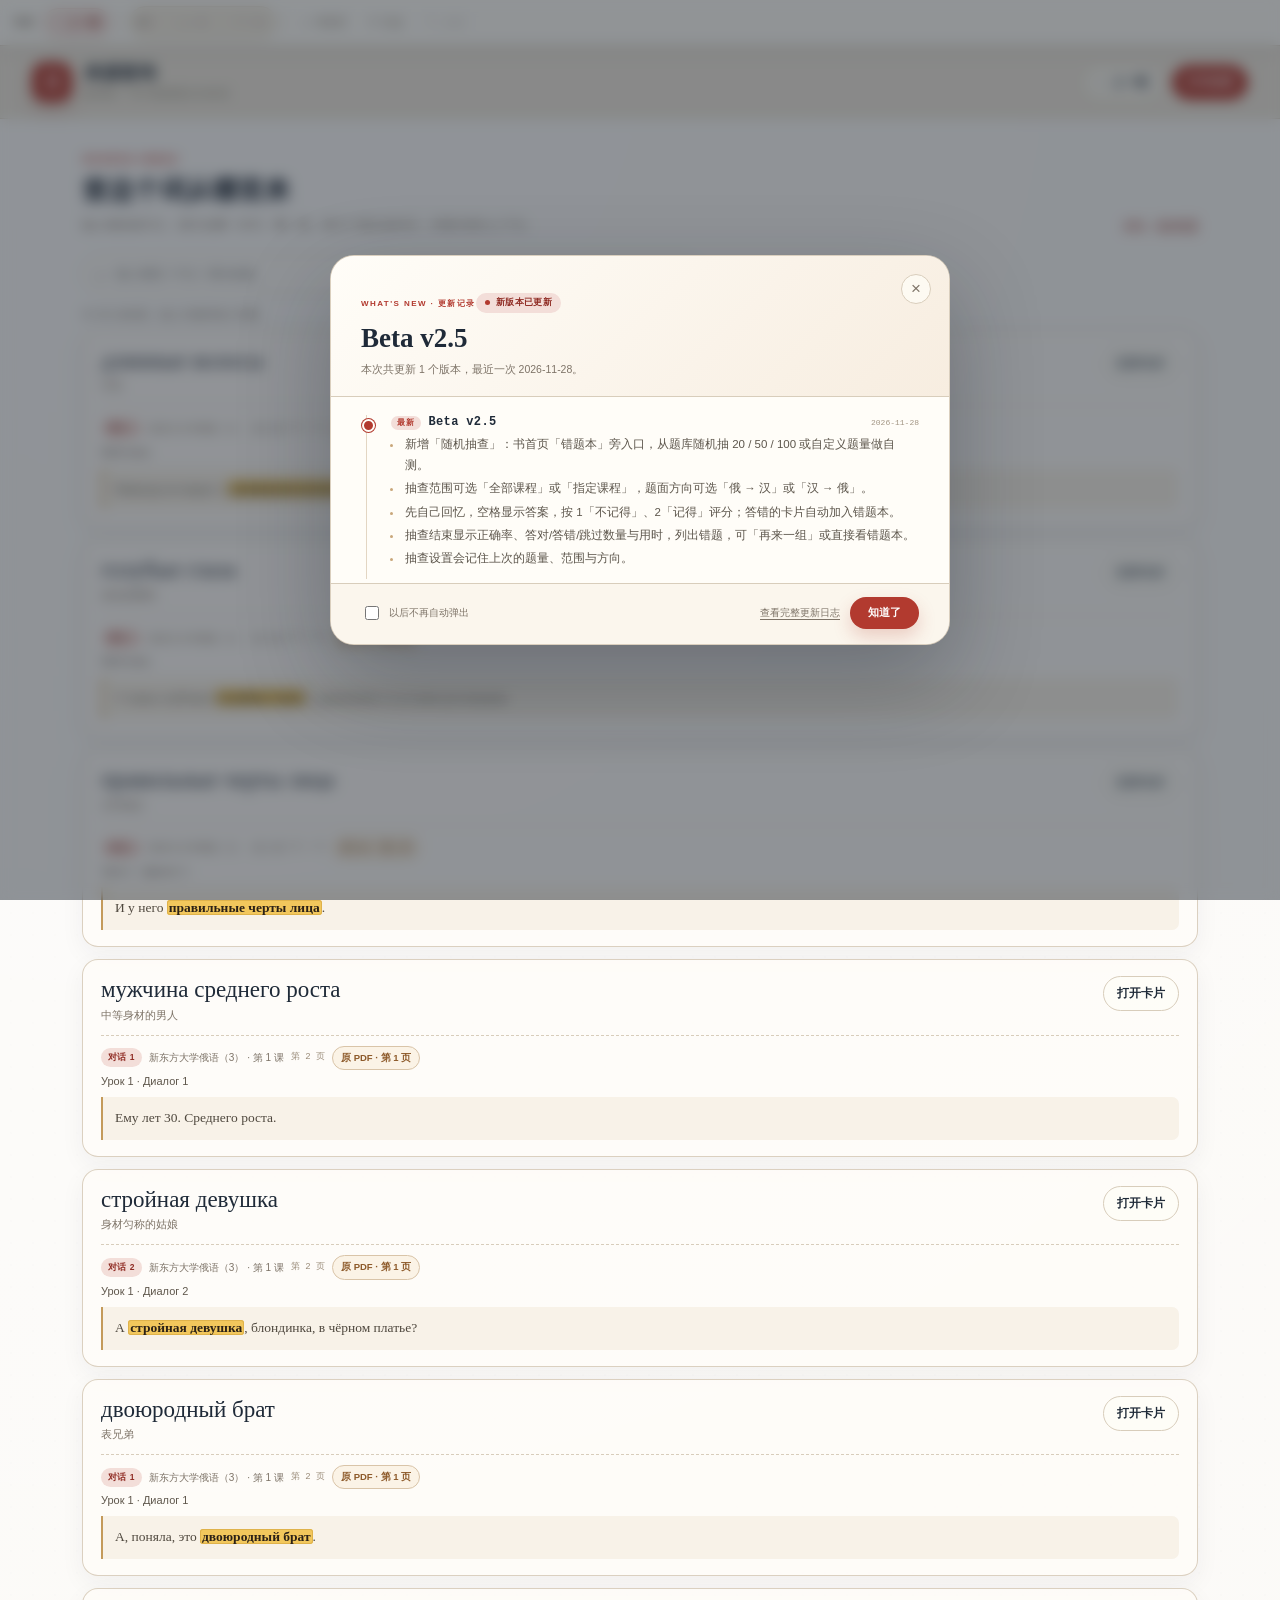
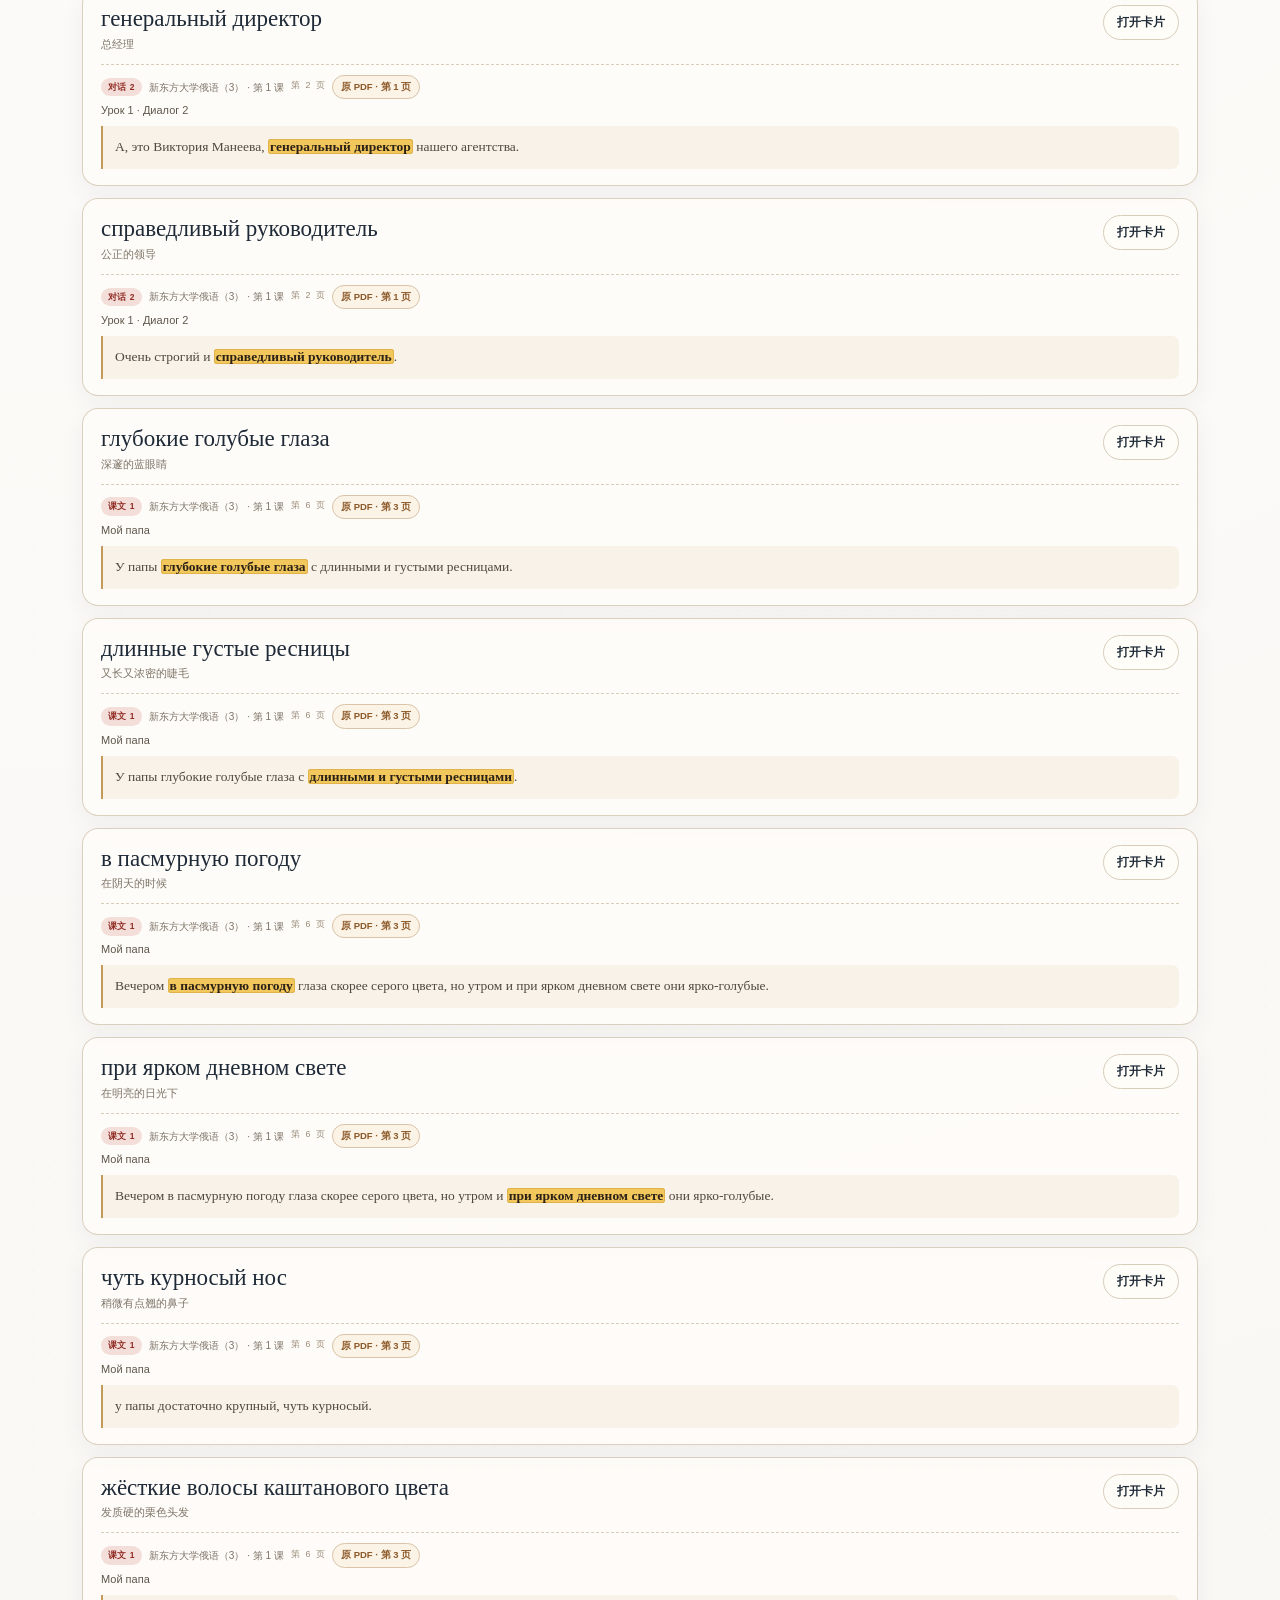
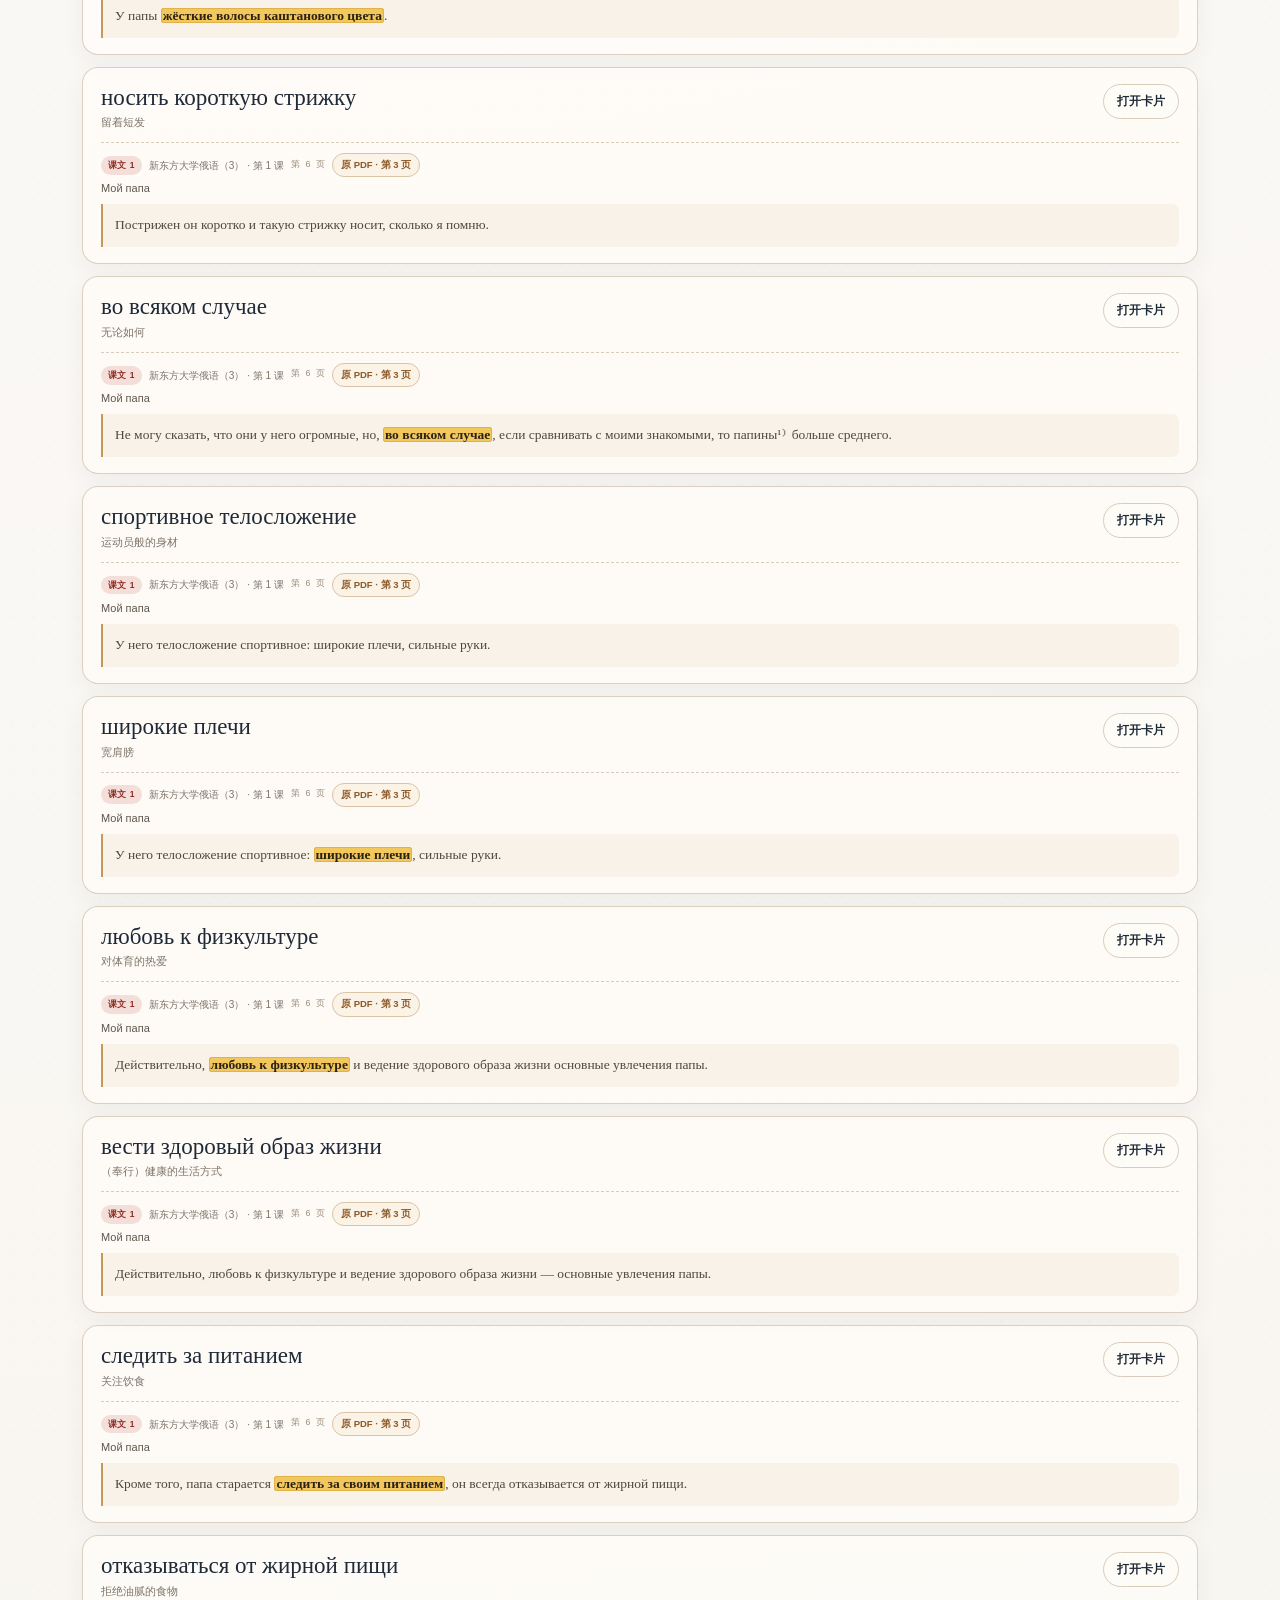
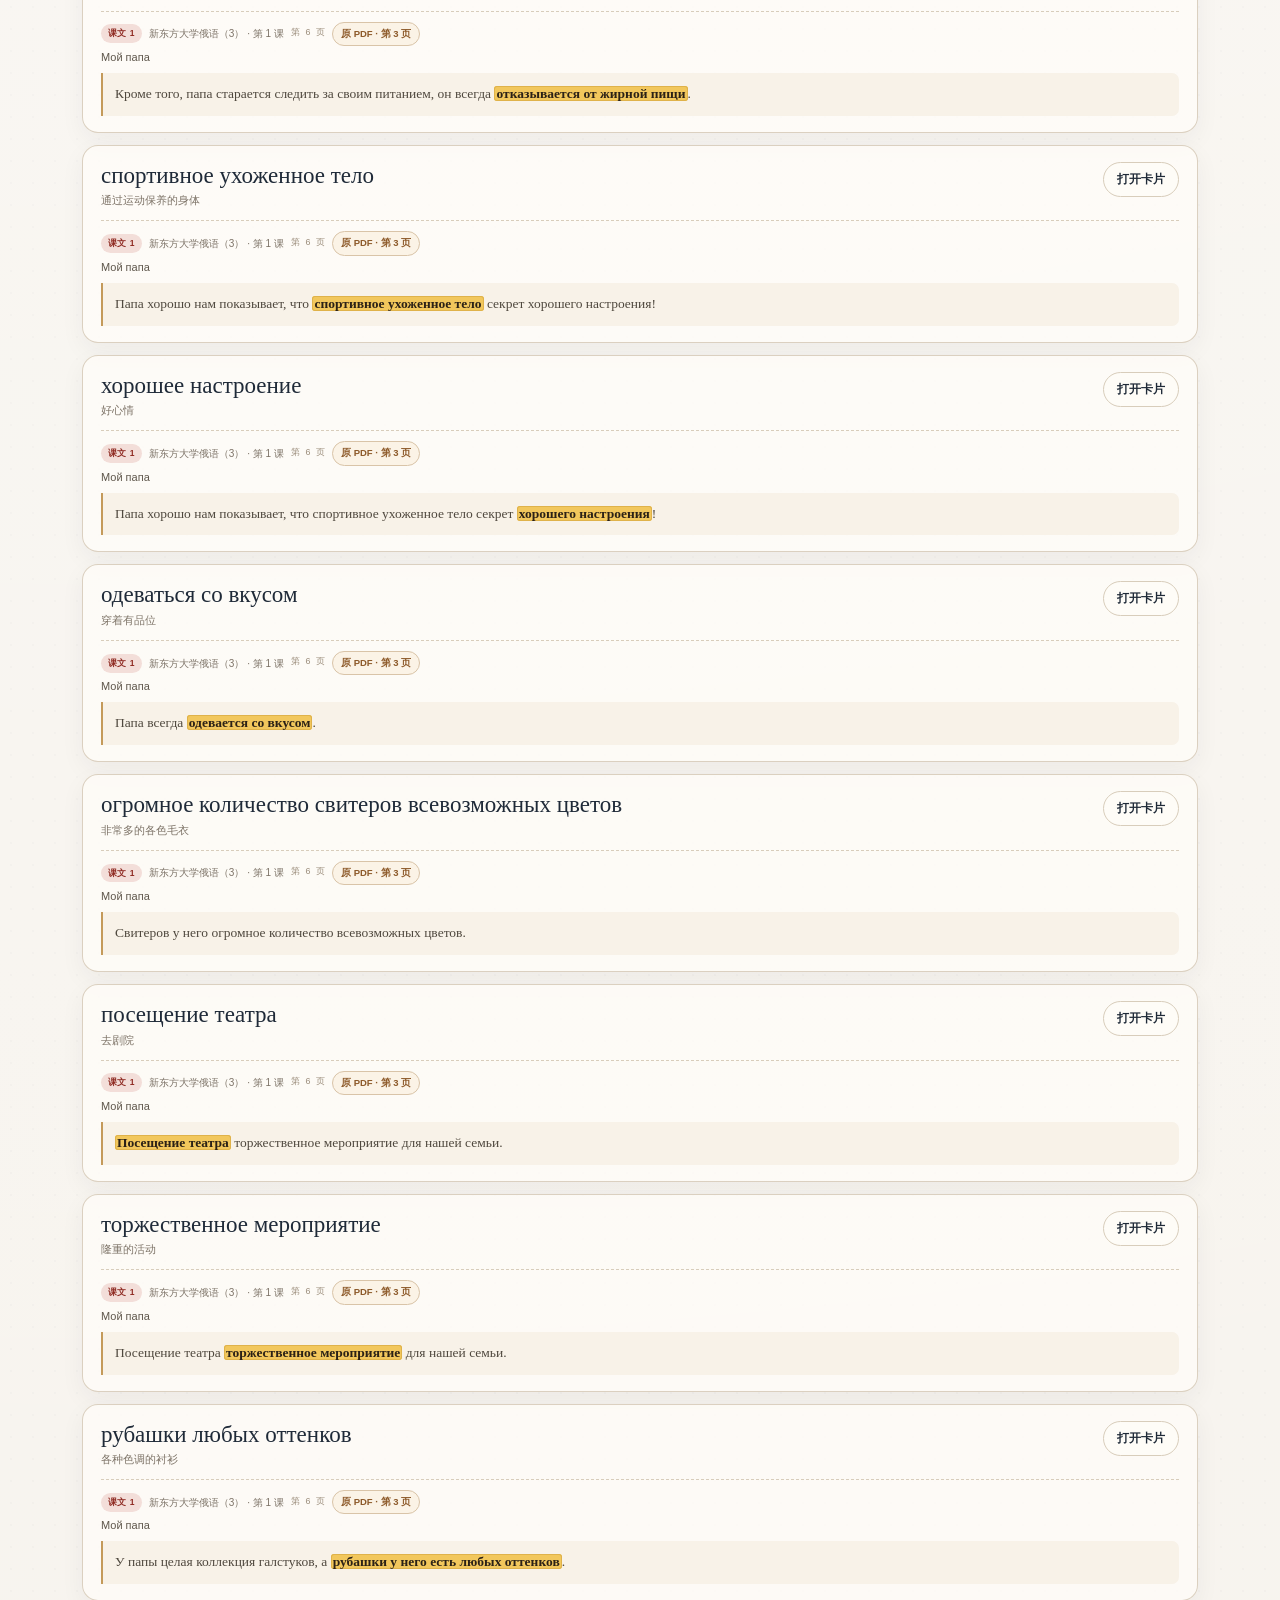
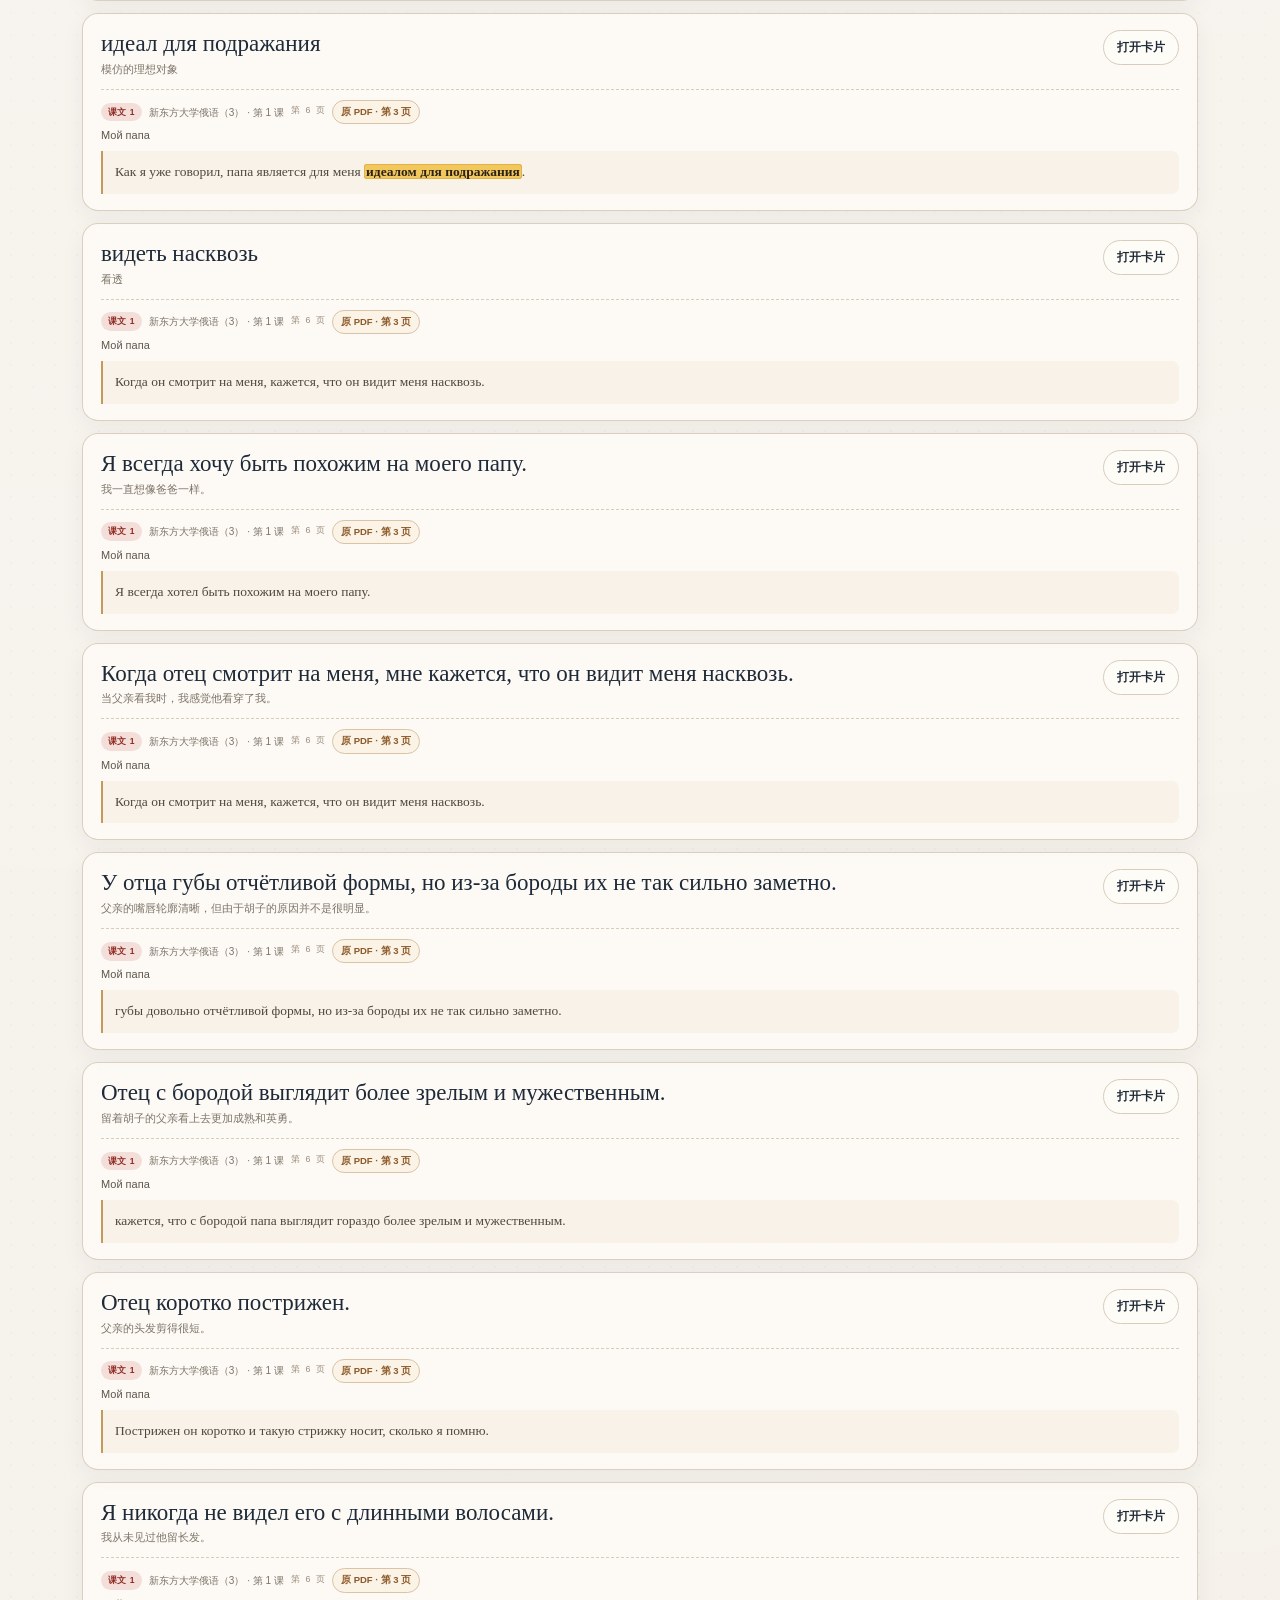
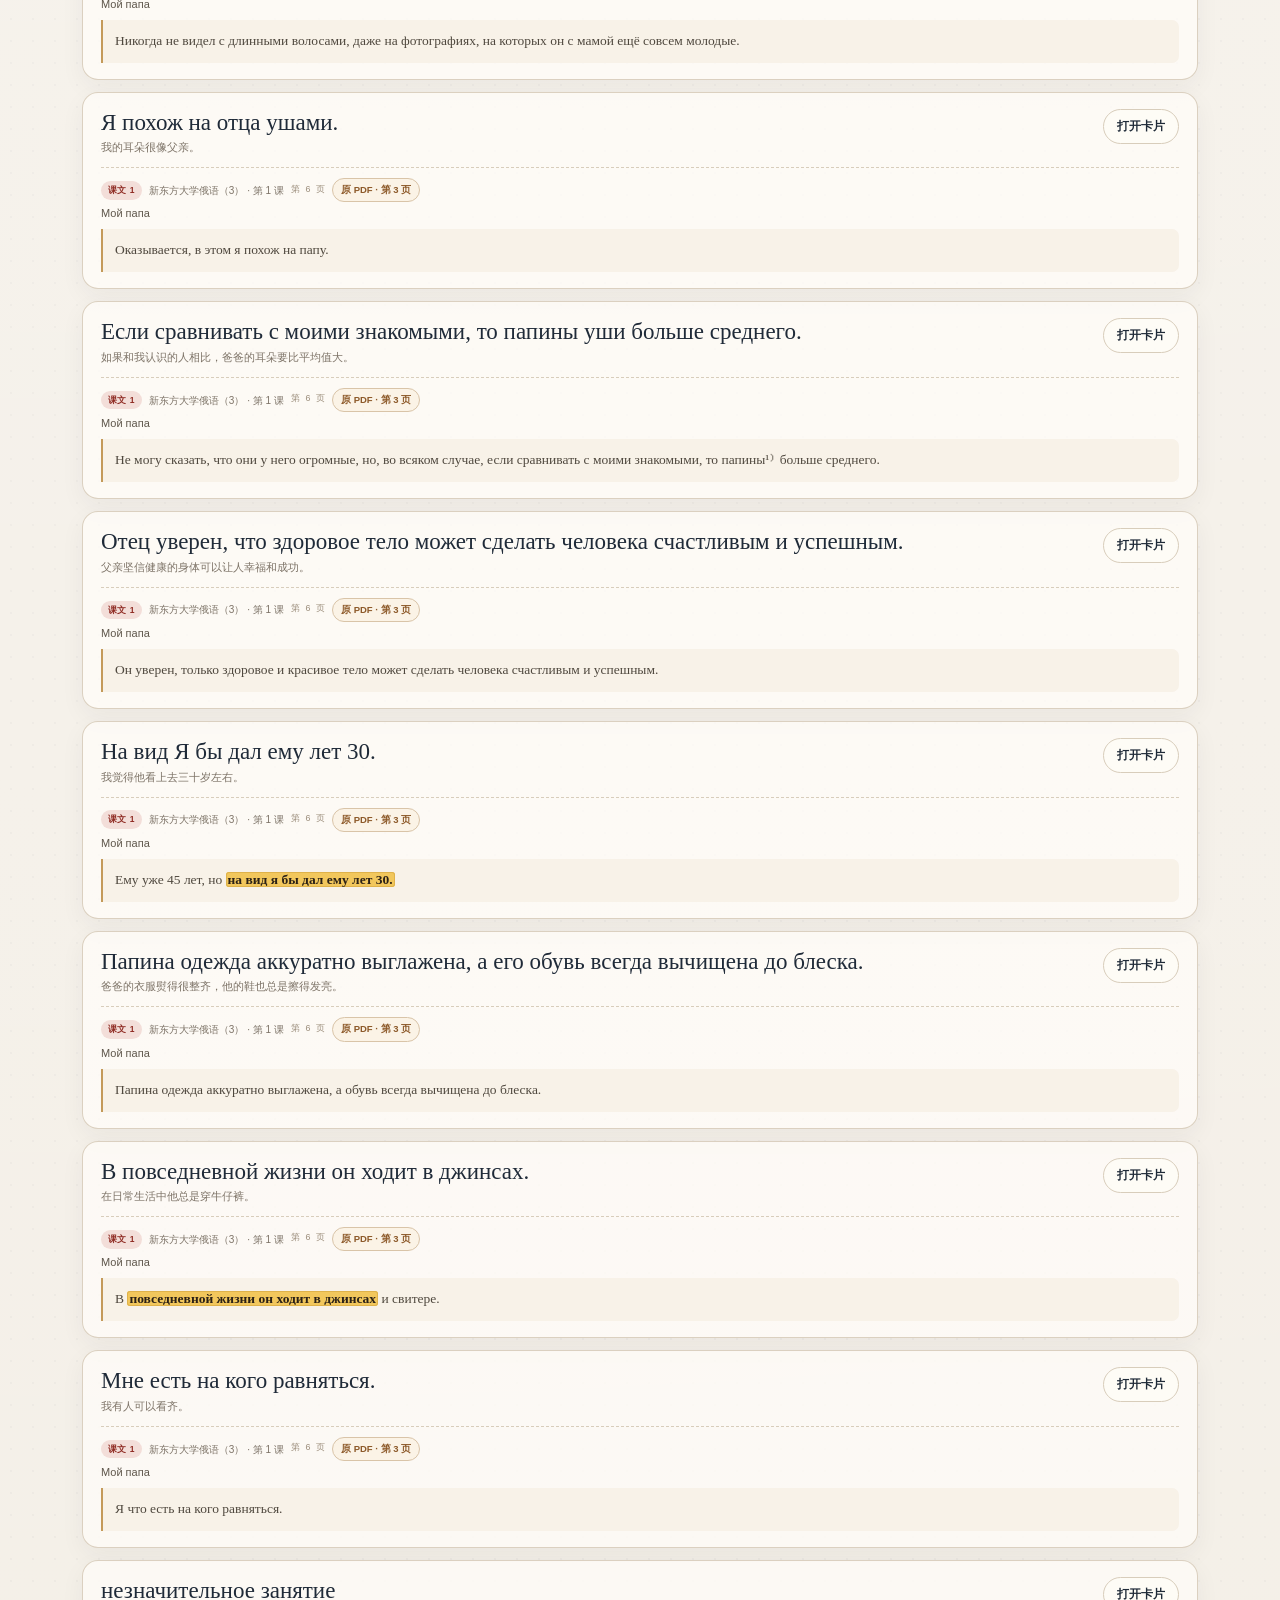
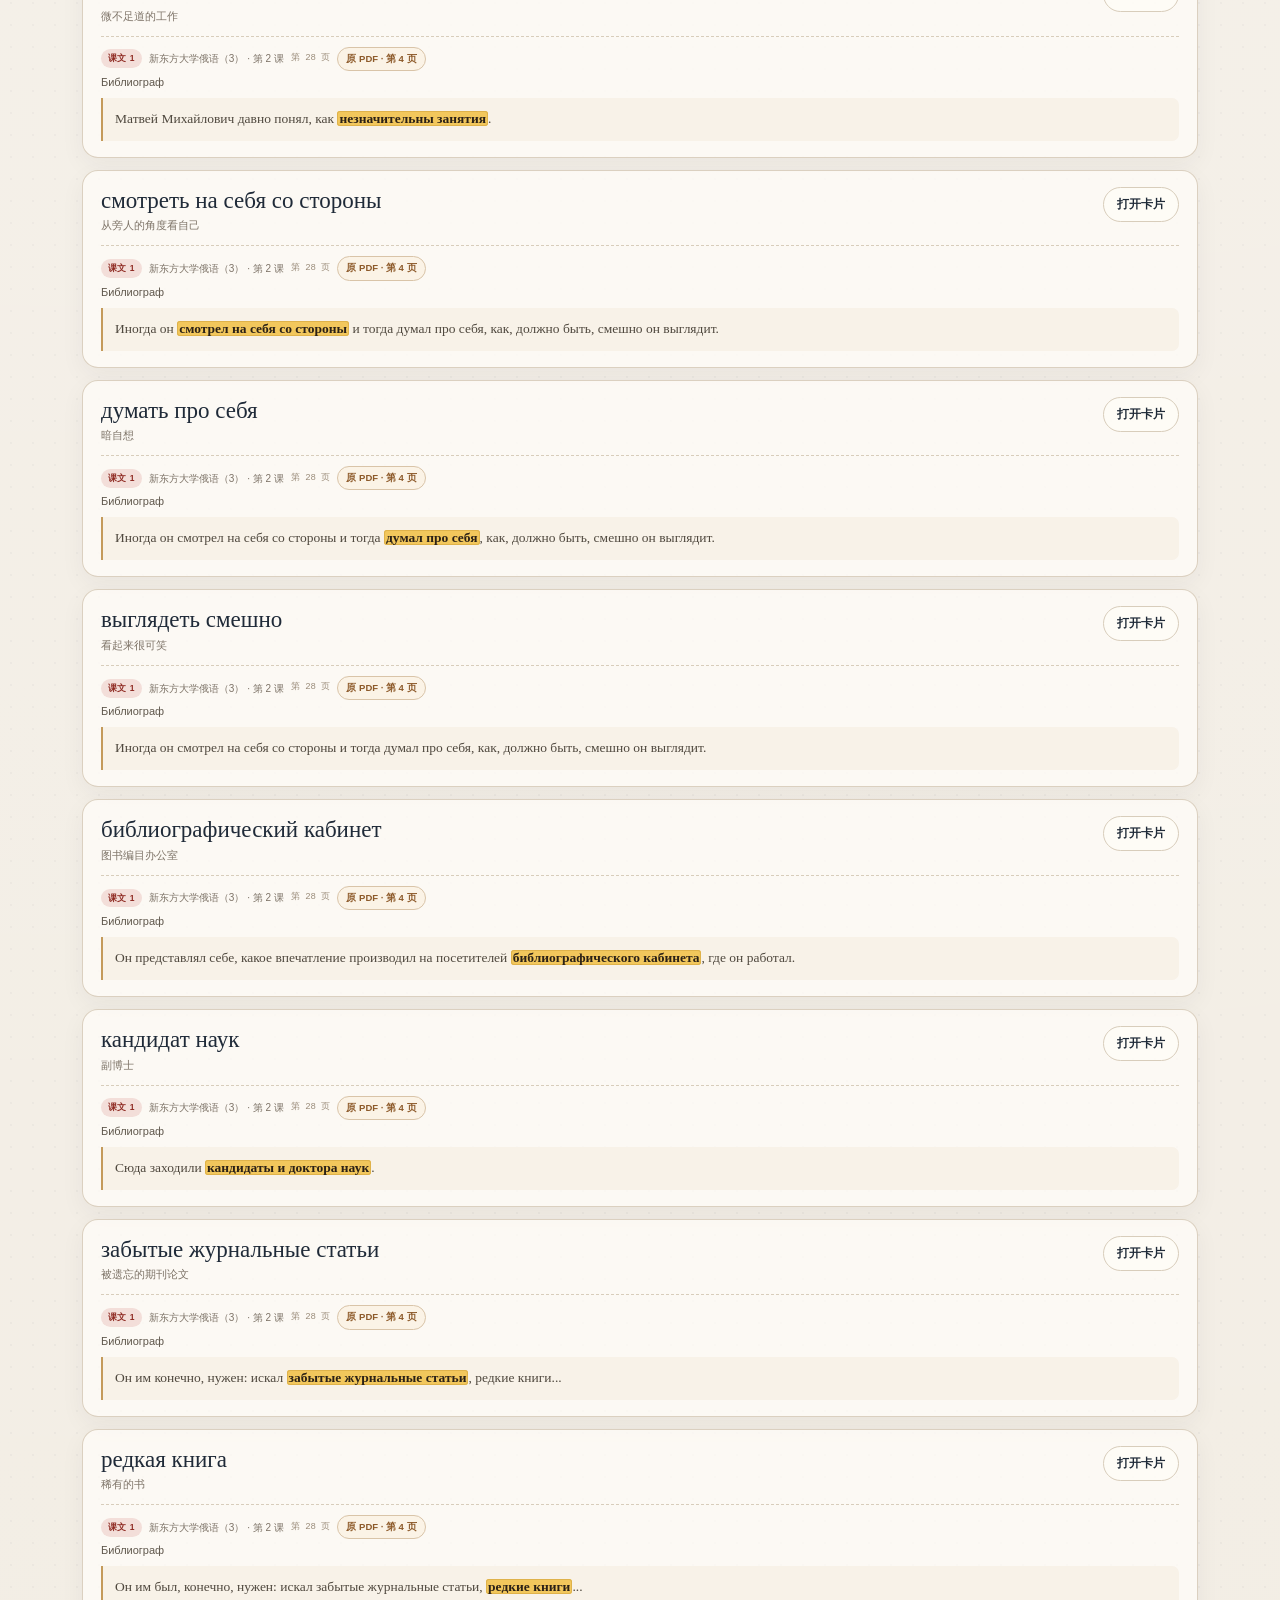
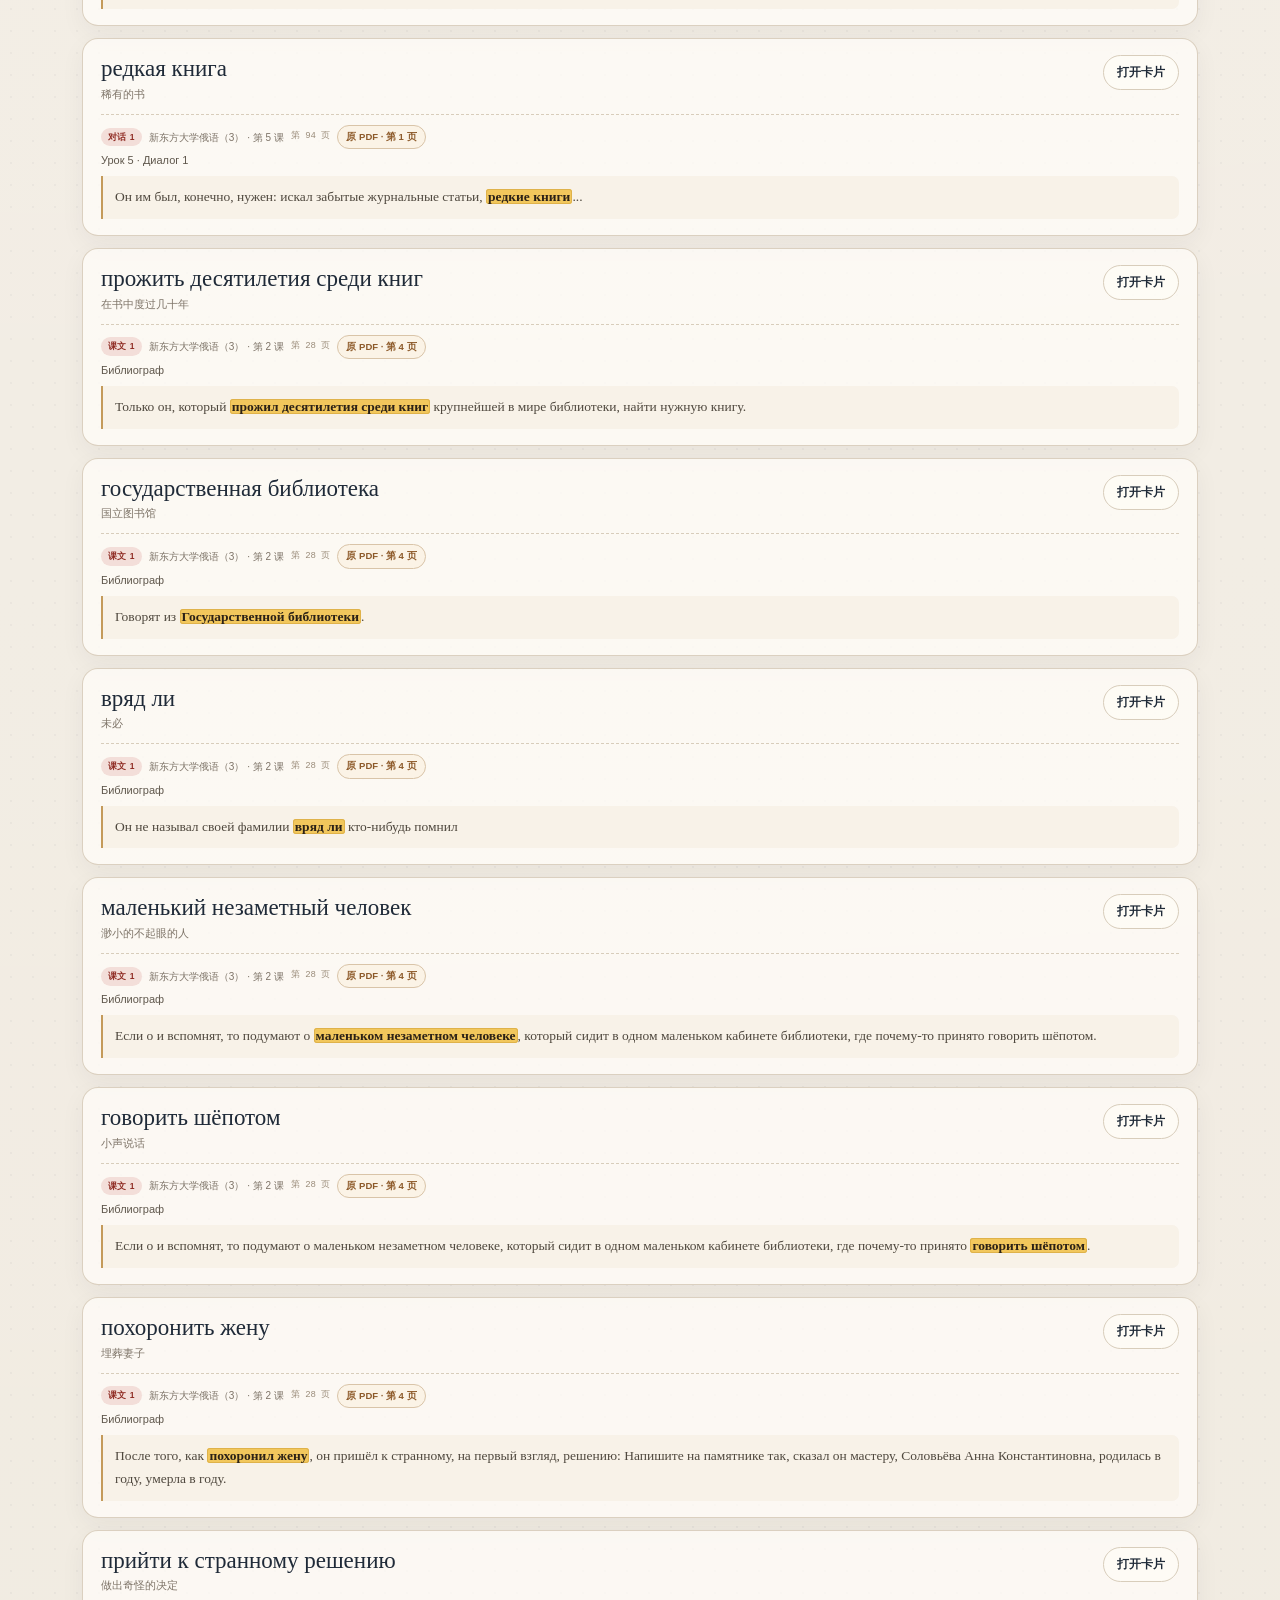
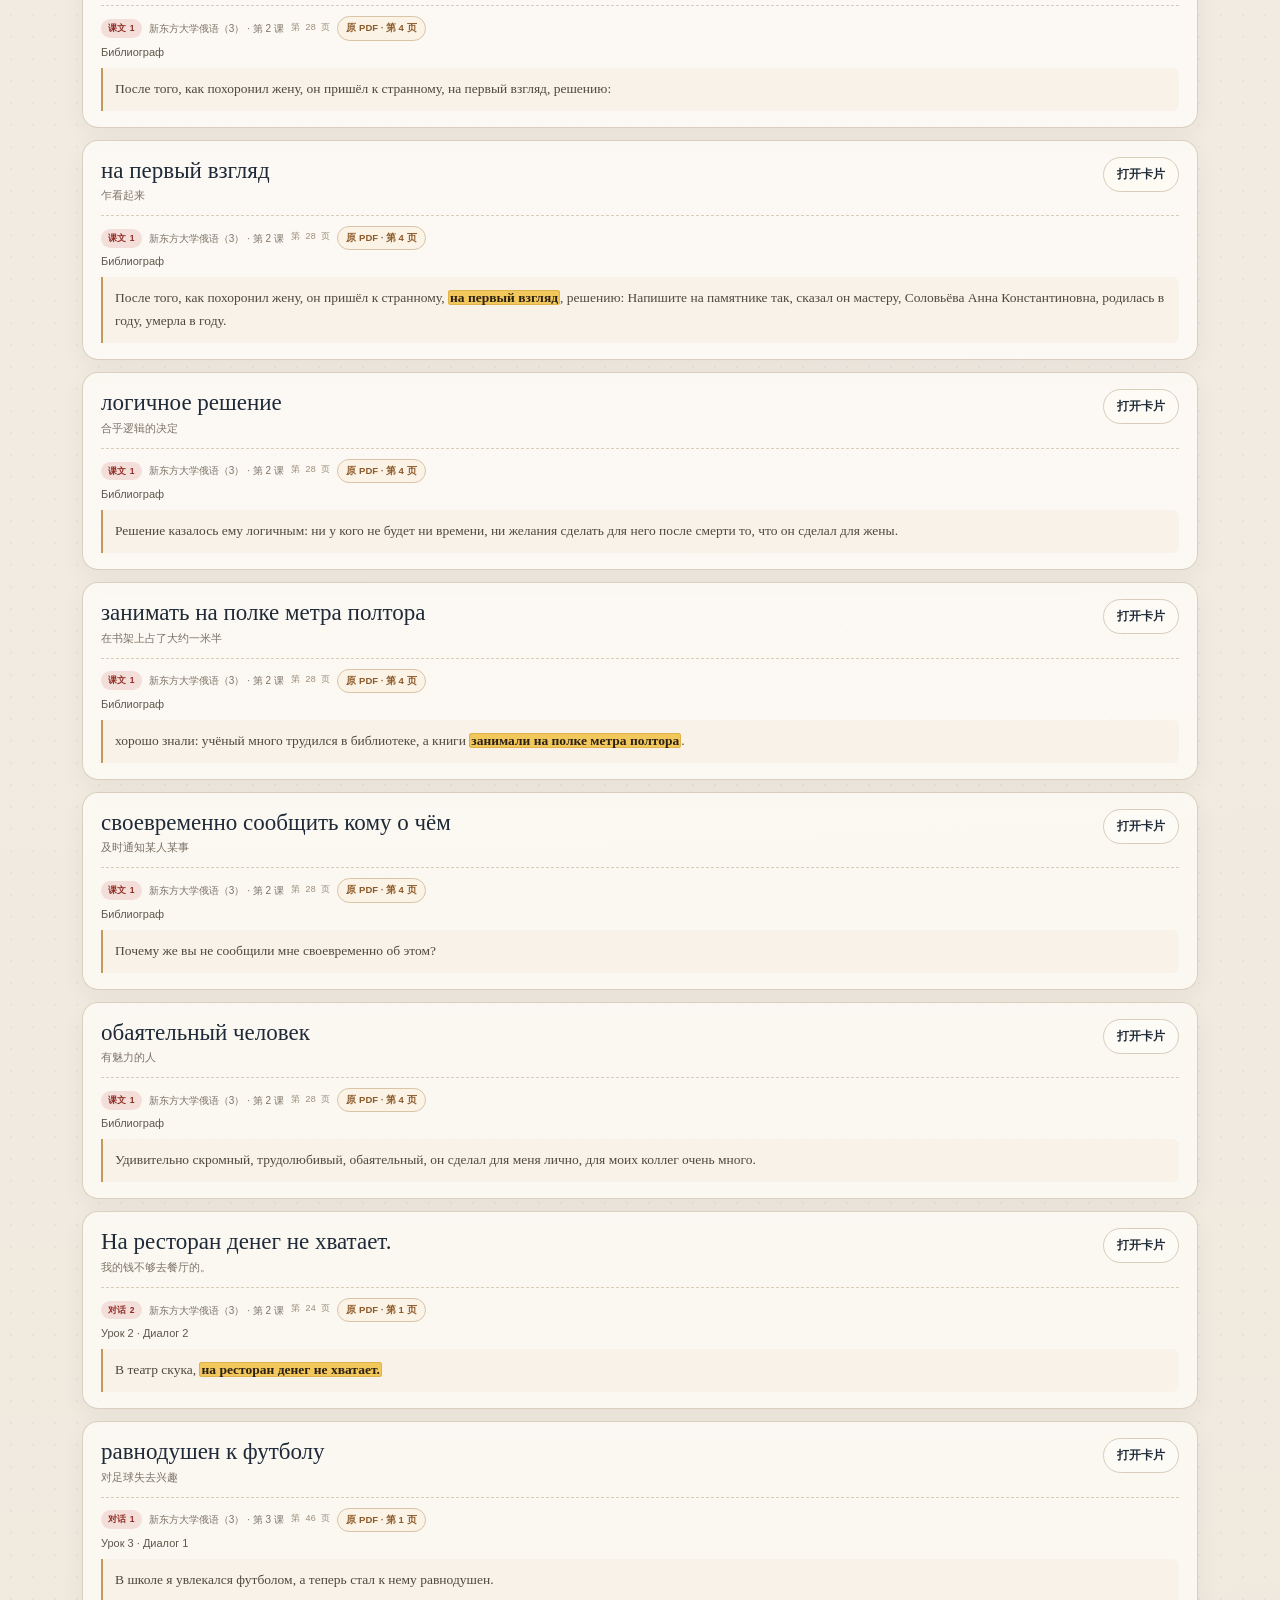
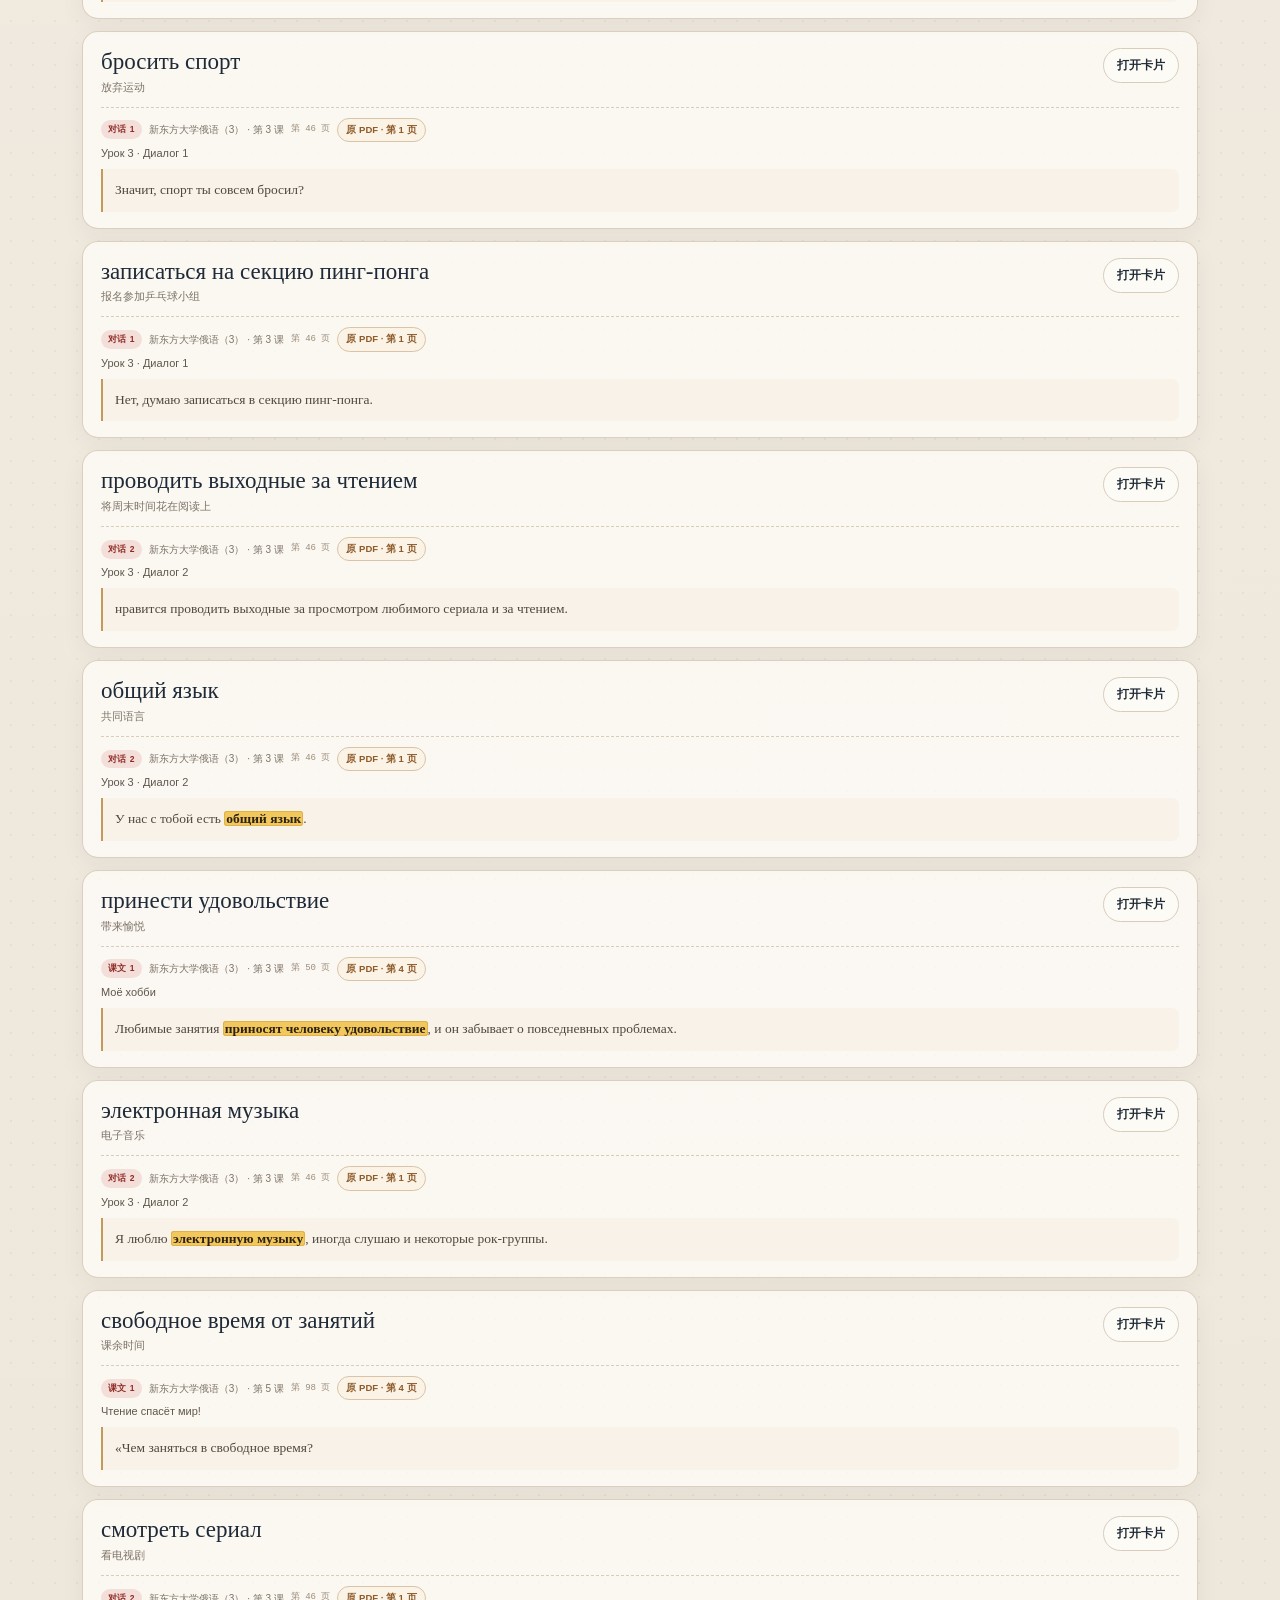
<file: sources.html>
<!doctype html>
<html lang="zh-CN">
<head>
<meta charset="utf-8">
<meta name="viewport" content="width=device-width, initial-scale=1">
<title>来源查询 · 俄汉记忆卡</title>
<link rel="stylesheet" href="unit.css">
<link rel="stylesheet" href="sources.css">
<link rel="stylesheet" href="sidebar.css?v=2.5.0">
<link rel="stylesheet" href="version-update.css?v=2.5.0">
<link rel="icon" href="favicon.ico" sizes="any">
<link rel="icon" type="image/svg+xml" href="favicon.svg">
<link rel="apple-touch-icon" href="icons/icon-192.png">
<link rel="manifest" href="manifest.webmanifest">
</head>
<body>
<header class="unit-header">
  <div class="unit-brand">
    <div class="unit-mark">Я</div>
    <div>
      <h1>来源查询</h1>
      <p>按词组 / 句子查原课文与对话</p>
    </div>
  </div>
  <div class="unit-controls">
    <a class="unit-btn" id="backLevelLink" href="book.html">← 上一级</a>
    <button class="unit-btn primary" id="printBtn" type="button">打印结果</button>
  </div>
</header>

<main class="source-main">
  <div class="source-hero">
    <div>
      <span class="unit-eyebrow">SOURCE INDEX</span>
      <h2>查这个词从哪里来</h2>
      <p>输入俄语或中文，查它在哪一本书、哪一课、第几个课文或对话，并显示原文上下文。</p>
    </div>
    <div class="source-total" id="sourceTotal">0 条来源</div>
  </div>
  <label class="source-search">
    <span>⌕</span>
    <input id="sourceSearch" type="search" placeholder="输入俄语 / 中文 / 课文标题" autocomplete="off">
  </label>
  <div class="source-hint" id="sourceHint">输入关键词开始查询。</div>
  <div class="source-results" id="sourceResults"></div>
</main>

<script src="data/deck.js"></script>
<script src="data/lesson1.js"></script>
<script src="data/lesson2.js"></script>
<script src="data/lesson3.js"></script>
<script src="data/lesson5.js"></script>
<script src="data/lesson6.js"></script>
<script src="data/lesson7.js"></script>
<script src="data/decks-source.js"></script>
<script src="data/sources.js?v=2.5.0"></script>
<script src="data/lemmas.js?v=2.5.0"></script>
<script src="sources.js?v=2.5.0"></script>
<script src="sidebar.js?v=2.5.0"></script>
<script src="data/versions.js?v=2.5.0"></script>
<script src="version-update.js?v=2.5.0"></script>
<script src="pwa.js?v=2.5.0"></script>
</body>
</html>
</file>
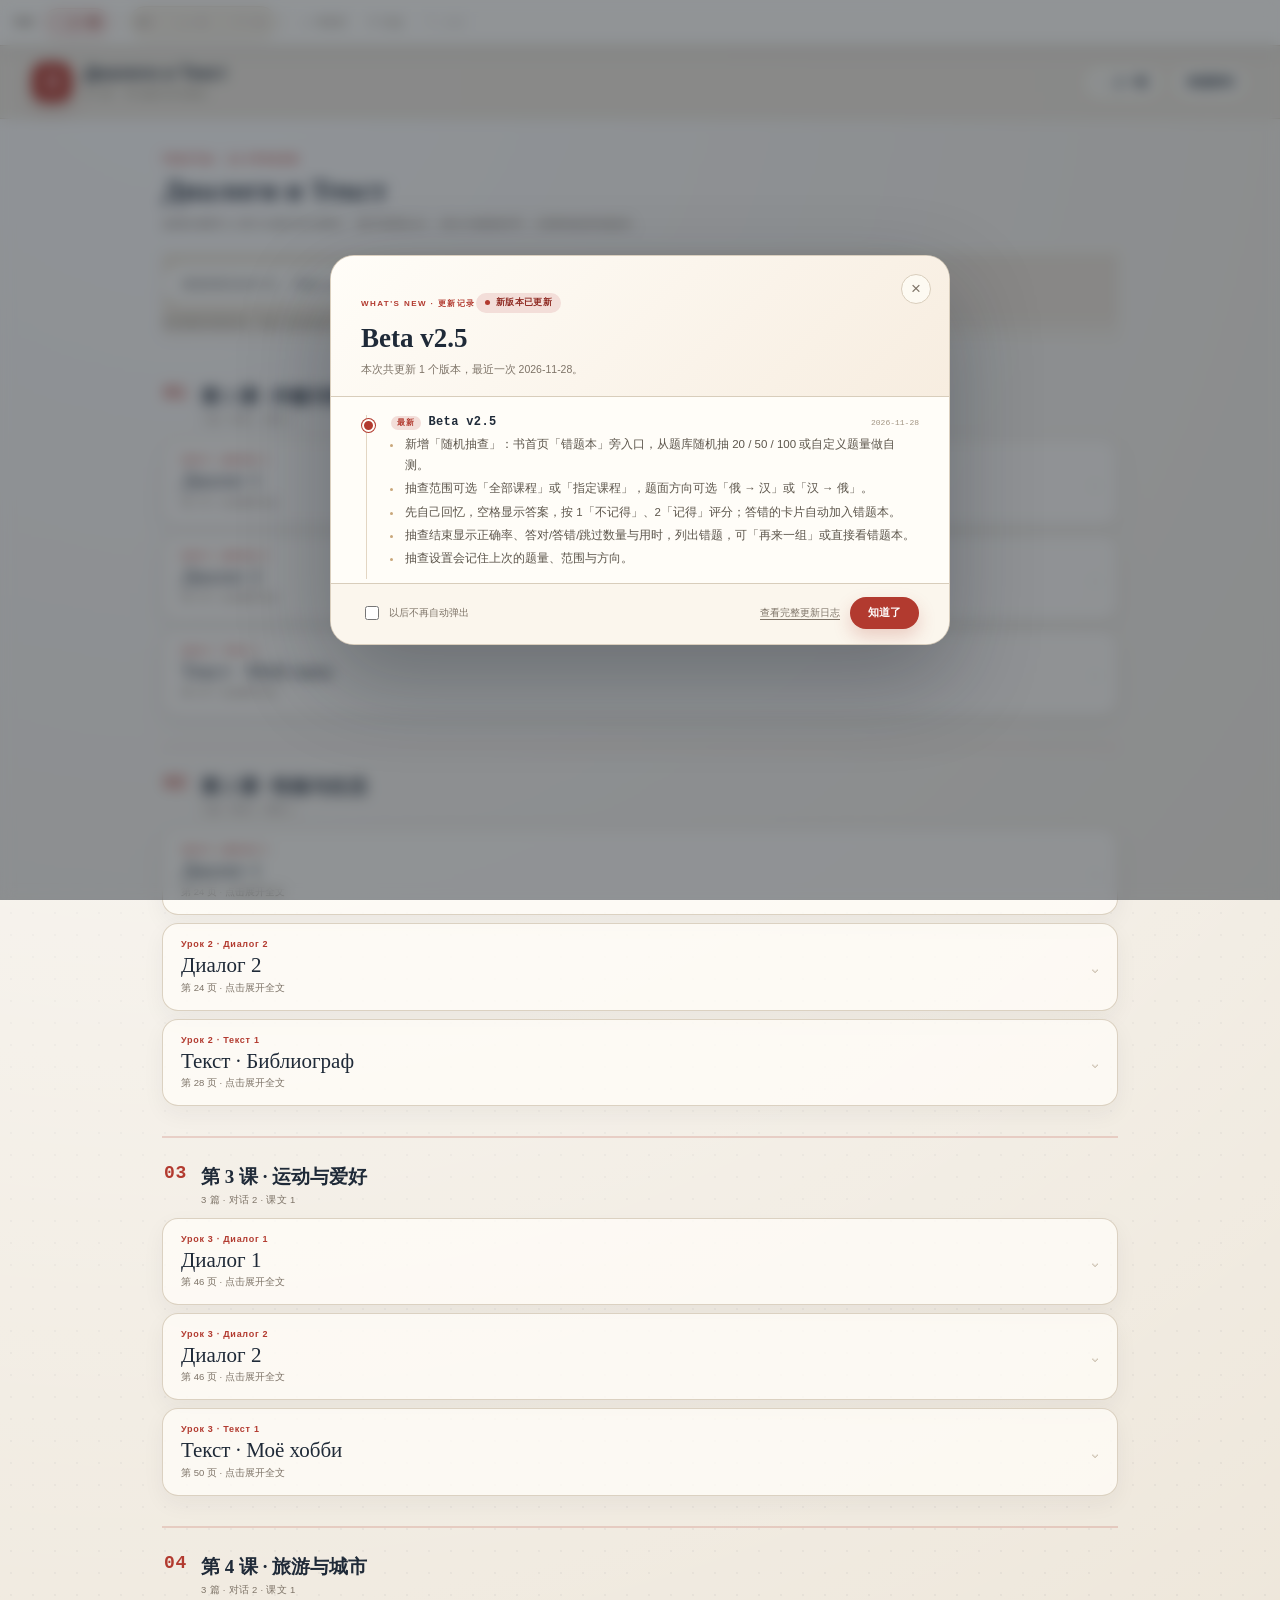
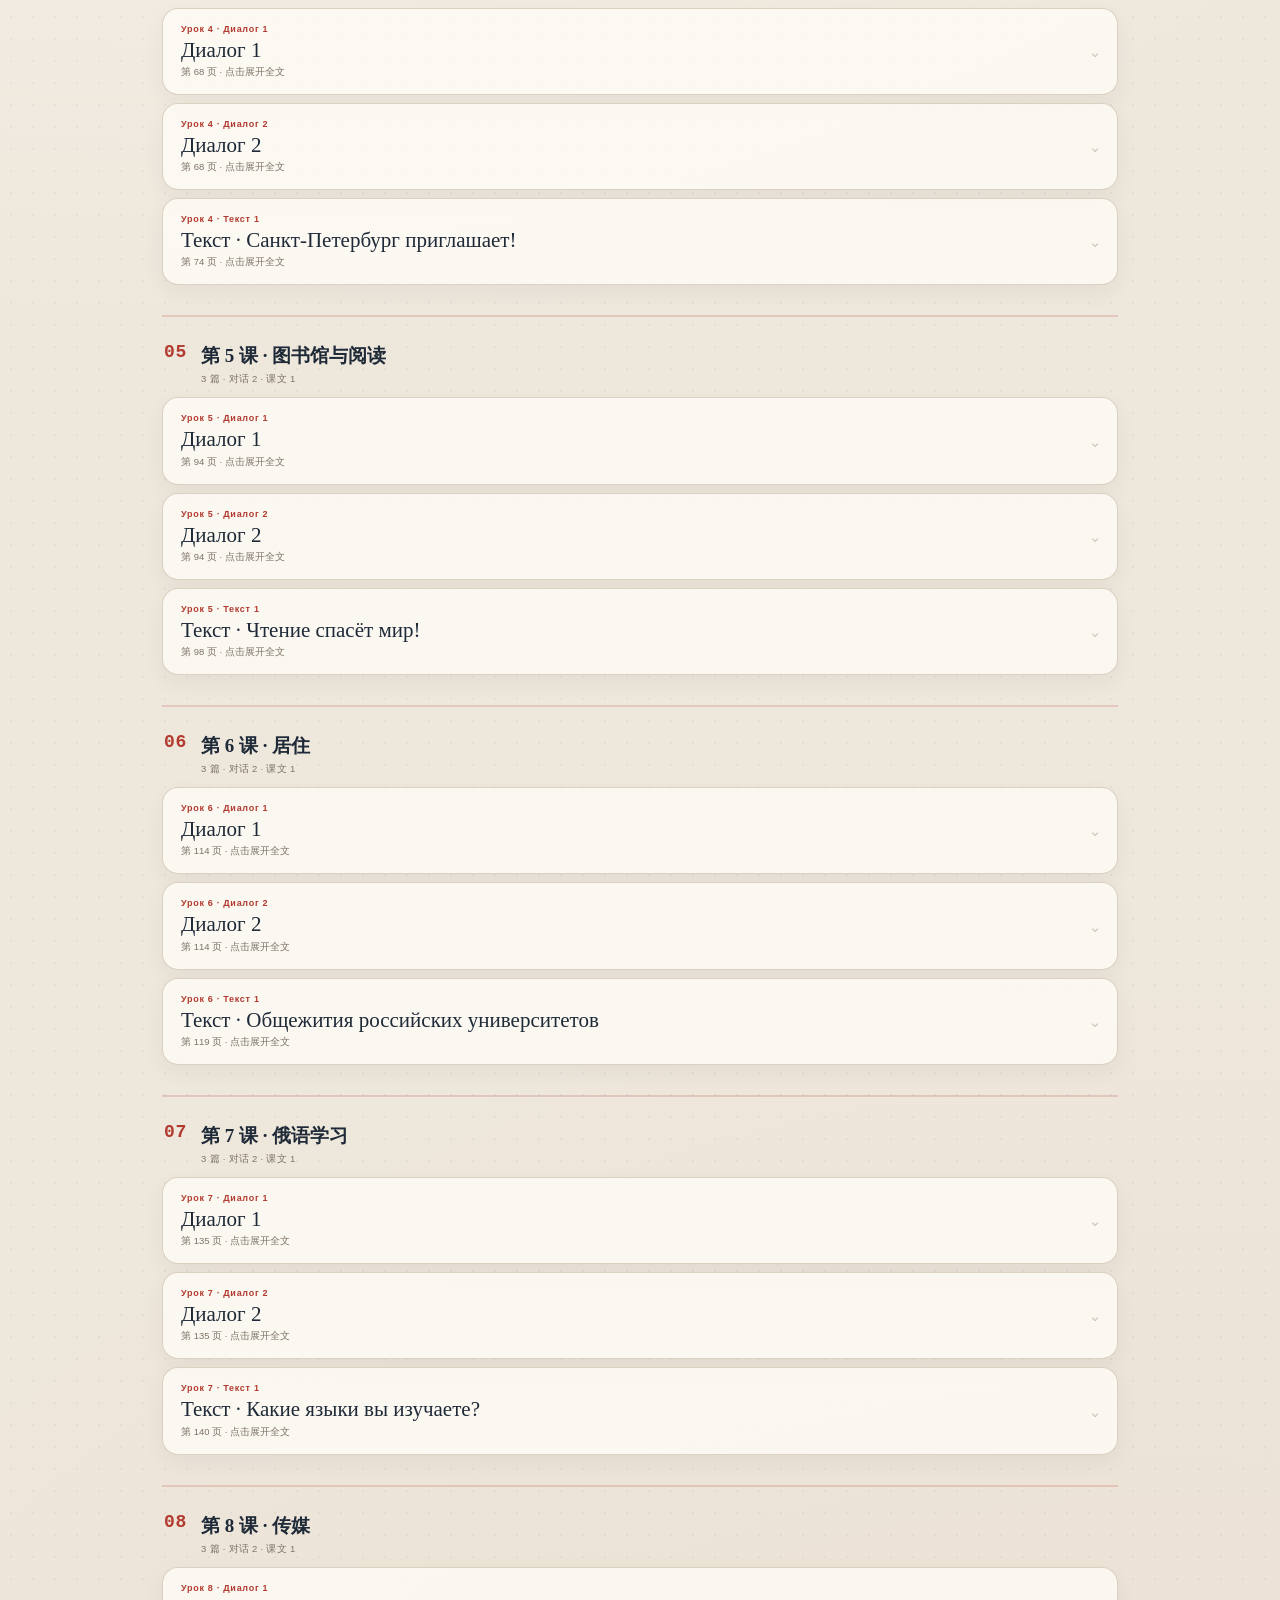
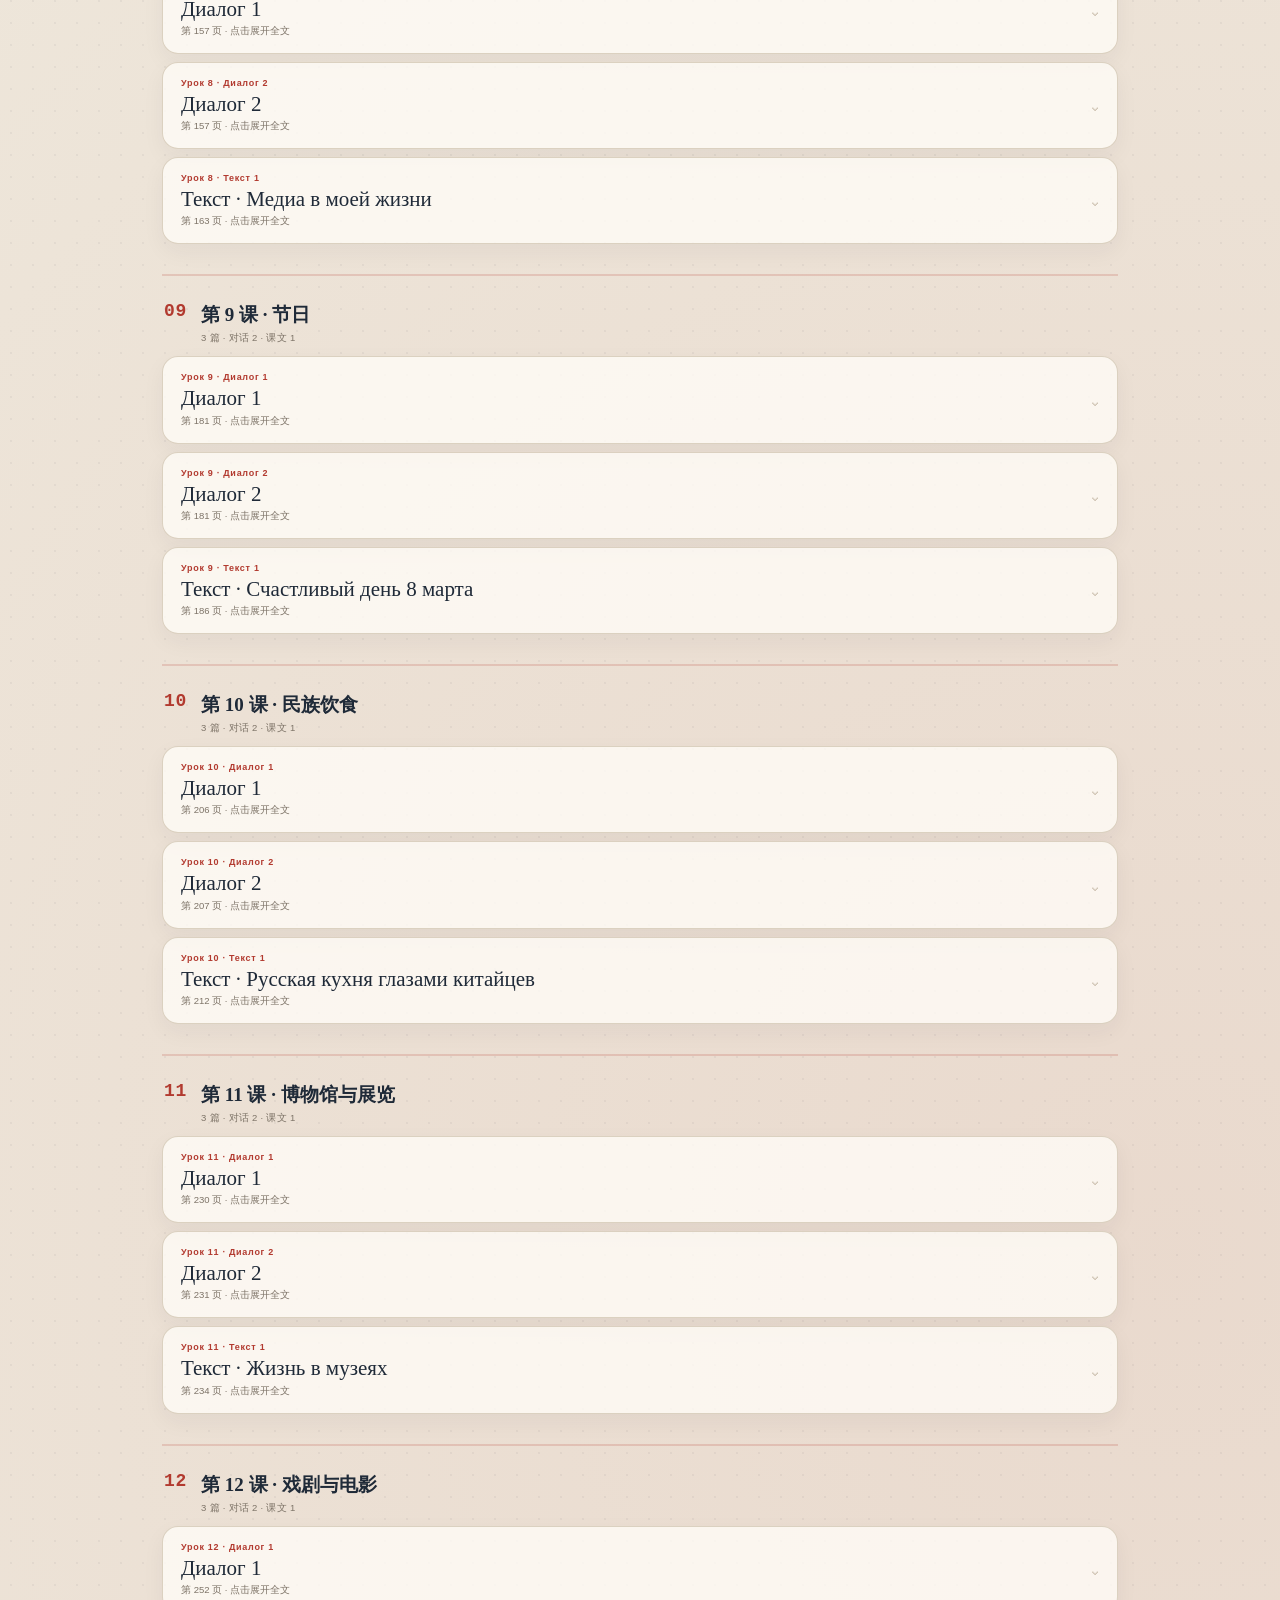
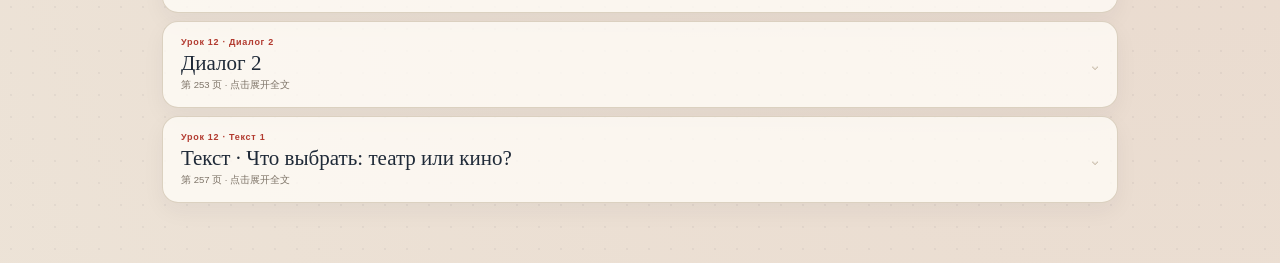
<file: texts.html>
<!doctype html>
<html lang="zh-CN">
<head>
<meta charset="utf-8">
<meta name="viewport" content="width=device-width, initial-scale=1">
<meta name="theme-color" content="#eee7db">
<title>Диалоги и Текст · 俄汉记忆卡</title>
<link rel="stylesheet" href="unit.css">
<link rel="stylesheet" href="texts.css?v=2.5.0">
<link rel="stylesheet" href="sidebar.css?v=2.5.0">
<link rel="stylesheet" href="version-update.css?v=2.5.0">
<link rel="icon" href="favicon.ico" sizes="any">
<link rel="icon" type="image/svg+xml" href="favicon.svg">
<link rel="apple-touch-icon" href="icons/icon-192.png">
<link rel="manifest" href="manifest.webmanifest">
</head>
<body>
<header class="unit-header">
  <div class="unit-brand">
    <div class="unit-mark">Я</div>
    <div>
      <h1>Диалоги и Текст</h1>
      <p>12 课 · 36 篇对话与课文</p>
    </div>
  </div>
  <div class="unit-controls">
    <a class="unit-btn" href="book.html">← 上一级</a>
    <a class="unit-btn" href="sources.html?v=2.5.0">来源查询</a>
  </div>
</header>

<main class="texts-main">
  <div class="texts-hero">
    <span class="unit-eyebrow">ТЕКСТЫ · 12 УРОКОВ</span>
    <h2>Диалоги и Текст</h2>
    <p>按课次整理 12 课 36 篇对话与课文。展开查看全文，原文为精校转写，旧课保留原有版本。</p>
  </div>
  <div class="text-search">
    <div class="text-search-field">
      <input id="textSearch" type="search" placeholder="搜索俄语或中文，例如 длинная / 一居室 / 住宅" autocomplete="off" aria-label="搜索对话和课文">
      <button type="button" class="text-search-clear" id="textSearchClear" aria-label="清空搜索" hidden>×</button>
    </div>
    <p class="text-search-hint" id="textSearchHint">支持俄语词形变化：输入 длинная 也能找到 длинные</p>
  </div>
  <div class="text-search-results" id="textSearchResults" hidden></div>
  <div class="texts-list" id="textsList"></div>
</main>

<script src="data/sources.js?v=2.5.0"></script>
<script src="data/extra-texts.js?v=2.5.0"></script>
<script src="data/text-search.js?v=2.5.0"></script>
<script src="texts.js?v=2.5.0"></script>
<script src="sidebar.js?v=2.5.0"></script>
<script src="data/versions.js?v=2.5.0"></script>
<script src="version-update.js?v=2.5.0"></script>
<script src="pwa.js?v=2.5.0"></script>
</body>
</html>
</file>
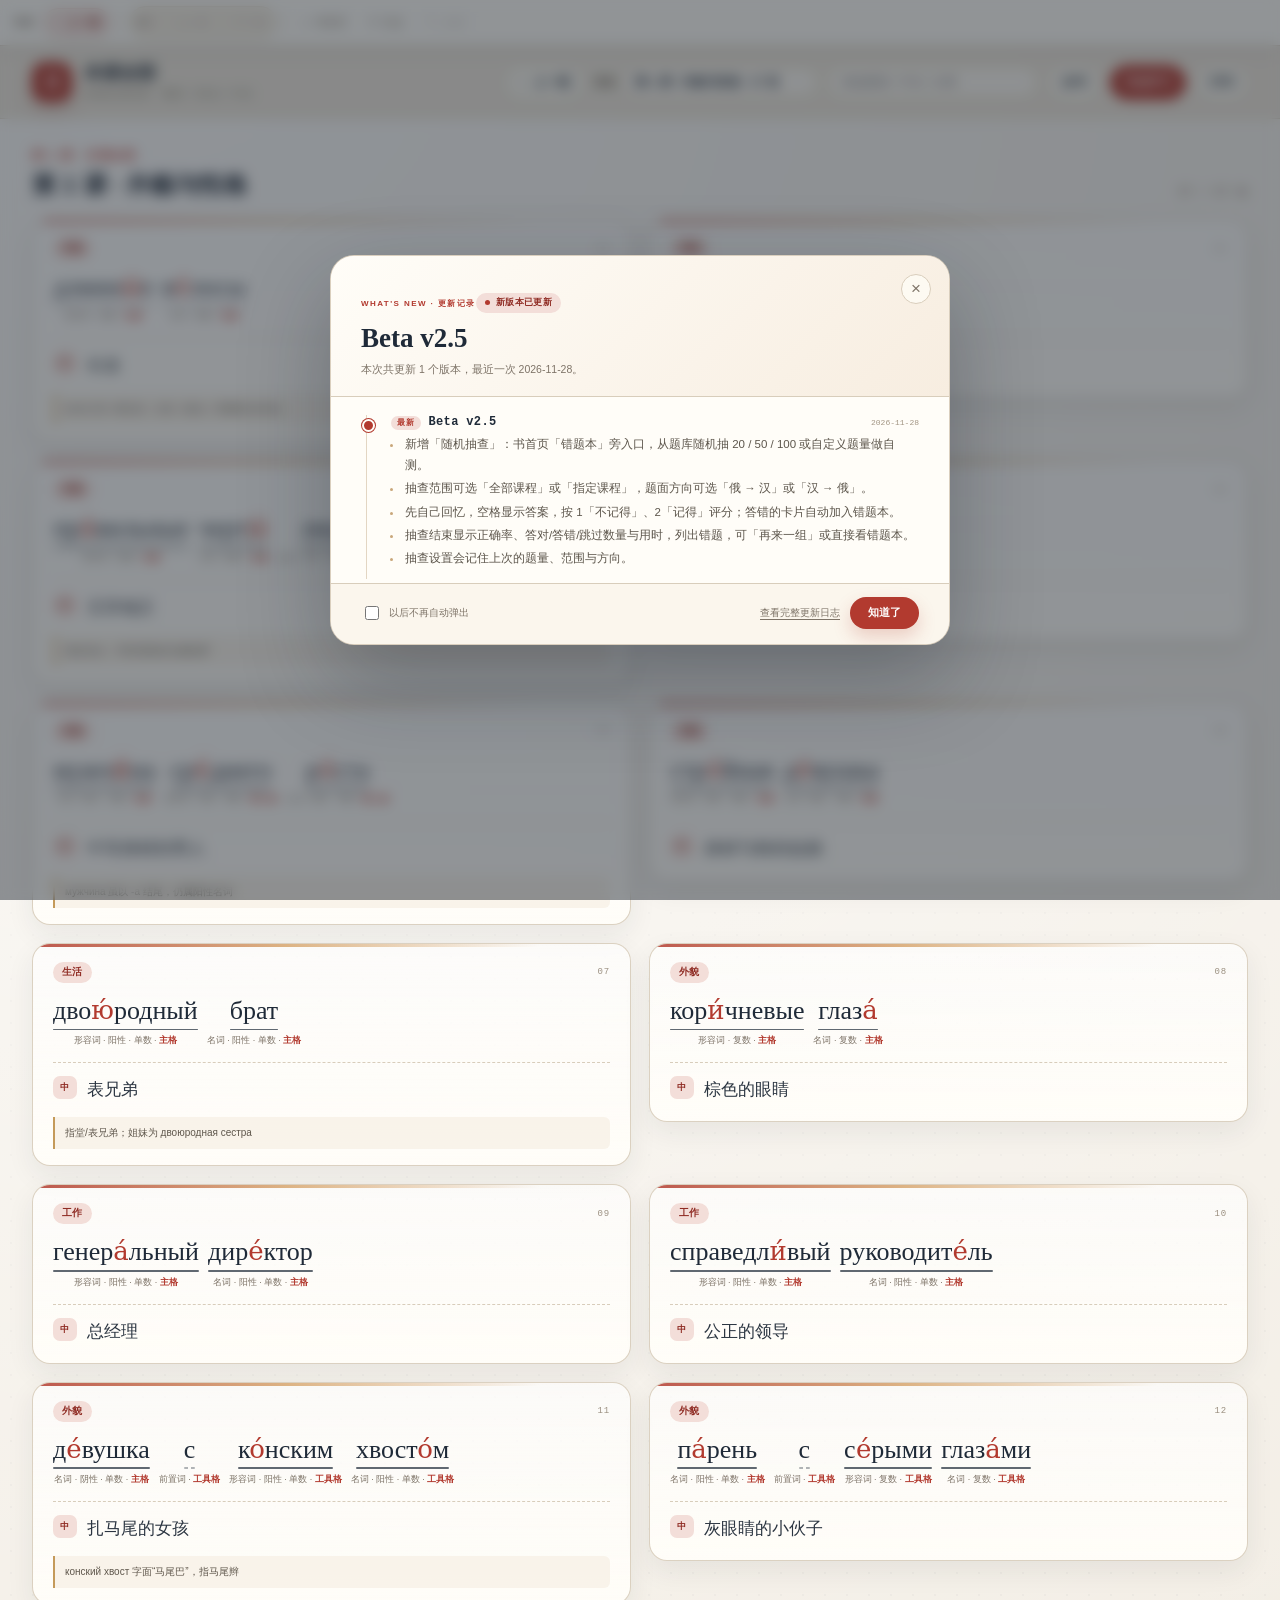
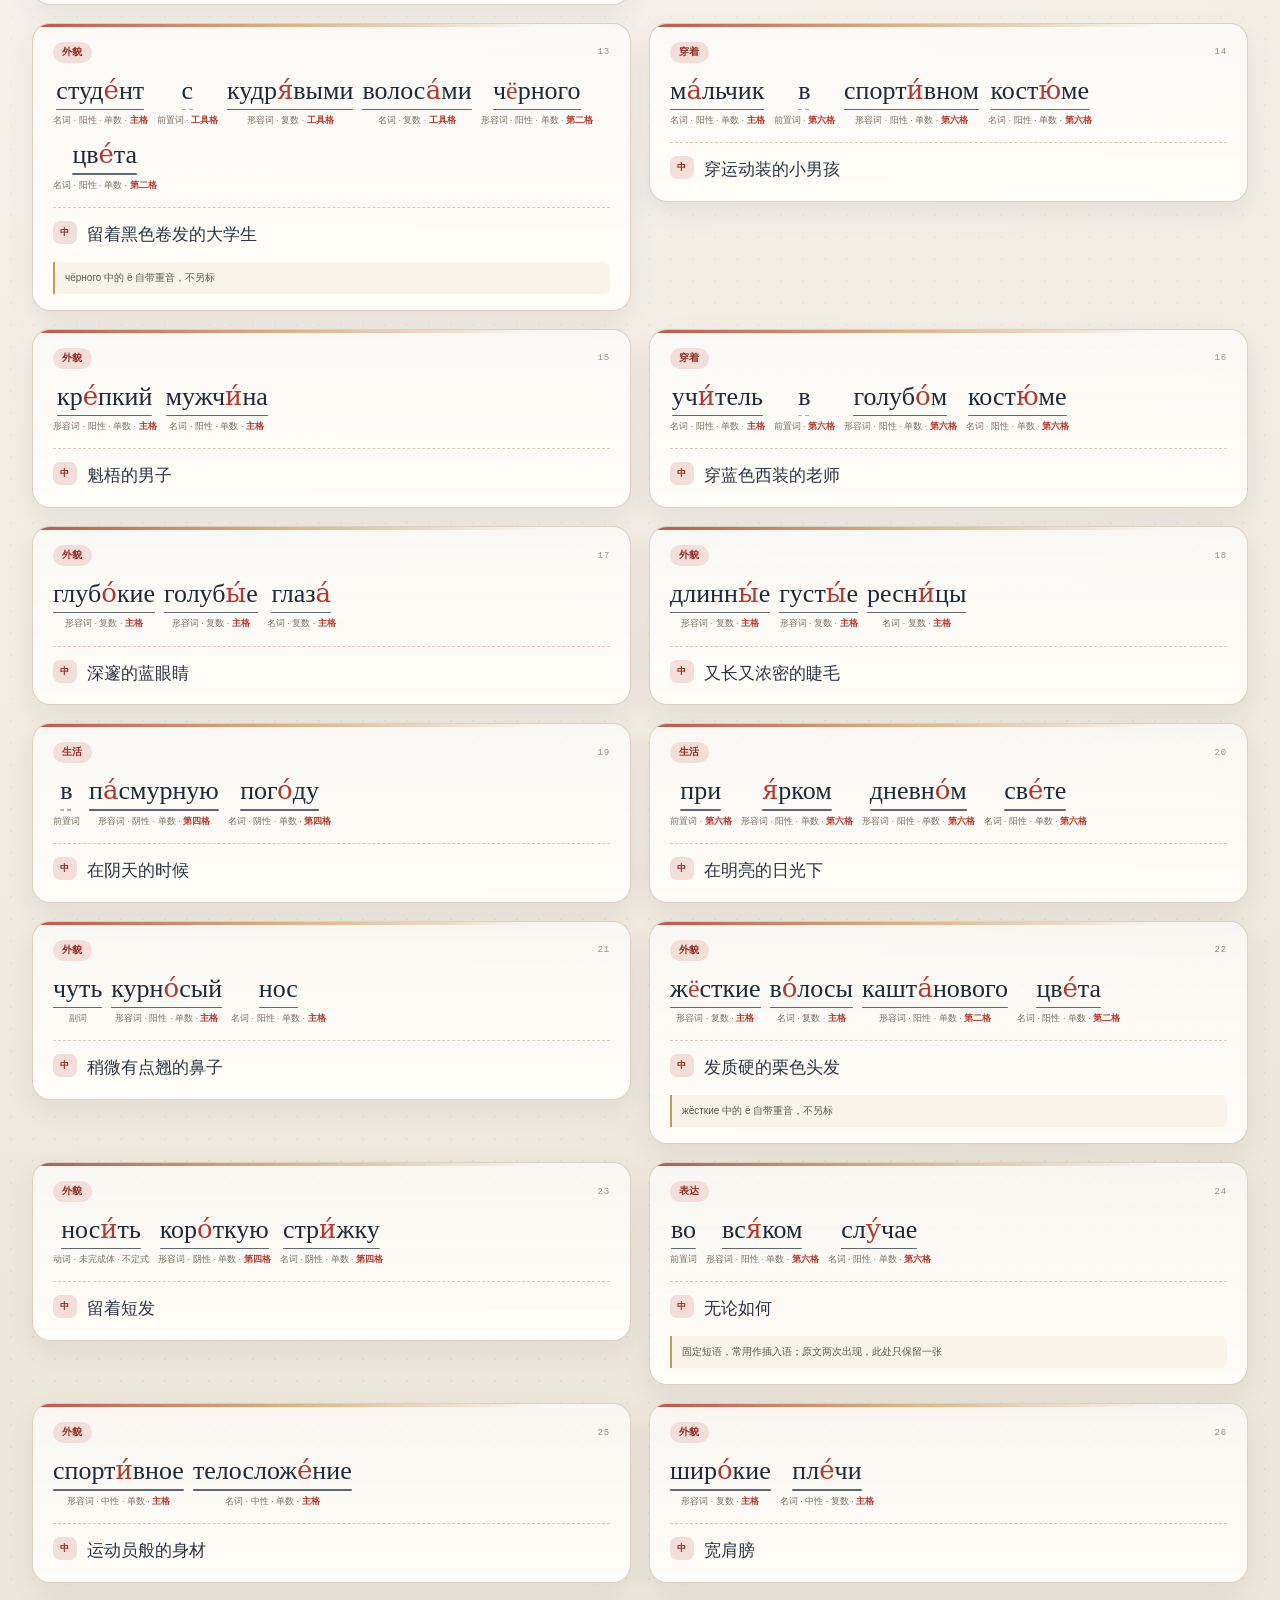
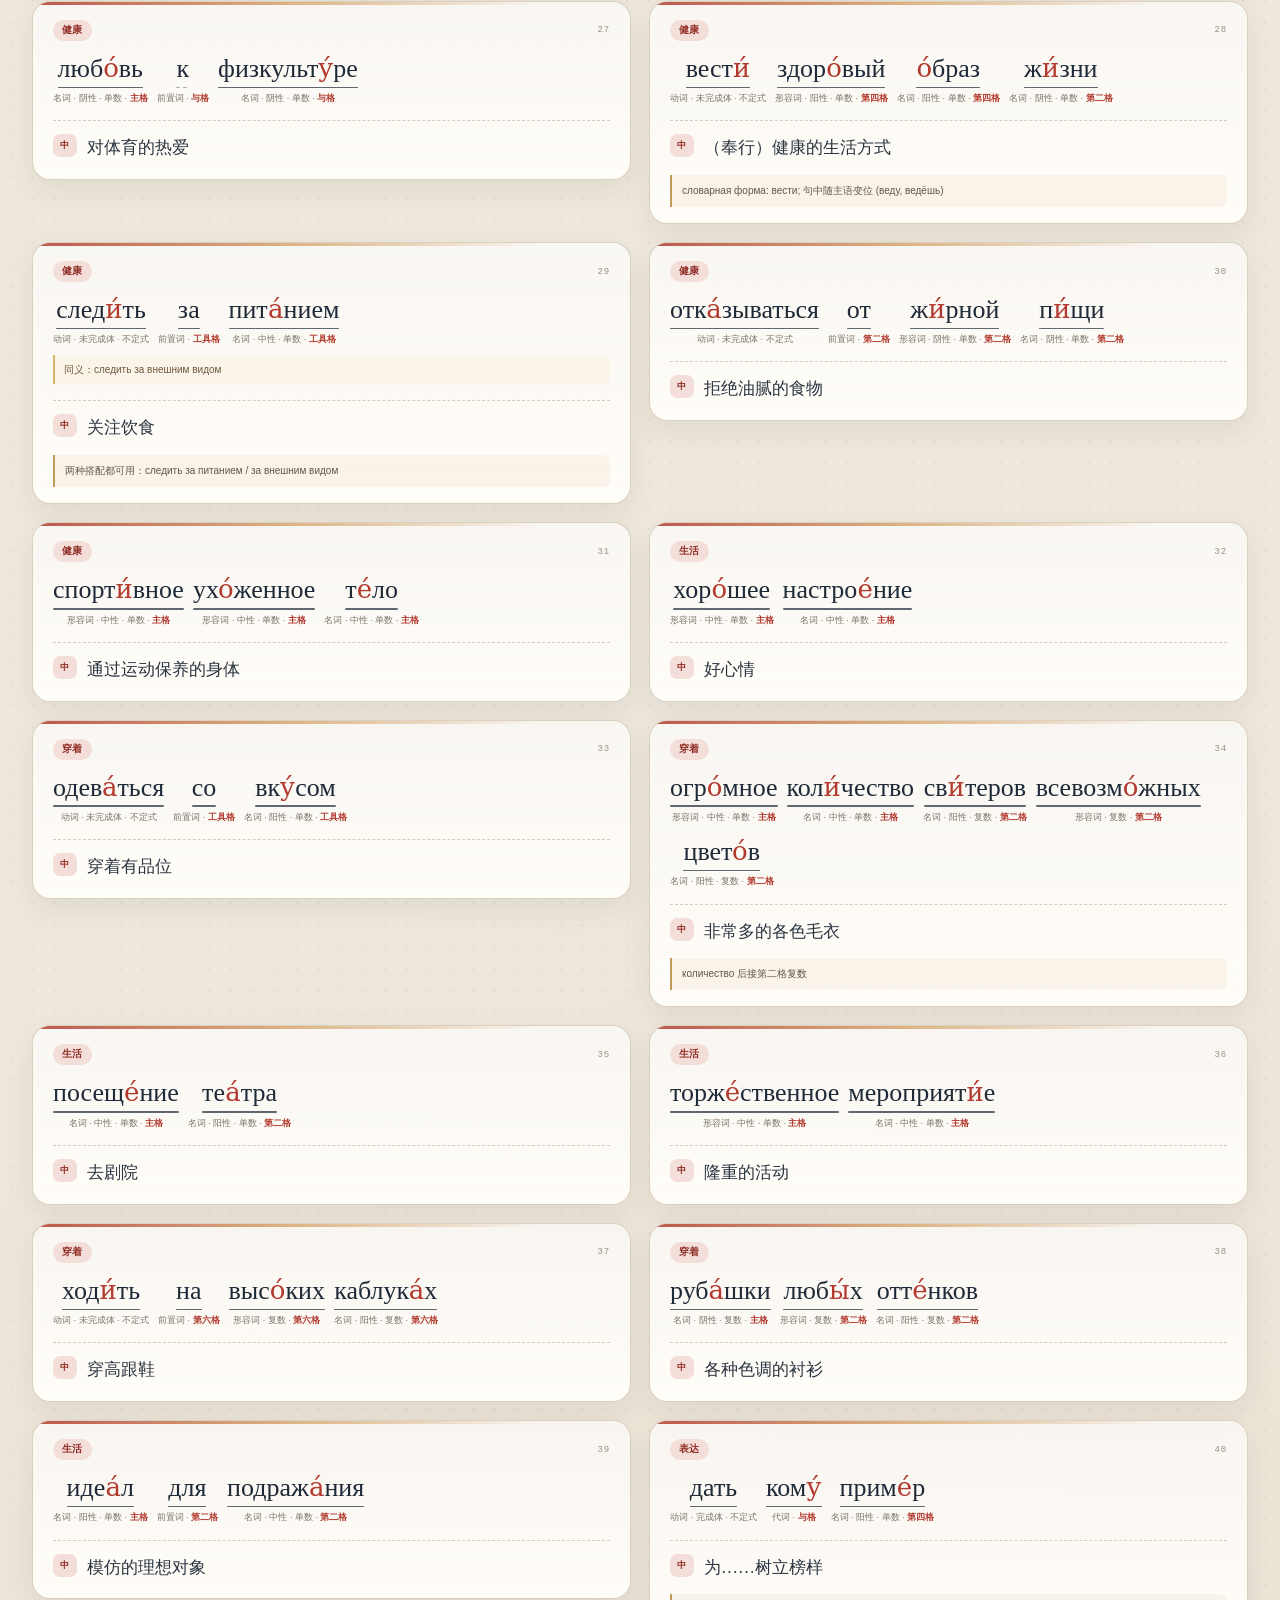
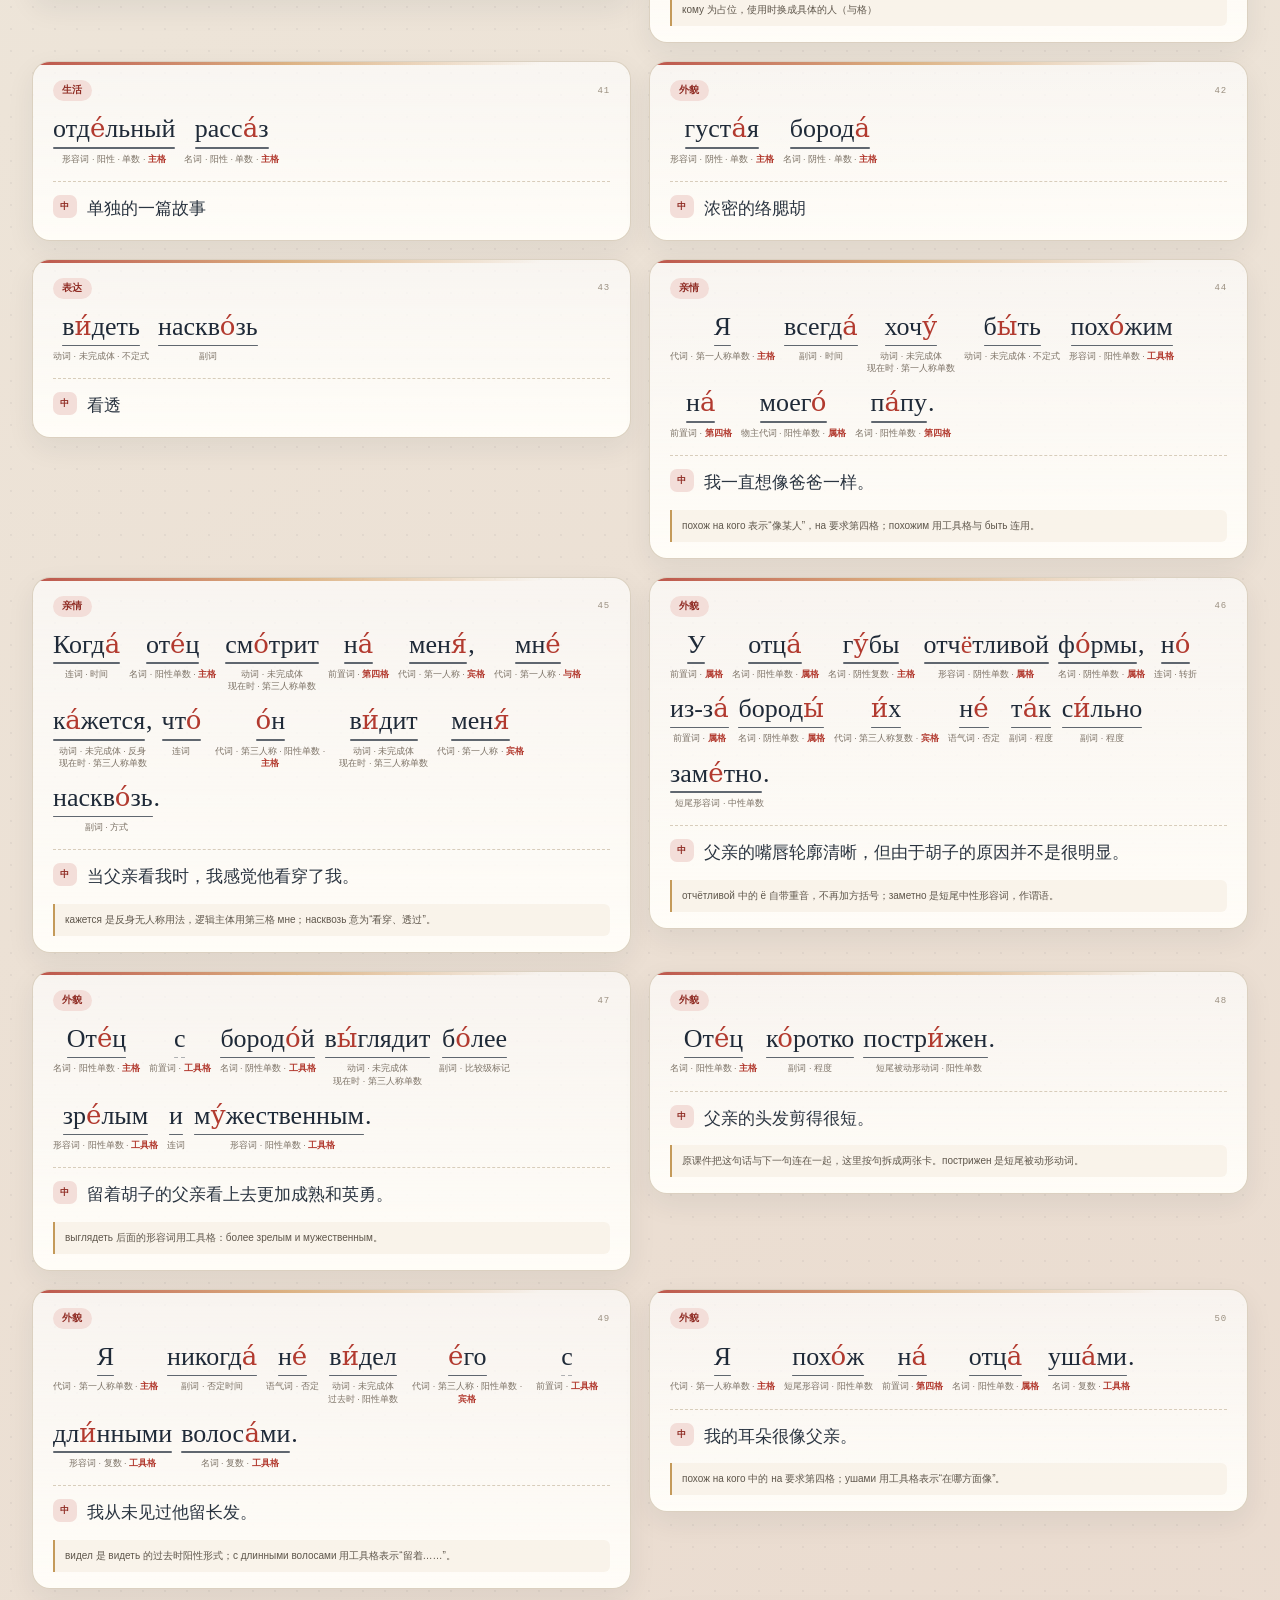
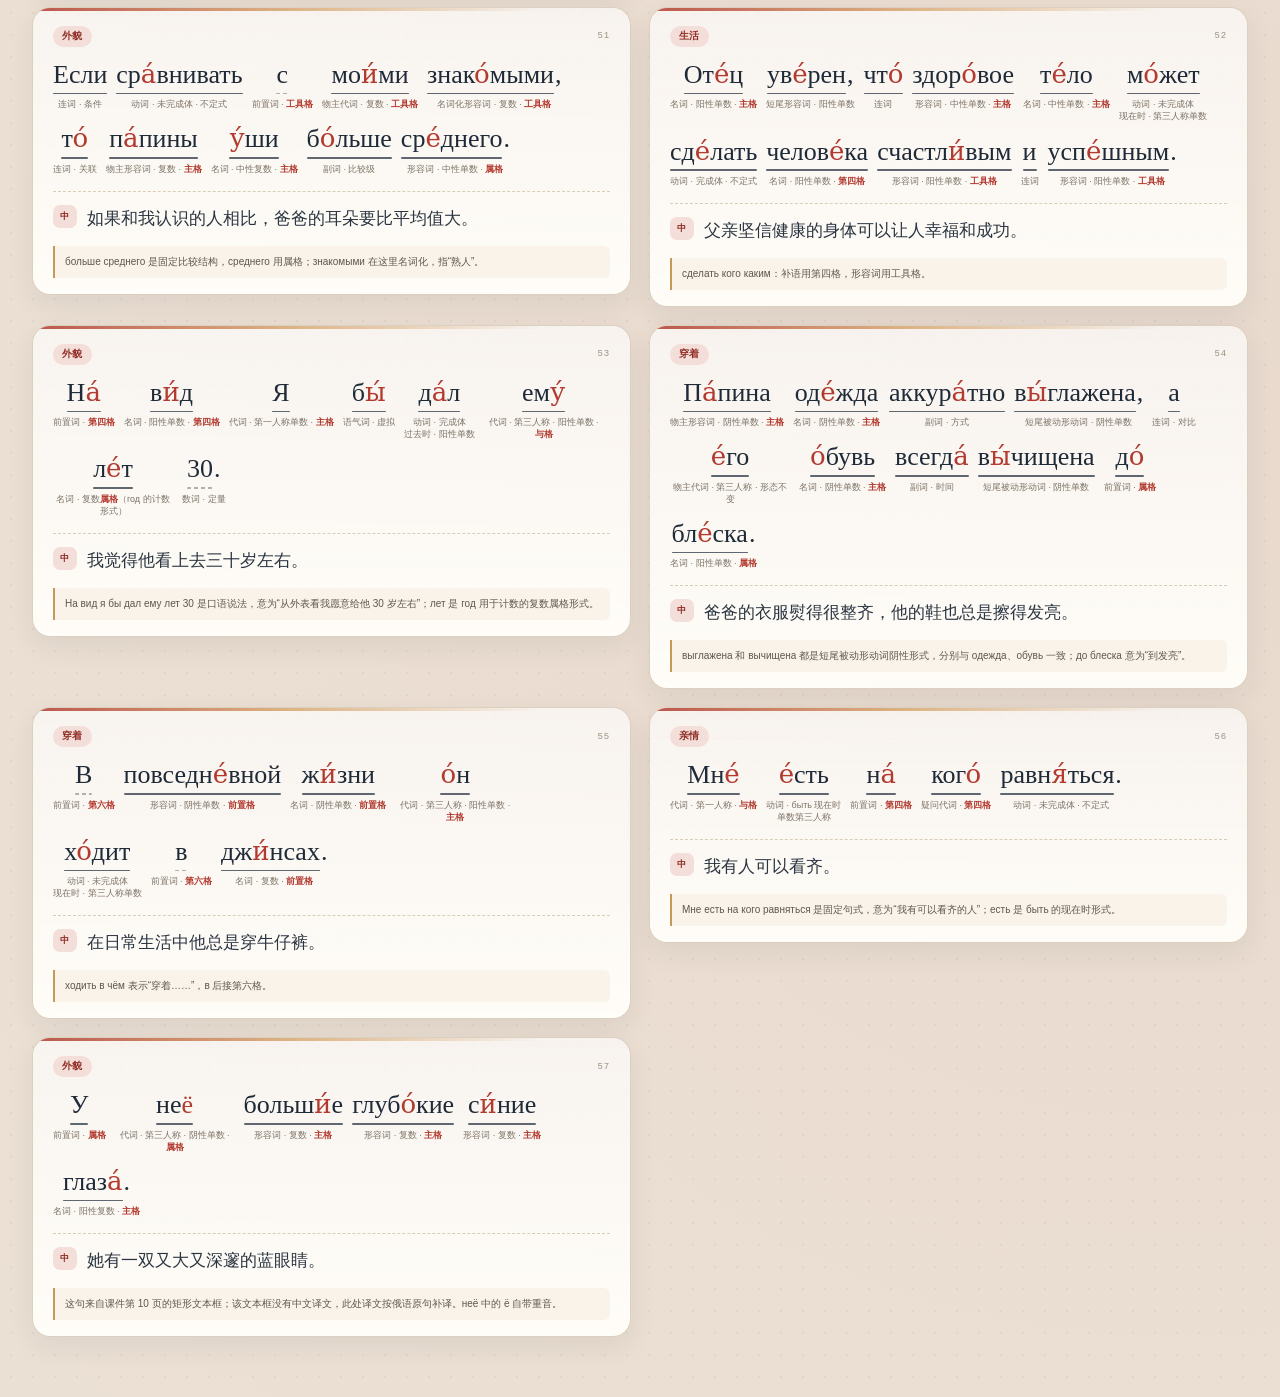
<file: unit.html>
<!doctype html>
<html lang="zh-CN">
<head>
<meta charset="utf-8">
<meta name="viewport" content="width=device-width, initial-scale=1">
<title>本课全部 · 俄汉记忆卡</title>
<link rel="stylesheet" href="unit.css?v=2.5.0">
<link rel="stylesheet" href="global-search.css">
<link rel="stylesheet" href="sidebar.css">
<link rel="stylesheet" href="version-update.css?v=2.5.0">
<link rel="icon" href="favicon.ico" sizes="any">
<link rel="icon" type="image/svg+xml" href="favicon.svg">
<link rel="apple-touch-icon" href="icons/icon-192.png">
<link rel="manifest" href="manifest.webmanifest">
</head>
<body>
<header class="unit-header">
  <div class="unit-brand">
    <div class="unit-mark">Я</div>
    <div>
      <h1>本课全部</h1>
      <p>本课全部内容 · 重音 / 语法 / 中文</p>
    </div>
  </div>
  <div class="unit-controls">
    <a class="unit-btn" id="backLevelLink" href="book.html" title="返回上一级">← 上一级</a>
    <label class="unit-select-label">课程
      <select id="deckSelect"></select>
    </label>
    <input id="filterInput" class="unit-search" type="search" placeholder="筛选俄语 / 中文 / 分类">
    <button type="button" class="unit-btn global-search-toggle" data-global-search aria-pressed="false">全书</button>
    <a class="unit-btn primary" id="startStudy" href="index.html">开始学习</a>
    <button id="printBtn" class="unit-btn" type="button">打印</button>
  </div>
</header>

<main class="unit-main">
  <div class="unit-meta">
    <div>
      <span class="unit-eyebrow" id="deckTag">课程</span>
      <h2 id="deckTitle">加载中…</h2>
    </div>
    <div class="unit-count" id="count"></div>
  </div>
  <div class="unit-grid" id="unitGrid"></div>
  <div class="unit-empty" id="empty" hidden>没有匹配的卡片。</div>
</main>

<script src="data/deck.js"></script>
<script src="data/lesson1.js"></script>
<script src="data/lesson2.js"></script>
<script src="data/lesson3.js"></script>
<script src="data/lesson5.js"></script>
<script src="data/lesson6.js"></script>
<script src="data/lesson7.js"></script>
<script src="data/decks-source.js"></script>
<script src="data/sources.js?v=2.5.0"></script>
<script src="unit.js?v=2.5.0"></script>
<script src="global-search.js"></script>
<script src="sidebar.js?v=2.5.0"></script>
<script src="data/versions.js?v=2.5.0"></script>
<script src="version-update.js?v=2.5.0"></script>
<script src="pwa.js?v=2.5.0"></script>
</body>
</html>
</file>
<file: styles.css>
:root{
  --bg:#eee7db;
  --paper:#fffdf8;
  --ink:#1f2a38;
  --ink-soft:#344150;
  --muted:#7d7367;
  --line:#d8cdbb;
  --line-soft:#e8dfd1;
  --accent:#b23a2f;
  --accent-deep:#8f2b23;
  --accent-soft:#f3ded9;
  --gold:#b88a4f;
  --ok:#2f6b4f;
  --ru-serif:"Times New Roman", Cambria, "Liberation Serif", serif;
  --zh-serif:"Noto Serif SC", "Source Han Serif SC", "Songti SC", STSong, SimSun, serif;
  --sans:"Segoe UI", "PingFang SC", "Microsoft YaHei", sans-serif;
  --mono:"Cascadia Mono", Consolas, "SFMono-Regular", monospace;
}
*{box-sizing:border-box;}
html{min-height:100%;}
body{
  margin:0;
  min-height:100vh;
  color:var(--ink);
  font-family:var(--sans);
  background-color:var(--bg);
  background-image:
    radial-gradient(circle at 14% 0%, rgba(255,255,255,.9), transparent 38%),
    radial-gradient(circle at 92% 88%, rgba(178,58,47,.09), transparent 42%),
    radial-gradient(rgba(31,42,56,.055) 1px, transparent 1px);
  background-size:auto, auto, 22px 22px;
}
button,input,textarea{font:inherit;}
button{cursor:pointer;}
button:disabled{cursor:not-allowed;}
.sr-only{position:absolute;width:1px;height:1px;padding:0;margin:-1px;overflow:hidden;clip:rect(0,0,0,0);white-space:nowrap;border:0;}
.page{width:min(1180px, calc(100% - 64px));margin:0 auto;padding:28px 0 34px;}
.topbar{display:flex;align-items:center;justify-content:space-between;gap:24px;}
.brand{display:flex;align-items:center;gap:14px;min-width:0;}
.brand-mark{
  width:48px;height:48px;flex:0 0 48px;border-radius:15px;display:grid;place-items:center;
  background:var(--accent);color:#fff;font-family:var(--ru-serif);font-size:29px;line-height:1;
  box-shadow:0 10px 22px rgba(143,43,35,.22), inset 0 1px 0 rgba(255,255,255,.25);
}
.brand-copy{min-width:0;}
.brand-line{display:flex;align-items:center;gap:10px;flex-wrap:wrap;}
.brand h1{margin:0;font-size:18px;line-height:1.2;letter-spacing:.02em;font-weight:650;}
.alpha-badge{
  display:inline-flex;align-items:center;padding:3px 7px;border-radius:999px;
  border:1px solid #d9b6ad;background:#fbf0ec;color:var(--accent-deep);
  font-size:9px;font-weight:800;letter-spacing:.1em;white-space:nowrap;
}
.brand p{margin:4px 0 0;color:var(--muted);font-size:10.5px;letter-spacing:.16em;text-transform:uppercase;white-space:nowrap;}
.top-actions{display:flex;align-items:center;gap:10px;flex-wrap:wrap;justify-content:flex-end;}
.mode-switch{
  display:flex;align-items:center;gap:2px;padding:4px;border:1px solid var(--line);border-radius:999px;
  background:rgba(255,253,248,.66);box-shadow:0 1px 0 rgba(255,255,255,.8) inset;
}
.mode-switch button{
  border:0;background:transparent;color:var(--muted);padding:8px 14px;border-radius:999px;
  font-size:12.5px;font-weight:600;white-space:nowrap;transition:background .18s ease,color .18s ease,box-shadow .18s ease;
}
.mode-switch button:hover{color:var(--ink);}
.mode-switch button.active{background:var(--ink);color:#fff;box-shadow:0 5px 12px rgba(31,42,56,.18);}
.btn{
  display:inline-flex;align-items:center;justify-content:center;gap:8px;border-radius:999px;padding:10px 16px;
  border:1px solid transparent;font-size:12.5px;font-weight:650;white-space:nowrap;
  transition:transform .18s ease,box-shadow .18s ease,background .18s ease,border-color .18s ease,color .18s ease;
}
.btn:hover{transform:translateY(-1px);}
.btn.primary{background:var(--accent);color:#fff;box-shadow:0 9px 20px rgba(143,43,35,.2);}
.btn.primary:hover{background:var(--accent-deep);box-shadow:0 12px 24px rgba(143,43,35,.25);}
.btn.ghost{background:rgba(255,253,248,.52);border-color:var(--line);color:var(--ink);}
.btn.ghost:hover{background:var(--paper);border-color:#bfb09b;}
.study-btn{background:rgba(255,253,248,.52);border-color:var(--line);color:var(--ink);}
.study-btn:hover{background:var(--paper);border-color:#bfb09b;}
.study-btn[aria-pressed="true"]{background:var(--accent-soft);border-color:#e2b9b1;color:var(--accent-deep);}
.switch{
  width:27px;height:15px;flex:0 0 27px;border-radius:999px;background:#cfc4b3;position:relative;
  transition:background .2s ease;box-shadow:inset 0 1px 2px rgba(31,42,56,.12);
}
.switch span{
  position:absolute;left:2px;top:2px;width:11px;height:11px;border-radius:50%;background:#fff;
  box-shadow:0 1px 3px rgba(31,42,56,.22);transition:transform .2s ease;
}
.study-btn[aria-pressed="true"] .switch{background:var(--accent);}
.study-btn[aria-pressed="true"] .switch span{transform:translateX(12px);}
.btn:focus-visible,.mode-switch button:focus-visible,.nav-btn:focus-visible,.dot:focus-visible,.reveal-btn:focus-visible,.mini-btn:focus-visible,.text-btn:focus-visible,.icon-btn:focus-visible,.tab:focus-visible,.study-btn:focus-visible{
  outline:3px solid rgba(178,58,47,.28);outline-offset:2px;
}
.stage{padding-top:32px;}
.meta-row{display:flex;align-items:flex-end;justify-content:space-between;gap:20px;}
.meta-left{min-width:0;}
.deck-picker-row{display:flex;align-items:center;gap:10px;flex-wrap:wrap;}
.deck-select-wrap{position:relative;display:inline-flex;align-items:center;}
.deck-select-wrap select{
  appearance:none;border:1px solid var(--line);border-radius:999px;background:rgba(255,253,248,.62);
  color:var(--ink-soft);padding:5px 27px 5px 10px;font-size:10.5px;font-weight:600;outline:none;cursor:pointer;
  max-width:260px;text-overflow:ellipsis;
}
.deck-select-wrap select:hover{background:var(--paper);border-color:#bfae97;}
.deck-select-wrap::after{content:"⌄";position:absolute;right:11px;top:50%;transform:translateY(-55%);color:var(--muted);font-size:12px;pointer-events:none;}
.deck-overview-link{display:inline-flex;align-items:center;justify-content:center;border:1px solid var(--line);border-radius:999px;background:rgba(255,253,248,.62);color:var(--accent-deep);padding:6px 10px;font-size:10.5px;font-weight:600;text-decoration:none;white-space:nowrap;}
.deck-overview-link:hover{background:var(--accent-soft);border-color:#e2b9b1;}
.plan-mode-badge{display:inline-flex;align-items:center;padding:5px 10px;border-radius:999px;background:var(--accent-soft);color:var(--accent-deep);font-size:10.5px;font-weight:700;white-space:nowrap;}
.plan-mode-badge[hidden]{display:none;}
.edit-permission{display:inline-flex;align-items:center;gap:6px;border:1px solid var(--line);border-radius:999px;background:rgba(255,253,248,.62);color:var(--muted);padding:6px 10px;font-size:10.5px;font-weight:600;white-space:nowrap;cursor:pointer;}
.edit-permission:hover{background:var(--paper);border-color:#bfae97;}
.edit-permission[aria-pressed="true"]{background:var(--accent-soft);border-color:#e2b9b1;color:var(--accent-deep);}
.edit-switch{position:relative;width:22px;height:12px;border-radius:999px;background:#cdbfab;transition:background .18s ease;flex:0 0 22px;}
.edit-switch span{position:absolute;left:2px;top:2px;width:8px;height:8px;border-radius:50%;background:#fff;transition:transform .18s ease;}
.edit-permission[aria-pressed="true"] .edit-switch{background:var(--accent);}
.edit-permission[aria-pressed="true"] .edit-switch span{transform:translateX(10px);}
.mini-btn[hidden]{display:none;}
.new-deck-field{display:flex;align-items:center;gap:10px;margin-top:12px;color:#5f574c;font-size:12px;}
.new-deck-field[hidden]{display:none;}
.new-deck-field span{flex:0 0 auto;font-weight:600;}
.new-deck-field input{flex:1;min-width:0;border:1px solid var(--line);border-radius:9px;background:#fbf7ef;color:var(--ink);padding:9px 11px;font-size:12px;outline:none;}
.new-deck-field input:focus{border-color:#c9978d;box-shadow:0 0 0 3px rgba(178,58,47,.08);}
.eyebrow{display:inline-flex;align-items:center;gap:8px;color:var(--accent);font-size:10.5px;font-weight:700;letter-spacing:.15em;text-transform:uppercase;}
.eyebrow::before{content:"";width:17px;height:1.5px;background:var(--accent);border-radius:2px;}
.meta-row h2{margin:8px 0 0;font-size:22px;line-height:1.25;font-weight:600;letter-spacing:.01em;}
.counter{display:flex;align-items:baseline;gap:7px;font-family:var(--mono);font-size:19px;color:var(--muted);padding-bottom:2px;}
.counter #currentNum{color:var(--accent);font-size:24px;font-weight:600;}
.counter-slash{opacity:.55;}
.progress{height:3px;border-radius:999px;background:rgba(216,205,187,.7);margin-top:17px;overflow:hidden;}
.progress span{display:block;height:100%;width:2%;border-radius:inherit;background:linear-gradient(90deg,var(--accent),#d46a51);transition:width .35s cubic-bezier(.2,.7,.2,1);}
.toolbar{display:flex;align-items:center;justify-content:space-between;gap:14px;flex-wrap:wrap;margin-top:14px;}
.filter-left,.filter-right{display:flex;align-items:center;gap:8px;flex-wrap:wrap;min-width:0;}
.filter-left{flex:1 1 320px;}
.filter-right{flex:0 1 auto;}
.select-wrap{position:relative;display:inline-flex;align-items:center;}
.select-wrap select{
  appearance:none;border:1px solid var(--line);border-radius:999px;background:rgba(255,253,248,.62);
  color:var(--ink);padding:9px 33px 9px 13px;font-size:12px;font-weight:600;outline:none;cursor:pointer;
  max-width:190px;text-overflow:ellipsis;
}
.select-wrap select:hover{background:var(--paper);border-color:#bfae97;}
.select-wrap::after{content:"⌄";position:absolute;right:13px;top:50%;transform:translateY(-55%);color:var(--muted);font-size:13px;pointer-events:none;}
.search-wrap{
  display:flex;align-items:center;gap:8px;flex:0 1 230px;min-width:150px;
  border:1px solid var(--line);border-radius:999px;background:rgba(255,253,248,.62);padding:0 12px;height:37px;
  color:var(--muted);transition:border-color .18s ease,background .18s ease;
}
.search-wrap:focus-within{border-color:#c9978d;background:var(--paper);box-shadow:0 0 0 3px rgba(178,58,47,.08);}
.search-wrap svg{flex:0 0 15px;}
.search-wrap input{width:100%;border:0;background:transparent;color:var(--ink);font-size:12px;outline:none;padding:0;}
.search-wrap input::-webkit-search-cancel-button{cursor:pointer;}
.filter-btn{
  display:inline-flex;align-items:center;gap:6px;border:1px solid var(--line);border-radius:999px;
  background:rgba(255,253,248,.62);color:var(--ink-soft);padding:9px 12px;font-size:11.5px;font-weight:600;
  transition:background .18s ease,border-color .18s ease,color .18s ease;
}
.filter-btn:hover{background:var(--paper);border-color:#bfae97;}
.filter-btn[aria-pressed="true"]{background:var(--ink);border-color:var(--ink);color:#fff;}
.filter-btn[aria-pressed="true"] .filter-count{background:rgba(255,255,255,.2);color:#fff;}
.filter-count{display:inline-flex;align-items:center;justify-content:center;min-width:19px;height:18px;padding:0 5px;border-radius:999px;background:#eee7db;color:var(--muted);font-family:var(--mono);font-size:10px;line-height:1;}
.summary{color:var(--muted);font-size:11px;white-space:nowrap;letter-spacing:.01em;}
.card-actions{display:flex;align-items:center;gap:8px;flex-wrap:wrap;margin-top:22px;padding-top:16px;border-top:1px solid var(--line-soft);}
.actions-label{color:var(--muted);font-size:10px;font-weight:700;letter-spacing:.13em;text-transform:uppercase;margin-right:4px;}
.mark-btn{
  display:inline-flex;align-items:center;gap:6px;border:1px solid var(--line);border-radius:999px;
  background:transparent;color:var(--muted);padding:7px 12px;font-size:11.5px;font-weight:600;
  transition:background .18s ease,border-color .18s ease,color .18s ease,transform .18s ease;
}
.mark-btn:hover{background:var(--paper);border-color:#bfae97;color:var(--ink);transform:translateY(-1px);}
.mark-btn[data-mark="mastered"].active{background:#e8f0e6;border-color:#b8cbb4;color:#3d6540;}
.mark-btn[data-mark="review"].active{background:var(--accent-soft);border-color:#e2b9b1;color:var(--accent-deep);}
.mark-btn:focus-visible{outline:2px solid var(--accent);outline-offset:2px;}
.due-label{margin-left:auto;color:var(--muted);font-size:10.5px;white-space:nowrap;}
.empty-state{display:flex;flex-direction:column;align-items:center;justify-content:center;text-align:center;min-height:330px;padding:36px 20px;color:var(--muted);}
.empty-state .empty-icon{width:54px;height:54px;border-radius:17px;display:grid;place-items:center;background:var(--accent-soft);color:var(--accent-deep);font-family:var(--ru-serif);font-size:27px;margin-bottom:14px;}
.empty-state h3{margin:0 0 7px;color:var(--ink);font-size:17px;font-weight:650;}
.empty-state p{margin:0 0 16px;font-size:12.5px;line-height:1.7;max-width:380px;}
.empty-state .btn{font-size:12px;}
.card{
  position:relative;margin-top:16px;height:clamp(480px, calc(100vh - 360px), 620px);min-height:0;display:flex;flex-direction:column;overflow:hidden;border:1px solid rgba(216,205,187,.86);
  border-radius:28px;background:linear-gradient(180deg, rgba(255,255,255,.65), rgba(255,253,248,.98) 34%), var(--paper);
  box-shadow:0 34px 80px rgba(31,42,56,.13), 0 3px 10px rgba(31,42,56,.045), inset 0 1px 0 rgba(255,255,255,.85);
}
.card::before{content:"";position:absolute;left:0;right:0;top:0;height:4px;background:linear-gradient(90deg,var(--accent) 0%, #cb624b 34%, #d7a66f 62%, transparent 92%);opacity:.9;}
.card-top{position:relative;z-index:1;flex:0 0 auto;display:flex;align-items:center;justify-content:space-between;gap:20px;padding:27px 36px 0;}
.card-tag{display:inline-flex;align-items:center;padding:6px 12px;border-radius:999px;background:var(--accent-soft);color:var(--accent-deep);font-size:11.5px;font-weight:650;letter-spacing:.025em;}
.card-source{display:inline-flex;align-items:center;margin-left:9px;padding:4px 8px;border-radius:999px;border:1px solid #d9c4a8;background:#fbf3e6;color:#8d5a2a;font-size:9px;font-weight:650;white-space:nowrap;}
.card-source[hidden]{display:none;}
.card-top-right{display:flex;align-items:center;gap:14px;}
.card-index{color:#9b9081;font-family:var(--mono);font-size:10.5px;letter-spacing:.14em;}
.mini-btn{border:0;background:transparent;color:var(--muted);font-size:11.5px;text-decoration:underline;text-underline-offset:3px;padding:3px 2px;}
.mini-btn:hover{color:var(--accent);}
.card-body{position:relative;z-index:1;flex:1 1 auto;min-height:0;overflow-y:auto;scrollbar-gutter:stable;padding:33px 36px 38px;}
.card-body::-webkit-scrollbar{width:8px;}
.card-body::-webkit-scrollbar-track{background:transparent;}
.card-body::-webkit-scrollbar-thumb{background:#d8cdbb;border-radius:8px;}
.card-body{scrollbar-width:thin;scrollbar-color:#d8cdbb transparent;}
.study-banner{
  display:flex;align-items:center;gap:8px;margin:0 0 22px;padding:9px 12px;border-radius:11px;
  background:rgba(243,222,217,.5);border:1px dashed #d9b6ad;color:var(--accent-deep);
  font-size:11.5px;line-height:1.5;
}
.study-banner::before{content:"";width:6px;height:6px;border-radius:50%;background:var(--accent);flex:0 0 6px;}
.ru-block{display:flex;flex-wrap:wrap;align-items:flex-start;gap:26px 16px;padding-top:2px;}
.ru-block:not(.first){margin-top:30px;padding-top:24px;border-top:1px dashed var(--line);}
.ru-variants{margin-top:18px;padding-top:14px;border-top:1px dashed var(--line);display:flex;flex-direction:column;gap:14px;}
.ru-variant{display:flex;flex-direction:column;gap:2px;}
.ru-variant-label{display:inline-flex;align-self:flex-start;padding:2px 7px;border-radius:999px;background:#f1e7d7;color:#8d6a3f;font-size:8px;font-weight:800;letter-spacing:.08em;}
.ru-variant .ru-block{border:0!important;margin:0!important;padding:0!important;gap:16px 10px;}
.ru-variant .word{font-size:22px;}
.ru-variant .grammar{font-size:9px;}
.ru-variant-zh{color:var(--muted);font-size:10px;}
.token{display:flex;flex-direction:column;align-items:center;min-width:0;}
.word-line{display:inline-flex;align-items:baseline;justify-content:center;white-space:nowrap;}
.word{
  position:relative;display:inline-block;padding-bottom:10px;color:var(--ink);font-family:var(--ru-serif);
  font-size:clamp(32px, 3.15vw, 46px);line-height:1.05;letter-spacing:.005em;
  border-radius:5px;transition:color .18s ease,background .18s ease;
}
.word::after{
  content:"";position:absolute;left:0;right:0;bottom:0;height:2px;border-radius:2px;background:var(--ink);opacity:.78;
}
.word.no-stress::after{height:2px;opacity:.42;background:repeating-linear-gradient(90deg,var(--ink) 0 5px,transparent 5px 9px);}
.word .vowel{color:var(--accent);}
.lead,.punct{font-family:var(--ru-serif);font-size:clamp(32px, 3.15vw, 46px);line-height:1.05;color:var(--ink);}
.punct{margin-left:1px;}
.grammar-wrap{position:relative;display:flex;flex-direction:column;align-items:center;margin-top:9px;min-height:33px;}
.grammar{display:flex;flex-direction:column;align-items:center;gap:1px;max-width:166px;color:var(--muted);font-size:11.5px;line-height:1.42;text-align:center;}
.grammar .g-case{color:var(--accent);font-weight:650;}
.grammar .g-case-alt{color:var(--muted);font-weight:400;font-size:10.5px;opacity:.9;}
.grammar .g-seg{white-space:nowrap;}
.grammar .g-seg-case{white-space:normal;}
.grammar .g-seg + .g-seg::before{content:"· ";color:var(--muted);font-weight:400;}
.grammar .g-empty{opacity:.45;}
.grammar-hint{
  position:absolute;top:1px;left:50%;transform:translateX(-50%) translateY(2px);
  padding:2px 7px;border-radius:999px;border:1px dashed #d7a79e;background:rgba(255,253,248,.9);
  color:var(--accent-deep);font-size:9.5px;font-weight:650;letter-spacing:.05em;white-space:nowrap;
  opacity:0;pointer-events:none;transition:opacity .18s ease,transform .18s ease;
}
.study-mode .token.has-grammar .word{cursor:pointer;}
.study-mode .token.has-grammar:hover .word{background:rgba(243,222,217,.42);}
.study-mode .token.has-grammar:hover .word::after{background:var(--accent);opacity:.95;}
.study-mode .token.has-grammar:focus-within .word{outline:3px solid rgba(178,58,47,.2);outline-offset:2px;}
.study-mode .token:not(.is-revealed) .grammar{visibility:hidden;}
.study-mode .token:not(.is-revealed) .grammar-hint{opacity:1;transform:translateX(-50%) translateY(0);}
.study-mode .token.is-revealed .grammar-hint{opacity:0;}
.study-mode .token.is-revealed .grammar{visibility:visible;animation:grammarIn .22s ease both;}
.zh-wrap{display:flex;align-items:flex-start;gap:18px;margin-top:34px;padding-top:25px;border-top:1px dashed var(--line);}
.zh-wrap.first{margin-top:0;padding-top:0;border-top:0;}
.zh-label{flex:0 0 33px;width:33px;padding:9px 0 8px;display:flex;flex-direction:column;align-items:center;gap:1px;border-radius:10px;background:var(--accent-soft);color:var(--accent-deep);font-size:11.5px;font-weight:700;letter-spacing:.12em;line-height:1.15;}
.zh-text{margin:0;color:#2b3541;font-family:var(--zh-serif);font-size:clamp(21px, 2.05vw, 27px);line-height:1.75;letter-spacing:.015em;}
.hide-slot{
  margin-top:32px;padding:23px 25px;min-height:118px;display:flex;align-items:center;gap:18px;
  border:1.5px dashed #cdbfab;border-radius:18px;
  background:linear-gradient(135deg, rgba(255,255,255,.5), transparent 55%), rgba(244,237,225,.62);
}
.hide-slot.ru-hidden{min-height:196px;}
.hide-icon{width:46px;height:46px;flex:0 0 46px;display:grid;place-items:center;border-radius:14px;background:rgba(255,253,248,.85);border:1px solid rgba(216,205,187,.85);color:var(--accent);}
.hide-icon svg{width:23px;height:23px;display:block;}
.hide-copy{min-width:0;}
.hide-title{display:block;font-size:14.5px;font-weight:650;color:var(--ink-soft);letter-spacing:.01em;}
.hide-sub{margin:5px 0 0;color:var(--muted);font-size:12px;line-height:1.55;}
.reveal-btn{
  margin-left:auto;flex:0 0 auto;border:1px solid #d7a79e;background:rgba(255,253,248,.92);color:var(--accent-deep);
  padding:10px 17px;border-radius:999px;font-size:12.5px;font-weight:650;
  transition:background .18s ease,color .18s ease,transform .18s ease,box-shadow .18s ease;
}
.reveal-btn:hover{background:var(--accent);color:#fff;transform:translateY(-1px);box-shadow:0 8px 18px rgba(143,43,35,.2);}
.note{display:flex;align-items:flex-start;gap:15px;margin-top:26px;padding:15px 18px;border-left:3px solid var(--gold);border-radius:0 12px 12px 0;background:rgba(247,241,230,.8);}
.note-label{flex:0 0 auto;padding-top:2px;color:#8d622c;font-size:10.5px;font-weight:700;letter-spacing:.12em;text-transform:uppercase;}
.note p{margin:0;color:#51483c;font-size:13px;line-height:1.75;}
.pager{display:flex;align-items:center;justify-content:space-between;gap:18px;margin-top:24px;}
.nav-btn{
  display:inline-flex;align-items:center;gap:9px;padding:11px 18px;border:1px solid var(--line);border-radius:999px;
  background:rgba(255,253,248,.58);color:var(--ink);font-size:12.5px;font-weight:600;
  transition:border-color .18s ease,background .18s ease,transform .18s ease,opacity .18s ease;
}
.nav-btn:hover:not(:disabled){border-color:#bfae97;background:var(--paper);transform:translateY(-1px);}
.nav-btn:disabled{opacity:.32;}
.nav-btn .arrow{font-size:15px;line-height:1;}
.page-jump{display:flex;align-items:center;gap:6px;padding:5px 12px;border:1px solid var(--line);border-radius:999px;background:rgba(255,253,248,.45);color:var(--muted);font-family:var(--mono);font-size:12px;}
.page-jump input{width:42px;padding:3px 2px;border:0;border-bottom:1px solid #c9bca8;background:transparent;color:var(--accent-deep);font-family:var(--mono);font-size:14px;font-weight:700;text-align:center;outline:none;}
.page-jump input::-webkit-outer-spin-button,.page-jump input::-webkit-inner-spin-button{-webkit-appearance:none;margin:0;}
.page-jump input[type=number]{-moz-appearance:textfield;appearance:textfield;}
.page-total{white-space:nowrap;}
.hint-row{display:flex;align-items:center;justify-content:space-between;gap:16px;margin-top:14px;color:var(--muted);font-size:11.5px;}
.hint-row p{margin:0;}
.hint-row .legend{display:flex;align-items:center;gap:8px;white-space:nowrap;}
.legend-accent{display:inline-flex;align-items:center;justify-content:center;min-width:22px;height:20px;padding:0 5px;border-radius:5px;background:var(--accent-soft);color:var(--accent-deep);font-family:var(--ru-serif);font-size:14px;font-weight:600;}
.legend-rule{display:inline-block;width:20px;height:2px;border-radius:2px;background:var(--ink);opacity:.72;}
.toast{
  position:fixed;left:50%;bottom:28px;z-index:90;transform:translateX(-50%) translateY(18px);
  padding:11px 18px;border-radius:999px;background:var(--ink);color:#fff;font-size:12.5px;letter-spacing:.01em;
  box-shadow:0 14px 34px rgba(31,42,56,.24);opacity:0;pointer-events:none;transition:opacity .22s ease,transform .22s ease;
  max-width:min(560px, calc(100% - 32px));text-align:center;
}
.toast.show{opacity:1;transform:translateX(-50%) translateY(0);}
.noscript{padding:20px;text-align:center;background:#fff3f0;color:#8f2b23;}

/* Modal */
.source-panel{width:min(880px,100%);}
.source-list{display:flex;flex-direction:column;gap:12px;margin-top:18px;}
.source-item{border:1px solid var(--line);border-radius:14px;background:#fffdf8;padding:14px 16px;}
.source-kicker{display:flex;align-items:center;gap:8px;flex-wrap:wrap;color:var(--muted);font-size:10px;line-height:1.5;}
.source-kind{display:inline-flex;padding:3px 7px;border-radius:999px;background:var(--accent-soft);color:var(--accent-deep);font-size:8.5px;font-weight:800;letter-spacing:.06em;}
.source-title{margin:7px 0 0;font-size:14px;font-weight:650;color:var(--ink);}
.source-pdf{display:inline-flex;align-items:center;margin-top:7px;padding:4px 8px;border:1px solid #d9c4a8;border-radius:999px;background:#fbf3e6;color:#8d5a2a;font-size:9.5px;font-weight:700;text-decoration:none;}
.source-pdf:hover{background:#f6e6ce;}
.source-meta{margin:4px 0 0;color:var(--muted);font-size:9.5px;}
.source-text{margin:10px 0 0;padding:10px 12px;border-left:2px solid #c49a5a;background:#f8f2e8;color:#4f483e;font-family:var(--ru);font-size:14px;line-height:1.7;white-space:pre-wrap;overflow-wrap:anywhere;border-radius:0 7px 7px 0;max-height:220px;overflow-y:auto;}
.source-hl{background:#f2c75c;color:#2b2116;font-weight:650;padding:0 2px;border-radius:3px;box-shadow:0 0 0 1px #dfb24a inset;}
.source-more{margin-top:8px;color:var(--muted);font-size:10px;}
.source-more summary{cursor:pointer;color:var(--accent-deep);font-weight:650;}
.source-text.full{max-height:280px;margin-top:6px;font-size:12.5px;white-space:normal;text-align:justify;line-height:1.9;}
.source-paragraph{margin:0 0 10px;}
.source-paragraph:last-child{margin-bottom:0;}
.source-empty{padding:34px 18px;text-align:center;color:var(--muted);font-size:12px;line-height:1.8;}
.source-empty strong{display:block;color:var(--ink);font-size:14px;margin-bottom:5px;}
.source-card-line{display:flex;align-items:center;gap:9px;flex-wrap:wrap;margin-top:12px;}
.source-card-ru{font-family:var(--ru);font-size:17px;color:var(--ink);}
.source-card-zh{color:var(--muted);font-size:11px;}
.source-footer-link{color:var(--accent-deep);font-size:11px;font-weight:650;text-decoration:none;}
.source-footer-link:hover{text-decoration:underline;}
.modal{position:fixed;inset:0;z-index:80;display:grid;place-items:center;padding:22px;}
.modal[hidden]{display:none;}
.modal-backdrop{position:absolute;inset:0;background:rgba(22,27,36,.52);backdrop-filter:blur(5px);}
.modal-panel{
  position:relative;width:min(780px, 100%);max-height:min(90vh, 820px);overflow:auto;
  padding:26px 28px 22px;border-radius:24px;background:var(--paper);
  box-shadow:0 36px 90px rgba(15,20,28,.32), inset 0 1px 0 rgba(255,255,255,.9);
}
.modal-head{display:flex;align-items:flex-start;justify-content:space-between;gap:18px;}
.modal-head h2{margin:7px 0 0;font-size:23px;line-height:1.25;font-weight:650;}
.modal-sub{margin:7px 0 0;color:var(--muted);font-size:12px;line-height:1.6;}
.icon-btn{width:36px;height:36px;flex:0 0 36px;border:1px solid var(--line);border-radius:50%;background:transparent;color:var(--muted);font-size:22px;line-height:1;display:grid;place-items:center;}
.icon-btn:hover{background:var(--accent-soft);color:var(--accent-deep);border-color:#e2b9b1;}
.tabs{display:flex;gap:3px;margin-top:22px;padding:4px;border-radius:12px;background:#f1ebe0;}
.tab{flex:1;border:0;background:transparent;color:var(--muted);padding:8px 10px;border-radius:9px;font-size:12.5px;font-weight:650;}
.tab.active{background:var(--paper);color:var(--ink);box-shadow:0 1px 3px rgba(31,42,56,.08);}
.tab-panel{display:none;margin-top:17px;}
.tab-panel.active{display:block;}
.help{margin:0 0 10px;color:#5f574c;font-size:12.5px;line-height:1.65;}
.help code, .format-body code{font-family:var(--mono);font-size:.92em;background:#f3ede2;padding:1px 4px;border-radius:4px;}
.help kbd{font-family:var(--mono);font-size:11px;border:1px solid var(--line);border-bottom-width:2px;border-radius:4px;padding:1px 5px;background:#fffdf8;}
textarea#tableInput, textarea#jsonInput{
  width:100%;min-height:208px;resize:vertical;padding:14px;border:1px solid var(--line);border-radius:14px;
  background:#fbf7ef;color:var(--ink);font-family:var(--mono);font-size:12px;line-height:1.65;outline:none;
}
textarea#tableInput:focus, textarea#jsonInput:focus{border-color:#c9978d;box-shadow:0 0 0 3px rgba(178,58,47,.1);}
.format-help{margin-top:12px;border-top:1px solid var(--line-soft);padding-top:10px;color:var(--muted);font-size:12px;}
.format-help summary{cursor:pointer;color:var(--accent-deep);font-weight:600;}
.format-body{padding-top:8px;line-height:1.7;}
.format-body p{margin:5px 0;}
.format-body pre{margin:8px 0 0;padding:10px 12px;background:#f5efe4;border-radius:9px;overflow:auto;font-family:var(--mono);font-size:11.5px;line-height:1.6;color:#4d463c;}
.drop-zone{
  display:flex;flex-direction:column;align-items:center;justify-content:center;gap:7px;min-height:190px;
  border:1.5px dashed #cdbfab;border-radius:16px;background:rgba(244,237,225,.5);color:var(--muted);
  text-align:center;padding:20px;cursor:pointer;transition:border-color .18s ease,background .18s ease;
}
.drop-zone:hover,.drop-zone.is-drag{border-color:var(--accent);background:rgba(243,222,217,.45);}
.drop-zone strong{color:var(--ink);font-size:14px;}
.drop-zone span:last-child{font-size:11.5px;line-height:1.5;}
.drop-icon{width:38px;height:38px;border-radius:12px;display:grid;place-items:center;background:var(--paper);border:1px solid var(--line);color:var(--accent);font-size:20px;}
.file-name{margin:10px 0 0;color:var(--muted);font-size:12px;text-align:center;}
.import-options{display:flex;align-items:center;gap:20px;flex-wrap:wrap;margin-top:18px;padding-top:15px;border-top:1px solid var(--line-soft);color:#5f574c;font-size:12.5px;}
.import-options label{display:inline-flex;align-items:center;gap:7px;cursor:pointer;}
.import-options input{accent-color:var(--accent);}
.import-error{margin-top:14px;padding:11px 13px;border-radius:10px;background:#fff0ed;border:1px solid #e9c0b8;color:#8f2b23;font-size:12px;line-height:1.6;white-space:pre-wrap;}
.import-validation{margin-top:14px;padding:12px 14px;border-radius:10px;background:#f7f3ea;border:1px solid var(--line);color:#5f574c;font-size:12px;line-height:1.65;}
.import-validation strong{display:block;color:var(--ink);font-size:12.5px;margin-bottom:5px;}
.import-validation ul{margin:5px 0 0;padding-left:18px;}
.import-validation li{margin:2px 0;}
.import-validation .ok{color:#3d6540;}
.import-validation .warn{color:#8f5a1f;}
.modal-foot{display:flex;align-items:center;justify-content:space-between;gap:18px;flex-wrap:wrap;margin-top:20px;padding-top:16px;border-top:1px solid var(--line-soft);}
.edit-panel{width:min(760px,100%);}
.edit-grid{display:grid;grid-template-columns:1fr 1fr;gap:12px 14px;margin-top:18px;}
.field{display:flex;flex-direction:column;gap:6px;font-size:11.5px;color:var(--muted);}
.field.full{grid-column:1/-1;}
.field > span{font-weight:650;color:#5f574c;font-size:11.5px;}
.field input,.field select,.field textarea{
  width:100%;border:1px solid var(--line);border-radius:10px;background:#fbf7ef;color:var(--ink);
  padding:9px 11px;font-size:12px;line-height:1.6;outline:none;
}
.field input:focus,.field select:focus,.field textarea:focus{border-color:#c9978d;box-shadow:0 0 0 3px rgba(178,58,47,.08);}
.field textarea{resize:vertical;min-height:64px;}
#editRu,#editZh{min-height:76px;font-family:var(--ru-serif);font-size:16px;}
#editGrammar{min-height:118px;font-family:var(--mono);font-size:11.5px;line-height:1.7;}
.edit-hint{font-size:11px;color:var(--muted);line-height:1.5;}
@media (max-width: 680px){.edit-grid{grid-template-columns:1fr;}}
.foot-left,.foot-right{display:flex;align-items:center;gap:14px;flex-wrap:wrap;}
.text-btn{border:0;background:transparent;padding:0;color:var(--muted);font-size:11.5px;text-decoration:underline;text-underline-offset:3px;}
.text-btn:hover{color:var(--accent-deep);}
@keyframes drawRule{from{transform:scaleX(0);}to{transform:scaleX(1);}}
@keyframes grammarIn{from{opacity:0;transform:translateY(3px);}to{opacity:1;transform:translateY(0);}}
@media (max-width: 980px){
  .page{width:calc(100% - 36px);padding-top:22px;}
  .topbar{align-items:flex-start;flex-wrap:wrap;}
  .top-actions{width:100%;justify-content:space-between;}
  .mode-switch{flex:1;}
  .mode-switch button{flex:1;padding-left:9px;padding-right:9px;}
  .stage{padding-top:28px;}
  .card-top{padding:24px 25px 0;}
  .card-body{padding:30px 25px 32px;}
  .card{min-height:0;}
  .hint-row{flex-wrap:wrap;}
}
@media (max-width: 680px){
  html,body{width:100%;max-width:100%;overflow-x:hidden;}
  .page{width:100%;max-width:100%;overflow:hidden;padding:12px 12px 24px;}
  .card{width:100%;max-width:100%;}
  .topbar{gap:10px;padding:12px 14px;}
  .top-actions{display:grid;grid-template-columns:minmax(0,1fr) auto;width:100%;gap:7px;}
  .mode-switch{grid-column:1 / -1;width:100%;min-width:0;}
  .mode-switch button{min-width:0;padding:8px 4px;font-size:11px;white-space:nowrap;}
  .study-btn{grid-column:1;justify-self:start;}
  .top-actions .btn.primary{grid-column:2;justify-self:end;margin-left:0;}
  .card-source{display:none;}
  .card-top{flex-wrap:wrap;gap:7px;}
  .global-search-toggle{flex:0 0 auto;}
  .filter-left{width:100%;}
  .search-wrap{flex:1 1 120px;min-width:0;}
  .brand-mark{width:42px;height:42px;flex-basis:42px;border-radius:13px;font-size:25px;}
  .brand h1{font-size:16px;}
  .brand p{font-size:9px;letter-spacing:.1em;}
  .top-actions{gap:8px;justify-content:flex-start;}
  .mode-switch{order:1;width:100%;flex:0 0 100%;}
  .study-btn{order:2;font-size:11.5px;padding:9px 12px;}
  .btn.primary{order:3;margin-left:auto;font-size:11.5px;padding:9px 12px;}
  .meta-row h2{font-size:19px;}
  .counter{font-size:15px;}
  .counter #currentNum{font-size:20px;}
  .card{border-radius:22px;}
  .card-top{padding:21px 19px 0;}
  .card-body{padding:27px 19px 28px;}
  .ru-block{gap:18px 12px;}
  .word,.lead,.punct{font-size:24px;}
  .grammar{font-size:9.5px;max-width:118px;}
  .grammar-hint{font-size:9px;}
  .zh-wrap{gap:13px;margin-top:28px;padding-top:22px;}
  .zh-label{flex-basis:29px;width:29px;font-size:10.5px;}
  .zh-text{font-size:21px;}
  .hide-slot{padding:18px;flex-wrap:wrap;gap:13px;}
  .hide-icon{width:40px;height:40px;flex-basis:40px;border-radius:12px;}
  .hide-copy{flex:1 1 180px;}
  .reveal-btn{margin-left:0;width:100%;}
  .note{flex-direction:column;gap:6px;}
  .pager{gap:10px;}
  .nav-btn{padding:11px 13px;}
  .nav-btn .nav-label{display:none;}
  .page-jump{padding:4px 9px;}
  .toolbar{flex-direction:column;align-items:stretch;gap:9px;margin-top:12px;}
  .filter-left{flex:1 1 auto;}
  .type-switch{flex:1 1 100%;justify-content:space-between;}
  .type-switch button{flex:1;justify-content:center;}
  .search-wrap{flex:1 1 150px;}
  .filter-right{justify-content:space-between;}
  .summary{width:100%;order:3;text-align:left;font-size:10.5px;}
  .card-actions{gap:7px;}
  .actions-label{width:100%;margin-bottom:2px;}
  .hint-row{display:none;}
  .modal{padding:10px;}
  .modal-panel{padding:20px 17px 18px;border-radius:19px;max-height:94vh;}
  .modal-head h2{font-size:20px;}
  .tabs{margin-top:16px;}
  .import-options{gap:12px;}
  .modal-foot{gap:12px;}
  .foot-left{order:2;width:100%;justify-content:center;}
  .foot-right{order:1;width:100%;justify-content:flex-end;}
}
@media (max-width: 390px){
  .word,.lead,.punct{font-size:22px;}
  .ru-block{gap:16px 10px;}
  .grammar{font-size:9px;max-width:108px;}
  .zh-text{font-size:19px;}
}
@media (prefers-reduced-motion: reduce){
  *,*::before,*::after{animation-duration:.001ms !important;transition-duration:.001ms !important;}
}
.punct-only{
  align-self:flex-end;padding-bottom:10px;color:var(--ink);font-family:var(--ru-serif);
  font-size:clamp(32px, 3.15vw, 46px);line-height:1.05;
}
.fatal-error{
  max-width:680px;margin:40px auto;padding:22px 24px;border:1px solid #e9c0b8;border-radius:16px;
  background:#fff3f0;color:#7a2b24;font-size:13px;line-height:1.7;
}
.fatal-error strong{display:block;margin-bottom:8px;font-size:16px;}
.fatal-error p{margin:5px 0;}
body.modal-open{overflow:hidden;}


/* 搜索命中的词/释义 */
mark.search-hl{background:#f2d98b;color:inherit;padding:0 .08em;border-radius:2px;box-decoration-break:clone;-webkit-box-decoration-break:clone}
.word mark.search-hl{background:#f2d98b}

/* 挖空训练 */
.gap-chip .word-line{cursor:pointer;border-radius:6px;outline:1px dashed rgba(178,58,47,.35);outline-offset:3px}
.gap-chip:hover .word-line{background:rgba(178,58,47,.06)}
.gap-chip.gap-on .word-line{outline:2px solid var(--accent);background:var(--accent-soft)}
.gap-chip.gap-on .word{opacity:.55}
.gap-blank .word-line{cursor:pointer}
.gap-blank .word{border-bottom:2px dashed #c9978d;color:transparent;min-width:2.2em;display:inline-block}
.gap-blank .word .gap-dots{color:#b23a2f;letter-spacing:.12em}
.gap-blank:hover .word .gap-dots{color:var(--accent-deep)}
.gap-editing .card-body::after{content:"标记模式：点击单词标记不记得的词，按 G 退出";display:block;margin-top:14px;padding:8px 12px;border-radius:10px;background:#f7ede0;color:#8d5a2a;font-size:10px}

/* 书首页错题本入口 */
.review-module.is-empty{opacity:.72}
.review-module.is-empty .text-module-arrow{color:#c9bda9}

/* 书首页错题本小按钮 */
.review-btn{display:inline-flex;align-items:center;gap:7px}
.review-btn .review-count{display:inline-flex;align-items:center;justify-content:center;min-width:20px;height:20px;margin:0;padding:0 6px;border-radius:999px;background:var(--accent-soft);color:var(--accent-deep);font-size:10px;font-weight:700}
.review-btn.is-empty{opacity:.62}
.review-btn.is-empty .review-count{background:#efe7da;color:#9a8c7b}

/* 随机抽查 */
body.quiz-mode .mode-switch,
body.quiz-mode #studyToggle,
body.quiz-mode #importBtn,
body.quiz-mode #toolbar,
body.quiz-mode .pager,
body.quiz-mode .hint-row,
body.quiz-mode .counter,
body.quiz-mode .progress,
body.quiz-mode .deck-select-wrap,
body.quiz-mode .deck-overview-link,
body.quiz-mode .plan-mode-badge,
body.quiz-mode #editToggle{display:none !important;}
.quiz-hud{margin:4px 0 12px;}
body.quiz-mode .quiz-hud{display:block !important;}
.quiz-hud-row{display:flex;align-items:center;gap:14px;margin-bottom:8px;font-size:12.5px;color:var(--muted);}
.quiz-step{font-weight:700;color:var(--ink);letter-spacing:.02em;}
.quiz-score{font-family:var(--mono);font-size:11.5px;color:var(--muted);}
.quiz-exit{margin-left:auto;font-size:11.5px;color:var(--muted);text-decoration:none;border-bottom:1px dashed var(--line);padding-bottom:1px;}
.quiz-exit:hover{color:var(--accent-deep);border-color:var(--accent);}
.quiz-track{height:6px;border-radius:999px;background:#e2d6c4;overflow:hidden;}
.quiz-track i{display:block;height:100%;width:0;border-radius:999px;background:linear-gradient(90deg,var(--accent),#d0764f);transition:width .28s ease;}
.quiz-footer{display:flex;justify-content:center;flex-wrap:wrap;gap:10px;margin:16px 0 2px;}
.quiz-footer:empty{display:none;}
.quiz-btn{display:inline-flex;align-items:center;gap:7px;border-radius:999px;padding:10px 20px;font-size:13px;font-weight:650;text-decoration:none;cursor:pointer;line-height:1.2;transition:.16s;}
.quiz-btn.primary{border:1px solid var(--accent);background:var(--accent);color:#fff;box-shadow:0 8px 18px rgba(178,58,47,.2);}
.quiz-btn.primary:hover{background:var(--accent-deep);}
.quiz-btn.ghost{border:1px solid var(--line);background:rgba(255,253,248,.8);color:var(--soft);}
.quiz-btn.ghost:hover{background:var(--paper);border-color:#c9b7a0;}
.quiz-btn.remember{border:1px solid #2f6b4f;background:#2f6b4f;color:#fff;box-shadow:0 8px 18px rgba(47,107,79,.18);}
.quiz-btn.remember:hover{background:#255640;}
.quiz-btn.forget{border:1px solid #d9b3ac;background:#fffdf8;color:var(--accent-deep);}
.quiz-btn.forget:hover{background:#fdf1ee;}
.quiz-btn kbd{font-family:var(--mono);font-size:9.5px;border:1px solid rgba(0,0,0,.16);border-bottom-width:2px;border-radius:4px;padding:0 4px;opacity:.66;}
.quiz-ask{margin:16px 0 4px;padding:12px 14px;border:1px dashed var(--line);border-radius:12px;background:rgba(251,246,236,.7);color:var(--muted);font-size:12.5px;text-align:center;}
.quiz-result{display:flex;flex-direction:column;gap:18px;}
.quiz-result-head{display:flex;align-items:center;gap:26px;flex-wrap:wrap;}
.quiz-ring{width:128px;height:128px;flex:0 0 128px;border-radius:50%;display:grid;place-items:center;}
.quiz-ring>div{width:100px;height:100px;border-radius:50%;background:var(--paper);display:grid;place-items:center;text-align:center;box-shadow:inset 0 0 0 1px rgba(216,205,187,.7);}
.quiz-ring b{display:block;font-size:26px;line-height:1.05;color:#2f6b4f;font-family:var(--ru);}
.quiz-ring span{font-size:9.5px;letter-spacing:.1em;color:var(--muted);}
.quiz-stats{display:grid;grid-template-columns:repeat(4,minmax(64px,auto));gap:18px 26px;}
.quiz-stats b{display:block;font-family:var(--mono);font-size:19px;font-weight:500;color:var(--ink);}
.quiz-stats span{font-size:10.5px;color:var(--muted);letter-spacing:.06em;}
.quiz-wrong-box{border-top:1px dashed var(--line);padding-top:14px;}
.quiz-wrong-box h4{margin:0 0 10px;font-size:12px;font-weight:700;color:var(--accent-deep);letter-spacing:.02em;}
.quiz-wrong-box.empty p{margin:0;color:var(--muted);font-size:12.5px;}
.quiz-wrong-box ul{list-style:none;margin:0;padding:0;display:grid;gap:8px;max-height:230px;overflow-y:auto;}
.quiz-wrong-box li{display:grid;grid-template-columns:minmax(0,1fr) auto;gap:4px 14px;padding:9px 12px;border-radius:10px;background:rgba(251,246,236,.85);border:1px solid #eee2d0;}
.quiz-wrong-ru{font-family:var(--ru);font-size:14.5px;color:var(--ink);}
.quiz-wrong-zh{grid-column:1;font-size:11.5px;color:var(--soft);}
.quiz-wrong-src{grid-column:2;grid-row:1/span 2;align-self:center;font-size:10.5px;color:var(--muted);white-space:nowrap;}
@media (max-width:640px){
  .quiz-stats{grid-template-columns:repeat(2,1fr);gap:12px 20px;}
  .quiz-ring{width:104px;height:104px;flex-basis:104px;}
  .quiz-ring>div{width:82px;height:82px;}
  .quiz-ring b{font-size:21px;}
  .quiz-btn{padding:9px 16px;font-size:12.5px;}
}
</file>
<file: global-search.css>
.global-search-toggle.active,.global-search-toggle[aria-pressed="true"]{background:var(--accent-soft);border-color:#e2b9b1;color:var(--accent-deep);}
.global-search-results{margin-top:16px;border:1px solid rgba(216,205,187,.9);border-radius:18px;background:rgba(255,253,248,.82);box-shadow:0 12px 30px rgba(31,42,56,.08);overflow:hidden;}
.global-search-count{padding:10px 16px;border-bottom:1px solid var(--line);color:var(--accent-deep);font-size:9.5px;font-weight:700;letter-spacing:.04em;}
.global-search-head{display:flex;align-items:center;justify-content:space-between;gap:12px;padding:12px 16px;border-bottom:1px solid var(--line);color:var(--accent-deep);font-size:10px;font-weight:800;letter-spacing:.08em;text-transform:uppercase;}
.global-search-head span{color:var(--muted);font-family:var(--mono);font-size:9px;font-weight:400;letter-spacing:0;text-transform:none;}
.global-result{display:grid;grid-template-columns:minmax(0,1fr);gap:0;padding:11px 16px;border-bottom:1px solid rgba(216,205,187,.55);text-decoration:none;color:inherit;}
.global-result:last-child{border-bottom:0;}
.global-result:hover{background:#fffdf8;}
.global-result-lesson{color:var(--accent);font-size:8.5px;font-weight:700;letter-spacing:.06em;}
.global-result-ru{display:block;margin-top:2px;font-family:var(--ru);font-size:19px;line-height:1.25;color:var(--ink);}
.global-result-zh{display:block;color:var(--muted);font-size:10px;margin-top:1px;}
.global-result-source{display:block;color:#9a6a35;font-size:8.5px;margin-top:2px;}
.global-search-empty{padding:30px 16px;color:var(--muted);font-size:11px;text-align:center;}
body.global-search-active .card,body.global-search-active .pager,body.global-search-active .hint{display:none!important;}
body.global-search-active .unit-grid{display:none!important;}
</file>
<file: sidebar.css>
.global-sidebar{
  position:fixed;top:0;left:0;right:0;z-index:70;
  display:flex;align-items:center;gap:4px;height:46px;padding:0 14px;
  border-bottom:1px solid rgba(216,205,187,.95);
  background:rgba(255,253,248,.94);
  box-shadow:0 4px 18px rgba(31,42,56,.07);
  backdrop-filter:blur(12px);
  overflow-x:auto;scrollbar-width:none;
}
.global-sidebar::-webkit-scrollbar{display:none;}
.gs-caption{flex:0 0 auto;margin-right:4px;color:var(--muted);font-size:9px;font-weight:700;letter-spacing:.16em;text-transform:uppercase;}
.gs-btn{display:inline-flex;flex:0 0 auto;align-items:center;justify-content:center;gap:5px;
  min-height:30px;border:0;border-radius:999px;background:transparent;color:var(--muted);
  font:inherit;font-size:10.5px;line-height:1;text-decoration:none;cursor:pointer;padding:6px 9px;white-space:nowrap;}
.gs-btn:hover{background:var(--accent-soft);color:var(--accent-deep);}
.gs-btn.active{background:var(--accent-soft);color:var(--accent-deep);font-weight:700;}
.gs-btn:disabled,.gs-btn.is-disabled{opacity:.35;cursor:not-allowed;}
.gs-btn.is-disabled{pointer-events:none;}
.gs-btn:disabled:hover{background:transparent;color:var(--muted);}
.gs-icon{font-size:13px;line-height:1;font-family:var(--mono);}
.gs-divider{display:block;flex:0 0 1px;width:1px;height:20px;margin:0 3px;background:var(--line);}
.gs-btn[aria-pressed="true"]{background:var(--accent-soft);color:var(--accent-deep);}
.gs-btn.gs-back{border:1px solid #dfb7ae;background:rgba(242,221,216,.6);color:var(--accent-deep);font-weight:700;padding:5px 10px;}
.gs-btn.gs-back:hover{background:var(--accent-soft);}
.gs-page-group{display:inline-flex;align-items:center;gap:2px;padding:3px 4px;margin-left:3px;border:1px solid var(--line);border-radius:999px;background:#f5eee2;}
.gs-page-label{font-size:8px;color:var(--muted);letter-spacing:.08em;padding:0 3px;}
.gs-page{min-height:25px;padding:4px 7px;font-size:10px;color:var(--soft);}
.gs-page .gs-icon{font-size:11px;}
body{padding-top:46px;}
.unit-header{top:46px!important;}
@media(max-width:760px){
  .global-sidebar{height:44px;padding:0 8px;gap:2px;}
  .gs-caption{display:none;}
  .gs-btn{font-size:9.5px;padding:6px 7px;min-height:29px;}
  body{padding-top:44px;padding-bottom:0;}
  .unit-header{top:44px!important;}
}
@media print{.global-sidebar{display:none!important;}body{padding-top:0!important;padding-bottom:0!important;}.unit-header{top:0!important;}}
</file>
<file: version-update.css>
/* version update modal */
.version-modal{position:fixed;inset:0;z-index:90;display:grid;place-items:center;padding:22px}
.version-modal[hidden]{display:none}
.version-backdrop{position:absolute;inset:0;background:rgba(27,35,45,.48);backdrop-filter:blur(7px)}
.version-panel{position:relative;width:min(620px,100%);max-height:min(90vh,760px);display:flex;flex-direction:column;border-radius:24px;background:var(--paper);border:1px solid rgba(216,205,187,.95);box-shadow:0 34px 90px rgba(20,28,38,.3);overflow:hidden;animation:versionPop .22s ease-out}
@keyframes versionPop{from{opacity:0;transform:translateY(10px) scale(.985)}to{opacity:1;transform:none}}
.version-head{position:relative;padding:28px 30px 17px;border-bottom:1px solid var(--line);background:linear-gradient(135deg,#fffdf8,#f7ede0)}
.version-eyebrow{color:var(--accent);font-size:8px;font-weight:800;letter-spacing:.18em;text-transform:uppercase}
.version-badge{display:inline-flex;align-items:center;gap:6px;margin-top:9px;padding:4px 9px;border-radius:999px;background:var(--accent-soft);color:var(--accent-deep);font-size:8.5px;font-weight:800;letter-spacing:.05em}
.version-badge::before{content:"";width:5px;height:5px;border-radius:50%;background:var(--accent)}
.version-head h2{margin:9px 0 0;font-family:var(--zh);font-size:27px;line-height:1.2;font-weight:600}
.version-head p{margin:7px 0 0;color:var(--muted);font-size:10.5px;line-height:1.7}
.version-close{position:absolute;right:18px;top:18px;width:30px;height:30px;border:1px solid var(--line);border-radius:50%;background:rgba(255,253,248,.7);color:var(--muted);font-size:17px;line-height:1;cursor:pointer}
.version-close:hover{color:var(--accent);border-color:#d8b0a7}
.version-scroll{flex:1 1 auto;min-height:0;overflow-y:auto;padding:18px 30px 4px;scrollbar-width:thin}
.version-scroll::-webkit-scrollbar{width:7px}
.version-scroll::-webkit-scrollbar-thumb{background:#d8cbb8;border-radius:99px}
.version-item{position:relative;padding:0 0 20px 24px;border-left:1px solid #e3d6c3;margin-left:5px}
.version-item:last-child{padding-bottom:8px}
.version-item::before{content:"";position:absolute;left:-5px;top:4px;width:9px;height:9px;border-radius:50%;background:#cbbba3;border:2px solid var(--paper);box-shadow:0 0 0 1px #cbbba3}
.version-item.current::before{background:var(--accent);box-shadow:0 0 0 1px var(--accent)}
.version-item-head{display:flex;align-items:baseline;gap:8px;flex-wrap:wrap;margin-bottom:4px}
.version-item-head strong{font-family:var(--mono);font-size:12px;letter-spacing:.03em}
.version-item-head time{font-family:var(--mono);font-size:8px;color:#a29583;margin-left:auto}
.version-now{color:var(--accent);font-size:7.5px;font-weight:800;letter-spacing:.1em;background:var(--accent-soft);border-radius:99px;padding:2px 6px}
.version-item ul{margin:0;padding:0 0 0 12px;color:#5d564c;font-size:11.5px;line-height:1.85}
.version-item li{margin:2px 0;padding-left:2px}
.version-item li::marker{color:#c9a77a}
.version-summary{color:var(--muted);font-size:10px;margin:0 0 5px}
.version-foot{flex:0 0 auto;display:flex;align-items:center;justify-content:space-between;gap:14px;border-top:1px solid var(--line);padding:13px 30px 15px;background:#fbf6ed}
.version-remember{display:flex;align-items:center;gap:7px;color:var(--muted);font-size:9.5px;cursor:pointer;user-select:none}
.version-remember input{width:14px;height:14px;accent-color:var(--accent)}
.version-actions{display:flex;align-items:center;gap:10px}
.version-link{color:var(--muted);font-size:9.5px;text-decoration:underline;text-underline-offset:3px}
.version-link:hover{color:var(--accent)}
.version-ok{border:0;border-radius:999px;background:var(--accent);color:#fff;padding:9px 18px;font-size:10.5px;font-weight:700;cursor:pointer;box-shadow:0 8px 18px rgba(178,58,47,.22)}
.version-ok:hover{background:var(--accent-deep)}
@media(max-width:620px){
 .version-modal{padding:0;align-items:end}
 .version-panel{width:100%;max-height:92vh;border-radius:22px 22px 0 0;border-bottom:0}
 .version-head{padding:24px 20px 14px}
 .version-head h2{font-size:23px}
 .version-scroll{padding:16px 20px 2px}
 .version-foot{padding:11px 20px calc(12px + env(safe-area-inset-bottom));flex-direction:column;align-items:stretch;gap:9px}
 .version-remember{order:2;width:auto}
 .version-actions{order:1;width:100%;display:flex;flex-direction:column-reverse;align-items:stretch;gap:8px}
 .version-link{order:2;text-align:center;white-space:normal;line-height:1.5}
 .version-ok{order:1;width:100%;padding:11px 18px}
 .version-item{padding-left:20px}
 .version-item ul{font-size:11px}
}
@media(prefers-reduced-motion:reduce){.version-panel{animation:none}}
</file>
<file: unit.css>
:root{
  --bg:#eee7db;--paper:#fffdf8;--ink:#1f2a38;--muted:#7d7367;--line:#d8cdbb;--accent:#b23a2f;--accent-deep:#8f2b23;--accent-soft:#f3ded9;
  --ru:"Times New Roman",Cambria,"Liberation Serif",serif;
  --zh:"Noto Serif SC","Source Han Serif SC","Songti SC",STSong,SimSun,serif;
  --sans:"Segoe UI","PingFang SC","Microsoft YaHei",sans-serif;
  --mono:"Cascadia Mono",Consolas,monospace;
}
*{box-sizing:border-box;}
body{margin:0;color:var(--ink);font-family:var(--sans);background-color:var(--bg);background-image:radial-gradient(circle at 14% 0%,rgba(255,255,255,.9),transparent 38%),radial-gradient(circle at 92% 88%,rgba(178,58,47,.08),transparent 42%),radial-gradient(rgba(31,42,56,.05) 1px,transparent 1px);background-size:auto,auto,22px 22px;}
button,input,select{font:inherit;}
.unit-header{position:sticky;top:0;z-index:20;display:flex;align-items:center;justify-content:space-between;gap:20px;flex-wrap:wrap;padding:16px 32px;background:rgba(238,231,219,.9);backdrop-filter:blur(12px);border-bottom:1px solid rgba(216,205,187,.8);}
.unit-brand{display:flex;align-items:center;gap:12px;}
.unit-mark{width:40px;height:40px;border-radius:13px;display:grid;place-items:center;background:var(--accent);color:#fff;font-family:var(--ru);font-size:25px;box-shadow:0 8px 18px rgba(143,43,35,.2);}
.unit-brand h1{margin:0;font-size:18px;line-height:1.2;}
.unit-brand p{margin:3px 0 0;color:var(--muted);font-size:10px;letter-spacing:.12em;text-transform:uppercase;}
.unit-controls{display:flex;align-items:center;gap:10px;flex-wrap:wrap;}
.unit-btn{display:inline-flex;align-items:center;justify-content:center;gap:6px;border:1px solid var(--line);border-radius:999px;background:rgba(255,253,248,.65);color:var(--ink);padding:9px 13px;font-size:11.5px;font-weight:600;text-decoration:none;cursor:pointer;}
.unit-btn:hover{background:var(--paper);border-color:#bfae97;}
.unit-btn.primary{background:var(--accent);border-color:var(--accent);color:#fff;}
.unit-btn.primary:hover{background:var(--accent-deep);}
.unit-select-label{display:inline-flex;align-items:center;gap:7px;color:var(--muted);font-size:11px;font-weight:600;}
.unit-select-label select{appearance:none;border:1px solid var(--line);border-radius:999px;background:rgba(255,253,248,.7);color:var(--ink);padding:8px 26px 8px 11px;font-size:11.5px;font-weight:600;outline:none;cursor:pointer;max-width:260px;}
.unit-search{width:210px;border:1px solid var(--line);border-radius:999px;background:rgba(255,253,248,.7);color:var(--ink);padding:9px 13px;font-size:11.5px;outline:none;}
.unit-search:focus{border-color:#c9978d;background:var(--paper);}
.unit-main{max-width:1500px;margin:0 auto;padding:26px 32px 60px;}
.unit-meta{display:flex;align-items:flex-end;justify-content:space-between;gap:20px;margin-bottom:18px;}
.unit-eyebrow{color:var(--accent);font-size:10.5px;font-weight:700;letter-spacing:.14em;text-transform:uppercase;}
.unit-meta h2{margin:6px 0 0;font-size:24px;font-weight:600;}
.unit-count{font-family:var(--mono);color:var(--muted);font-size:12px;white-space:nowrap;}
.unit-grid{display:grid;grid-template-columns:repeat(2,minmax(0,1fr));gap:18px;align-items:start;}
.unit-card{position:relative;break-inside:avoid;border:1px solid rgba(216,205,187,.9);border-radius:18px;background:linear-gradient(180deg,rgba(255,255,255,.65),rgba(255,253,248,.98));box-shadow:0 10px 28px rgba(31,42,56,.07);padding:18px 20px 16px;overflow:hidden;cursor:pointer;transition:border-color .18s,box-shadow .18s,transform .18s;}
.unit-card:hover{border-color:#c9b7a0;box-shadow:0 14px 32px rgba(31,42,56,.1);transform:translateY(-1px);}
.unit-card:focus-visible{outline:2px solid var(--accent);outline-offset:2px;}
.unit-card::before{content:"";position:absolute;top:0;left:0;right:0;height:3px;background:linear-gradient(90deg,var(--accent),#d7a66f,transparent 85%);opacity:.85;}
.unit-card-head{display:flex;align-items:center;justify-content:space-between;gap:10px;margin-bottom:14px;}
.unit-tag{display:inline-flex;padding:4px 9px;border-radius:999px;background:var(--accent-soft);color:var(--accent-deep);font-size:9.5px;font-weight:700;letter-spacing:.05em;}
.unit-num{font-family:var(--mono);font-size:9px;color:#9b9081;letter-spacing:.1em;}
.unit-ru{display:flex;flex-wrap:wrap;align-items:flex-start;gap:15px 9px;}
.unit-token{display:flex;flex-direction:column;align-items:center;}
.unit-word-line{display:inline-flex;align-items:baseline;white-space:nowrap;}
.unit-word{position:relative;display:inline-block;padding-bottom:6px;font-family:var(--ru);font-size:26px;line-height:1.05;color:var(--ink);}
.unit-word::after{content:"";position:absolute;left:0;right:0;bottom:0;height:1.5px;background:var(--ink);opacity:.7;border-radius:2px;}
.unit-word.no-stress::after{opacity:.35;background:repeating-linear-gradient(90deg,var(--ink) 0 4px,transparent 4px 7px);}
.unit-word .vowel{color:var(--accent);}
.unit-punct,.unit-lead{font-family:var(--ru);font-size:26px;line-height:1.05;color:var(--ink);}
.unit-punct{margin-left:1px;}
.unit-grammar{display:flex;flex-direction:column;align-items:center;gap:0;margin-top:4px;max-width:120px;color:var(--muted);font-size:9px;line-height:1.35;text-align:center;}
.unit-g-line{display:block;}
.unit-g-case{color:var(--accent);font-weight:700;}
.unit-variants{display:flex;flex-direction:column;gap:3px;margin-top:10px;padding:7px 9px;border-left:2px solid #d9b36a;background:#fbf5e9;color:#6f5a3d;font-size:10px;line-height:1.5;border-radius:0 6px 6px 0;}
.unit-variants span{display:block;}
.unit-zh{display:flex;align-items:flex-start;gap:10px;margin-top:16px;padding-top:13px;border-top:1px dashed var(--line);}
.unit-zh-label{flex:0 0 24px;width:24px;padding:5px 0;border-radius:7px;background:var(--accent-soft);color:var(--accent-deep);font-size:9px;font-weight:700;text-align:center;letter-spacing:.1em;}
.unit-zh-text{margin:0;font-family:var(--zh);font-size:17px;line-height:1.7;color:#2b3541;}
.unit-note{margin-top:12px;padding:8px 10px;border-left:2px solid #c49a5a;background:rgba(247,241,230,.75);color:#5f574c;font-size:10px;line-height:1.6;border-radius:0 6px 6px 0;}
.unit-empty{padding:70px 20px;text-align:center;color:var(--muted);font-size:13px;}
@media (max-width:1100px){.unit-grid{grid-template-columns:1fr;}.unit-header{padding:14px 18px;}.unit-main{padding:22px 18px 40px;}}
@media (max-width:680px){.unit-header{align-items:flex-start;}.unit-controls{width:100%;}.unit-search{flex:1;min-width:140px;}.unit-grid{gap:12px;}.unit-card{padding:15px 14px;}.unit-word,.unit-punct,.unit-lead{font-size:23px;}.unit-zh-text{font-size:15.5px;}.unit-meta h2{font-size:20px;}}
@media print{
  @page{margin:12mm;}
  body{background:#fff;}
  .unit-header{position:static;background:#fff;border-bottom:1px solid #ddd;padding:0 0 8px;margin-bottom:12px;}
  .unit-controls,.unit-btn{display:none!important;}
  .unit-main{max-width:none;padding:0;}
  .unit-grid{display:block;}
  .unit-card{box-shadow:none;border:1px solid #ccc;margin:0 0 10px;break-inside:avoid;page-break-inside:avoid;}
  .unit-note{background:#faf7f0;}
}
</file>
<file: changelog.css>
.log-main{max-width:980px;margin:0 auto;padding:32px 32px 60px;}
.log-hero{display:flex;align-items:flex-end;justify-content:space-between;gap:20px;margin-bottom:26px;}
.log-hero h2{margin:6px 0 0;font-family:var(--zh);font-size:28px;font-weight:600;}
.log-hero p{margin:7px 0 0;color:var(--muted);font-size:11.5px;line-height:1.8;}
.log-current{font-family:var(--mono);color:var(--accent-deep);font-size:13px;white-space:nowrap;}
.log-entry{border-top:1px solid var(--line);padding:22px 0 18px;}
.log-head{display:flex;align-items:baseline;gap:12px;flex-wrap:wrap;}
.log-version{font-family:var(--ru);font-size:23px;color:var(--ink);letter-spacing:.01em;}
.log-date{color:var(--muted);font-family:var(--mono);font-size:9.5px;}
.log-entry ul{margin:12px 0 0;padding-left:19px;color:var(--soft);font-size:12px;line-height:1.9;}
.log-entry li{margin:4px 0;}
.log-entry li::marker{color:var(--accent);}
.log-foot{margin-top:18px;padding-top:16px;border-top:1px solid var(--line);color:var(--muted);font-size:10.5px;line-height:1.7;}
@media(max-width:700px){.log-main{padding:22px 16px 44px}.log-hero{display:block}.log-current{margin-top:9px}.log-version{font-size:20px}}
</file>
<file: plan.css>
.plan-main{max-width:1220px;margin:0 auto;padding:28px 32px 60px;}
.plan-intro{display:flex;align-items:flex-end;justify-content:space-between;gap:20px;margin-bottom:18px;}
.plan-intro h2{margin:6px 0 0;font-family:var(--zh);font-size:25px;font-weight:600;}
.plan-intro p{margin:7px 0 0;max-width:720px;color:var(--muted);font-size:11.5px;line-height:1.8;}
.plan-count{font-family:var(--mono);color:var(--accent-deep);font-size:15px;white-space:nowrap;}
.plan-tabs{display:inline-flex;align-items:center;gap:3px;padding:4px;border:1px solid var(--line);border-radius:999px;background:rgba(255,253,248,.6);}
.plan-tab{border:0;background:transparent;color:var(--muted);padding:8px 14px;border-radius:999px;font-size:11px;font-weight:700;cursor:pointer;white-space:nowrap;}
.plan-tab:hover{color:var(--ink);}
.plan-tab.active{background:var(--accent-soft);color:var(--accent-deep);}
.plan-toolbar{display:flex;align-items:center;justify-content:space-between;gap:16px;margin:18px 0 10px;padding-bottom:10px;border-bottom:1px solid var(--line);}
.plan-hint{color:var(--muted);font-size:10.5px;line-height:1.5;}
.plan-toolbar-actions{display:flex;gap:8px;}
.plan-units{display:flex;flex-direction:column;gap:10px;}
.plan-unit{border:1px solid rgba(216,205,187,.9);border-radius:15px;background:rgba(255,253,248,.68);overflow:hidden;}
.plan-unit-head{display:flex;align-items:center;gap:12px;padding:13px 15px;flex-wrap:wrap;}
.plan-unit-check{display:flex;align-items:center;gap:10px;min-width:0;cursor:pointer;flex:1 1 auto;}
.plan-unit-check input{appearance:none;width:17px;height:17px;border:1.5px solid #c8b9a4;border-radius:5px;background:#fffdf8;display:grid;place-items:center;flex:0 0 17px;cursor:pointer;margin:0;}
.plan-unit-check input:checked{background:var(--accent);border-color:var(--accent);}
.plan-unit-check input:checked::after{content:"";width:8px;height:4px;border-left:2px solid #fff;border-bottom:2px solid #fff;transform:rotate(-45deg) translate(0,-1px);}
.plan-unit-check input:indeterminate{background:var(--accent);border-color:var(--accent);}
.plan-unit-check input:indeterminate::after{content:"";width:7px;height:2px;background:#fff;}
.plan-unit-check>span{display:flex;flex-direction:column;gap:2px;min-width:0;}.plan-unit-title{display:block;font-family:var(--zh);font-size:15px;font-weight:600;white-space:nowrap;overflow:hidden;text-overflow:ellipsis;}
.plan-unit-sub{display:block;color:var(--muted);font-size:9px;white-space:nowrap;}
.plan-unit-count{color:var(--muted);font-family:var(--mono);font-size:9.5px;white-space:nowrap;}
.review-pill{display:inline-flex;align-items:center;padding:3px 8px;border-radius:999px;background:#f7e7e1;color:var(--accent-deep);font-size:8.5px;font-weight:700;white-space:nowrap;}
.review-pill.zero{background:#efe9dd;color:#9a8d7c;}
.plan-cards{display:grid;grid-template-columns:repeat(2,minmax(0,1fr));gap:1px;border-top:1px solid rgba(216,205,187,.6);background:rgba(216,205,187,.45);}
.plan-card-check{display:flex;align-items:flex-start;gap:8px;min-width:0;padding:9px 13px;background:rgba(255,253,248,.86);cursor:pointer;font-size:10.5px;line-height:1.45;}
.plan-card-check:hover{background:#fffdf8;}
.plan-card-check input{appearance:none;width:14px;height:14px;border:1.5px solid #c8b9a4;border-radius:4px;background:#fffdf8;display:grid;place-items:center;flex:0 0 14px;margin:1px 0 0;cursor:pointer;}
.plan-card-check input:checked{background:var(--accent);border-color:var(--accent);}
.plan-card-check input:checked::after{content:"";width:6px;height:3px;border-left:2px solid #fff;border-bottom:2px solid #fff;transform:rotate(-45deg) translate(0,-1px);}
.plan-card-ru{font-family:var(--ru);font-size:13px;color:var(--ink);line-height:1.35;}
.plan-card-zh{display:block;margin-top:2px;color:var(--muted);font-size:9.5px;}
.plan-card-source{display:block;margin-top:3px;color:#9a6a35;font-size:8.5px;letter-spacing:.02em;}
body.mode-sequential .plan-cards,body.mode-review .plan-cards{display:none;}
#startBtn:disabled{opacity:.45;cursor:not-allowed;}
.plan-empty{padding:40px;text-align:center;color:var(--muted);font-size:12px;}
@media(max-width:900px){.plan-main{padding:22px 18px 44px}.plan-cards{grid-template-columns:1fr}.plan-intro{display:block}.plan-count{margin-top:10px}.plan-toolbar{align-items:flex-start;flex-direction:column}.plan-unit-title{white-space:normal}.plan-unit-sub{display:none}}
</file>
<file: sources.css>
.source-main{max-width:1180px;margin:0 auto;padding:30px 32px 60px;}
.source-hero{display:flex;align-items:flex-end;justify-content:space-between;gap:20px;margin-bottom:18px;}
.source-hero h2{margin:6px 0 0;font-family:var(--zh);font-size:26px;font-weight:600;}
.source-hero p{margin:7px 0 0;max-width:680px;color:var(--muted);font-size:11.5px;line-height:1.8;}
.source-total{font-family:var(--mono);color:var(--accent-deep);font-size:14px;white-space:nowrap;}
.source-search{display:flex;align-items:center;gap:9px;max-width:620px;border:1px solid var(--line);border-radius:999px;background:rgba(255,253,248,.7);padding:0 14px;height:40px;color:var(--muted);}
.source-search:focus-within{border-color:#c9978d;background:var(--paper);box-shadow:0 0 0 3px rgba(178,58,47,.08);}
.source-search input{flex:1;min-width:0;border:0;background:transparent;color:var(--ink);font-size:12px;outline:none;}
.source-hint{margin:14px 0 8px;color:var(--muted);font-size:10.5px;}
.source-results{display:flex;flex-direction:column;gap:12px;}
.source-result{border:1px solid rgba(216,205,187,.9);border-radius:16px;background:rgba(255,253,248,.75);padding:16px 18px;box-shadow:0 8px 24px rgba(31,42,55,.05);}
.source-result-head{display:flex;align-items:flex-start;justify-content:space-between;gap:16px;flex-wrap:wrap;}
.source-result-card{min-width:0;}
.source-result-ru{font-family:var(--ru);font-size:23px;line-height:1.2;color:var(--ink);overflow-wrap:anywhere;}
.source-result-zh{margin-top:4px;color:var(--muted);font-size:11px;}
.source-route{display:flex;align-items:center;gap:7px;flex-wrap:wrap;margin-top:12px;padding-top:10px;border-top:1px dashed var(--line);color:var(--muted);font-size:10px;line-height:1.5;}
.source-route .source-kind{display:inline-flex;padding:3px 7px;border-radius:999px;background:var(--accent-soft);color:var(--accent-deep);font-size:8.5px;font-weight:800;letter-spacing:.05em;}
.source-page{color:#9b8d7b;font-family:var(--mono);font-size:9px;}
.source-pdf{display:inline-flex;align-items:center;padding:4px 8px;border:1px solid #d9c4a8;border-radius:999px;background:#fbf3e6;color:#8d5a2a;font-size:9.5px;font-weight:700;text-decoration:none;}
.source-pdf:hover{background:#f6e6ce;}
.source-quote{margin:10px 0 0;padding:10px 12px;border-left:2px solid #c49a5a;background:#f8f2e8;color:#4f483e;font-family:var(--ru);font-size:13.5px;line-height:1.7;white-space:pre-wrap;overflow-wrap:anywhere;border-radius:0 7px 7px 0;max-height:180px;overflow-y:auto;}
.source-hl{background:#f2c75c;color:#2b2116;font-weight:650;padding:0 2px;border-radius:3px;box-shadow:0 0 0 1px #dfb24a inset;}
.source-more{margin-top:8px;color:var(--muted);font-size:10px;}
.source-more summary{cursor:pointer;color:var(--accent-deep);font-weight:650;}
.source-quote.full{max-height:280px;margin-top:6px;font-size:12.5px;white-space:normal;text-align:justify;line-height:1.9;}
.source-paragraph{margin:0 0 10px;}
.source-paragraph:last-child{margin-bottom:0;}
.source-empty{padding:56px 20px;text-align:center;color:var(--muted);font-size:12px;line-height:1.9;}
.source-empty strong{display:block;margin-bottom:5px;color:var(--ink);font-size:15px;}
@media(max-width:760px){.source-main{padding:22px 16px 44px}.source-hero{display:block}.source-total{margin-top:10px}.source-result-ru{font-size:21px}}
</file>
<file: texts.css>
.texts-main{max-width:1020px;margin:0 auto;padding:30px 32px 60px;}
.texts-hero h2{margin:6px 0 0;font-family:var(--zh);font-size:30px;font-weight:600;}
.texts-hero p{margin:7px 0 0;color:var(--muted);font-size:11.5px;line-height:1.8;}
.texts-list{display:flex;flex-direction:column;gap:30px;margin-top:24px;}
.text-unit{padding-top:2px;}
.text-unit + .text-unit{border-top:2px solid rgba(178,58,47,.18);padding-top:26px;}
.text-unit-head{display:flex;align-items:flex-start;gap:14px;padding:0 2px 11px;}
.text-unit-number{font-family:var(--mono);font-size:18px;font-weight:700;color:var(--accent);line-height:1.1;letter-spacing:.04em;}
.text-unit-title h3{margin:0;font-family:var(--zh);font-size:19px;font-weight:600;color:var(--ink);}
.text-unit-title p{margin:4px 0 0;color:var(--muted);font-size:9.5px;letter-spacing:.03em;}
.text-unit-items{display:flex;flex-direction:column;gap:8px;}
.text-item{border:1px solid rgba(216,205,187,.9);border-radius:16px;background:rgba(255,253,248,.78);box-shadow:0 8px 22px rgba(31,42,56,.05);overflow:hidden;}
.text-item[open]{background:#fffdf8;box-shadow:0 12px 30px rgba(31,42,56,.08);}
.text-item summary{display:flex;align-items:center;justify-content:space-between;gap:18px;padding:15px 18px;cursor:pointer;list-style:none;}
.text-item summary::-webkit-details-marker{display:none;}
.text-item-copy{display:flex;flex-direction:column;gap:3px;min-width:0;}
.text-item-route{color:var(--accent);font-size:9px;font-weight:700;letter-spacing:.08em;}
.text-item-title{font-family:var(--ru);font-size:21px;line-height:1.25;color:var(--ink);}
.text-item-meta{color:var(--muted);font-size:9.5px;}
.text-item-arrow{color:#b9ab96;font-size:18px;transition:transform .18s;}
.text-item[open] .text-item-arrow{transform:rotate(180deg);}
.text-body{padding:0 20px 20px;border-top:1px dashed var(--line);}
.text-body p{margin:14px 0 0;font-family:var(--ru);font-size:15px;line-height:1.9;color:#3f3a33;text-align:justify;}
.text-body p.dialogue-line{margin:9px 0 0;text-align:left;}
.text-pdf-row{margin-top:16px;}
@media(max-width:680px){.texts-main{padding:22px 16px 44px}.texts-hero h2{font-size:25px}.text-item summary{padding:13px 14px}.text-item-title{font-size:18px}.text-body{padding:0 14px 16px}.text-body p{font-size:14px}}

/* 文本库搜索 */
.text-search{position:sticky;top:64px;z-index:20;margin:18px 0 0;padding:10px 0 12px;background:linear-gradient(180deg,rgba(236,228,215,.98) 70%,rgba(236,228,215,0));backdrop-filter:blur(4px)}
.text-search-field{position:relative;max-width:560px;border:1px solid #d8cdbb;border-radius:999px;background:#fffdf8}
.text-search-field:focus-within{border-color:#c9978d;box-shadow:0 0 0 3px rgba(178,58,47,.08)}
.text-search-field input{width:100%;border:0;background:transparent;padding:12px 42px 12px 18px;font-size:14px;color:#1f2a38;outline:0;box-shadow:none;appearance:none;font-family:inherit}
.text-search-field input::-webkit-search-cancel-button{display:none}
.text-search-clear{position:absolute;right:8px;top:50%;transform:translateY(-50%);border:0;background:transparent;color:#a29583;font-size:17px;line-height:1;cursor:pointer;padding:6px 10px}
.text-search-clear:hover{color:#b23a2f}
.text-search-hint{margin:9px 0 0;color:#7d7367;font-size:11px;line-height:1.7}
.text-search-results{display:flex;flex-direction:column;gap:10px;margin-top:14px}
.text-result{border:1px solid rgba(216,205,187,.9);border-radius:16px;background:#fffdf8;box-shadow:0 8px 22px rgba(31,42,56,.05);padding:14px 18px}
.text-result-head{display:flex;align-items:center;gap:8px;flex-wrap:wrap}
.text-result-kind{background:#f3ded9;color:#8f2b23;border-radius:999px;padding:2px 8px;font-size:8px;font-weight:800;letter-spacing:.06em}
.text-result-route{color:#b23a2f;font-size:9px;font-weight:700;letter-spacing:.05em}
.text-result-title{margin:6px 0 0;font-family:var(--ru);font-size:17px;line-height:1.3;color:#1f2a38}
.text-result-snippet{margin:7px 0 0;font-size:12.5px;line-height:1.85;color:#5d564c}
.text-result-toggle{margin-top:10px;border:1px solid #d8cdbb;border-radius:999px;background:#fbf6ed;color:#7d7367;padding:6px 14px;font-size:10px;cursor:pointer;font-family:inherit}
.text-result-toggle:hover{border-color:#c9978d;color:#b23a2f}
.text-result-body{margin-top:12px;padding-top:12px;border-top:1px dashed #e3d6c3}
.text-result-body p{margin:10px 0 0;font-family:var(--ru);font-size:14px;line-height:1.9;color:#3f3a33}
.text-search-empty{padding:26px 0;color:#7d7367;font-size:12px}
.search-hl{background:#f2d98b;color:inherit;padding:0 .08em;border-radius:2px}
@media(max-width:680px){.text-search{top:56px}.text-search-field input{font-size:13px}}
</file>
